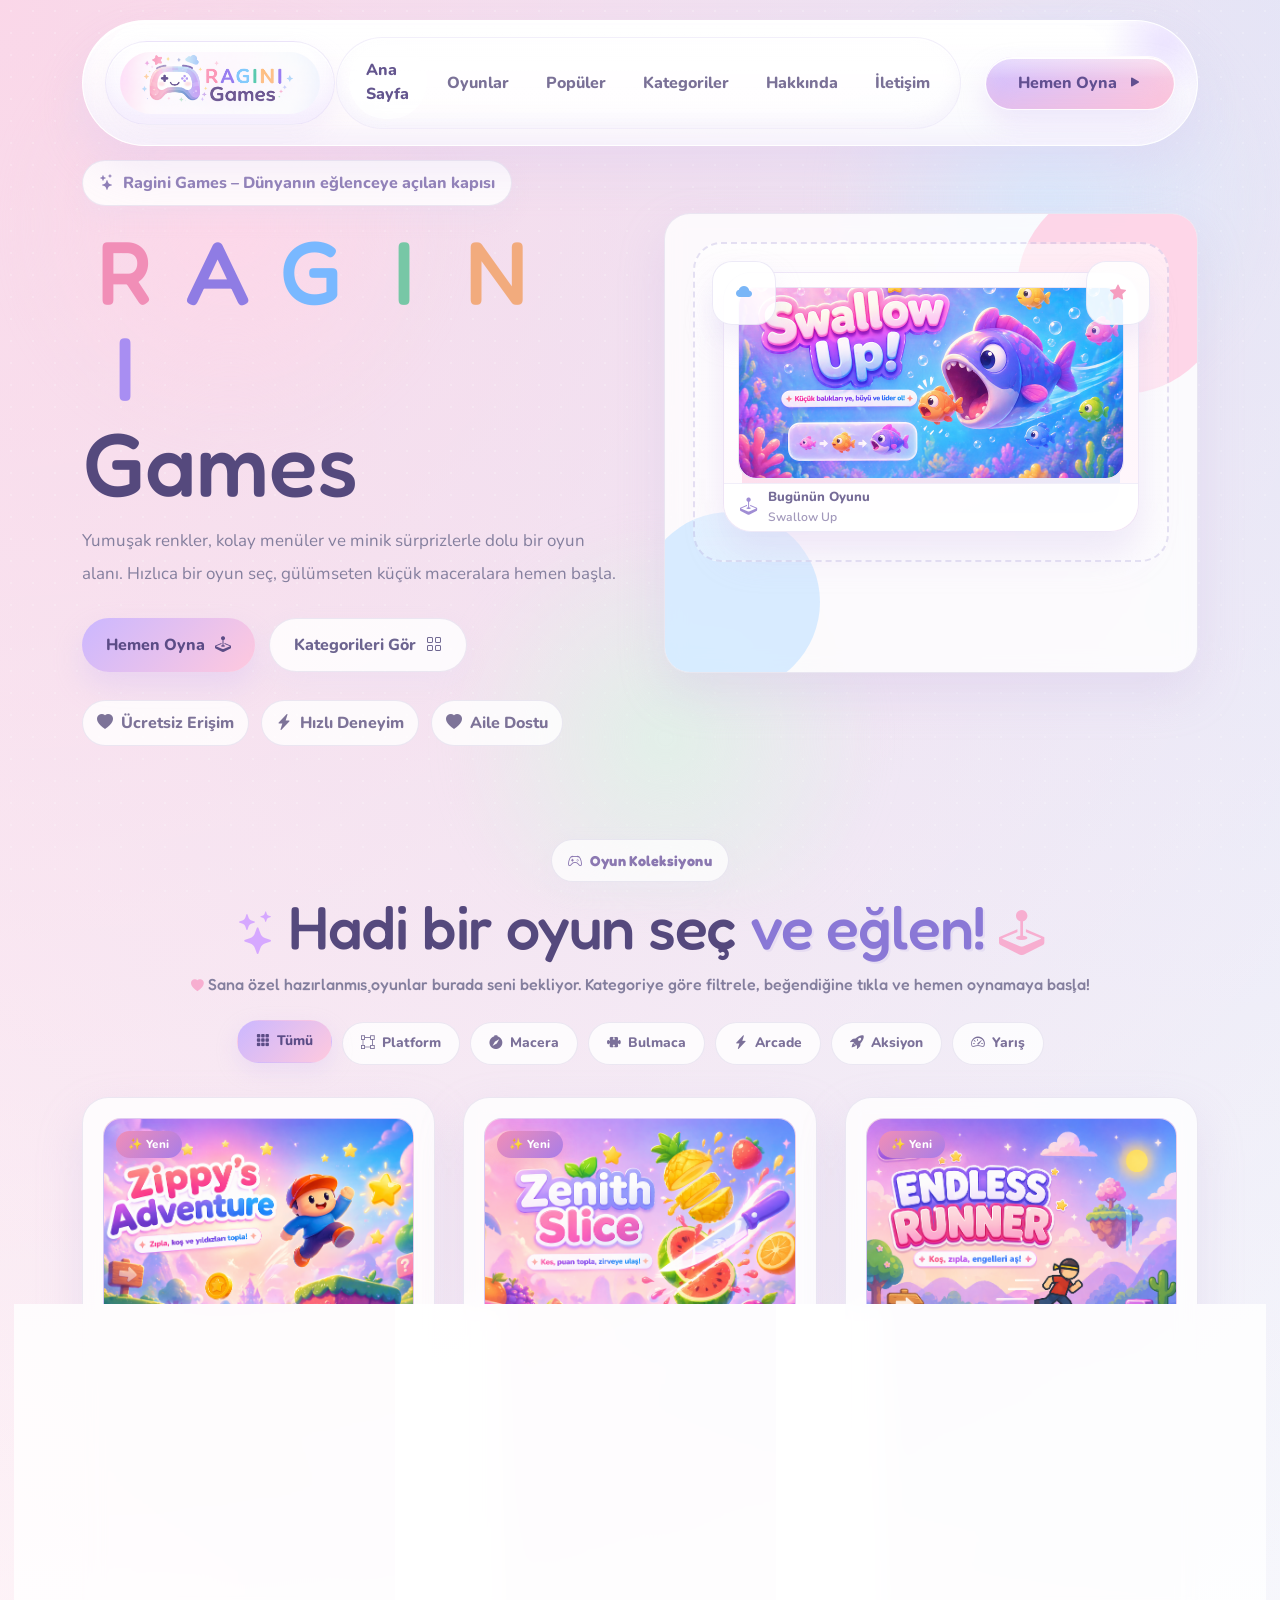
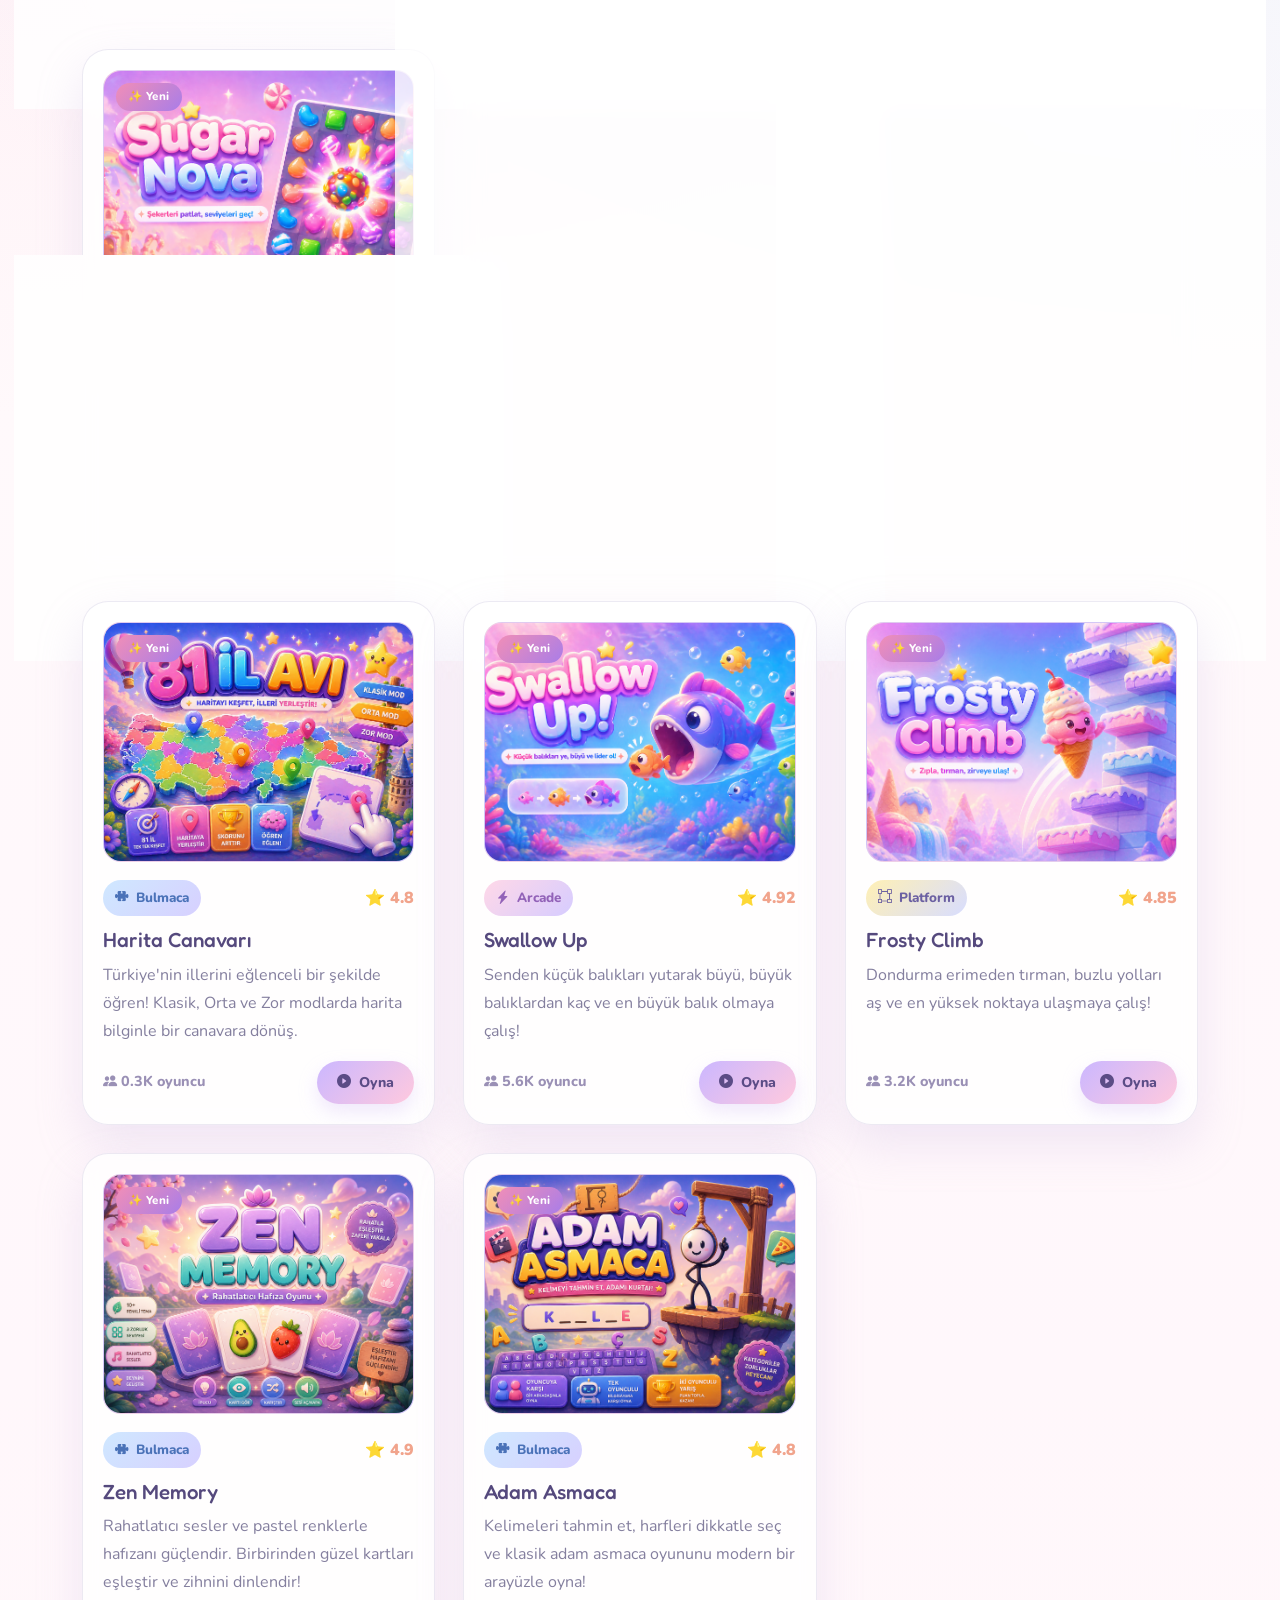
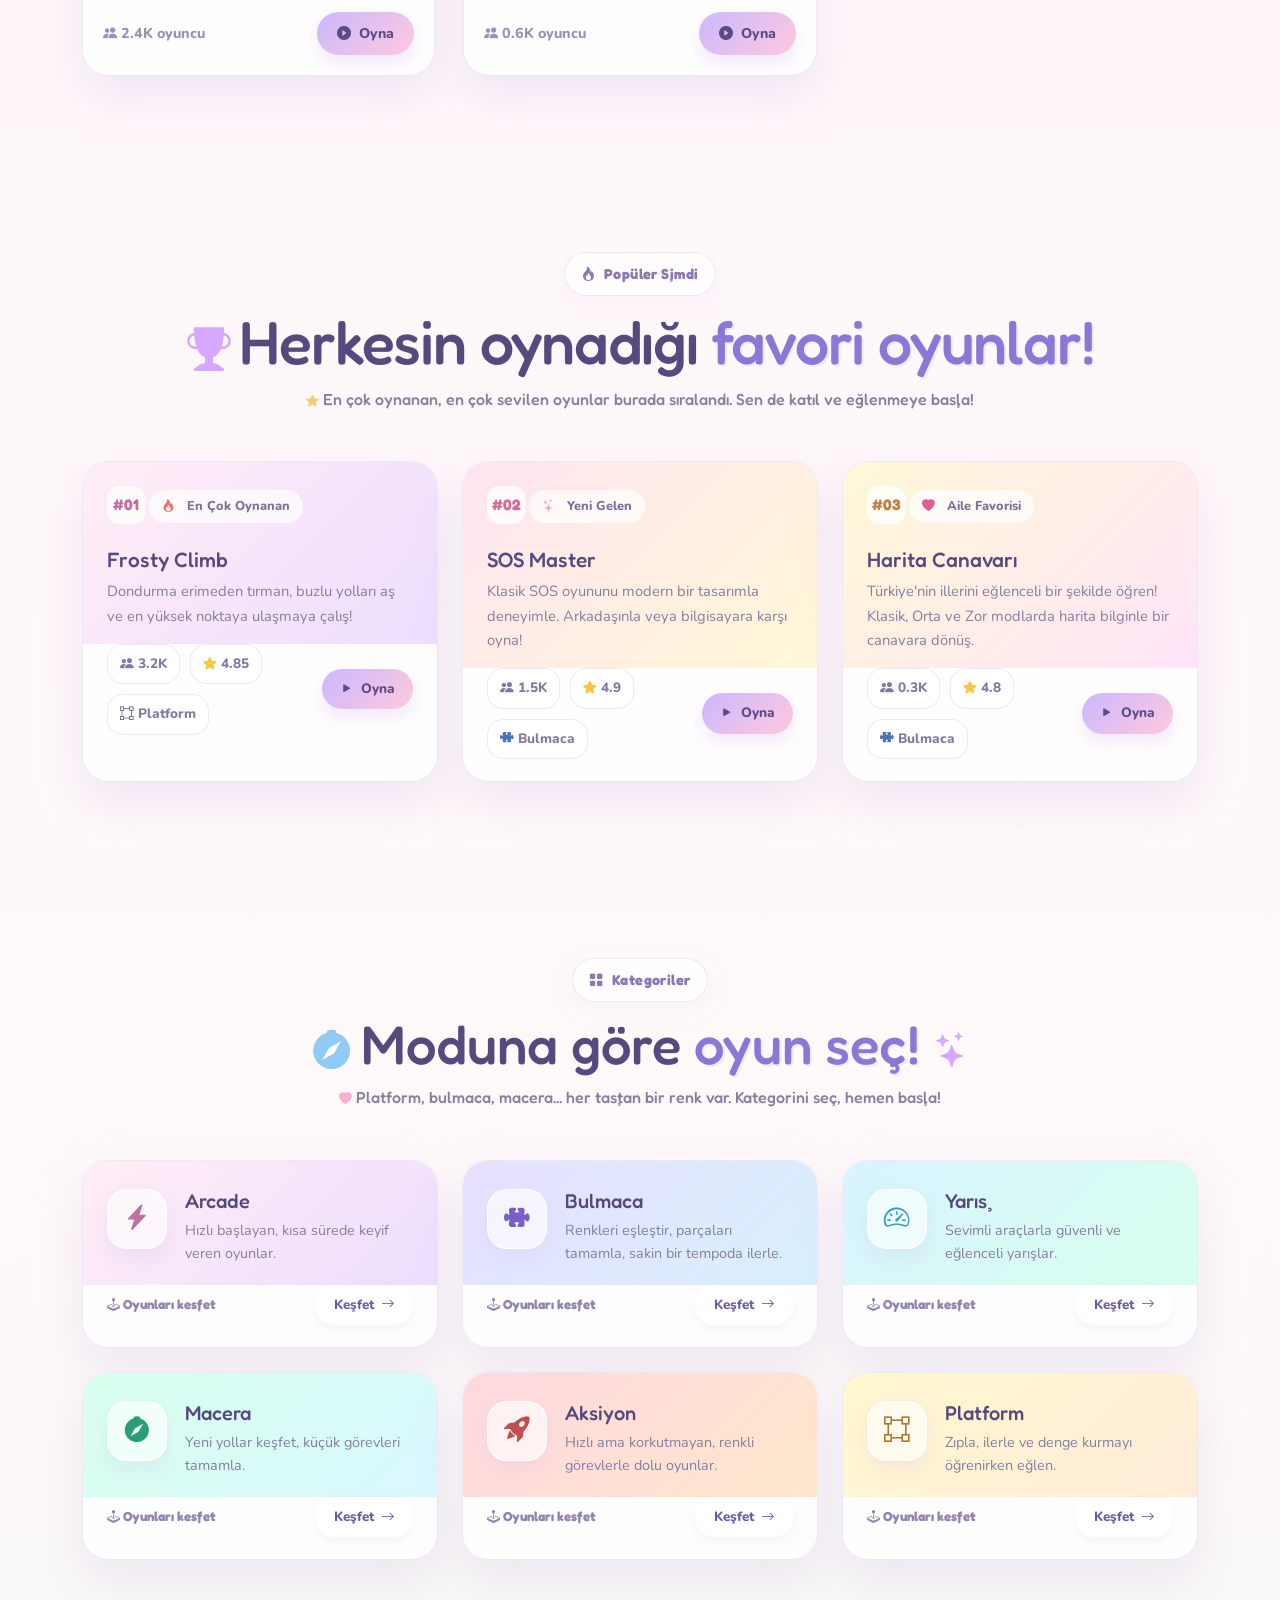
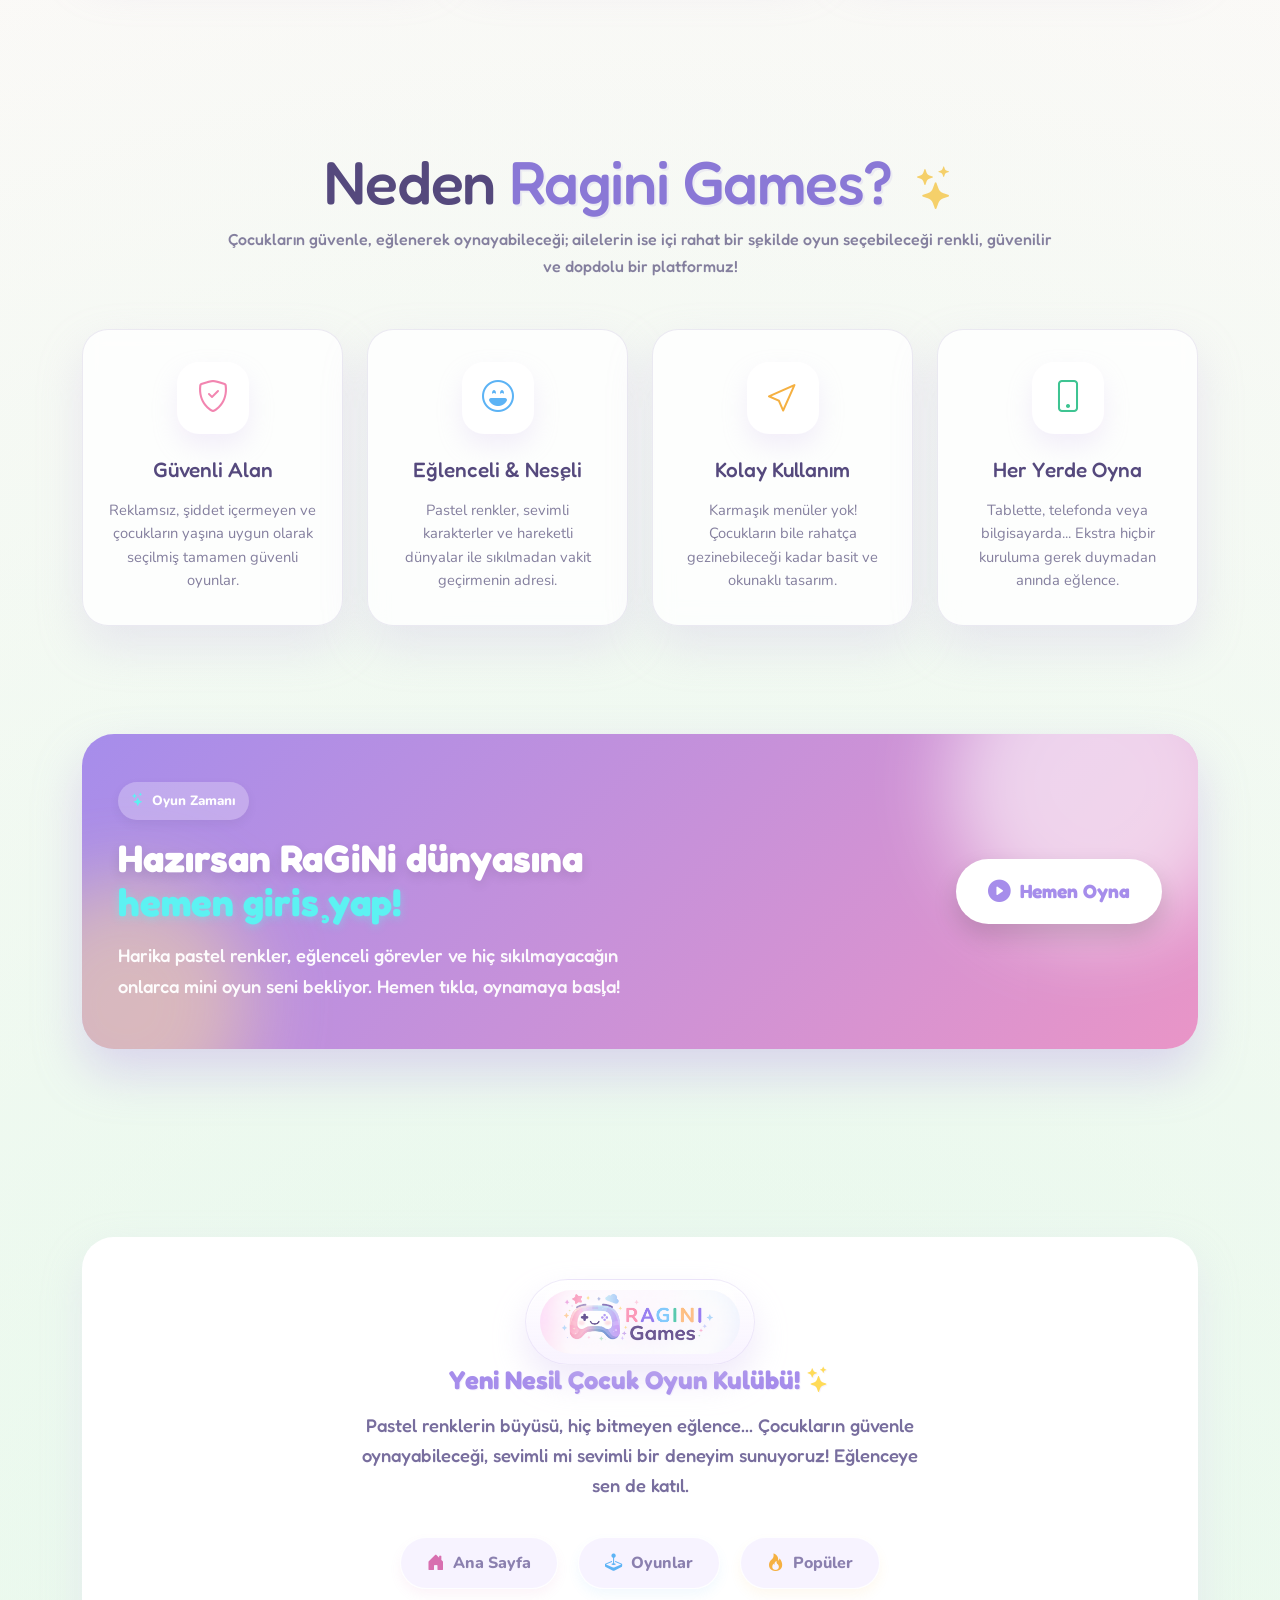
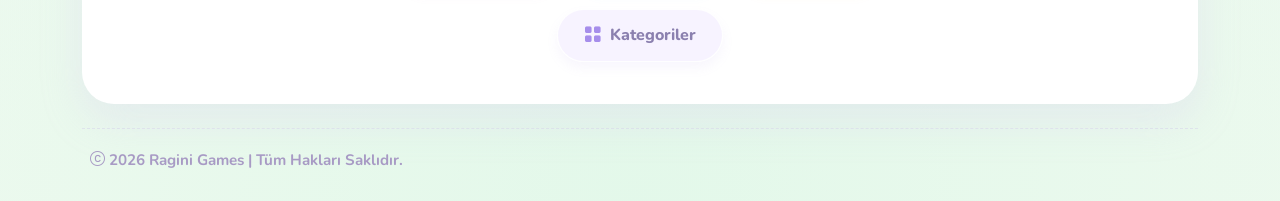
<file: index.html>
<!DOCTYPE html>
<html lang="tr">

<head>
    <meta charset="UTF-8">
    <meta name="viewport" content="width=device-width, initial-scale=1.0">
    <title>Ragini Games | Eğlenceli Oyun Dünyası</title>
    <meta name="description"
        content="Ragini Games ile pastel renklerde, yumuşak tasarımlı ve çocuk dostu 2D oyunları keşfet.">

    <link rel="preconnect" href="https://fonts.googleapis.com">
    <link rel="preconnect" href="https://fonts.gstatic.com" crossorigin>
    <link
        href="https://fonts.googleapis.com/css2?family=Fredoka:wght@400;500;600;700&family=Nunito:wght@400;600;700;800&display=swap"
        rel="stylesheet">
    <link href="https://cdn.jsdelivr.net/npm/bootstrap@5.3.3/dist/css/bootstrap.min.css" rel="stylesheet"
        integrity="sha384-QWTKZyjpPEjISv5WaRU9OFeRpok6YctnYmDr5pNlyT2bRjXh0JMhjY6hW+ALEwIH" crossorigin="anonymous">
    <link rel="stylesheet" href="https://cdn.jsdelivr.net/npm/bootstrap-icons@1.11.3/font/bootstrap-icons.min.css">

    <style>
        :root {
            --bg: #fffaf7;
            --surface: rgba(255, 255, 255, 0.8);
            --surface-strong: #ffffff;
            --text: #4f4a67;
            --heading: #55497d;
            --muted: #847f9e;
            --border: rgba(148, 140, 190, 0.18);
            --pink: #ffc6de;
            --lavender: #d9c8ff;
            --sky: #cfe8ff;
            --mint: #cdf5df;
            --peach: #ffd8bf;
            --yellow: #ffe9a8;
            --shadow: 0 20px 45px rgba(202, 184, 228, 0.28);
            --radius-xl: 34px;
            --radius-lg: 26px;
            --radius-md: 20px;
            --font-heading: "Fredoka", sans-serif;
            --font-body: "Nunito", sans-serif;
        }

        * {
            box-sizing: border-box;
        }

        html {
            scroll-behavior: smooth;
        }

        body {
            margin: 0;
            color: var(--text);
            font-family: var(--font-body);
            background:
                radial-gradient(circle at top left, rgba(255, 198, 222, 0.65), transparent 30%),
                radial-gradient(circle at top right, rgba(207, 232, 255, 0.7), transparent 32%),
                radial-gradient(circle at bottom center, rgba(205, 245, 223, 0.55), transparent 34%),
                linear-gradient(180deg, #fffdfb 0%, #fff7fb 45%, #fefcf7 100%);
            overflow-x: hidden;
        }

        body::before,
        body::after {
            content: "";
            position: fixed;
            inset: 0;
            pointer-events: none;
            z-index: -1;
        }

        body::before {
            background-image: radial-gradient(rgba(255, 255, 255, 0.55) 1px, transparent 1px);
            background-size: 22px 22px;
            opacity: 0.4;
        }

        body::after {
            background:
                radial-gradient(circle at 18% 25%, rgba(255, 214, 232, 0.7), transparent 18%),
                radial-gradient(circle at 82% 22%, rgba(210, 235, 255, 0.65), transparent 18%),
                radial-gradient(circle at 52% 82%, rgba(214, 247, 225, 0.6), transparent 22%);
            filter: blur(16px);
        }

        a {
            color: inherit;
            text-decoration: none;
        }

        section {
            position: relative;
            padding: 88px 0;
        }

        .section-intro {
            max-width: 620px;
            margin-bottom: 32px;
        }

        .section-label {
            display: inline-flex;
            align-items: center;
            gap: 8px;
            padding: 10px 16px;
            border-radius: 999px;
            background: rgba(255, 255, 255, 0.72);
            border: 1px solid var(--border);
            box-shadow: 0 8px 20px rgba(234, 221, 247, 0.22);
            color: #8b78b1;
            font-size: 0.84rem;
            font-weight: 800;
            letter-spacing: 0.03em;
        }

        .section-title {
            margin: 16px 0 12px;
            color: var(--heading);
            font-family: var(--font-heading);
            font-size: clamp(2rem, 4vw, 3.3rem);
            line-height: 1.08;
        }

        .accent {
            color: #8a78d6;
        }

        .section-copy,
        .muted {
            color: var(--muted);
            font-size: 1.02rem;
            line-height: 1.8;
        }

        .soft-card {
            background: var(--surface);
            border: 1px solid var(--border);
            border-radius: var(--radius-lg);
            box-shadow: var(--shadow);
            backdrop-filter: blur(10px);
        }

        .lift {
            transition: transform 0.25s ease, box-shadow 0.25s ease;
        }

        .lift:hover {
            transform: translateY(-6px);
            box-shadow: 0 26px 48px rgba(202, 184, 228, 0.34);
        }

        .btn-soft {
            display: inline-flex;
            align-items: center;
            justify-content: center;
            gap: 10px;
            min-width: 158px;
            padding: 14px 24px;
            border-radius: 999px;
            font-weight: 800;
            border: 0;
            transition: transform 0.2s ease, box-shadow 0.2s ease;
        }

        .btn-soft:hover {
            transform: translateY(-2px);
        }

        .btn-soft.primary {
            background: linear-gradient(135deg, #cbb7ff, #ffc9de);
            color: #5b4c86;
            box-shadow: 0 14px 28px rgba(214, 193, 244, 0.42);
        }

        .btn-soft.secondary {
            background: rgba(255, 255, 255, 0.82);
            color: #6d6590;
            border: 1px solid var(--border);
            box-shadow: 0 10px 24px rgba(226, 218, 245, 0.24);
        }

        .site-navbar {
            padding: 20px 0;
            transition: padding 0.25s ease;
        }

        .site-navbar .nav-shell {
            position: relative;
            display: flex;
            flex-wrap: wrap;
            align-items: center;
            justify-content: space-between;
            gap: 16px 22px;
            background: linear-gradient(180deg, rgba(255, 255, 255, 0.96), rgba(255, 255, 255, 0.82));
            border: 1px solid rgba(255, 255, 255, 0.88);
            border-radius: 999px;
            padding: 16px 22px;
            box-shadow:
                0 24px 44px rgba(214, 198, 239, 0.3),
                inset 0 2px 0 rgba(255, 255, 255, 0.95),
                inset 0 -12px 20px rgba(235, 229, 250, 0.42);
            backdrop-filter: blur(14px);
            overflow: hidden;
            transition: box-shadow 0.25s ease, background 0.25s ease, transform 0.25s ease;
        }

        .site-navbar .nav-shell::before,
        .site-navbar .nav-shell::after {
            content: "";
            position: absolute;
            pointer-events: none;
            border-radius: 999px;
        }

        .site-navbar .nav-shell::before {
            inset: 4px 90px auto 26px;
            height: 46%;
            background: linear-gradient(180deg, rgba(255, 255, 255, 0.95), rgba(255, 255, 255, 0));
            opacity: 0.9;
        }

        .site-navbar .nav-shell::after {
            width: 116px;
            height: 116px;
            right: -26px;
            top: -38px;
            background: radial-gradient(circle, rgba(217, 200, 255, 0.5), rgba(217, 200, 255, 0.08) 60%, transparent 70%);
            filter: blur(4px);
        }

        .site-navbar.scrolled {
            padding: 14px 0;
        }

        .site-navbar.scrolled .nav-shell {
            background: linear-gradient(180deg, rgba(255, 255, 255, 0.98), rgba(252, 249, 255, 0.9));
            box-shadow:
                0 22px 38px rgba(207, 192, 232, 0.34),
                inset 0 2px 0 rgba(255, 255, 255, 0.98),
                inset 0 -10px 18px rgba(236, 231, 249, 0.46);
        }

        .brand-mark {
            display: flex;
            align-items: center;
            gap: 12px;
            color: var(--heading);
            font-family: var(--font-heading);
            font-size: 1.15rem;
        }

        .brand-badge {
            width: 46px;
            height: 46px;
            display: inline-flex;
            align-items: center;
            justify-content: center;
            border-radius: 16px;
            background: linear-gradient(135deg, var(--lavender), var(--pink));
            color: #64568b;
            box-shadow: 0 10px 24px rgba(214, 196, 242, 0.42);
        }

        .brand-mark small {
            display: block;
            margin-top: 2px;
            color: #9a91b3;
            font-family: var(--font-body);
            font-size: 0.78rem;
            font-weight: 700;
        }

        .header-brand {
            position: relative;
            z-index: 1;
            display: flex;
            align-items: center;
            gap: 0;
            min-width: 0;
            flex: 0 0 auto;
            margin-right: auto;
        }

        .header-logo-shell {
            position: relative;
            display: inline-flex;
            align-items: center;
            justify-content: center;
            width: clamp(190px, 18vw, 250px);
            padding: 10px 14px;
            border-radius: 999px;
            background: linear-gradient(180deg, rgba(255, 255, 255, 0.98), rgba(247, 241, 255, 0.88));
            border: 1px solid rgba(204, 192, 235, 0.3);
            box-shadow:
                0 12px 26px rgba(217, 203, 242, 0.22),
                inset 0 2px 0 rgba(255, 255, 255, 0.96),
                inset 0 -10px 14px rgba(240, 232, 251, 0.48);
            overflow: hidden;
        }

        .header-logo-shell::before {
            content: "";
            position: absolute;
            inset: 4px 18px auto;
            height: 48%;
            border-radius: 999px;
            background: linear-gradient(180deg, rgba(255, 255, 255, 0.92), rgba(255, 255, 255, 0));
            opacity: 0.9;
        }

        .header-logo-img {
            position: relative;
            z-index: 1;
            display: block;
            width: 100%;
            height: 62px;
            object-fit: cover;
            object-position: center;
            border-radius: 999px;
        }

        .navbar-toggler {
            border: 0;
            position: relative;
            z-index: 1;
            background: linear-gradient(180deg, rgba(255, 255, 255, 0.96), rgba(238, 230, 250, 0.88));
            border-radius: 18px;
            padding: 11px 13px;
            color: #6b618e;
            box-shadow:
                0 10px 20px rgba(217, 201, 242, 0.28),
                inset 0 2px 0 rgba(255, 255, 255, 0.98);
        }

        #mainNav {
            position: relative;
            z-index: 1;
            flex-basis: 100%;
        }

        .nav-links-bubble {
            gap: 2px;
        }

        .navbar-nav .nav-link {
            position: relative;
            color: #7a7197;
            font-weight: 800;
            padding: 0.8rem 1.1rem !important;
            border-radius: 999px;
            transition: color 0.2s ease, transform 0.2s ease, background 0.2s ease;
        }

        .navbar-nav .nav-link:hover,
        .navbar-nav .nav-link.active {
            color: #63558e;
            background: rgba(255, 255, 255, 0.68);
            transform: translateY(-1px);
        }

        .nav-cta {
            position: relative;
            z-index: 1;
            min-width: 190px;
            padding-inline: 28px;
            border: 1px solid rgba(255, 255, 255, 0.92);
            background:
                linear-gradient(180deg, rgba(255, 255, 255, 0.42), rgba(255, 255, 255, 0) 42%),
                linear-gradient(135deg, #d2bfff, #ffc8dc);
            color: #614f90;
            box-shadow:
                0 16px 28px rgba(214, 193, 244, 0.34),
                inset 0 2px 0 rgba(255, 255, 255, 0.96),
                inset 0 -10px 16px rgba(243, 182, 217, 0.28),
                inset 0 12px 18px rgba(255, 255, 255, 0.16);
        }

        .nav-cta:hover {
            box-shadow:
                0 18px 32px rgba(214, 193, 244, 0.42),
                inset 0 2px 0 rgba(255, 255, 255, 0.98),
                inset 0 -10px 16px rgba(243, 182, 217, 0.32),
                inset 0 12px 18px rgba(255, 255, 255, 0.2);
        }

        @media (min-width: 992px) {
            .site-navbar .nav-shell {
                flex-wrap: nowrap;
            }

            #mainNav {
                flex-basis: auto;
                flex-grow: 1;
                display: flex !important;
                align-items: center;
                justify-content: flex-end;
                gap: 14px;
                min-width: 0;
            }

            .nav-links-bubble {
                margin-left: auto;
                margin-right: 10px;
                padding: 8px 12px;
                border-radius: 999px;
                background: linear-gradient(180deg, rgba(255, 255, 255, 0.74), rgba(255, 255, 255, 0.56));
                border: 1px solid rgba(200, 188, 232, 0.24);
                box-shadow:
                    inset 0 2px 0 rgba(255, 255, 255, 0.92),
                    inset 0 -10px 16px rgba(237, 231, 249, 0.42);
            }
        }

        .hero {
            padding-top: 160px;
            padding-bottom: 88px;
        }

        .hero-note {
            display: inline-flex;
            align-items: center;
            gap: 8px;
            padding: 10px 16px;
            border-radius: 999px;
            background: rgba(255, 255, 255, 0.86);
            border: 1px solid var(--border);
            color: #8d7db5;
            font-weight: 800;
            box-shadow: 0 10px 24px rgba(227, 217, 243, 0.24);
        }

        .hero-title {
            margin: 22px 0 18px;
            color: var(--heading);
            font-family: var(--font-heading);
            font-size: clamp(2.8rem, 7vw, 5.6rem);
            line-height: 0.98;
        }

        .bounce-word {
            display: flex;
            flex-wrap: wrap;
            gap: 8px;
            margin-bottom: 8px;
        }

        .bounce-word span {
            display: inline-flex;
            align-items: center;
            justify-content: center;
            min-width: 0.95em;
            animation: hop 1.9s ease-in-out infinite;
            animation-delay: calc(var(--i) * 0.12s);
            transform-origin: center bottom;
        }

        .bounce-word span:nth-child(1) {
            color: #f18eb7;
        }

        .bounce-word span:nth-child(2) {
            color: #8f7ce4;
        }

        .bounce-word span:nth-child(3) {
            color: #79b8ff;
        }

        .bounce-word span:nth-child(4) {
            color: #77c7a6;
        }

        .bounce-word span:nth-child(5) {
            color: #f2ab7d;
        }

        .bounce-word span:nth-child(6) {
            color: #a88ef2;
        }

        .hero-subtitle {
            max-width: 560px;
            color: var(--muted);
            font-size: 1.06rem;
            line-height: 1.9;
        }

        .hero-actions {
            display: flex;
            flex-wrap: wrap;
            gap: 14px;
            margin-top: 28px;
        }

        .hero-pills {
            display: flex;
            flex-wrap: wrap;
            gap: 12px;
            margin-top: 28px;
        }

        .hero-pill {
            display: inline-flex;
            align-items: center;
            gap: 8px;
            padding: 10px 14px;
            border-radius: 999px;
            background: rgba(255, 255, 255, 0.8);
            border: 1px solid var(--border);
            color: #7d7398;
            font-weight: 800;
        }

        .hero-art {
            position: relative;
            min-height: 480px;
        }

        .play-panel {
            position: relative;
            padding: 28px;
            min-height: 460px;
            overflow: hidden;
        }

        .play-panel::before,
        .play-panel::after {
            content: "";
            position: absolute;
            border-radius: 50%;
            z-index: 0;
        }

        .play-panel::before {
            width: 210px;
            height: 210px;
            background: rgba(255, 198, 222, 0.7);
            top: -30px;
            right: -30px;
        }

        .play-panel::after {
            width: 180px;
            height: 180px;
            background: rgba(207, 232, 255, 0.8);
            bottom: -20px;
            left: -25px;
        }

        .toy-stage {
            position: relative;
            z-index: 1;
            width: 100%;
            height: 100%;
            border-radius: 28px;
            background: linear-gradient(180deg, rgba(255, 255, 255, 0.55), rgba(255, 255, 255, 0.25));
            border: 2px dashed rgba(163, 151, 213, 0.28);
            padding: 28px;
            display: flex;
            align-items: center;
            justify-content: center;
        }

        .toy-console {
            position: relative;
            width: min(100%, 420px);
            aspect-ratio: 16 / 10;
            border-radius: 28px;
            background: linear-gradient(145deg, #ffffff, #fff5fb);
            box-shadow: 0 22px 36px rgba(212, 195, 235, 0.35);
            border: 1px solid rgba(192, 181, 228, 0.28);
        }

        .toy-console::before {
            content: "";
            position: absolute;
            inset: 18px;
            border-radius: 28px;
            background: linear-gradient(160deg, var(--lavender), var(--pink), var(--sky));
            opacity: 0.55;
        }

        .toy-screen,
        .toy-cloud,
        .toy-star,
        .toy-coin,
        .toy-badge {
            position: absolute;
            z-index: 2;
        }

        .toy-screen {
            top: 14px;
            left: 14px;
            right: 14px;
            bottom: 52px;
            border-radius: 18px;
            background: linear-gradient(180deg, #fefeff, #fff6fb);
            border: 1px solid rgba(180, 170, 223, 0.26);
            display: flex;
            align-items: center;
            justify-content: center;
            overflow: hidden;
            box-shadow: inset 0 0 0 6px rgba(255, 255, 255, 0.45);
        }

        .toy-screen i {
            font-size: 4rem;
            color: #8d7cdf;
        }

        .toy-cloud,
        .toy-star,
        .toy-coin {
            width: 64px;
            height: 64px;
            border-radius: 20px;
            background: rgba(255, 255, 255, 0.9);
            border: 1px solid rgba(196, 186, 228, 0.3);
            display: flex;
            align-items: center;
            justify-content: center;
            box-shadow: 0 16px 26px rgba(221, 208, 242, 0.34);
        }

        .toy-cloud {
            top: -12px;
            left: -12px;
            color: #7ab6f7;
            z-index: 3;
        }

        .toy-star {
            top: -12px;
            right: -12px;
            color: #f59dbf;
            z-index: 3;
        }

        .toy-coin {
            display: none;
        }

        .toy-badge {
            bottom: 0;
            left: 0;
            right: 0;
            height: 48px;
            padding: 8px 16px;
            border-radius: 0 0 28px 28px;
            background: rgba(255, 255, 255, 0.95);
            border-top: 1px solid rgba(190, 178, 229, 0.22);
            display: flex;
            align-items: center;
            gap: 10px;
            color: #756b97;
            font-weight: 800;
            font-size: 0.82rem;
        }

        .toy-badge small {
            display: block;
            color: #a298bb;
            font-size: 0.76rem;
            font-weight: 600;
        }

        .float-soft {
            animation: bob 4.6s ease-in-out infinite;
        }

        .game-card,
        .trend-card,
        .why-card,
        .category-card {
            height: 100%;
            padding: 20px;
        }

        /* ── Game Grid & Cards ── */
        .games-grid {
            display: grid;
            grid-template-columns: repeat(auto-fill, minmax(320px, 1fr));
            gap: 28px;
        }

        .game-card {
            position: relative;
            border-radius: var(--radius-lg);
            overflow: hidden;
            display: flex;
            flex-direction: column;
            transition: transform 0.28s ease, box-shadow 0.28s ease;
        }

        .game-card:hover {
            transform: translateY(-8px);
            box-shadow: 0 32px 56px rgba(202, 184, 228, 0.38);
        }

        .game-thumb {
            position: relative;
            height: 240px;
            border-radius: 18px;
            margin-bottom: 18px;
            overflow: hidden;
            border: 1px solid rgba(183, 171, 223, 0.22);
            background: linear-gradient(135deg, #ffd8e8, #d6ccff);
        }

        .game-thumb img {
            width: 100%;
            height: 100%;
            object-fit: cover;
            object-position: top center;
            display: block;
            transition: transform 0.4s ease;
        }

        .game-card:hover .game-thumb img {
            transform: scale(1.05);
        }

        .game-thumb-placeholder {
            width: 100%;
            height: 100%;
            display: flex;
            align-items: center;
            justify-content: center;
            flex-direction: column;
            gap: 10px;
        }

        .game-thumb-placeholder i {
            font-size: 3.5rem;
            color: rgba(102, 89, 150, 0.7);
        }

        .thumb-1 {
            background: linear-gradient(135deg, #ffd8e8, #d6ccff);
        }

        .thumb-2 {
            background: linear-gradient(135deg, #ffe0c9, #fff1b7);
        }

        .thumb-3 {
            background: linear-gradient(135deg, #cfe8ff, #d7d0ff);
        }

        .thumb-4 {
            background: linear-gradient(135deg, #c8f3dd, #d8f0ff);
        }

        .thumb-5 {
            background: linear-gradient(135deg, #ffd7c6, #ffd8ef);
        }

        .thumb-6 {
            background: linear-gradient(135deg, #fff0b5, #d8ddff);
        }

        .game-badge-new {
            position: absolute;
            top: 12px;
            left: 12px;
            padding: 5px 12px;
            border-radius: 999px;
            background: linear-gradient(135deg, #f18eb7, #a97de8);
            color: #fff;
            font-size: 0.72rem;
            font-weight: 800;
            letter-spacing: 0.04em;
            box-shadow: 0 6px 14px rgba(241, 142, 183, 0.38);
            z-index: 2;
        }

        /* ── Today's Game Banner ── */
        .todays-game-banner {
            position: relative;
            border-radius: var(--radius-xl);
            overflow: hidden;
            cursor: pointer;
            transition: transform 0.28s ease, box-shadow 0.28s ease;
            display: block;
            text-decoration: none;
        }

        .todays-game-banner:hover {
            transform: translateY(-6px);
            box-shadow: 0 36px 64px rgba(180, 160, 220, 0.4);
        }

        .todays-game-inner {
            position: relative;
            min-height: 340px;
            display: flex;
            align-items: flex-end;
            overflow: hidden;
            border-radius: var(--radius-xl);
        }

        .todays-game-img {
            position: absolute;
            inset: 0;
            width: 100%;
            height: 100%;
            object-fit: cover;
            object-position: center;
            transition: transform 0.5s ease;
        }

        .todays-game-banner:hover .todays-game-img {
            transform: scale(1.04);
        }

        .todays-game-overlay {
            position: absolute;
            inset: 0;
            background: linear-gradient(to top, rgba(60, 40, 90, 0.85) 0%, rgba(60, 40, 90, 0.2) 55%, transparent 100%);
        }

        .todays-game-content {
            position: relative;
            z-index: 2;
            padding: 32px;
            width: 100%;
        }

        .todays-label {
            display: inline-flex;
            align-items: center;
            gap: 8px;
            padding: 8px 16px;
            border-radius: 999px;
            background: rgba(255, 255, 255, 0.2);
            border: 1px solid rgba(255, 255, 255, 0.35);
            backdrop-filter: blur(8px);
            color: #fff;
            font-size: 0.82rem;
            font-weight: 800;
            margin-bottom: 14px;
        }

        .todays-game-title {
            font-family: var(--font-heading);
            font-size: clamp(1.6rem, 3.5vw, 2.6rem);
            color: #fff;
            margin-bottom: 8px;
            line-height: 1.1;
        }

        .todays-game-category {
            color: rgba(255, 255, 255, 0.78);
            font-weight: 700;
            font-size: 0.9rem;
            margin-bottom: 20px;
        }

        .todays-game-play {
            display: inline-flex;
            align-items: center;
            gap: 10px;
            padding: 13px 26px;
            border-radius: 999px;
            background: linear-gradient(135deg, #cbb7ff, #ffc9de);
            color: #5b4c86;
            font-weight: 800;
            font-size: 0.95rem;
            box-shadow: 0 10px 26px rgba(214, 193, 244, 0.5);
            transition: transform 0.2s ease, box-shadow 0.2s ease;
        }

        .todays-game-play:hover {
            transform: translateY(-2px);
            box-shadow: 0 16px 32px rgba(214, 193, 244, 0.6);
        }

        /* placeholder bg for today's game when no image */
        .todays-placeholder-bg {
            position: absolute;
            inset: 0;
            background: linear-gradient(135deg, #d6ccff 0%, #ffd8e8 60%, #cfe8ff 100%);
        }

        /* ── Category Filter Tabs ── */
        .cat-filter-bar {
            display: flex;
            flex-wrap: wrap;
            gap: 10px;
            margin-bottom: 32px;
        }

        .cat-filter-btn {
            display: inline-flex;
            align-items: center;
            gap: 7px;
            padding: 10px 18px;
            border-radius: 999px;
            border: 1.5px solid var(--border);
            background: rgba(255, 255, 255, 0.8);
            color: #7b7099;
            font-weight: 800;
            font-size: 0.86rem;
            cursor: pointer;
            transition: all 0.22s ease;
        }

        .cat-filter-btn:hover,
        .cat-filter-btn.active {
            background: linear-gradient(135deg, #cbb7ff, #ffc9de);
            border-color: transparent;
            color: #5b4c86;
            box-shadow: 0 8px 20px rgba(214, 193, 244, 0.34);
            transform: translateY(-2px);
        }

        /* ── Play Button on Card ── */
        .btn-play {
            display: inline-flex;
            align-items: center;
            gap: 8px;
            padding: 11px 20px;
            border-radius: 999px;
            background: linear-gradient(135deg, #cbb7ff, #ffc9de);
            color: #5b4c86;
            font-weight: 800;
            font-size: 0.88rem;
            border: none;
            cursor: pointer;
            transition: transform 0.2s ease, box-shadow 0.2s ease;
            text-decoration: none;
            box-shadow: 0 8px 18px rgba(214, 193, 244, 0.36);
        }

        .btn-play:hover {
            transform: translateY(-2px);
            box-shadow: 0 14px 28px rgba(214, 193, 244, 0.46);
            color: #5b4c86;
        }

        .thumb-icon,
        .thumb-mini {
            position: absolute;
            color: rgba(102, 89, 150, 0.82);
        }

        .thumb-icon {
            left: 24px;
            bottom: 24px;
            font-size: 3.25rem;
        }

        .thumb-mini {
            right: 22px;
            top: 18px;
            font-size: 1.35rem;
        }

        .meta-row {
            display: flex;
            align-items: center;
            justify-content: space-between;
            gap: 12px;
            margin-bottom: 12px;
        }

        .pill {
            display: inline-flex;
            align-items: center;
            gap: 8px;
            padding: 8px 12px;
            border-radius: 999px;
            background: rgba(255, 255, 255, 0.82);
            border: 1px solid var(--border);
            color: #7b7099;
            font-size: 0.84rem;
            font-weight: 800;
        }

        .score {
            color: #f1a48c;
            font-weight: 900;
        }

        .game-card h3,
        .trend-card h3,
        .category-card h3,
        .why-card h3 {
            color: var(--heading);
            font-family: var(--font-heading);
            font-size: 1.32rem;
            margin-bottom: 10px;
        }

        .game-card p,
        .trend-card p,
        .category-card p,
        .why-card p {
            color: var(--muted);
            line-height: 1.75;
            margin-bottom: 16px;
        }

        .card-bottom {
            display: flex;
            align-items: center;
            justify-content: space-between;
            gap: 12px;
        }

        .small-link {
            display: inline-flex;
            align-items: center;
            gap: 8px;
            padding: 10px 14px;
            border-radius: 999px;
            background: #ffffff;
            border: 1px solid var(--border);
            color: #756b97;
            font-weight: 800;
        }

        .tiny-note {
            color: #9a90b5;
            font-weight: 800;
            font-size: 0.9rem;
        }

        .trend-card {
            display: flex;
            flex-direction: column;
            gap: 0;
            align-items: stretch;
            padding: 0;
            overflow: hidden;
            border-radius: var(--radius-lg);
            transition: transform 0.28s ease, box-shadow 0.28s ease;
        }

        .trend-card:hover {
            transform: translateY(-8px);
            box-shadow: 0 32px 56px rgba(202, 184, 228, 0.4);
        }

        .trend-card-top {
            padding: 24px 24px 16px;
            position: relative;
        }

        .trend-card-bottom {
            padding: 0 24px 22px;
            display: flex;
            align-items: center;
            justify-content: space-between;
            gap: 12px;
        }

        .trend-num {
            display: inline-flex;
            align-items: center;
            justify-content: center;
            width: 38px;
            height: 38px;
            border-radius: 12px;
            font-family: var(--font-heading);
            font-size: 0.95rem;
            font-weight: 900;
            margin-bottom: 14px;
        }

        .trend-play-btn {
            display: inline-flex;
            align-items: center;
            gap: 7px;
            padding: 10px 18px;
            border-radius: 999px;
            background: linear-gradient(135deg, #cbb7ff, #ffc9de);
            color: #5b4c86;
            font-weight: 800;
            font-size: 0.85rem;
            border: none;
            cursor: pointer;
            text-decoration: none;
            transition: transform 0.2s, box-shadow 0.2s;
            box-shadow: 0 8px 18px rgba(214, 193, 244, 0.35);
            white-space: nowrap;
        }

        .trend-play-btn:hover {
            transform: translateY(-2px);
            box-shadow: 0 14px 28px rgba(214, 193, 244, 0.48);
            color: #5b4c86;
        }

        .trend-stats {
            display: flex;
            flex-wrap: wrap;
            gap: 10px;
            margin-top: 12px;
        }

        .trend-chip {
            padding: 9px 12px;
            border-radius: 16px;
            background: rgba(255, 255, 255, 0.85);
            border: 1px solid var(--border);
            color: #83789f;
            font-weight: 800;
            font-size: 0.85rem;
        }

        /* ── Category Cards ── */
        .category-card {
            position: relative;
            border-radius: var(--radius-lg);
            overflow: hidden;
            padding: 0;
            transition: transform 0.28s ease, box-shadow 0.28s ease;
            display: flex;
            flex-direction: column;
        }

        .category-card:hover {
            transform: translateY(-8px);
            box-shadow: 0 28px 52px rgba(200, 180, 230, 0.4);
        }

        .cat-card-top {
            padding: 28px 24px 20px;
            display: flex;
            align-items: flex-start;
            gap: 18px;
        }

        .cat-icon-wrap {
            flex-shrink: 0;
            width: 60px;
            height: 60px;
            border-radius: 20px;
            display: flex;
            align-items: center;
            justify-content: center;
            font-size: 1.6rem;
            background: rgba(255, 255, 255, 0.65);
            border: 1px solid rgba(255, 255, 255, 0.9);
            box-shadow: 0 8px 20px rgba(200, 180, 230, 0.22);
            transition: transform 0.25s ease;
        }

        .category-card:hover .cat-icon-wrap {
            transform: scale(1.12) rotate(-5deg);
        }

        .cat-card-bottom {
            padding: 0 24px 22px;
            margin-top: auto;
            display: flex;
            align-items: center;
            justify-content: space-between;
        }

        .cat-count-badge {
            font-family: var(--font-heading);
            font-size: 0.82rem;
            font-weight: 700;
            color: rgba(100, 80, 140, 0.7);
        }

        .cat-explore-btn {
            display: inline-flex;
            align-items: center;
            gap: 7px;
            padding: 9px 18px;
            border-radius: 999px;
            background: rgba(255, 255, 255, 0.8);
            border: 1.5px solid rgba(255, 255, 255, 0.95);
            color: #6b58a8;
            font-weight: 800;
            font-size: 0.84rem;
            text-decoration: none;
            transition: all 0.22s ease;
            box-shadow: 0 4px 12px rgba(200, 180, 230, 0.18);
            white-space: nowrap;
        }

        .cat-explore-btn:hover {
            background: rgba(255, 255, 255, 1);
            color: #5b4c86;
            box-shadow: 0 8px 22px rgba(200, 180, 230, 0.35);
            transform: translateX(3px);
        }

        /* ── Why Ragini Cards ── */
        .why-card {
            position: relative;
            padding: 32px 24px;
            border-radius: var(--radius-lg);
            text-align: center;
            overflow: hidden;
            z-index: 1;
            transition: all 0.3s cubic-bezier(0.4, 0, 0.2, 1);
            display: flex;
            flex-direction: column;
            align-items: center;
            justify-content: center;
            gap: 16px;
        }

        .why-card::before {
            content: "";
            position: absolute;
            inset: 0;
            border-radius: var(--radius-lg);
            z-index: -1;
            opacity: 0;
            transition: opacity 0.3s ease;
        }

        .why-card:hover {
            transform: translateY(-10px) scale(1.02);
            border-color: transparent;
        }

        .why-card:hover::before {
            opacity: 1;
        }

        .why-icon-box {
            width: 72px;
            height: 72px;
            border-radius: 22px;
            display: flex;
            align-items: center;
            justify-content: center;
            font-size: 2rem;
            margin-bottom: 8px;
            background: #ffffff;
            box-shadow: 0 12px 24px rgba(210, 190, 240, 0.25);
            transition: transform 0.4s cubic-bezier(0.34, 1.56, 0.64, 1);
        }

        .why-card:hover .why-icon-box {
            transform: scale(1.15) rotate(8deg);
        }

        /* Unique card hover gradients */
        .why-card.color-1:hover {
            box-shadow: 0 20px 40px rgba(255, 180, 210, 0.3);
        }

        .why-card.color-1::before {
            background: linear-gradient(135deg, #fff0f6, #ffe0ec);
        }

        .why-card.color-1 .why-icon-box {
            color: #f285b0;
        }

        .why-card.color-2:hover {
            box-shadow: 0 20px 40px rgba(180, 220, 255, 0.3);
        }

        .why-card.color-2::before {
            background: linear-gradient(135deg, #f0f8ff, #d8eeff);
        }

        .why-card.color-2 .why-icon-box {
            color: #5cb3f5;
        }

        .why-card.color-3:hover {
            box-shadow: 0 20px 40px rgba(255, 230, 150, 0.3);
        }

        .why-card.color-3::before {
            background: linear-gradient(135deg, #fffdf0, #ffebd0);
        }

        .why-card.color-3 .why-icon-box {
            color: #f5b041;
        }

        .why-card.color-4:hover {
            box-shadow: 0 20px 40px rgba(180, 240, 210, 0.3);
        }

        .why-card.color-4::before {
            background: linear-gradient(135deg, #f0fff8, #d8f7e8);
        }

        .why-card.color-4 .why-icon-box {
            color: #3ec492;
        }

        .cta-panel {
            padding: 48px 36px;
            position: relative;
            overflow: hidden;
            border-radius: 32px;
            background: linear-gradient(135deg, #a68deb, #e995c7);
            box-shadow: 0 24px 48px rgba(180, 150, 230, 0.35);
            text-align: left;
            z-index: 1;
        }

        .cta-bg-shape1,
        .cta-bg-shape2 {
            position: absolute;
            border-radius: 50%;
            z-index: -1;
            filter: blur(40px);
            opacity: 0.6;
        }

        .cta-bg-shape1 {
            width: 300px;
            height: 300px;
            background: #fff;
            top: -100px;
            right: -50px;
            animation: float 8s ease-in-out infinite alternate;
        }

        .cta-bg-shape2 {
            width: 250px;
            height: 250px;
            background: rgba(255, 230, 150, 0.8);
            bottom: -80px;
            left: -80px;
            animation: float 10s ease-in-out infinite alternate-reverse;
        }

        .cta-title {
            color: #ffffff;
            font-family: var(--font-heading);
            font-size: clamp(2.2rem, 4.5vw, 3.4rem);
            line-height: 1.15;
            margin-bottom: 16px;
            text-shadow: 0 4px 12px rgba(0, 0, 0, 0.1);
        }

        .cta-text {
            color: rgba(255, 255, 255, 0.9);
            font-size: 1.05rem;
            line-height: 1.7;
            font-weight: 500;
        }

        .btn-cta-play {
            display: inline-flex;
            align-items: center;
            gap: 10px;
            padding: 16px 32px;
            background: #ffffff;
            color: #a68deb;
            border-radius: 99px;
            font-family: var(--font-heading);
            font-size: 1.2rem;
            font-weight: 800;
            text-decoration: none;
            box-shadow: 0 12px 24px rgba(0, 0, 0, 0.15);
            transition: all 0.3s cubic-bezier(0.34, 1.56, 0.64, 1);
        }

        .btn-cta-play:hover {
            transform: scale(1.08) translateY(-4px);
            box-shadow: 0 16px 32px rgba(0, 0, 0, 0.25);
            color: #d86fb0;
        }

        .site-footer {
            padding: 60px 0 30px;
            margin-top: 40px;
        }

        .footer-box {
            padding: 40px;
            background: #ffffff;
            border-radius: 32px;
            box-shadow: 0 16px 40px rgba(210, 195, 240, 0.25);
            border: 2px solid rgba(255, 255, 255, 0.5);
            position: relative;
        }

        .footer-copy {
            color: var(--muted);
            line-height: 1.8;
            max-width: 330px;
            margin-top: 16px;
            font-size: 0.95rem;
        }

        .footer-links {
            display: flex;
            flex-wrap: wrap;
            gap: 16px 24px;
            justify-content: center;
        }

        .footer-links a {
            color: #8b80af;
            font-weight: 800;
            text-decoration: none;
            transition: color 0.2s ease, transform 0.2s ease;
            position: relative;
        }

        .footer-links a:hover {
            color: #d86fb0;
            transform: translateY(-2px);
        }

        .social-links {
            display: flex;
            justify-content: end;
            gap: 12px;
        }

        .social-links a {
            width: 48px;
            height: 48px;
            display: inline-flex;
            align-items: center;
            justify-content: center;
            border-radius: 18px;
            color: #a68deb;
            background: linear-gradient(135deg, #ffffff, #f4eeff);
            border: 1px solid rgba(255, 255, 255, 0.9);
            box-shadow: 0 8px 16px rgba(200, 180, 230, 0.2);
            font-size: 1.2rem;
            transition: all 0.3s cubic-bezier(0.34, 1.56, 0.64, 1);
        }

        .social-links a:hover {
            transform: translateY(-6px) rotate(5deg);
            background: #a68deb;
            color: #ffffff;
            box-shadow: 0 12px 24px rgba(166, 141, 235, 0.4);
        }

        .footer-note {
            color: #a89bc5;
            font-size: 0.95rem;
            font-weight: 700;
        }

        @keyframes hop {

            0%,
            100% {
                transform: translateY(0);
            }

            20% {
                transform: translateY(-10px);
            }

            40% {
                transform: translateY(0);
            }
        }

        @keyframes bob {

            0%,
            100% {
                transform: translateY(0);
            }

            50% {
                transform: translateY(-10px);
            }
        }

        @media (max-width: 991.98px) {
            .site-navbar .nav-shell {
                border-radius: 34px;
                padding: 16px;
            }

            .site-navbar .nav-shell::before {
                right: 26px;
            }

            .header-brand {
                max-width: calc(100% - 76px);
            }

            .header-logo-shell {
                width: min(240px, 100%);
            }

            .navbar-collapse {
                flex-basis: 100%;
                margin-top: 10px;
                padding: 12px;
                border-radius: 28px;
                background: linear-gradient(180deg, rgba(255, 255, 255, 0.92), rgba(246, 240, 255, 0.82));
                border: 1px solid rgba(197, 185, 229, 0.24);
                box-shadow:
                    inset 0 2px 0 rgba(255, 255, 255, 0.96),
                    0 14px 28px rgba(219, 206, 241, 0.22);
            }

            .nav-links-bubble {
                padding: 2px 0;
            }

            .nav-links-bubble .nav-link {
                width: 100%;
            }

            .nav-cta {
                width: 100%;
            }

            .hero {
                padding-top: 154px;
            }

            .hero-art {
                margin-top: 16px;
            }

            .trend-card {
                flex-direction: column;
                align-items: flex-start;
            }

            .social-links,
            .footer-links {
                justify-content: center;
            }
        }

        @media (max-width: 767.98px) {
            section {
                padding: 72px 0;
            }

            .hero-actions {
                flex-direction: column;
            }

            .btn-soft {
                width: 100%;
            }

            .play-panel {
                min-height: 390px;
                padding: 20px;
            }

            .toy-screen {
                inset: 62px 42px 78px;
            }

            .card-bottom {
                flex-direction: column;
                align-items: flex-start;
            }

            .footer-copy,
            .section-intro {
                max-width: 100%;
            }
        }

        @media (prefers-reduced-motion: reduce) {
            html {
                scroll-behavior: auto;
            }

            *,
            *::before,
            *::after {
                animation: none !important;
                transition: none !important;
            }
        }
    </style>
</head>

<body>
    <!-- Navbar -->
    <nav class="navbar navbar-expand-lg fixed-top site-navbar" id="siteNavbar">
        <div class="container">
            <div class="nav-shell w-100">
                <a class="navbar-brand p-0 m-0 header-brand" href="#ana-sayfa" aria-label="Ragini Games ana sayfa">
                    <span class="header-logo-shell">
                        <img src="assets/ragini_logo.png" alt="Ragini Games logosu" class="header-logo-img">
                    </span>
                </a>

                <button class="navbar-toggler" type="button" data-bs-toggle="collapse" data-bs-target="#mainNav"
                    aria-controls="mainNav" aria-expanded="false" aria-label="Menüyü aç">
                    <i class="bi bi-list fs-4"></i>
                </button>

                <div class="collapse navbar-collapse justify-content-lg-end" id="mainNav">
                    <ul class="navbar-nav align-items-lg-center nav-links-bubble">
                        <li class="nav-item"><a class="nav-link active" href="#ana-sayfa">Ana Sayfa</a></li>
                        <li class="nav-item"><a class="nav-link" href="#oyunlar">Oyunlar</a></li>
                        <li class="nav-item"><a class="nav-link" href="#populer">Popüler</a></li>
                        <li class="nav-item"><a class="nav-link" href="#kategoriler">Kategoriler</a></li>
                        <li class="nav-item"><a class="nav-link" href="#hakkinda">Hakkında</a></li>
                        <li class="nav-item"><a class="nav-link" href="#iletisim">İletişim</a></li>
                    </ul>
                    <a href="#oyunlar" class="btn-soft nav-cta mt-3 mt-lg-0">Hemen Oyna <i
                            class="bi bi-play-fill"></i></a>
                </div>
            </div>
        </div>
    </nav>

    <main>
        <!-- Hero -->
        <section class="hero" id="ana-sayfa">
            <div class="container">
                <div class="row align-items-center g-5">
                    <div class="col-lg-6">
                        <span class="hero-note"><i class="bi bi-stars"></i> Ragini Games – Dünyanın eğlenceye açılan
                            kapısı</span>
                        <h1 class="hero-title">
                            <span class="bounce-word" aria-label="Ragini">
                                <span style="--i:0">R</span>
                                <span style="--i:1">A</span>
                                <span style="--i:2">G</span>
                                <span style="--i:3">I</span>
                                <span style="--i:4">N</span>
                                <span style="--i:5">I</span>
                            </span>
                            <span>Games</span>
                        </h1>
                        <p class="hero-subtitle">
                            Yumuşak renkler, kolay menüler ve minik sürprizlerle dolu bir oyun alanı. Hızlıca bir oyun
                            seç, gülümseten küçük maceralara hemen başla.
                        </p>

                        <div class="hero-actions">
                            <a href="#oyunlar" class="btn-soft primary">Hemen Oyna <i class="bi bi-joystick"></i></a>
                            <a href="#kategoriler" class="btn-soft secondary">Kategorileri Gör <i
                                    class="bi bi-grid"></i></a>
                        </div>

                        <div class="hero-pills">
                            <span class="hero-pill"><i class="bi bi-heart-fill"></i> Ücretsiz Erişim</span>
                            <span class="hero-pill"><i class="bi bi-lightning-charge-fill"></i> Hızlı Deneyim</span>
                            <span class="hero-pill"><i class="bi bi-heart-fill"></i> Aile Dostu</span>
                        </div>
                    </div>

                    <div class="col-lg-6">
                        <div class="hero-art">
                            <div class="play-panel soft-card">
                                <div class="toy-stage">
                                    <div class="toy-console float-soft">
                                        <div class="toy-cloud"><i class="bi bi-cloud-fill"></i></div>
                                        <div class="toy-star"><i class="bi bi-star-fill"></i></div>
                                        <div class="toy-screen" id="heroToyScreen">
                                            <img id="hero-todays-img" src="" alt=""
                                                style="width:100%;height:100%;object-fit:cover;border-radius:17px;display:none;">
                                            <i class="bi bi-controller" id="hero-todays-icon"></i>
                                        </div>
                                        <div class="toy-badge">
                                            <i class="bi bi-joystick"
                                                style="color:#a08dd4;font-size:1.1rem;flex-shrink:0;"></i>
                                            <div>
                                                Bugünün Oyunu
                                                <small id="hero-todays-name">...</small>
                                            </div>
                                        </div>
                                    </div>
                                </div>
                            </div>
                        </div>
                    </div>
                </div>
            </div>
        </section>

        <!-- Featured Games -->
        <section id="oyunlar" style="padding-top:5px;">
            <div class="container">

                <!-- Games Section Header -->
                <div class="text-center mb-4" style="max-width:920px;margin-left:auto;margin-right:auto;">
                    <span class="section-label" style="font-family:var(--font-heading);font-size:0.9rem;">
                        <i class="bi bi-controller"></i> Oyun Koleksiyonu
                    </span>
                    <h2
                        style="font-family:var(--font-heading);color:var(--heading);font-size:clamp(2.4rem,5.2vw,3.8rem);line-height:1.1;margin:12px 0 10px;letter-spacing:-0.02em;">
                        <i class="bi bi-stars"
                            style="color:#d6a8ff;font-size:0.7em;vertical-align:middle;margin-right:10px;"></i>Hadi bir
                        oyun seç
                        <span style="color:#8a78d6;text-shadow: 2px 2px 0px rgba(138, 120, 214, 0.1);">ve
                            eğlen!</span><i class="bi bi-joystick"
                            style="color:#f7aed0;font-size:0.75em;vertical-align:middle;margin-left:14px;"></i>
                    </h2>
                    <p
                        style="font-family:var(--font-heading);color:var(--muted);font-size:1rem;line-height:1.7;font-weight:500;margin-bottom:0;">
                        <i class="bi bi-heart-fill" style="color:#f7aed0;font-size:0.8em;"></i>
                        Sana özel hazırlanmış oyunlar burada seni bekliyor.
                        Kategoriye göre filtrele, beğendiğine tıkla ve hemen oynamaya başla!
                    </p>
                </div>

                <!-- Category Filter -->
                <div class="cat-filter-bar" id="catFilterBar" style="justify-content:center;">
                    <button class="cat-filter-btn active" data-cat="all"><i class="bi bi-grid-3x3-gap-fill"></i>
                        Tümü</button>
                    <button class="cat-filter-btn" data-cat="Platform"><i class="bi bi-bounding-box"></i>
                        Platform</button>
                    <button class="cat-filter-btn" data-cat="Macera"><i class="bi bi-compass-fill"></i> Macera</button>
                    <button class="cat-filter-btn" data-cat="Bulmaca"><i class="bi bi-puzzle-fill"></i> Bulmaca</button>
                    <button class="cat-filter-btn" data-cat="Arcade"><i class="bi bi-lightning-charge-fill"></i>
                        Arcade</button>
                    <button class="cat-filter-btn" data-cat="Aksiyon"><i class="bi bi-rocket-takeoff-fill"></i>
                        Aksiyon</button>
                    <button class="cat-filter-btn" data-cat="Yarış"><i class="bi bi-speedometer2"></i> Yarış</button>
                </div>

                <!-- Games Grid -->
                <div class="games-grid" id="gamesGrid">
                    <!-- Cards dynamically rendered by JS -->
                </div>

            </div>
        </section>

        <!-- Trending -->
        <section id="populer">
            <div class="container">

                <!-- Header -->
                <div class="text-center mb-5" style="max-width:920px;margin-left:auto;margin-right:auto;">
                    <span class="section-label" style="font-family:var(--font-heading);font-size:0.9rem;">
                        <i class="bi bi-fire"></i> Popüler Şimdi
                    </span>
                    <h2
                        style="font-family:var(--font-heading);color:var(--heading);font-size:clamp(2.4rem,5.2vw,3.8rem);line-height:1.12;margin:12px 0 10px;letter-spacing:-0.02em;">
                        <i class="bi bi-trophy-fill"
                            style="color:#d6a8ff;font-size:0.72em;vertical-align:middle;margin-right:10px;"></i>Herkesin
                        oynadığı
                        <span style="color:#8a78d6;text-shadow: 2px 2px 0px rgba(138, 120, 214, 0.1);">favori
                            oyunlar!</span>
                    </h2>
                    <p
                        style="font-family:var(--font-heading);color:var(--muted);font-size:1rem;line-height:1.7;font-weight:500;margin-bottom:0;">
                        <i class="bi bi-star-fill" style="color:#f5d06a;font-size:0.8em;"></i>
                        En çok oynanan, en çok sevilen oyunlar burada sıralandı.
                        Sen de katıl ve eğlenmeye başla!
                    </p>
                </div>

                <!-- Trend Cards Grid (dynamically rendered) -->
                <div class="row g-4" id="trendGrid">
                    <!-- Filled by JS -->
                </div>
            </div>
        </section>

        <!-- Categories -->
        <section id="kategoriler">
            <div class="container">

                <!-- Header -->
                <div class="text-center mb-5" style="max-width:780px;margin-left:auto;margin-right:auto;">
                    <span class="section-label" style="font-family:var(--font-heading);font-size:0.9rem;">
                        <i class="bi bi-grid-fill"></i> Kategoriler
                    </span>
                    <h2
                        style="font-family:var(--font-heading);color:var(--heading);font-size:clamp(2.2rem,4.5vw,3.4rem);line-height:1.12;margin:12px 0 10px;">
                        <i class="bi bi-compass-fill"
                            style="color:#90caf7;font-size:0.72em;vertical-align:middle;margin-right:10px;"></i>Moduna
                        göre
                        <span style="color:#8a78d6;text-shadow: 2px 2px 0px rgba(138, 120, 214, 0.1);">oyun
                            seç!</span><i class="bi bi-stars"
                            style="color:#d6a8ff;font-size:0.65em;vertical-align:middle;margin-left:14px;"></i>
                    </h2>
                    <p
                        style="font-family:var(--font-heading);color:var(--muted);font-size:1rem;line-height:1.7;font-weight:500;margin-bottom:0;">
                        <i class="bi bi-heart-fill" style="color:#f7aed0;font-size:0.8em;"></i>
                        Platform, bulmaca, macera... her taştan bir renk var.
                        Kategorini seç, hemen başla!
                    </p>
                </div>

                <!-- Category Cards -->
                <div class="row g-4">

                    <div class="col-md-6 col-xl-4">
                        <article class="soft-card category-card">
                            <div class="cat-card-top" style="background:linear-gradient(135deg,#ffedf5,#eddeff);">
                                <div class="cat-icon-wrap" style="color:#c06fa0;"><i
                                        class="bi bi-lightning-charge-fill"></i></div>
                                <div>
                                    <h3
                                        style="font-family:var(--font-heading);font-size:1.25rem;margin:0 0 6px;color:var(--heading);">
                                        Arcade</h3>
                                    <p style="color:var(--muted);font-size:0.9rem;line-height:1.6;margin:0;">Hızlı
                                        başlayan, kısa sürede keyif veren oyunlar.</p>
                                </div>
                            </div>
                            <div class="cat-card-bottom">
                                <span class="cat-count-badge"><i class="bi bi-joystick"></i> Oyunları keşfet</span>
                                <a href="#oyunlar" class="cat-explore-btn">Keşfet <i class="bi bi-arrow-right"></i></a>
                            </div>
                        </article>
                    </div>

                    <div class="col-md-6 col-xl-4">
                        <article class="soft-card category-card">
                            <div class="cat-card-top" style="background:linear-gradient(135deg,#e8e0ff,#d8f0ff);">
                                <div class="cat-icon-wrap" style="color:#7860c8;"><i class="bi bi-puzzle-fill"></i>
                                </div>
                                <div>
                                    <h3
                                        style="font-family:var(--font-heading);font-size:1.25rem;margin:0 0 6px;color:var(--heading);">
                                        Bulmaca</h3>
                                    <p style="color:var(--muted);font-size:0.9rem;line-height:1.6;margin:0;">Renkleri
                                        eşleştir, parçaları tamamla, sakin bir tempoda ilerle.</p>
                                </div>
                            </div>
                            <div class="cat-card-bottom">
                                <span class="cat-count-badge"><i class="bi bi-joystick"></i> Oyunları keşfet</span>
                                <a href="#oyunlar" class="cat-explore-btn">Keşfet <i class="bi bi-arrow-right"></i></a>
                            </div>
                        </article>
                    </div>

                    <div class="col-md-6 col-xl-4">
                        <article class="soft-card category-card">
                            <div class="cat-card-top" style="background:linear-gradient(135deg,#d8f4ff,#d8ffee);">
                                <div class="cat-icon-wrap" style="color:#3a9fc0;"><i class="bi bi-speedometer2"></i>
                                </div>
                                <div>
                                    <h3
                                        style="font-family:var(--font-heading);font-size:1.25rem;margin:0 0 6px;color:var(--heading);">
                                        Yarış</h3>
                                    <p style="color:var(--muted);font-size:0.9rem;line-height:1.6;margin:0;">Sevimli
                                        araçlarla güvenli ve eğlenceli yarışlar.</p>
                                </div>
                            </div>
                            <div class="cat-card-bottom">
                                <span class="cat-count-badge"><i class="bi bi-joystick"></i> Oyunları keşfet</span>
                                <a href="#oyunlar" class="cat-explore-btn">Keşfet <i class="bi bi-arrow-right"></i></a>
                            </div>
                        </article>
                    </div>

                    <div class="col-md-6 col-xl-4">
                        <article class="soft-card category-card">
                            <div class="cat-card-top" style="background:linear-gradient(135deg,#d8ffed,#d8f8ff);">
                                <div class="cat-icon-wrap" style="color:#2a9e72;"><i class="bi bi-compass-fill"></i>
                                </div>
                                <div>
                                    <h3
                                        style="font-family:var(--font-heading);font-size:1.25rem;margin:0 0 6px;color:var(--heading);">
                                        Macera</h3>
                                    <p style="color:var(--muted);font-size:0.9rem;line-height:1.6;margin:0;">Yeni yollar
                                        keşfet, küçük görevleri tamamla.</p>
                                </div>
                            </div>
                            <div class="cat-card-bottom">
                                <span class="cat-count-badge"><i class="bi bi-joystick"></i> Oyunları keşfet</span>
                                <a href="#oyunlar" class="cat-explore-btn">Keşfet <i class="bi bi-arrow-right"></i></a>
                            </div>
                        </article>
                    </div>

                    <div class="col-md-6 col-xl-4">
                        <article class="soft-card category-card">
                            <div class="cat-card-top" style="background:linear-gradient(135deg,#ffd8e0,#ffe8cc);">
                                <div class="cat-icon-wrap" style="color:#c05050;"><i
                                        class="bi bi-rocket-takeoff-fill"></i></div>
                                <div>
                                    <h3
                                        style="font-family:var(--font-heading);font-size:1.25rem;margin:0 0 6px;color:var(--heading);">
                                        Aksiyon</h3>
                                    <p style="color:var(--muted);font-size:0.9rem;line-height:1.6;margin:0;">Hızlı ama
                                        korkutmayan, renkli görevlerle dolu oyunlar.</p>
                                </div>
                            </div>
                            <div class="cat-card-bottom">
                                <span class="cat-count-badge"><i class="bi bi-joystick"></i> Oyunları keşfet</span>
                                <a href="#oyunlar" class="cat-explore-btn">Keşfet <i class="bi bi-arrow-right"></i></a>
                            </div>
                        </article>
                    </div>

                    <div class="col-md-6 col-xl-4">
                        <article class="soft-card category-card">
                            <div class="cat-card-top" style="background:linear-gradient(135deg,#fff8d0,#ffecd8);">
                                <div class="cat-icon-wrap" style="color:#b07830;"><i class="bi bi-bounding-box"></i>
                                </div>
                                <div>
                                    <h3
                                        style="font-family:var(--font-heading);font-size:1.25rem;margin:0 0 6px;color:var(--heading);">
                                        Platform</h3>
                                    <p style="color:var(--muted);font-size:0.9rem;line-height:1.6;margin:0;">Zıpla,
                                        ilerle ve denge kurmayı öğrenirken eğlen.</p>
                                </div>
                            </div>
                            <div class="cat-card-bottom">
                                <span class="cat-count-badge"><i class="bi bi-joystick"></i> Oyunları keşfet</span>
                                <a href="#oyunlar" class="cat-explore-btn">Keşfet <i class="bi bi-arrow-right"></i></a>
                            </div>
                        </article>
                    </div>

                </div>
            </div>
        </section>

        <!-- Why Ragini -->
        <section id="hakkinda">
            <div class="container">

                <!-- Header -->
                <div class="text-center mb-5" style="max-width:840px;margin-left:auto;margin-right:auto;">
                    <h2
                        style="font-family:var(--font-heading);color:var(--heading);font-size:clamp(2.4rem,5.2vw,3.8rem);line-height:1.12;margin:12px 0 10px;letter-spacing:-0.02em;">
                        Neden <span style="color:#8a78d6;text-shadow: 2px 2px 0px rgba(138, 120, 214, 0.1);">Ragini
                            Games?</span>
                        <i class="bi bi-stars"
                            style="color:#f5d06a;font-size:0.7em;vertical-align:middle;margin-left:8px;"></i>
                    </h2>
                    <p
                        style="font-family:var(--font-heading);color:var(--muted);font-size:1rem;line-height:1.7;font-weight:500;margin-bottom:0;">
                        Çocukların güvenle, eğlenerek oynayabileceği; ailelerin ise içi rahat bir şekilde oyun
                        seçebileceği renkli, güvenilir ve dopdolu bir platformuz!
                    </p>
                </div>

                <div class="row g-4">
                    <div class="col-md-6 col-xl-3">
                        <article class="soft-card why-card color-1">
                            <div class="why-icon-box">
                                <i class="bi bi-shield-check"></i>
                            </div>
                            <h3 style="font-family:var(--font-heading);font-size:1.3rem;margin:0;color:var(--heading);">
                                Güvenli Alan</h3>
                            <p style="color:var(--muted);font-size:0.92rem;line-height:1.6;margin:0;">
                                Reklamsız, şiddet içermeyen ve çocukların yaşına uygun olarak seçilmiş tamamen güvenli
                                oyunlar.
                            </p>
                        </article>
                    </div>
                    <div class="col-md-6 col-xl-3">
                        <article class="soft-card why-card color-2">
                            <div class="why-icon-box">
                                <i class="bi bi-emoji-laughing"></i>
                            </div>
                            <h3 style="font-family:var(--font-heading);font-size:1.3rem;margin:0;color:var(--heading);">
                                Eğlenceli & Neşeli</h3>
                            <p style="color:var(--muted);font-size:0.92rem;line-height:1.6;margin:0;">
                                Pastel renkler, sevimli karakterler ve hareketli dünyalar ile sıkılmadan vakit
                                geçirmenin adresi.
                            </p>
                        </article>
                    </div>
                    <div class="col-md-6 col-xl-3">
                        <article class="soft-card why-card color-3">
                            <div class="why-icon-box">
                                <i class="bi bi-cursor"></i>
                            </div>
                            <h3 style="font-family:var(--font-heading);font-size:1.3rem;margin:0;color:var(--heading);">
                                Kolay Kullanım</h3>
                            <p style="color:var(--muted);font-size:0.92rem;line-height:1.6;margin:0;">
                                Karmaşık menüler yok! Çocukların bile rahatça gezinebileceği kadar basit ve okunaklı
                                tasarım.
                            </p>
                        </article>
                    </div>
                    <div class="col-md-6 col-xl-3">
                        <article class="soft-card why-card color-4">
                            <div class="why-icon-box">
                                <i class="bi bi-phone"></i>
                            </div>
                            <h3 style="font-family:var(--font-heading);font-size:1.3rem;margin:0;color:var(--heading);">
                                Her Yerde Oyna</h3>
                            <p style="color:var(--muted);font-size:0.92rem;line-height:1.6;margin:0;">
                                Tablette, telefonda veya bilgisayarda... Ekstra hiçbir kuruluma gerek duymadan anında
                                eğlence.
                            </p>
                        </article>
                    </div>
                </div>
            </div>
        </section>
        <!-- CTA -->
        <section id="iletisim" style="padding-top:20px;">
            <div class="container">
                <div class="cta-panel">
                    <div class="cta-bg-shape1"></div>
                    <div class="cta-bg-shape2"></div>
                    <div class="row align-items-center g-4 cta-content">
                        <div class="col-lg-7 text-center text-lg-start">
                            <span class="pill"
                                style="background:rgba(255,255,255,0.25);color:#fff;border-color:transparent;margin-bottom:16px;box-shadow:0 4px 12px rgba(0,0,0,0.05);">
                                <i class="bi bi-stars" style="color:#5cf2f2;"></i> Oyun Zamanı
                            </span>
                            <h2 class="cta-title"
                                style="font-size:clamp(1.8rem, 3vw, 2.6rem); font-weight:800; margin-bottom:16px;">
                                Hazırsan RaGiNi dünyasına<br>
                                <span style="color:#5cf2f2; text-shadow:0 2px 8px rgba(92,242,242,0.4);">hemen giriş
                                    yap!</span>
                            </h2>
                            <p class="cta-text mx-auto mx-lg-0 mb-0"
                                style="font-size:1.15rem; font-family:var(--font-heading); color:rgba(255,255,255,0.95); max-width:560px; line-height:1.65; font-weight:500;">
                                Harika pastel renkler, eğlenceli görevler ve hiç sıkılmayacağın onlarca mini oyun seni
                                bekliyor. Hemen tıkla, oynamaya başla!
                            </p>
                        </div>
                        <div class="col-lg-5 text-center text-lg-end">
                            <a href="#oyunlar" class="btn-cta-play">
                                <i class="bi bi-play-circle-fill" style="font-size:1.4rem;"></i> Hemen Oyna
                            </a>
                        </div>
                    </div>
                </div>
            </div>
        </section>
    </main>

    <!-- Footer -->
    <footer class="site-footer">
        <div class="container">
            <div class="footer-box">
                <div class="row g-5 align-items-center justify-content-center mx-auto">

                    <!-- Centered Content -->
                    <div class="col-12 col-lg-10 col-xl-8 d-flex flex-column align-items-center text-center">
                        <!-- Logo -->
                        <a class="navbar-brand p-0 m-0 header-brand" href="#ana-sayfa"
                            aria-label="Ragini Games ana sayfa"
                            style="margin-bottom: 24px; display:inline-flex; justify-content:center;">
                            <span class="header-logo-shell"
                                style="width: clamp(210px, 18vw, 250px); box-shadow: 0 16px 32px rgba(217, 203, 242, 0.4), inset 0 2px 0 rgba(255, 255, 255, 0.96);">
                                <img src="assets/ragini_logo.png" alt="Ragini Games logosu" class="header-logo-img"
                                    style="height: 64px;">
                            </span>
                        </a>

                        <!-- Heading & Text -->
                        <h4
                            style="font-family:var(--font-heading); color:#a68deb; font-size:1.6rem; font-weight:800; margin-bottom:14px; text-shadow: 1px 1px 0px rgba(166, 141, 235, 0.1);">
                            Yeni Nesil Çocuk Oyun Kulübü! <i class="bi bi-stars" style="color:#ffdb58;"></i>
                        </h4>

                        <p class="mx-auto"
                            style="max-width: 580px; margin-bottom: 36px; font-family:var(--font-heading); font-size:1.15rem; line-height:1.65; color:#786e9e; font-weight:500;">
                            Pastel renklerin büyüsü, hiç bitmeyen eğlence... Çocukların güvenle oynayabileceği, sevimli
                            mi sevimli bir deneyim sunuyoruz! Eğlenceye sen de katıl.
                        </p>

                        <!-- Links evenly distributed -->
                        <nav class="footer-links w-100 d-flex justify-content-center flex-wrap" aria-label="Alt menü"
                            style="gap:20px;">
                            <a href="#hero"
                                style="display:flex; align-items:center; gap:8px; padding: 12px 26px; background:rgba(245, 240, 255, 0.8); border-radius:99px; border: 1px solid rgba(255,255,255,0.9); box-shadow:0 6px 12px rgba(216,111,176,0.08); transition:transform 0.2s;"><i
                                    class="bi bi-house-door-fill" style="color:#d86fb0; font-size:1.1rem;"></i> Ana
                                Sayfa</a>
                            <a href="#oyunlar"
                                style="display:flex; align-items:center; gap:8px; padding: 12px 26px; background:rgba(245, 240, 255, 0.8); border-radius:99px; border: 1px solid rgba(255,255,255,0.9); box-shadow:0 6px 12px rgba(92,179,245,0.08); transition:transform 0.2s;"><i
                                    class="bi bi-joystick" style="color:#5cb3f5; font-size:1.1rem;"></i> Oyunlar</a>
                            <a href="#populer"
                                style="display:flex; align-items:center; gap:8px; padding: 12px 26px; background:rgba(245, 240, 255, 0.8); border-radius:99px; border: 1px solid rgba(255,255,255,0.9); box-shadow:0 6px 12px rgba(245,176,65,0.08); transition:transform 0.2s;"><i
                                    class="bi bi-fire" style="color:#f5b041; font-size:1.1rem;"></i> Popüler</a>
                            <a href="#kategoriler"
                                style="display:flex; align-items:center; gap:8px; padding: 12px 26px; background:rgba(245, 240, 255, 0.8); border-radius:99px; border: 1px solid rgba(255,255,255,0.9); box-shadow:0 6px 12px rgba(166,141,235,0.08); transition:transform 0.2s;"><i
                                    class="bi bi-grid-fill" style="color:#a68deb; font-size:1.1rem;"></i>
                                Kategoriler</a>
                        </nav>
                    </div>

                </div>
            </div>

            <!-- Bottom Note -->
            <div class="d-flex flex-column flex-md-row align-items-center justify-content-between gap-3 mt-4 px-2"
                style="border-top:1px dashed rgba(180, 150, 230, 0.2); padding-top:20px;">
                <span class="footer-note"><i class="bi bi-c-circle"></i> 2026 Ragini Games | Tüm Hakları
                    Saklıdır.</span>
            </div>
        </div>
    </footer>

    <script src="https://cdn.jsdelivr.net/npm/bootstrap@5.3.3/dist/js/bootstrap.bundle.min.js"
        integrity="sha384-YvpcrYf0tY3lHB60NNkmXc5s9fDVZLESaAA55NDzOxhy9GkcIdslK1eN7N6jIeHz"
        crossorigin="anonymous"></script>
    <script>
        /* ============================================================
           GAME DATABASE
           Yeni oyun eklemek için buraya obje ekle:
           {
             id: 'benzersiz-id',
             title: 'Oyun Adı',
             description: 'Kısa açıklama.',
             category: 'Platform', // Platform | Macera | Bulmaca | Arcade | Aksiyon | Yarış
             categoryIcon: 'bi-bounding-box', // Bootstrap Icons sınıfı
             image: 'assets/oyun_logo.png', // assets/ klasöründe, yoksa null
             path: 'Mario/index.html', // Oyunun index.html yolu
             isNew: true, // Yeni çıktı rozeti göster
             thumbClass: 'thumb-1', // Görsel yoksa kullanılacak arka plan (thumb-1..6)
             thumbIcon: 'bi-bounding-box', // Görsel yoksa büyük ikon
             rating: '4.9',
             playCount: '8.2K'
           }
        ============================================================ */
        const GAMES = [
            {
                id: 'zippys-adventure',
                title: "Zippy's Adventure",
                description: "Renkli bir platformda Zippy ile maceraya atıl! Engelleri aş, yıldızları topla ve her bölümü tamamla.",
                category: 'Platform',
                categoryIcon: 'bi-bounding-box',
                image: 'assets/zippys_adventure_logo.png',
                path: 'ZippysAdventure/index.html',
                isNew: true,
                thumbClass: 'thumb-1',
                thumbIcon: 'bi-person-running',
                rating: '4.9',
                playCount: '8.2K'
            },
            {
                id: 'zenith-slice',
                title: 'Zenith Slice',
                description: 'Meyveleri seri hamlelerle dilimle, bombalardan kaç ve farklı modlarda reflekslerini test et.',
                category: 'Arcade',
                categoryIcon: 'bi-lightning-charge-fill',
                image: 'assets/zenith_slice_logo.png',
                path: 'ZenithSlice/index.html',
                isNew: true,
                thumbClass: 'thumb-4',
                thumbIcon: 'bi-stars',
                rating: '4.97',
                playCount: '0.4K'
            },
            {
                id: 'endless-runner',
                title: 'Endless Runner',
                description: 'Durmadan koş, engelleri aş ve en yüksek skoru yapmak için reflekslerini kullan.',
                category: 'Platform',
                categoryIcon: 'bi-bounding-box',
                image: 'assets/EndlessRunner.png',
                path: 'EndlessRunner/index.html',
                isNew: true,
                thumbClass: 'thumb-1',
                thumbIcon: 'bi-person-running',
                rating: '4.8',
                playCount: '1.2K'
            },
            {
                id: 'sugar-nova',
                title: 'Sugar Nova',
                description: 'Renkli şekerleri eşleştir, zorlu bulmacaları çöz ve tatlı bir maceraya atıl!',
                category: 'Bulmaca',
                categoryIcon: 'bi-puzzle-fill',
                image: 'assets/sugar_nova_logo.png',
                path: 'SugarNova/index.html',
                isNew: true,
                thumbClass: 'thumb-3',
                thumbIcon: 'bi-puzzle-fill',
                rating: '4.9',
                playCount: '2.1K'
            },
            {
                id: 'cake-maker',
                title: 'Cake Maker',
                description: 'Müşterilerin siparişlerine göre en lezzetli ve güzel pastaları hazırla, pastaneni büyüt!',
                category: 'Arcade',
                categoryIcon: 'bi-lightning-charge-fill',
                image: 'assets/cake_maker.png',
                path: 'CakeMaker/index.html',
                isNew: true,
                thumbClass: 'thumb-5',
                thumbIcon: 'bi-cake2',
                rating: '4.98',
                playCount: '0.8K'
            },
            {
                id: 'sos-master',
                title: 'SOS Master',
                description: 'Klasik SOS oyununu modern bir tasarımla deneyimle. Arkadaşınla veya bilgisayara karşı oyna!',
                category: 'Bulmaca',
                categoryIcon: 'bi-puzzle-fill',
                image: 'assets/sos_master.png',
                path: 'SOSMaster/index.html',
                isNew: true,
                thumbClass: 'thumb-2',
                thumbIcon: 'bi-grid-3x3',
                rating: '4.9',
                playCount: '1.5K'
            },
            {
                id: 'turkiye-harita-canavarı',
                title: 'Harita Canavarı',
                description: 'Türkiye\'nin illerini eğlenceli bir şekilde öğren! Klasik, Orta ve Zor modlarda harita bilginle bir canavara dönüş.',
                category: 'Bulmaca',
                categoryIcon: 'bi-puzzle-fill',
                image: 'assets/harita.png',
                path: 'HaritaCanavari/index.html',
                isNew: true,
                thumbClass: 'thumb-2',
                thumbIcon: 'bi-map-fill',
                rating: '4.8',
                playCount: '0.3K'
            },
            {
                id: 'swallow-up',
                title: 'Swallow Up',
                description: 'Senden küçük balıkları yutarak büyü, büyük balıklardan kaç ve en büyük balık olmaya çalış!',
                category: 'Arcade',
                categoryIcon: 'bi-lightning-charge-fill',
                image: 'assets/swallow_up_logo.png',
                path: 'SwallowUp/index.html',
                isNew: true,
                thumbClass: 'thumb-2',
                thumbIcon: 'bi-map-fill',
                rating: '4.92',
                playCount: '5.6K'
            },
            {
                id: 'frosty-climb',
                title: 'Frosty Climb',
                description: 'Dondurma erimeden tırman, buzlu yolları aş ve en yüksek noktaya ulaşmaya çalış!',
                category: 'Platform',
                categoryIcon: 'bi-bounding-box',
                image: 'assets/frosty_climb_logo.png',
                path: 'FrostyClimb/index.html',
                isNew: true,
                thumbClass: 'thumb-2',
                thumbIcon: 'bi-map-fill',
                rating: '4.85',
                playCount: '3.2K'
            },
            {
                id: 'zen-memory-game',
                title: 'Zen Memory',
                description: 'Rahatlatıcı sesler ve pastel renklerle hafızanı güçlendir. Birbirinden güzel kartları eşleştir ve zihnini dinlendir!',
                category: 'Bulmaca',
                categoryIcon: 'bi-puzzle-fill',
                image: 'assets/MemoryGame.png',
                path: 'MemoryGame/index.html',
                isNew: true,
                thumbClass: 'thumb-3',
                thumbIcon: 'bi-images',
                rating: '4.9',
                playCount: '2.4K'
            },
            {
                id: 'adam-asmaca',
                title: 'Adam Asmaca',
                description: 'Kelimeleri tahmin et, harfleri dikkatle seç ve klasik adam asmaca oyununu modern bir arayüzle oyna!',
                category: 'Bulmaca',
                categoryIcon: 'bi-puzzle-fill',
                image: 'assets/AdamAsmaca.png',
                path: 'AdamAsmaca/index.html',
                isNew: true,
                thumbClass: 'thumb-3',
                thumbIcon: 'bi-type',
                rating: '4.8',
                playCount: '0.6K'
            },
            /* ── Sonraki oyunları buraya ekle ── */
        ];

        /* ── Category color map ── */
        const CAT_COLORS = {
            'Platform': { bg: 'linear-gradient(135deg,#fff0b5,#d8ddff)', text: '#6b60a2' },
            'Macera': { bg: 'linear-gradient(135deg,#c8f3dd,#d8f0ff)', text: '#3a8f6e' },
            'Bulmaca': { bg: 'linear-gradient(135deg,#cfe8ff,#d7d0ff)', text: '#4a72b8' },
            'Arcade': { bg: 'linear-gradient(135deg,#ffd8e8,#d6ccff)', text: '#9262b8' },
            'Aksiyon': { bg: 'linear-gradient(135deg,#ffd7c6,#ffd8ef)', text: '#b86262' },
            'Yarış': { bg: 'linear-gradient(135deg,#ffe0c9,#fff1b7)', text: '#b87c33' }
        };

        /* ── Render game card ── */
        function renderCard(game) {
            const col = document.createElement('div');
            col.className = 'game-card-col';
            col.dataset.cat = game.category;

            const cat = CAT_COLORS[game.category] || { bg: 'linear-gradient(135deg,#ffd8e8,#d6ccff)', text: '#7b7099' };

            const thumbHTML = game.image
                ? `<img src="${game.image}" alt="${game.title}" loading="lazy">`
                : `<div class="game-thumb-placeholder"><i class="bi ${game.thumbIcon}"></i></div>`;

            const newBadge = game.isNew ? '<span class="game-badge-new">✨ Yeni</span>' : '';

            col.innerHTML = `
                <article class="soft-card game-card">
                    <div class="game-thumb ${game.image ? '' : game.thumbClass}">
                        ${newBadge}
                        ${thumbHTML}
                    </div>
                    <div class="meta-row">
                        <span class="pill" style="background:${cat.bg};color:${cat.text};border:none">
                            <i class="bi ${game.categoryIcon}"></i> ${game.category}
                        </span>
                        <span class="score">⭐ ${game.rating}</span>
                    </div>
                    <h3 style="font-family:var(--font-heading);color:var(--heading);font-size:1.28rem;margin-bottom:8px">${game.title}</h3>
                    <p style="color:var(--muted);line-height:1.75;margin-bottom:16px;flex:1">${game.description}</p>
                    <div class="card-bottom">
                        <span class="tiny-note"><i class="bi bi-people-fill"></i> ${game.playCount} oyuncu</span>
                        <a href="${game.path}" target="_blank" rel="noopener" class="btn-play">
                            <i class="bi bi-play-circle-fill"></i> Oyna
                        </a>
                    </div>
                </article>`;
            return col;
        }

        /* ── Render all games ── */
        function renderGames(filterCat) {
            const grid = document.getElementById('gamesGrid');
            grid.innerHTML = '';
            const list = filterCat === 'all' ? GAMES : GAMES.filter(g => g.category === filterCat);

            if (list.length === 0) {
                grid.innerHTML = '<div style="grid-column:1/-1;text-align:center;padding:48px;color:var(--muted);font-weight:700"><i class="bi bi-controller" style="font-size:2.5rem;display:block;margin-bottom:12px"></i>Bu kategoride henüz oyun yok, yakında ekleniyor!</div>';
                return;
            }
            list.forEach(g => grid.appendChild(renderCard(g)));
        }

        /* ── Category filter buttons ── */
        document.getElementById('catFilterBar').addEventListener('click', e => {
            const btn = e.target.closest('.cat-filter-btn');
            if (!btn) return;
            document.querySelectorAll('.cat-filter-btn').forEach(b => b.classList.remove('active'));
            btn.classList.add('active');
            renderGames(btn.dataset.cat);
        });

        /* ── Today's Game: hero console (seeded by date) ── */
        function todaysGame() {
            if (!GAMES.length) return;
            const today = new Date();
            const seed = today.getFullYear() * 10000 + (today.getMonth() + 1) * 100 + today.getDate();
            const idx = seed % GAMES.length;
            const game = GAMES[idx];

            /* Hero badge name */
            const heroName = document.getElementById('hero-todays-name');
            if (heroName) heroName.textContent = game.title;

            /* Hero console screen image */
            const heroImg = document.getElementById('hero-todays-img');
            const heroIcon = document.getElementById('hero-todays-icon');
            if (game.image && heroImg) {
                heroImg.src = game.image;
                heroImg.alt = game.title;
                heroImg.style.display = 'block';
                if (heroIcon) heroIcon.style.display = 'none';
            }
        }

        /* ── Render Trending Games (3 random from GAMES) ── */
        function renderTrendingGames() {
            const grid = document.getElementById('trendGrid');
            if (!grid || GAMES.length === 0) return;

            const trendBgs = [
                'linear-gradient(135deg,#ffedf5,#eddeff)',
                'linear-gradient(135deg,#ffe4f1,#fff8d6)',
                'linear-gradient(135deg,#fff8d6,#ffe4f8)'
            ];
            const numColors = ['#c06fa0', '#d66a9a', '#c08040'];
            const badges = [
                { icon: 'bi-fire', color: '#f07060', text: 'En Çok Oynanan' },
                { icon: 'bi-stars', color: '#f7aed0', text: 'Yeni Gelen' },
                { icon: 'bi-heart-fill', color: '#e06090', text: 'Aile Favorisi' }
            ];

            // Shuffle and pick 3
            const shuffled = [...GAMES].sort(() => Math.random() - 0.5);
            const picked = shuffled.slice(0, Math.min(3, shuffled.length));

            grid.innerHTML = '';
            picked.forEach((game, i) => {
                const cat = CAT_COLORS[game.category] || { bg: 'linear-gradient(135deg,#ffd8e8,#d6ccff)', text: '#7b7099' };
                const badge = badges[i % badges.length];
                const col = document.createElement('div');
                col.className = 'col-12 col-md-4';
                col.innerHTML = `
                    <article class="soft-card trend-card">
                        <div class="trend-card-top" style="background:${trendBgs[i % trendBgs.length]};">
                            <div class="trend-num" style="background:rgba(255,255,255,0.8);color:${numColors[i % numColors.length]};">#0${i + 1}</div>
                            <span class="pill" style="background:rgba(255,255,255,0.72);border-color:transparent;font-size:0.8rem;padding:6px 12px;margin-bottom:10px;display:inline-flex;">
                                <i class="bi ${badge.icon}" style="color:${badge.color};"></i>&nbsp;${badge.text}
                            </span>
                            <h3 style="font-family:var(--font-heading);font-size:1.3rem;margin:10px 0 6px;color:var(--heading);">
                                ${game.title}</h3>
                            <p style="color:var(--muted);font-size:0.92rem;line-height:1.65;margin:0;">${game.description}</p>
                        </div>
                        <div class="trend-card-bottom">
                            <div class="trend-stats" style="margin-top:0;">
                                <span class="trend-chip"><i class="bi bi-people-fill"></i> ${game.playCount}</span>
                                <span class="trend-chip"><i class="bi bi-star-fill" style="color:#f5c842;"></i> ${game.rating}</span>
                                <span class="trend-chip"><i class="bi ${game.categoryIcon}" style="color:${cat.text};"></i> ${game.category}</span>
                            </div>
                            <a href="${game.path}" target="_blank" rel="noopener" class="trend-play-btn"><i class="bi bi-play-fill"></i> Oyna</a>
                        </div>
                    </article>`;
                grid.appendChild(col);
            });
        }

        /* ── Category Cards: click to filter + scroll ── */
        function setupCategoryCards() {
            const catMap = {
                'Arcade': 'Arcade',
                'Bulmaca': 'Bulmaca',
                'Yarış': 'Yarış',
                'Macera': 'Macera',
                'Aksiyon': 'Aksiyon',
                'Platform': 'Platform'
            };
            document.querySelectorAll('#kategoriler .category-card').forEach(card => {
                const h3 = card.querySelector('h3');
                if (!h3) return;
                const catName = h3.textContent.trim();
                const filterVal = catMap[catName];
                if (!filterVal) return;

                card.style.cursor = 'pointer';
                card.addEventListener('click', (e) => {
                    if (e.target.closest('.cat-explore-btn')) {
                        e.preventDefault();
                    }
                    // Activate the matching filter button
                    document.querySelectorAll('.cat-filter-btn').forEach(b => b.classList.remove('active'));
                    const matchBtn = document.querySelector(`.cat-filter-btn[data-cat="${filterVal}"]`);
                    if (matchBtn) matchBtn.classList.add('active');
                    // Render filtered games
                    renderGames(filterVal);
                    // Scroll to games section
                    const target = document.getElementById('oyunlar');
                    if (target) target.scrollIntoView({ behavior: 'smooth', block: 'start' });
                });

                // Also handle the explore button
                const exploreBtn = card.querySelector('.cat-explore-btn');
                if (exploreBtn) {
                    exploreBtn.addEventListener('click', (e) => {
                        e.preventDefault();
                        e.stopPropagation();
                        document.querySelectorAll('.cat-filter-btn').forEach(b => b.classList.remove('active'));
                        const matchBtn = document.querySelector(`.cat-filter-btn[data-cat="${filterVal}"]`);
                        if (matchBtn) matchBtn.classList.add('active');
                        renderGames(filterVal);
                        const target = document.getElementById('oyunlar');
                        if (target) target.scrollIntoView({ behavior: 'smooth', block: 'start' });
                    });
                }
            });
        }

        /* ── Init ── */
        renderGames('all');
        todaysGame();
        renderTrendingGames();
        setupCategoryCards();

        /* ── Navbar ── */
        const navbar = document.getElementById("siteNavbar");
        const collapseElement = document.getElementById("mainNav");
        const navLinks = document.querySelectorAll("#mainNav .nav-link");
        const navCollapse = collapseElement ? new bootstrap.Collapse(collapseElement, { toggle: false }) : null;

        const setNavbarState = () => {
            navbar.classList.toggle("scrolled", window.scrollY > 16);
        };

        setNavbarState();
        window.addEventListener("scroll", setNavbarState, { passive: true });

        navLinks.forEach((link) => {
            link.addEventListener("click", () => {
                navLinks.forEach((item) => item.classList.remove("active"));
                link.classList.add("active");
                if (window.innerWidth < 992 && navCollapse) navCollapse.hide();
            });
        });
    </script>
</body>

</html>
</file>
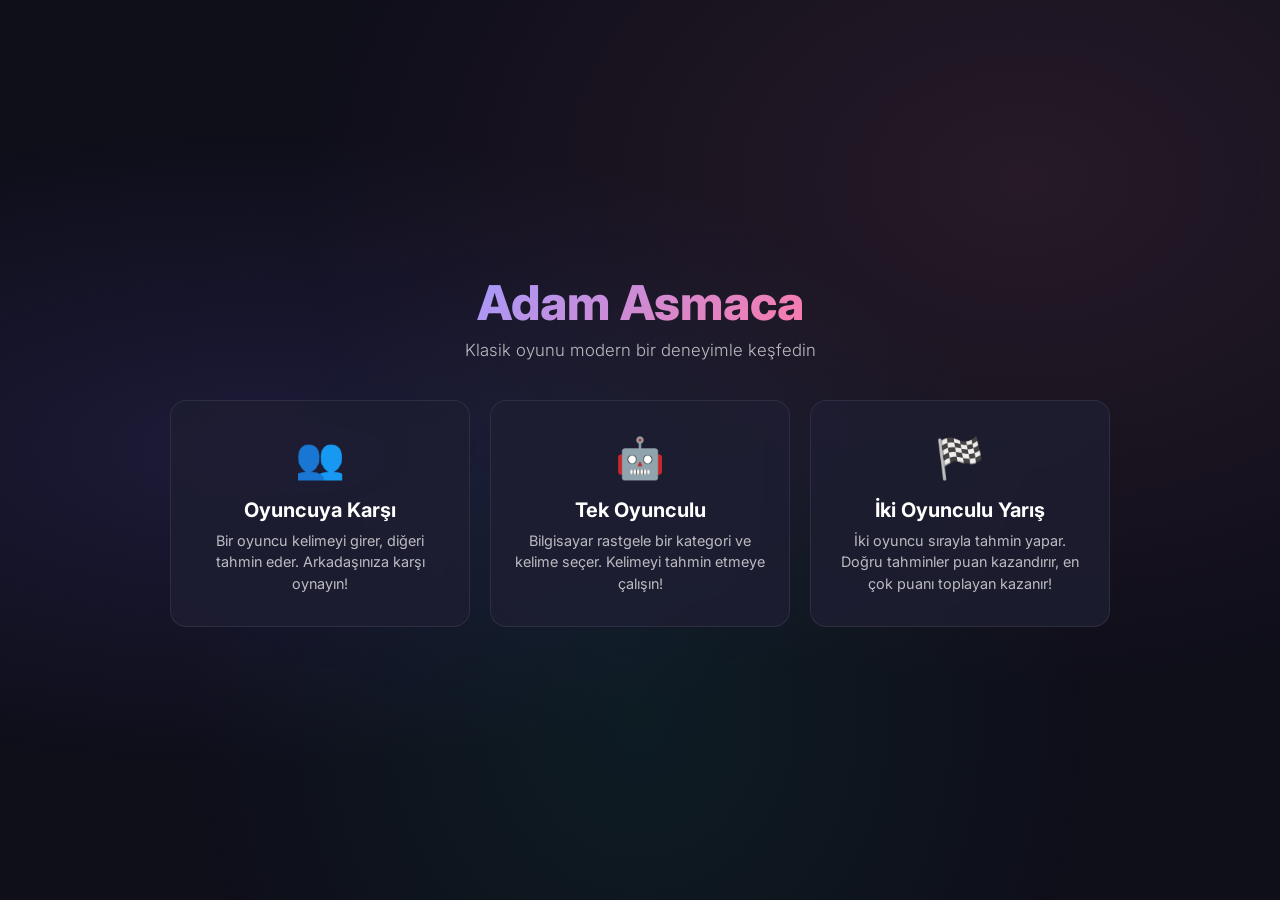
<file: AdamAsmaca/index.html>
<!DOCTYPE html>
<html lang="tr">

<head>
    <meta charset="UTF-8">
    <meta name="viewport" content="width=device-width, initial-scale=1.0">
    <title>Adam Asmaca</title>
    <meta name="description"
        content="Klasik adam asmaca oyunu modern ve şık bir arayüzle. Üç farklı oyun modu, kategori sistemi ve zorluk seviyeleri.">
    <link rel="stylesheet" href="style.css">
</head>

<body>
    <!-- ============ HOME SCREEN ============ -->
    <div id="home-screen" class="screen home-screen active">
        <div class="home-header">
            <h1>Adam Asmaca</h1>
            <p>Klasik oyunu modern bir deneyimle keşfedin</p>
        </div>

        <div class="mode-grid">
            <div class="mode-card" onclick="selectMode('pvp')">
                <div class="mode-icon">👥</div>
                <h3>Oyuncuya Karşı</h3>
                <p>Bir oyuncu kelimeyi girer, diğeri tahmin eder. Arkadaşınıza karşı oynayın!</p>
            </div>

            <div class="mode-card" onclick="selectMode('solo')">
                <div class="mode-icon">🤖</div>
                <h3>Tek Oyunculu</h3>
                <p>Bilgisayar rastgele bir kategori ve kelime seçer. Kelimeyi tahmin etmeye çalışın!</p>
            </div>

            <div class="mode-card" onclick="selectMode('race')">
                <div class="mode-icon">🏁</div>
                <h3>İki Oyunculu Yarış</h3>
                <p>İki oyuncu sırayla tahmin yapar. Doğru tahminler puan kazandırır, en çok puanı toplayan kazanır!</p>
            </div>
        </div>

    </div>

    <!-- ============ SETUP SCREEN ============ -->
    <div id="setup-screen" class="screen setup-screen">
        <button class="btn-back" onclick="goHome()">← Geri</button>
        <div class="setup-container" id="setup-content">
            <!-- Dynamically populated -->
        </div>
    </div>

    <!-- ============ GAME SCREEN ============ -->
    <div id="game-screen" class="screen game-screen">
        <button class="btn-back" onclick="goHome()">← Ana Menü</button>

        <div id="game-top-bar" class="game-top-bar"></div>

        <div id="race-info"
            style="display:none;flex-direction:column;align-items:center;gap:12px;width:100%;max-width:500px;"></div>

        <div id="hangman-scene" class="hangman-scene"></div>

        <div id="word-display" class="word-display"></div>

        <div id="keyboard" class="keyboard"></div>
    </div>

    <!-- ============ RESULT OVERLAY ============ -->
    <div id="result-overlay" class="result-overlay">
        <div class="result-card" id="result-card-content">
            <!-- Dynamically populated -->
        </div>
    </div>

    <!-- ============ CONFETTI ============ -->
    <div id="confetti-container" class="confetti-container"></div>

    <script src="words.js"></script>
    <script src="game.js"></script>
</body>

</html>
</file>
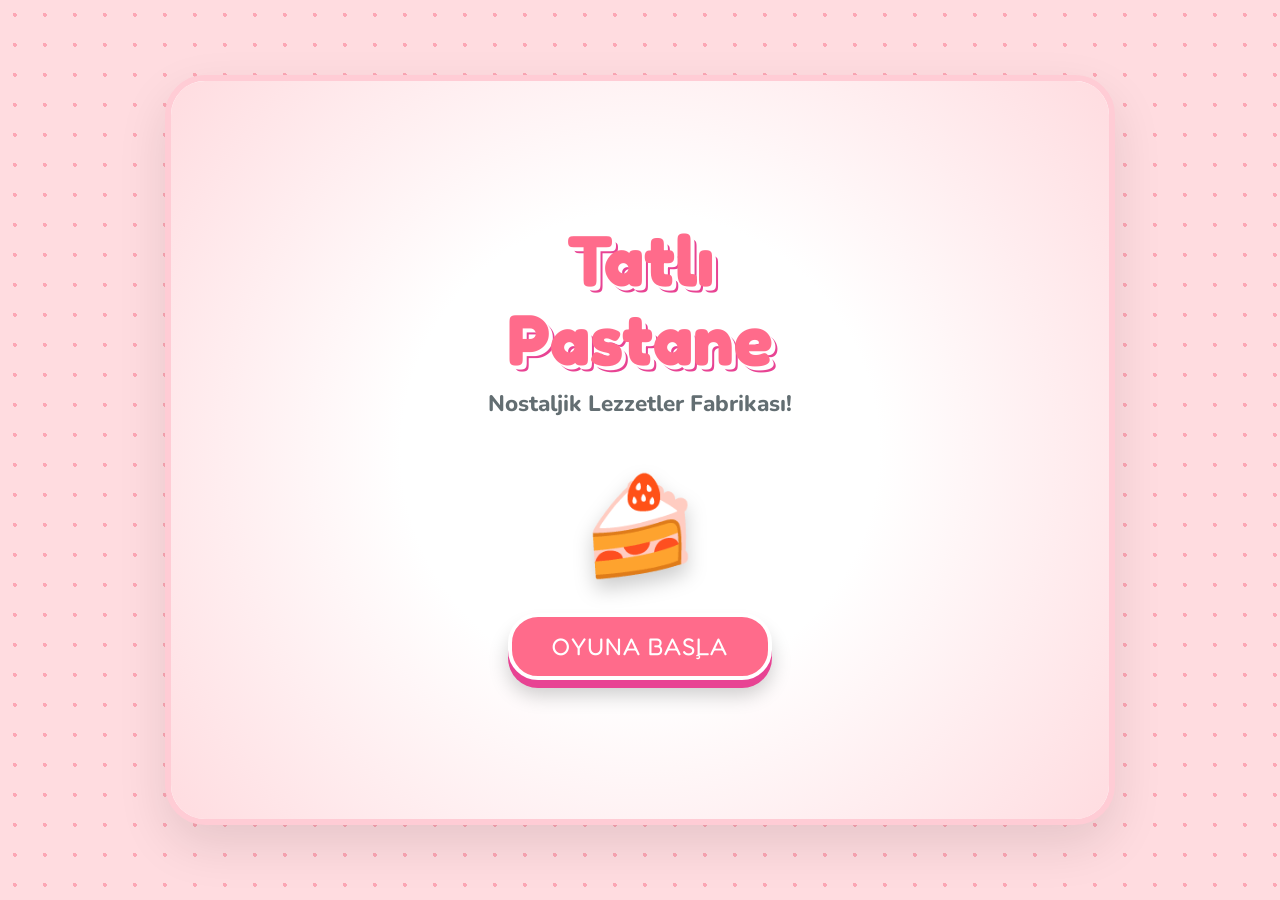
<file: CakeMaker/index.html>
<!DOCTYPE html>
<html lang="tr">

<head>
    <meta charset="UTF-8">
    <meta name="viewport" content="width=device-width, initial-scale=1.0">
    <title>Tatlı Pastane - Nostaljik Pasta Yapma</title>
    <!-- Modern, sweet fonts for the cute aesthetic -->
    <link rel="preconnect" href="https://fonts.googleapis.com">
    <link rel="preconnect" href="https://fonts.gstatic.com" crossorigin>
    <link href="https://fonts.googleapis.com/css2?family=Fredoka:wght@400;500;600;700&family=Quicksand:wght@400;700&family=Nunito:wght@400;700;800;900&display=swap"
        rel="stylesheet">
    <link rel="stylesheet" href="style.css">
</head>

<body>

    <div id="app" class="app-container">

        <!-- ANA MENÜ EKRANI -->
        <section id="screen-menu" class="screen active">
            <div class="menu-content">
                <h1 class="logo-title">Tatlı<br>Pastane</h1>
                <p class="subtitle">Nostaljik Lezzetler Fabrikası!</p>
                <div class="decorative-cake">🍰</div>
                <button id="btn-start" class="btn-toy btn-primary pulse-anim">Oyuna Başla</button>
            </div>
        </section>

        <!-- OYUN EKRANI -->
        <section id="screen-game" class="screen hidden">
            <header class="game-header">
                <div class="status-badge score-badge">
                    <span class="icon">🏆</span> Puan: <strong id="score">0</strong>
                </div>

                <div class="progress-wrapper">
                    <div class="progress-labels">
                        <span id="patience-label">⏳ Müşteri Sabrı</span>
                        <span class="level-indicator">Seviye: <strong id="level-display">1</strong></span>
                    </div>
                    <div class="timer-bar-bg">
                        <div id="patience-fill" class="timer-bar-fill"></div>
                    </div>
                </div>

                <div class="status-badge lives-badge">
                    <span class="icon">❤️</span> Hak: <strong id="lives">3</strong>
                </div>
            </header>

            <main class="game-workspace">
                <!-- Sol: Sipariş (Hedef Pasta) -->
                <div class="panel order-panel">
                    <div class="pin"></div>
                    <h2 id="order-title">Sipariş Kartı</h2>
                    <div class="cake-display target-display">
                        <div id="target-cake-container" class="cake-wrapper"></div>
                        <div id="memory-overlay" class="memory-overlay hidden">
                            <span>❓</span>
                        </div>
                    </div>
                </div>

                <!-- Sağ: Senin Pastan -->
                <div class="panel player-panel">
                    <h2>Senin Pastan</h2>
                    <div class="cake-display player-display">
                        <div id="player-cake-container" class="cake-wrapper"></div>
                    </div>
                </div>
            </main>

            <!-- Alt: Butonlar / Kontrol Paneli -->
            <footer class="controls-panel">
                <div class="action-bar-top">
                    <button id="btn-undo" class="btn-toy btn-small btn-danger"><span class="icon">↩️</span> Geri Al</button>
                    <button id="btn-submit" class="btn-toy btn-small btn-success"><span class="icon">✅</span> SİPARİŞİ TESLİM ET</button>
                </div>
                <div class="controls-scroll-wrapper">
                    <div class="control-group config-shape">
                        <h3>1. Taban Seç</h3>
                        <div class="btn-row">
                            <button class="btn-item locked" data-category="shape" data-val="yuvarlak"
                                title="Yuvarlak">⭕</button>
                            <button class="btn-item locked" data-category="shape" data-val="kare"
                                title="Kare">⏹️</button>
                        </div>
                    </div>

                    <div class="control-group config-flavor">
                        <h3>2. Katman Koy</h3>
                        <div class="btn-row">
                            <button class="btn-item color-btn locked" data-category="flavor" data-val="sade"
                                style="--base-color: #fce2a8;"></button>
                            <button class="btn-item color-btn locked" data-category="flavor" data-val="kakaolu"
                                style="--base-color: #6b4423;"></button>
                            <button class="btn-item color-btn locked" data-category="flavor" data-val="cilekli"
                                style="--base-color: #ffb6c1;"></button>
                            <button class="btn-item color-btn locked" data-category="flavor" data-val="fistikli"
                                style="--base-color: #b8e0b0;"></button>
                            <button class="btn-item color-btn locked" data-category="flavor" data-val="yabanmersini"
                                style="--base-color: #b9a0e8;"></button>
                        </div>
                    </div>

                    <div class="control-group config-cream">
                        <h3>3. Krema Sık</h3>
                        <div class="btn-row">
                            <button class="btn-item color-btn has-drip locked" data-category="cream" data-val="beyaz"
                                style="--base-color: #ffffff;"></button>
                            <button class="btn-item color-btn has-drip locked" data-category="cream" data-val="cikolata"
                                style="--base-color: #4a2e16;"></button>
                            <button class="btn-item color-btn has-drip locked" data-category="cream" data-val="meyveli"
                                style="--base-color: #ff69b4;"></button>
                            <button class="btn-item color-btn has-drip locked" data-category="cream" data-val="nane"
                                style="--base-color: #a8ffcc;"></button>
                            <button class="btn-item color-btn has-drip locked" data-category="cream" data-val="karamel"
                                style="--base-color: #f39c12;"></button>
                        </div>
                    </div>

                    <div class="control-group config-topping">
                        <h3>4. Süsle</h3>
                        <div class="btn-row">
                            <button class="btn-item locked" data-category="topping" data-val="kiraz">🍒</button>
                            <button class="btn-item locked" data-category="topping" data-val="cilek">🍓</button>
                            <button class="btn-item locked" data-category="topping" data-val="seker">🍬</button>
                            <button class="btn-item locked" data-category="topping" data-val="parca">🍫</button>
                            <button class="btn-item locked" data-category="topping" data-val="mum">🕯️</button>
                        </div>
                    </div>
                </div>
            </footer>
        </section>

        <!-- OYUN SONU EKRANI -->
        <section id="screen-gameover" class="screen hidden">
            <div class="menu-content game-over-card">
                <h1 class="logo-title" style="color: #ff4757; text-shadow: 4px 4px 0 #fff, 6px 6px 0 #c0392b;">Oyun
                    Bitti!</h1>
                <div class="decorative-cake" style="margin-top: 0;">😭</div>

                <div class="stats-card">
                    <div class="stat-row">
                        <span>🏆 Ulaştığın Seviye:</span>
                        <strong id="final-level" style="color:var(--primary);">1</strong>
                    </div>
                    <div class="stat-row">
                        <span>✨ Toplam Puan:</span>
                        <strong id="final-score" style="color:var(--success);">0</strong>
                    </div>
                </div>

                <button id="btn-restart" class="btn-toy btn-primary pulse-anim" style="margin-top: 10px;">Tekrar
                    Dene</button>
            </div>
        </section>

        <!-- LEVEL UP / FEEDBACK EKRANI -->
        <div id="feedback-overlay" class="feedback-overlay hidden">
            <div id="feedback-content" class="feedback-card">
                <span id="feedback-emoji" class="feedback-icon" style="font-size: 7rem;">✅</span>
                <h2 id="feedback-text" style="font-size: 2.8rem; margin: 10px 0;">Harika!</h2>
                <p id="feedback-subtext"
                    style="font-weight: 900; color: var(--primary-dark); font-size: 1.3rem; margin: 0;"></p>
            </div>
        </div>

    </div>

    <script src="script.js"></script>
</body>
</html>
</file>
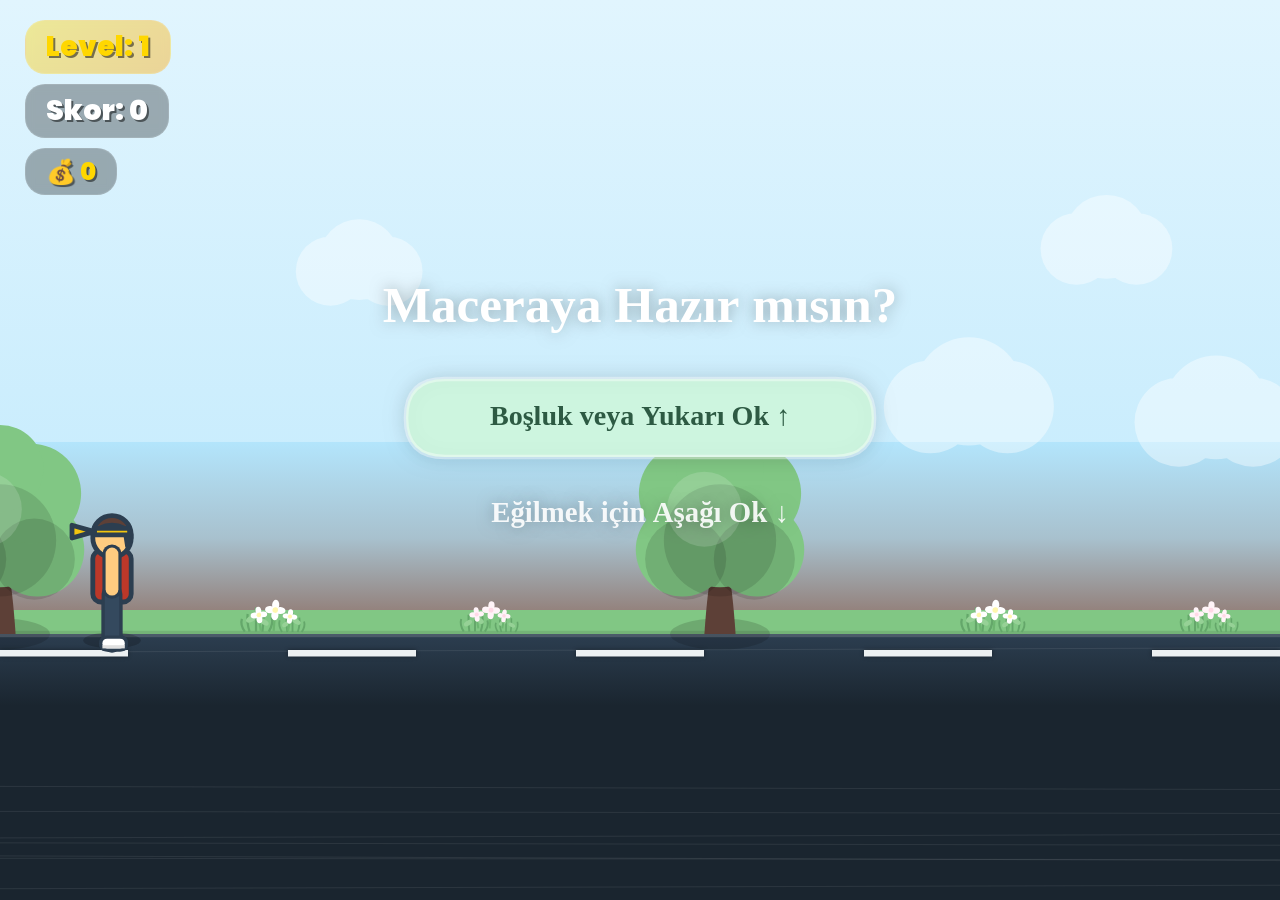
<file: EndlessRunner/index.html>
<!DOCTYPE html>
<html lang="tr">

<head>
    <meta charset="UTF-8">
    <meta name="viewport" content="width=device-width, initial-scale=1.0, minimum-scale=1.0, maximum-scale=1.0, user-scalable=no, viewport-fit=cover">
    <title>Sonsuz Koşu Oyunu</title>
    <link rel="stylesheet" href="style.css">
</head>

<body>
    <div id="game-container">
        <canvas id="gameCanvas" width="800" height="400"></canvas>
        <div id="ui-layer">
            <div id="stats">
                <div id="level-ui">Level: <span id="level-num">1</span></div>
                <div id="score">Skor: 0</div>
                <div id="coin-ui">💰 <span id="coin-count">0</span></div>
            </div>
            <div id="game-controls">
                <button id="guide-btn" title="Oyun Kılavuzu">📖</button>
                <button id="mute-btn" title="Sesi Aç/Kapat">🔊</button>
                <button id="pause-btn" title="Durdur">⏸️</button>
                <button id="restart-btn" title="Yeniden Başlat">🔄</button>
            </div>
            <div id="pause-overlay" style="display: none;">
                <h1>DURAKLАТILDI</h1>
                <canvas id="pause-char-canvas" width="100" height="100"></canvas>
                <p>Devam etmek için P, ESC veya ⏸️ butonuna basın</p>
            </div>
            <div id="game-over" style="display: none;">
                <h1>OYUN BİTTİ</h1>
                <canvas id="gameover-char-canvas" width="100" height="100"></canvas>
                <p>Yeniden başlamak için butona basın</p>
                <button id="gameover-restart">Yeniden Başla</button>
            </div>
            <div id="restart-overlay" style="display: none;">
                <h1>EMİN MİSİNİZ?</h1>
                <p>Oyun ilerlemeniz kaybolacak.</p>
                <div class="overlay-buttons">
                    <button id="restart-yes">EVET</button>
                    <button id="restart-no">HAYIR</button>
                </div>
            </div>
            <div id="countdown-overlay" style="display: none;">
                <div id="countdown-number">3</div>
            </div>
            <div id="level-complete" style="display: none;">
                <h1 id="level-complete-title">SEVİYE TAMAMLANDI!</h1>
                <p id="level-complete-info">Sıradaki Seviye: 2</p>
                <button id="next-level-btn">BAŞLA</button>
            </div>
            <div id="guide-overlay" style="display: none;">
                <h1>OYUN KILAVUZU</h1>
                <div class="guide-slider-container">
                    <button id="guide-prev" class="guide-nav-btn">◀</button>
                    <div class="guide-slider-viewport">
                        <div class="guide-slider-track" id="guide-track">
                            <div class="guide-slide">
                                <div class="guide-icon">🏃‍♂️</div>
                                <h2>Level 1-2: Temel Kontroller</h2>
                                <p>Engelli koşuya başla! Zıplamak için <strong>Boşluk</strong> veya <strong>Yukarı ok</strong>, eğilmek için <strong>Aşağı ok</strong> tuşunu kullan.</p>
                            </div>
                            <div class="guide-slide">
                                <div class="guide-icon">🧲</div>
                                <h2>Level 3: Mıknatıs</h2>
                                <p>Mıknatıs güçlendirmesi açılır! Aldığında etrafındaki tüm altınları zahmetsizce kendine çeker.</p>
                            </div>
                            <div class="guide-slide">
                                <div class="guide-icon">🛡️</div>
                                <h2>Level 4: Kalkan</h2>
                                <p>Kalkan güçlendirmesi açılır! Seni bir defalığına engellere çarpmaktan korur.</p>
                            </div>
                            <div class="guide-slide">
                                <div class="guide-icon">✨</div>
                                <h2>Level 5: 2X Çarpan</h2>
                                <p>İki katı kazanç! Bu güçlendirme aktifken topladığın her altın ikiyle çarpılır.</p>
                            </div>
                            <div class="guide-slide">
                                <div class="guide-icon">⚠️</div>
                                <h2>Level 6: Dikenli Çukurlar</h2>
                                <p>Yeni tehlike: Yere gömülü dikenli çukurlar! Üzerlerine basmamak için tam zamanında zıpla.</p>
                            </div>
                            <div class="guide-slide">
                                <div class="guide-icon">🔥</div>
                                <h2>Level 7: Kamp Ateşi</h2>
                                <p>Yolun ortasında yanan kamp ateşlerine dikkat! Onlara değmeden üzerinden geç.</p>
                            </div>
                            <div class="guide-slide">
                                <div class="guide-icon">💎</div>
                                <h2>Level 8: Elmaslar</h2>
                                <p>Çok değerli elmaslar belirmeye başlar. Her bir elmas tam <strong>5 Altın</strong> değerindedir!</p>
                            </div>
                            <div class="guide-slide">
                                <div class="guide-icon">🚨</div>
                                <h2>Level 9: Tehlikeli Bölge</h2>
                                <p>Oyun bir anlığına kızarır ve hızlanır! Engeller sıklaşır ama Tehlikeli Bölgede tüm altınlar <strong>3 KAT</strong> değerlenir!</p>
                            </div>
                            <div class="guide-slide">
                                <div class="guide-icon">🏆</div>
                                <h2>Level 10: Final</h2>
                                <p>Zirveye ulaştın! Oyun sonsuza kadar devam eder. Burada yanarsan oyun bitti yerine <strong>Zafer Ekranı</strong> görürsün!</p>
                            </div>
                        </div>
                    </div>
                    <button id="guide-next" class="guide-nav-btn">▶</button>
                </div>
                <div class="guide-dots" id="guide-dots"></div>
                <button id="close-guide-btn">ANLADIM</button>
            </div>
            <!-- Mobile Touch Controls -->
            <div id="mobile-controls">
                <button id="crouch-btn" class="mobile-btn">EĞILME</button>
                <button id="jump-btn" class="mobile-btn">ZIPLAMA</button>
            </div>
        </div>
    </div>
    <script src="game.js"></script>
</body>

</html>
</file>
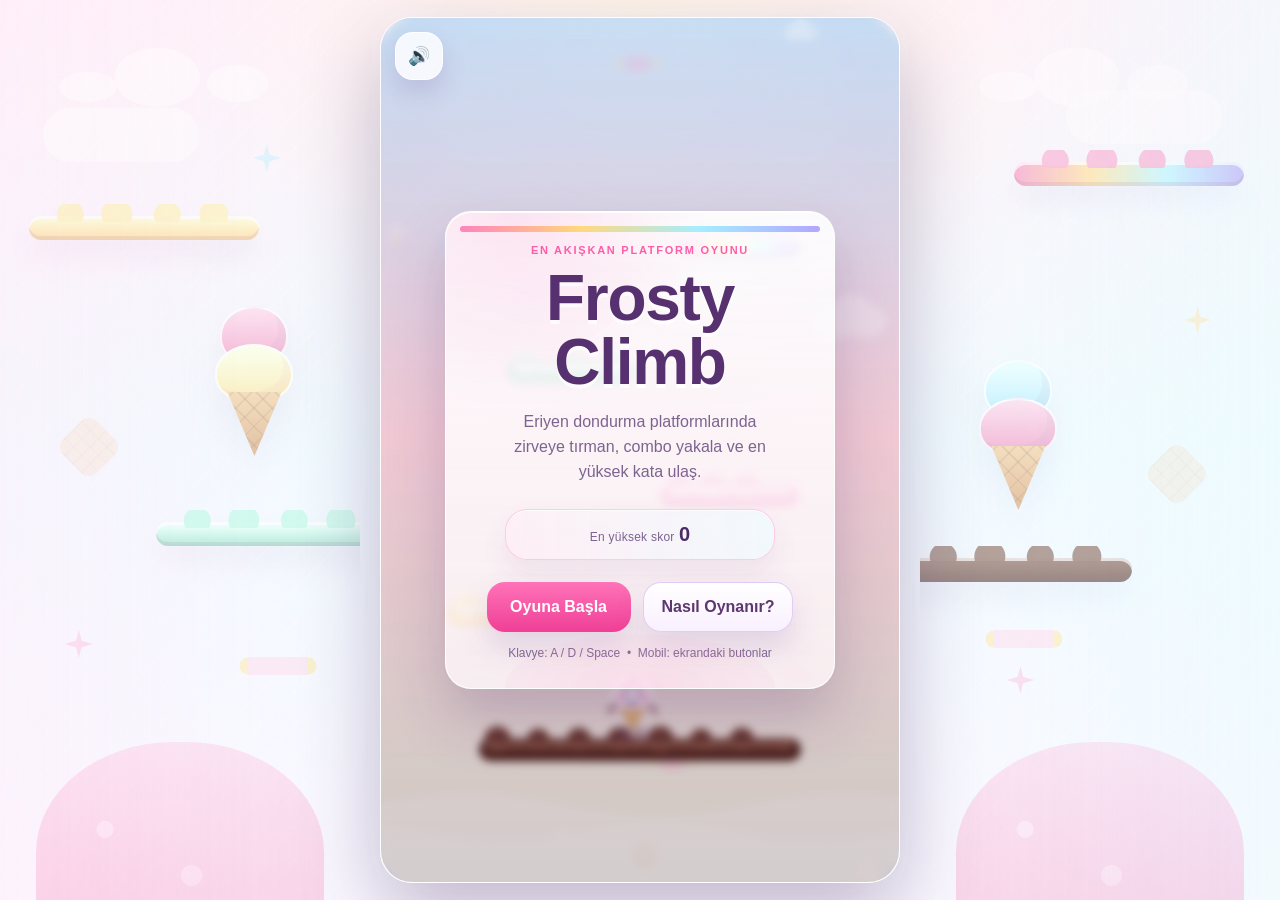
<file: FrostyClimb/index.html>
<!DOCTYPE html>
<html lang="tr">

<head>
  <meta charset="UTF-8" />
  <meta name="viewport" content="width=device-width, initial-scale=1, maximum-scale=1, viewport-fit=cover" />
  <meta name="theme-color" content="#ff8fc9" />
  <title>Frosty Climb</title>
  <link rel="stylesheet" href="style.css" />
</head>

<body>
  <main class="app">
    <div class="side-scene side-scene-left" aria-hidden="true">
      <div class="side-cloud cloud-a"></div>
      <div class="side-platform platform-vanilla"></div>
      <div class="side-platform platform-mint"></div>
      <div class="ice-stack stack-left">
        <span class="scoop scoop-pink"></span>
        <span class="scoop scoop-cream"></span>
        <span class="cone"></span>
      </div>
      <div class="wafer-tile tile-a"></div>
      <div class="candy-stick candy-a"></div>
      <div class="sparkle sparkle-a"></div>
      <div class="sparkle sparkle-b"></div>
    </div>
    <section class="game-shell" id="gameShell" aria-label="Frosty Climb oyun alanı">
      <canvas id="gameCanvas" width="480" height="800"></canvas>

      <button id="soundToggle" class="icon-btn floating-btn" aria-label="Sesi aç veya kapat">
        🔊
      </button>

      <div id="hud" class="hud hidden">
        <div class="hud-left">
          <div class="stat-pill">
            <span>Skor</span>
            <strong id="scoreValue">0</strong>
          </div>
          <div class="stat-pill">
            <span>Kat</span>
            <strong id="heightValue">0F</strong>
          </div>
        </div>

        <div class="hud-right">
          <div class="combo-pill" id="comboValue">Combo Hazır</div>
          <button id="pauseBtn" class="icon-btn" aria-label="Oyunu duraklat">⏸</button>
        </div>
      </div>

      <div id="startScreen" class="screen">
        <div class="screen-card start-card">
          <p class="eyebrow">En akışkan platform oyunu</p>
          <h1>Frosty Climb</h1>
          <p class="subtitle">
            Eriyen dondurma platformlarında zirveye tırman, combo yakala ve en yüksek kata ulaş.
          </p>

          <div class="menu-stat">
            <span>En yüksek skor</span>
            <strong id="menuBestScore">0</strong>
          </div>

          <div class="screen-actions">
            <button id="playBtn" class="primary-btn">Oyuna Başla</button>
            <button id="howBtn" class="secondary-btn">Nasıl Oynanır?</button>
          </div>

          <p class="micro-copy">
            Klavye: A / D / Space &nbsp;•&nbsp; Mobil: ekrandaki butonlar
          </p>
        </div>
      </div>

      <div id="howScreen" class="screen hidden">
        <div class="screen-card how-card">
          <h2>How to Play</h2>
          <p class="subtitle small">
            Hız kazan, yüksek zıpla ve eriyen platformlar seni bırakmadan sürekli yukarı çık.
          </p>

          <div class="tips-grid">
            <div class="tip-card">A / ←<span>Sola git</span></div>
            <div class="tip-card">D / →<span>Sağa git</span></div>
            <div class="tip-card">Space / ↑<span>Zıpla</span></div>
            <div class="tip-card">Wrap<span>Kenardan çık, öbür taraftan gir</span></div>
          </div>

          <div class="type-list">
            <div><span class="swatch vanilla"></span>Vanilya: Standart platform, keyfini çıkarın.</div>
            <div><span class="swatch strawberry"></span>Çilek: Biraz kaygan, dikkatli olun.</div>
            <div><span class="swatch chocolate"></span>Çikolata: Daha geç erir, şanslısınız.</div>
            <div><span class="swatch mint"></span>Nane: Hafif zıplatır, dikkatli olun.</div>
            <div><span class="swatch rainbow"></span>Gökkuşağı: BONUS SKOR!</div>
          </div>

          <button id="backBtn" class="primary-btn narrow">Geri Dön</button>
        </div>
      </div>

      <div id="pauseScreen" class="screen hidden">
        <div class="screen-card pause-card">
          <h2>Durduruldu</h2>
          <div class="screen-actions vertical">
            <button id="resumeBtn" class="primary-btn">Devam et</button>
            <button id="restartBtn" class="secondary-btn">Yeniden başlat</button>
            <button id="menuBtn" class="secondary-btn">Ana menü</button>
          </div>
        </div>
      </div>

      <div id="gameOverScreen" class="screen hidden">
        <div class="screen-card gameover-card">
          <p class="eyebrow">Oops... dondurmalar eridi</p>
          <h2>Oyun Bitti</h2>

          <div class="result-grid">
            <div class="result-item">
              <span>Skor</span>
              <strong id="finalScore">0</strong>
            </div>
            <div class="result-item">
              <span>En yüksek skor</span>
              <strong id="finalBestScore">0</strong>
            </div>
            <div class="result-item">
              <span>En yüksek kat</span>
              <strong id="finalFloor">0F</strong>
            </div>
            <div class="result-item">
              <span>En uzun combo</span>
              <strong id="finalCombo">0</strong>
            </div>
          </div>

          <div class="screen-actions">
            <button id="playAgainBtn" class="primary-btn">Tekrar oyna</button>
            <button id="gameOverMenuBtn" class="secondary-btn">Ana menü</button>
          </div>
        </div>
      </div>

      <div class="mobile-controls" aria-label="Mobil kontroller">
        <div class="mobile-cluster left-cluster">
          <button id="btnLeft" class="mobile-btn">◀</button>
          <button id="btnRight" class="mobile-btn">▶</button>
        </div>
        <div class="mobile-cluster right-cluster">
          <button id="btnJump" class="mobile-btn jump-btn">⤴</button>
        </div>
      </div>
    </section>

    <div class="side-scene side-scene-right" aria-hidden="true">
      <div class="side-cloud cloud-b"></div>
      <div class="side-platform platform-rainbow"></div>
      <div class="side-platform platform-chocolate"></div>
      <div class="ice-stack stack-right">
        <span class="scoop scoop-blue"></span>
        <span class="scoop scoop-pink"></span>
        <span class="cone"></span>
      </div>
      <div class="wafer-tile tile-b"></div>
      <div class="candy-stick candy-b"></div>
      <div class="sparkle sparkle-c"></div>
      <div class="sparkle sparkle-d"></div>
    </div>
  </main>

  <script src="script.js"></script>
</body>

</html>
</file>
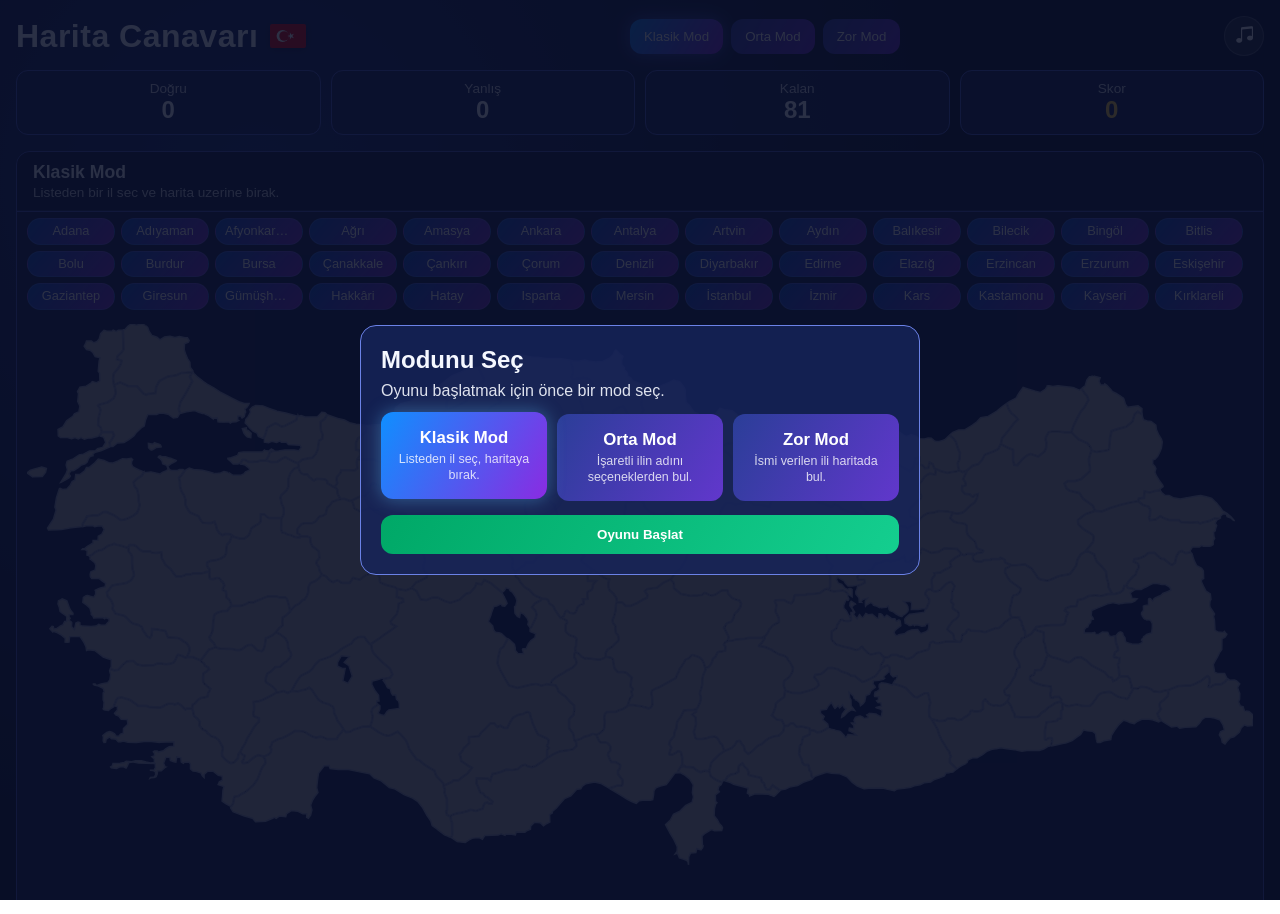
<file: HaritaCanavari/index.html>
<!doctype html>
<html lang="tr">

<head>
  <meta charset="UTF-8" />
  <meta name="viewport" content="width=device-width, initial-scale=1.0, maximum-scale=1.0, user-scalable=no" />
  <title>Harita Canavarı</title>
  <link rel="stylesheet" href="https://cdn.jsdelivr.net/npm/bootstrap-icons@1.11.3/font/bootstrap-icons.min.css">
  <link rel="stylesheet" href="./styles.css" />
</head>

<body>
  <div id="orientationOverlay" class="orientation-overlay">
    <div class="orientation-card">
      <div class="phone-icon"><i class="bi bi-phone-landscape"></i></div>
      <h2>Ekranı Yan Çevir</h2>
      <p>Haritayı daha iyi görebilmek için lütfen cihazınızı yatay (landscape) konuma getirin.</p>
    </div>
  </div>
  <div class="app">
    <header class="topbar">
      <div class="title-wrap">
        <h1>Harita Canavarı</h1>
        <div class="turkish-flag-mini">
          <div class="flag-wave"></div>
        </div>
      </div>
      <div class="mode-switch" role="tablist" aria-label="Oyun Modlari">
        <button class="mode-btn active" data-mode="classic">Klasik Mod</button>
        <button class="mode-btn" data-mode="medium">Orta Mod</button>
        <button class="mode-btn" data-mode="hard">Zor Mod</button>
      </div>
      <button id="musicToggle" class="music-btn" title="Müziği Aç/Kapat">
        <i class="bi bi-music-note-beamed"></i>
      </button>
    </header>

    <section class="stats">
      <div class="stat"><span>Doğru</span><strong id="correctCount">0</strong></div>
      <div class="stat"><span>Yanlış</span><strong id="wrongCount">0</strong></div>
      <div class="stat"><span>Kalan</span><strong id="remainingCount">81</strong></div>
      <div class="stat score"><span>Skor</span><strong id="scoreCount">0</strong></div>
    </section>

    <main class="layout">
      <section class="map-stage">
        <div class="mode-head">
          <div class="mode-info">
            <h2 id="panelTitle">Klasik Mod</h2>
            <p id="panelHint">Listeden bir il sec ve harita uzerine birak.</p>
          </div>
          <div id="dragTokenWrap"></div>
        </div>
        <div id="provinceListTop" class="province-list rail"></div>
        <div id="feedback" class="feedback" aria-live="polite"></div>
        <div id="questionCard" class="question-card hidden"></div>
        <div id="mapContainer" class="map-wrap" aria-label="Turkiye haritasi"></div>
        <div id="provinceListBottom" class="province-list rail"></div>
      </section>
    </main>

    <div id="startOverlay" class="start-overlay">
      <div class="start-card">
        <h2>Modunu Seç</h2>
        <p>Oyunu başlatmak için önce bir mod seç.</p>
        <div class="start-modes">
          <button class="start-mode-btn selected" data-start-mode="classic">
            <strong>Klasik Mod</strong>
            <span>Listeden il seç, haritaya bırak.</span>
          </button>
          <button class="start-mode-btn" data-start-mode="medium">
            <strong>Orta Mod</strong>
            <span>İşaretli ilin adını seçeneklerden bul.</span>
          </button>
          <button class="start-mode-btn" data-start-mode="hard">
            <strong>Zor Mod</strong>
            <span>İsmi verilen ili haritada bul.</span>
          </button>
        </div>
        <button id="startGameBtn" class="start-game-btn">Oyunu Başlat</button>
      </div>
    </div>

    <div id="winOverlay" class="win-overlay hidden">
      <div class="win-card">
        <div class="win-icon"><i class="bi bi-trophy-fill"></i></div>
        <h2>Mükemmel!</h2>
        <p>Tüm illeri başarıyla tamamladın.</p>
        <div class="win-stats">
          <div class="win-stat-item">
            <span>Puan</span>
            <strong id="winScore">0</strong>
          </div>
          <div class="win-stat-item">
            <span>Yanlış</span>
            <strong id="winWrong">0</strong>
          </div>
        </div>
        <button id="restartGameBtn" class="restart-game-btn">Tekrar Oyna</button>
      </div>
    </div>
  </div>

  <script src="./js/turkiye-map-inline.js"></script>
  <script src="./js/app.js"></script>
  <audio id="bgMusic" src="./assets/background_music.mp3" loop preload="auto"></audio>
</body>

</html>
</file>
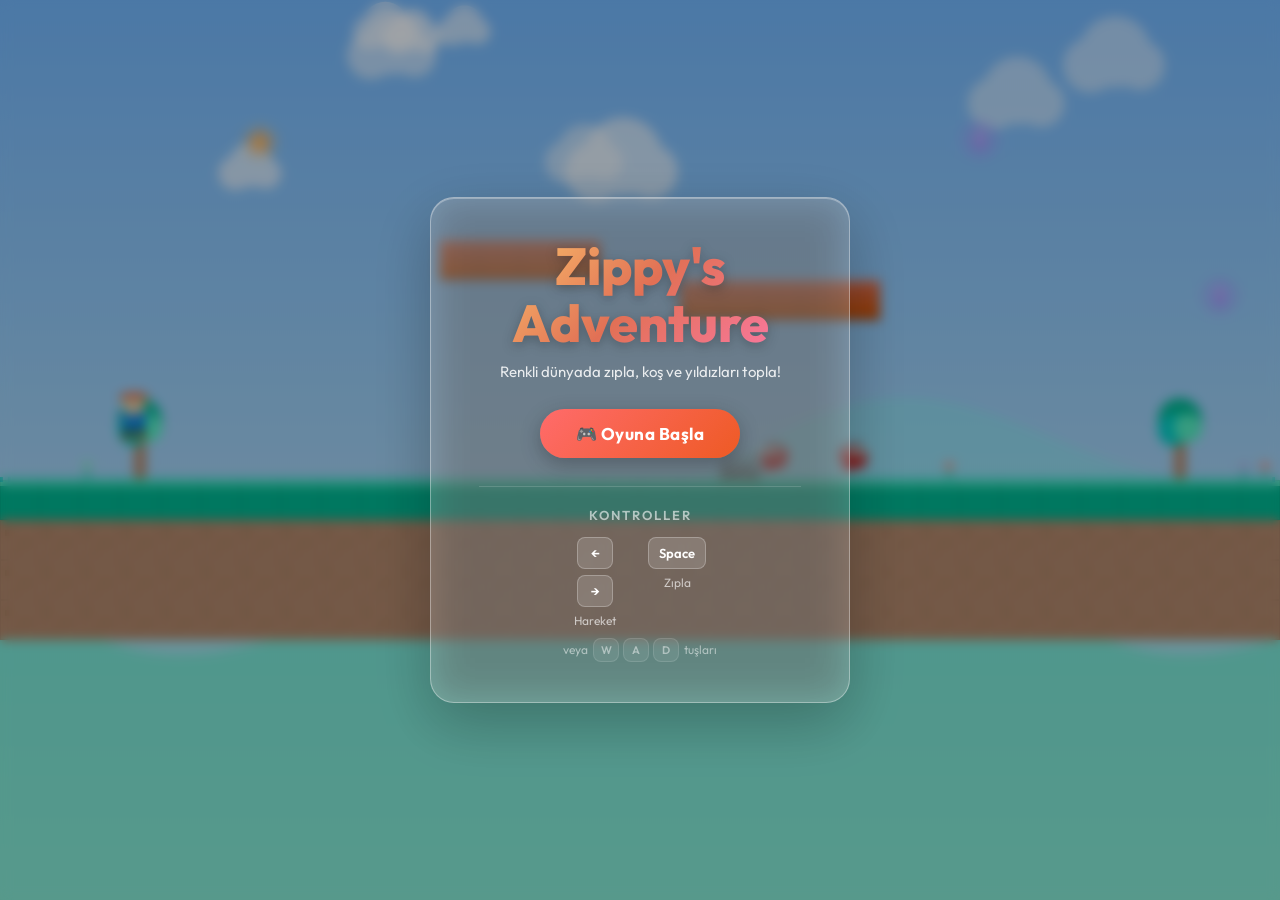
<file: Mario/index.html>
<!DOCTYPE html>
<html lang="tr">

<head>
    <meta charset="UTF-8">
    <meta name="viewport" content="width=device-width, initial-scale=1.0">
    <title>Zippy's Adventure — 2D Platform Oyunu</title>
    <meta name="description"
        content="Zippy's Adventure: Tarayıcıda çalışan eğlenceli bir 2D platform oyunu. Zıpla, koş, yıldız topla!">
    <link href="https://fonts.googleapis.com/css2?family=Outfit:wght@400;600;700;800&display=swap" rel="stylesheet">
    <link rel="stylesheet" href="style.css">
</head>

<body>
    <div id="game-wrapper">
        <!-- === HUD === -->
        <div id="hud">
            <div class="hud-item hud-level" id="hud-level">
                <span class="hud-icon">📍</span>
                <span id="level-display">Bölüm 1</span>
            </div>
            <div class="hud-item" id="hud-score">
                <span class="hud-icon">⭐</span>
                <span id="score-display">0</span>
            </div>
            <div class="hud-item" id="hud-lives">
                <span class="hud-icon">❤️</span>
                <span id="lives-display">3</span>
            </div>
            <div class="hud-item" id="hud-coins">
                <span class="hud-icon">🪙</span>
                <span id="coins-display">0</span>
            </div>
            <div class="hud-item" id="hud-highscore">
                <span class="hud-label">EN İYİ</span>
                <span id="highscore-display">0</span>
            </div>
        </div>

        <!-- === Canvas === -->
        <canvas id="gameCanvas"></canvas>

        <!-- === Start Screen === -->
        <div id="start-screen" class="overlay">
            <div class="panel start-panel">
                <h1 class="game-title">Zippy's<br>Adventure</h1>
                <p class="game-subtitle">Renkli dünyada zıpla, koş ve yıldızları topla!</p>
                <button id="btn-start" class="btn btn-primary" onclick="startGame()">🎮 Oyuna Başla</button>
                <div class="controls-info">
                    <h3>Kontroller</h3>
                    <div class="controls-grid">
                        <div class="control-key">
                            <kbd>←</kbd> <kbd>→</kbd>
                            <span>Hareket</span>
                        </div>
                        <div class="control-key">
                            <kbd>Space</kbd>
                            <span>Zıpla</span>
                        </div>
                    </div>
                    <p class="controls-alt">veya <kbd>W</kbd><kbd>A</kbd><kbd>D</kbd> tuşları</p>
                </div>
            </div>
        </div>

        <!-- === Character Select Screen === -->
        <div id="character-select-screen" class="overlay hidden">
            <div class="panel character-select-panel">
                <h2 class="panel-title character-select-title">👤 Karakter Seç</h2>
                <p class="character-select-subtitle">Hangi kahramanla oynamak istersin?</p>
                <div class="character-grid" id="character-grid">
                    <button class="char-btn" onclick="selectCharacter('zippy')">
                        <canvas id="preview-zippy" width="64" height="64" class="char-preview"></canvas>
                        <span class="char-name">Zippy</span>
                        <span class="char-desc">Dengeli, klasik kahraman</span>
                    </button>
                    <button class="char-btn" onclick="selectCharacter('ruby')">
                        <canvas id="preview-ruby" width="64" height="64" class="char-preview"></canvas>
                        <span class="char-name">Ruby</span>
                        <span class="char-desc">Daha hızlı koşar</span>
                    </button>
                    <button class="char-btn" onclick="selectCharacter('sparky')">
                        <canvas id="preview-sparky" width="64" height="64" class="char-preview"></canvas>
                        <span class="char-name">Sparky</span>
                        <span class="char-desc">Daha yükseğe zıplar</span>
                    </button>
                </div>
                <div class="character-select-footer">
                    <button class="btn btn-secondary" onclick="document.getElementById('character-select-screen').classList.add('hidden'); document.getElementById('start-screen').classList.remove('hidden');">Geri Dön</button>
                </div>
            </div>
        </div>

        <!-- === Level Select Screen === -->
        <div id="level-select-screen" class="overlay hidden">
            <div class="panel level-select-panel">
                <h2 class="panel-title level-select-title">🗺️ Bölüm Seç</h2>
                <p class="level-select-subtitle">Maceraya hazır mısın?</p>
                <div class="level-grid" id="level-grid">
                    <!-- Level buttons will be generated by JS -->
                </div>
                <div class="level-select-footer">
                    <p class="session-note">💡 İlerlemeniz bu oturum boyunca korunur</p>
                </div>
            </div>
        </div>

        <!-- === Game Over Screen === -->
        <div id="gameover-screen" class="overlay hidden">
            <div class="panel gameover-panel">
                <h2 class="panel-title gameover-title">💀 Oyun Bitti!</h2>
                <p class="gameover-level-info" id="gameover-level-info"></p>
                <div class="result-stats">
                    <div class="stat-row">
                        <span class="stat-label">Skor</span>
                        <span class="stat-value" id="gameover-score">0</span>
                    </div>
                    <div class="stat-row">
                        <span class="stat-label">Toplanan Yıldız</span>
                        <span class="stat-value" id="gameover-coins">0</span>
                    </div>
                    <div class="stat-row highlight">
                        <span class="stat-label">En İyi Skor</span>
                        <span class="stat-value" id="gameover-highscore">0</span>
                    </div>
                </div>
                <div class="gameover-buttons">
                    <button class="btn btn-primary" onclick="retryLevel()">🔄 Tekrar Dene</button>
                    <button class="btn btn-secondary" onclick="goToLevelSelect()">🗺️ Bölüm Seç</button>
                </div>
            </div>
        </div>

        <!-- === Level Complete Screen === -->
        <div id="complete-screen" class="overlay hidden">
            <div class="panel complete-panel">
                <h2 class="panel-title complete-title">🎉 Tebrikler!</h2>
                <p class="complete-subtitle" id="complete-subtitle">Bölüm Tamamlandı!</p>
                <div class="result-stats">
                    <div class="stat-row">
                        <span class="stat-label">Skor</span>
                        <span class="stat-value" id="complete-score">0</span>
                    </div>
                    <div class="stat-row">
                        <span class="stat-label">Toplanan Yıldız</span>
                        <span class="stat-value" id="complete-coins">0</span>
                    </div>
                    <div class="stat-row highlight">
                        <span class="stat-label">En İyi Skor</span>
                        <span class="stat-value" id="complete-highscore">0</span>
                    </div>
                </div>
                <div class="complete-buttons">
                    <button class="btn btn-success" id="btn-next-level" onclick="nextLevel()">➡️ Sonraki Bölüm</button>
                    <button class="btn btn-secondary" onclick="goToLevelSelect()">🗺️ Bölüm Seç</button>
                </div>
            </div>
        </div>

        <!-- === Mobile Touch Controls === -->
        <div id="mobile-controls">
            <div class="touch-left-group">
                <button class="touch-btn" id="touch-left" aria-label="Sola git">◀</button>
                <button class="touch-btn" id="touch-right" aria-label="Sağa git">▶</button>
            </div>
            <button class="touch-btn touch-jump" id="touch-jump" aria-label="Zıpla">▲</button>
        </div>
    </div>

    <script src="script.js"></script>
</body>

</html>
</file>
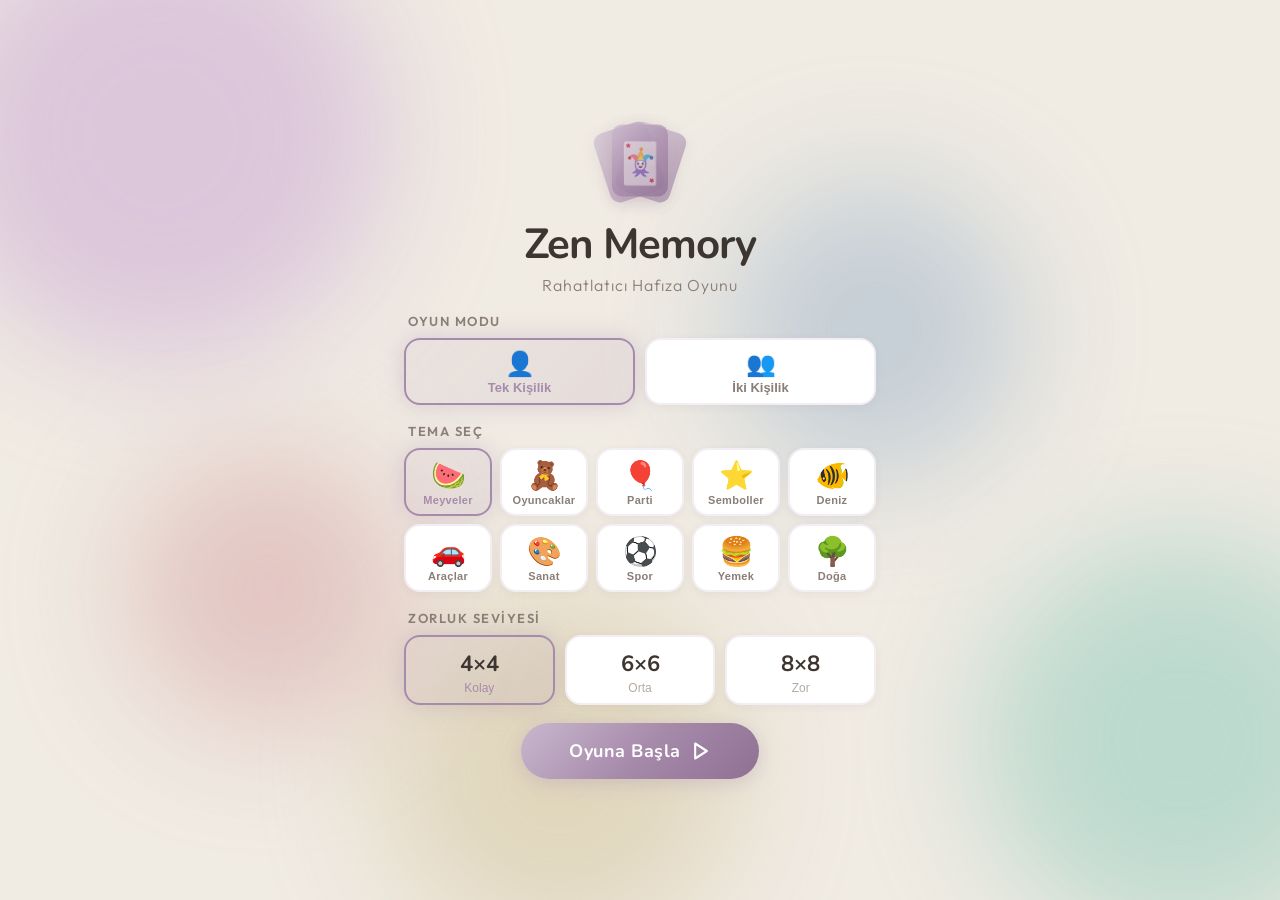
<file: MemoryGame/index.html>
<!DOCTYPE html>
<html lang="tr">

<head>
    <meta charset="UTF-8">
    <meta name="viewport" content="width=device-width, initial-scale=1.0, user-scalable=no">
    <title>Zen Memory - Rahatlatıcı Hafıza Oyunu</title>
    <meta name="description"
        content="Stressiz, rahatlatıcı bir hafıza kartı eşleştirme oyunu. Pastel tonlarda modern tasarım ile huzurlu bir oyun deneyimi.">
    <link rel="preconnect" href="https://fonts.googleapis.com">
    <link rel="preconnect" href="https://fonts.gstatic.com" crossorigin>
    <link
        href="https://fonts.googleapis.com/css2?family=Outfit:wght@300;400;500;600;700&family=Nunito:wght@400;600;700&display=swap"
        rel="stylesheet">
    <link rel="stylesheet" href="style.css">
</head>

<body>
    <!-- Ambient floating shapes background -->
    <div class="ambient-bg">
        <div class="blob blob-1"></div>
        <div class="blob blob-2"></div>
        <div class="blob blob-3"></div>
        <div class="blob blob-4"></div>
        <div class="blob blob-5"></div>
    </div>

    <!-- START SCREEN -->
    <div id="start-screen" class="screen active">
        <div class="start-container">
            <div class="logo-area">
                <div class="logo-anim">
                    <div class="stack-card sc-1">✦</div>
                    <div class="stack-card sc-2">✦</div>
                    <div class="stack-card sc-3">✦</div>
                    <div class="stack-card sc-center">🃏</div>
                </div>
                <h1 class="logo-title">Zen Memory</h1>
                <p class="logo-subtitle">Rahatlatıcı Hafıza Oyunu</p>
            </div>

            <div class="settings-panel">
                <!-- Mode Selection -->
                <div class="setting-group">
                    <label class="setting-label">Oyun Modu</label>
                    <div class="mode-selector" id="mode-selector">
                        <button class="mode-btn active" data-mode="single">
                            <span class="mode-icon">👤</span>
                            <span class="mode-name">Tek Kişilik</span>
                        </button>
                        <button class="mode-btn" data-mode="multi">
                            <span class="mode-icon">👥</span>
                            <span class="mode-name">İki Kişilik</span>
                        </button>
                    </div>
                </div>

                <!-- Theme Selection -->
                <div class="setting-group">
                    <label class="setting-label">Tema Seç</label>
                    <div class="theme-selector" id="theme-selector">
                        <button class="theme-btn active" data-theme="fruits" title="Meyveler">
                            <span class="theme-icon">🍉</span>
                            <span class="theme-name">Meyveler</span>
                        </button>
                        <button class="theme-btn" data-theme="toys" title="Oyuncaklar">
                            <span class="theme-icon">🧸</span>
                            <span class="theme-name">Oyuncaklar</span>
                        </button>
                        <button class="theme-btn" data-theme="party" title="Parti">
                            <span class="theme-icon">🎈</span>
                            <span class="theme-name">Parti</span>
                        </button>
                        <button class="theme-btn" data-theme="symbols" title="Semboller">
                            <span class="theme-icon">⭐</span>
                            <span class="theme-name">Semboller</span>
                        </button>
                        <button class="theme-btn" data-theme="ocean" title="Deniz">
                            <span class="theme-icon">🐠</span>
                            <span class="theme-name">Deniz</span>
                        </button>
                        <button class="theme-btn" data-theme="vehicles" title="Araçlar">
                            <span class="theme-icon">🚗</span>
                            <span class="theme-name">Araçlar</span>
                        </button>
                        <button class="theme-btn" data-theme="art" title="Sanat">
                            <span class="theme-icon">🎨</span>
                            <span class="theme-name">Sanat</span>
                        </button>
                        <button class="theme-btn" data-theme="sports" title="Spor">
                            <span class="theme-icon">⚽</span>
                            <span class="theme-name">Spor</span>
                        </button>
                        <button class="theme-btn" data-theme="food" title="Yemek">
                            <span class="theme-icon">🍔</span>
                            <span class="theme-name">Yemek</span>
                        </button>
                        <button class="theme-btn" data-theme="nature" title="Doğa">
                            <span class="theme-icon">🌳</span>
                            <span class="theme-name">Doğa</span>
                        </button>
                    </div>
                </div>

                <!-- Grid Size Selection -->
                <div class="setting-group">
                    <label class="setting-label">Zorluk Seviyesi</label>
                    <div class="grid-selector" id="grid-selector">
                        <button class="grid-btn active" data-grid="4">
                            <span class="grid-size">4×4</span>
                            <span class="grid-desc">Kolay</span>
                        </button>
                        <button class="grid-btn" data-grid="6">
                            <span class="grid-size">6×6</span>
                            <span class="grid-desc">Orta</span>
                        </button>
                        <button class="grid-btn" data-grid="8">
                            <span class="grid-size">8×8</span>
                            <span class="grid-desc">Zor</span>
                        </button>
                    </div>
                </div>
            </div>

            <button id="start-btn" class="start-btn">
                <span>Oyuna Başla</span>
                <svg width="20" height="20" viewBox="0 0 24 24" fill="none" stroke="currentColor" stroke-width="2.5"
                    stroke-linecap="round" stroke-linejoin="round">
                    <polygon points="5 3 19 12 5 21 5 3"></polygon>
                </svg>
            </button>
        </div>
    </div>

    <!-- GAME SCREEN -->
    <div id="game-screen" class="screen">
        <!-- Top Bar -->
        <header class="game-header">
            <div class="header-left">
                <button id="back-btn" class="icon-btn" title="Ana Menü">
                    <svg width="22" height="22" viewBox="0 0 24 24" fill="none" stroke="currentColor" stroke-width="2"
                        stroke-linecap="round" stroke-linejoin="round">
                        <line x1="19" y1="12" x2="5" y2="12"></line>
                        <polyline points="12 19 5 12 12 5"></polyline>
                    </svg>
                </button>
                <div id="single-info" class="game-stats">
                    <div class="game-info">
                        <span class="info-label">Hamle</span>
                        <span class="info-value" id="move-counter">0</span>
                    </div>
                    <div class="game-info">
                        <span class="info-label">Eşleşme</span>
                        <span class="info-value" id="match-counter">0 / 0</span>
                    </div>
                </div>
                <div id="multi-info" class="game-stats hidden">
                    <div class="game-info player-box active" id="p1-box">
                        <span class="info-label">1. Oyuncu</span>
                        <span class="info-value" id="p1-score">0</span>
                    </div>
                    <div class="game-info player-box" id="p2-box">
                        <span class="info-label">2. Oyuncu</span>
                        <span class="info-value" id="p2-score">0</span>
                    </div>
                </div>
            </div>
            <div class="header-center">
                <button id="hint-btn" class="powerup-btn" title="Bir eşleşmeyi göster">
                    <svg width="16" height="16" viewBox="0 0 24 24" fill="none" stroke="currentColor" stroke-width="2"
                        stroke-linecap="round" stroke-linejoin="round">
                        <circle cx="12" cy="12" r="10"></circle>
                        <line x1="12" y1="16" x2="12" y2="12"></line>
                        <line x1="12" y1="8" x2="12.01" y2="8"></line>
                    </svg>
                    <span>İpucu</span>
                    <span class="powerup-badge">1</span>
                </button>
                <button id="peek-btn" class="powerup-btn" title="Tüm kartları göster">
                    <svg width="16" height="16" viewBox="0 0 24 24" fill="none" stroke="currentColor" stroke-width="2"
                        stroke-linecap="round" stroke-linejoin="round">
                        <path d="M1 12s4-8 11-8 11 8 11 8-4 8-11 8-11-8-11-8z"></path>
                        <circle cx="12" cy="12" r="3"></circle>
                    </svg>
                    <span>Göz At</span>
                    <span class="powerup-badge">1</span>
                </button>
                <button id="shuffle-btn" class="powerup-btn" title="Kartları karıştır">
                    <svg width="16" height="16" viewBox="0 0 24 24" fill="none" stroke="currentColor" stroke-width="2"
                        stroke-linecap="round" stroke-linejoin="round">
                        <polyline points="16 3 21 3 21 8"></polyline>
                        <line x1="4" y1="20" x2="21" y2="3"></line>
                        <polyline points="21 16 21 21 16 21"></polyline>
                        <line x1="15" y1="15" x2="21" y2="21"></line>
                        <line x1="4" y1="4" x2="9" y2="9"></line>
                    </svg>
                    <span>Karıştır</span>
                    <span class="powerup-badge">1</span>
                </button>
            </div>
            <div class="header-right">
                <button id="sound-btn" class="icon-btn" title="Ses Aç/Kapat">
                    <svg class="sound-on" width="22" height="22" viewBox="0 0 24 24" fill="none" stroke="currentColor"
                        stroke-width="2" stroke-linecap="round" stroke-linejoin="round">
                        <polygon points="11 5 6 9 2 9 2 15 6 15 11 19 11 5"></polygon>
                        <path d="M19.07 4.93a10 10 0 0 1 0 14.14"></path>
                        <path d="M15.54 8.46a5 5 0 0 1 0 7.07"></path>
                    </svg>
                    <svg class="sound-off hidden" width="22" height="22" viewBox="0 0 24 24" fill="none"
                        stroke="currentColor" stroke-width="2" stroke-linecap="round" stroke-linejoin="round">
                        <polygon points="11 5 6 9 2 9 2 15 6 15 11 19 11 5"></polygon>
                        <line x1="23" y1="9" x2="17" y2="15"></line>
                        <line x1="17" y1="9" x2="23" y2="15"></line>
                    </svg>
                </button>
            </div>
        </header>

        <!-- Feedback Toast -->
        <div id="feedback-toast" class="feedback-toast"></div>

        <!-- Game Board -->
        <div class="board-wrapper">
            <!-- Left side decorations -->
            <div class="side-decor side-left">
                <div class="float-shape fs-1">✦</div>
                <div class="float-shape fs-2">♡</div>
                <div class="float-shape fs-3">✧</div>
                <div class="float-shape fs-4">◇</div>
            </div>
            <div id="game-board" class="game-board"></div>
            <!-- Right side decorations -->
            <div class="side-decor side-right">
                <div class="float-shape fs-5">✦</div>
                <div class="float-shape fs-6">♡</div>
                <div class="float-shape fs-7">✧</div>
                <div class="float-shape fs-8">◇</div>
            </div>
        </div>
    </div>

    <!-- WIN SCREEN -->
    <div id="win-screen" class="screen">
        <div class="win-container">
            <div class="win-particles" id="win-particles"></div>
            <div class="win-content">
                <div class="win-icon">🎉</div>
                <h2 class="win-title">Tebrikler!</h2>
                <p class="win-subtitle">Tüm kartları eşleştirdin</p>
                <div class="win-stats" id="win-stats-single">
                    <div class="win-stat">
                        <span class="stat-value" id="final-moves">0</span>
                        <span class="stat-label">Hamle</span>
                    </div>
                    <div class="win-stat">
                        <span class="stat-value" id="final-pairs">0</span>
                        <span class="stat-label">Eşleşme</span>
                    </div>
                </div>
                <div class="win-stats hidden" id="win-stats-multi">
                    <div class="win-stat">
                        <span class="stat-value" id="final-p1-score">0</span>
                        <span class="stat-label">1. Oyuncu</span>
                    </div>
                    <div class="win-stat">
                        <span class="stat-value" id="final-p2-score">0</span>
                        <span class="stat-label">2. Oyuncu</span>
                    </div>
                </div>
                <div class="win-actions">
                    <button id="menu-btn" class="start-btn">
                        <span>Ana Menüye Dön</span>
                        <svg width="18" height="18" viewBox="0 0 24 24" fill="none" stroke="currentColor"
                            stroke-width="2.5" stroke-linecap="round" stroke-linejoin="round">
                            <line x1="19" y1="12" x2="5" y2="12"></line>
                            <polyline points="12 19 5 12 12 5"></polyline>
                        </svg>
                    </button>
                    <button id="replay-btn" class="secondary-btn">Tekrar Oyna</button>
                </div>
            </div>
        </div>
    </div>

    <script src="icons.js"></script>
    <script src="audio.js"></script>
    <script src="game.js"></script>
</body>

</html>
</file>
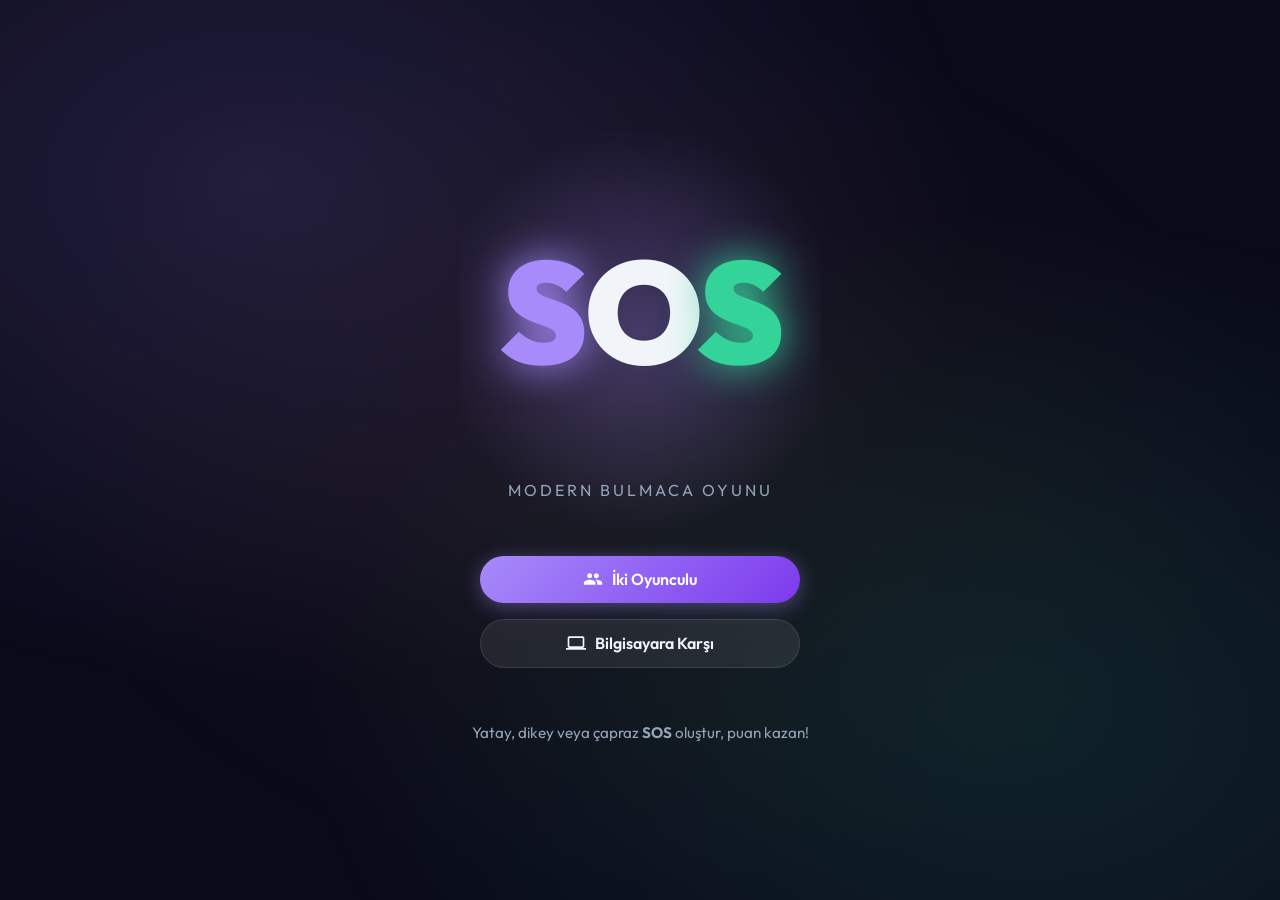
<file: SOS_Oyunu/index.html>
<!DOCTYPE html>
<html lang="tr">
<head>
  <meta charset="UTF-8"/>
  <meta name="viewport" content="width=device-width, initial-scale=1.0"/>
  <title>SOS — Modern Bulmaca Oyunu</title>
  <meta name="description" content="Klasik SOS oyununun modernleştirilmiş web versiyonu."/>
  <link rel="preconnect" href="https://fonts.googleapis.com"/>
  <link href="https://fonts.googleapis.com/css2?family=Outfit:wght@300;400;500;600;700;800;900&family=Space+Grotesk:wght@400;500;600;700&display=swap" rel="stylesheet"/>
  <link rel="stylesheet" href="style.css"/>
</head>
<body>
<div id="particles-bg" aria-hidden="true"></div>

<!-- HOME -->
<div id="screen-home" class="screen active">
  <div class="home-container">
    <div class="logo-wrapper">
      <div class="logo-glow"></div>
      <h1 class="logo-text">
        <span class="logo-s">S</span><span class="logo-o">O</span><span class="logo-s2">S</span>
      </h1>
      <p class="logo-sub">Modern Bulmaca Oyunu</p>
    </div>
    <div class="home-buttons">
      <button id="btn-two-player" class="btn-primary" onclick="UI.goToSetup('two')">
        <svg viewBox="0 0 24 24"><path d="M16 11c1.66 0 2.99-1.34 2.99-3S17.66 5 16 5c-1.66 0-3 1.34-3 3s1.34 3 3 3zm-8 0c1.66 0 2.99-1.34 2.99-3S9.66 5 8 5C6.34 5 5 6.34 5 8s1.34 3 3 3zm0 2c-2.33 0-7 1.17-7 3.5V19h14v-2.5c0-2.33-4.67-3.5-7-3.5zm8 0c-.29 0-.62.02-.97.05 1.16.84 1.97 1.97 1.97 3.45V19h6v-2.5c0-2.33-4.67-3.5-7-3.5z"/></svg>
        İki Oyunculu
      </button>
      <button id="btn-vs-cpu" class="btn-secondary" onclick="UI.goToSetup('cpu')">
        <svg viewBox="0 0 24 24"><path d="M20 18c1.1 0 1.99-.9 1.99-2L22 6c0-1.1-.9-2-2-2H4c-1.1 0-2 .9-2 2v10c0 1.1.9 2 2 2H0v2h24v-2h-4zM4 6h16v10H4V6z"/></svg>
        Bilgisayara Karşı
      </button>
    </div>
    <p class="home-info">Yatay, dikey veya çapraz <strong>SOS</strong> oluştur, puan kazan!</p>
  </div>
</div>

<!-- SETUP -->
<div id="screen-setup" class="screen">
  <div class="setup-container">
    <button class="btn-back" onclick="UI.goHome()">
      <svg viewBox="0 0 24 24"><path d="M20 11H7.83l5.59-5.59L12 4l-8 8 8 8 1.41-1.41L7.83 13H20v-2z"/></svg>
      Geri
    </button>
    <h2 class="setup-title">Oyun Kurulumu</h2>

    <div class="players-setup">
      <!-- Player 1 -->
      <div class="player-card" id="player1-card">
        <div class="player-card-header"><div class="player-number p1-color">Oyuncu 1</div></div>
        <div class="player-field">
          <label>İsim</label>
          <input type="text" id="p1-name" placeholder="İsminizi girin" maxlength="15" autocomplete="off"/>
        </div>
        <div class="player-field">
          <label>Simge Seç</label>
          <div class="icon-grid" id="p1-icon-grid"></div>
        </div>
      </div>

      <div class="vs-divider">VS</div>

      <!-- Player 2 -->
      <div class="player-card" id="player2-card">
        <div class="player-card-header" id="p2-card-header">
          <div class="cpu-icon-display" id="cpu-icon-display" style="display:none"></div>
          <div class="player-number p2-color" id="p2-label">Oyuncu 2</div>
        </div>
        <div class="player-field" id="p2-name-field">
          <label>İsim</label>
          <input type="text" id="p2-name" placeholder="İsminizi girin" maxlength="15" autocomplete="off"/>
        </div>
        <div class="player-field" id="p2-icon-field">
          <label>Simge Seç</label>
          <div class="icon-grid" id="p2-icon-grid"></div>
        </div>
      </div>
    </div>

    <div class="settings-panel">
      <div class="settings-row">
        <div class="setting-group">
          <label class="setting-label">Grid Boyutu</label>
          <div class="toggle-group" id="grid-toggle">
            <button class="toggle-btn active" data-value="3" onclick="UI.selectSetting('grid','3',this)">3×3</button>
            <button class="toggle-btn" data-value="5" onclick="UI.selectSetting('grid','5',this)">5×5</button>
          </div>
        </div>
        <div class="setting-group">
          <label class="setting-label">Zorluk</label>
          <div class="toggle-group" id="difficulty-toggle">
            <button class="toggle-btn active" data-value="easy" onclick="UI.selectSetting('difficulty','easy',this)">Kolay</button>
            <button class="toggle-btn" data-value="medium" onclick="UI.selectSetting('difficulty','medium',this)">Orta</button>
            <button class="toggle-btn" data-value="hard" onclick="UI.selectSetting('difficulty','hard',this)">Zor</button>
          </div>
        </div>
      </div>
      <div class="difficulty-info" id="difficulty-info">
        <span class="diff-badge easy-badge">✓ Süre yok · Serbest oyun</span>
      </div>
    </div>

    <button id="btn-start-game" class="btn-start" onclick="Game.start()">
      <span>Oyunu Başlat</span>
      <svg viewBox="0 0 24 24"><path d="M8 5v14l11-7z"/></svg>
    </button>
  </div>
</div>

<!-- GAME -->
<div id="screen-game" class="screen">
  <div class="game-hud">
    <button class="btn-hud-back" onclick="UI.confirmQuit()" title="Çık">
      <svg viewBox="0 0 24 24"><path d="M20 11H7.83l5.59-5.59L12 4l-8 8 8 8 1.41-1.41L7.83 13H20v-2z"/></svg>
    </button>

    <div class="score-panel-hidden" style="display:none">
      <div id="score-icon-1"></div><div id="score-name-1"></div><div id="score-points-1"></div><div id="combo-badge-1"></div>
      <div id="score-icon-2"></div><div id="score-name-2"></div><div id="score-points-2"></div><div id="combo-badge-2"></div>
    </div>

    <div class="timer-wrapper" id="timer-wrapper">
      <div class="timer-ring">
        <svg viewBox="0 0 44 44">
          <circle cx="22" cy="22" r="18" class="timer-ring-bg"/>
          <circle cx="22" cy="22" r="18" class="timer-ring-fill" id="timer-ring-fill"/>
        </svg>
        <span class="timer-text" id="timer-text">10</span>
      </div>
    </div>
  </div>

  <div class="turn-indicator" id="turn-indicator">
    <div class="turn-inner">
      <span class="turn-icon" id="turn-icon"></span>
      <span class="turn-name" id="turn-name">Oyuncu 1</span>
      <span class="turn-label">oynuyor</span>
    </div>
    <div class="letter-hint" id="letter-hint"></div>
  </div>

  <div class="game-layout">
    <div class="side-player-card p1-side" id="side-card-1">
      <div class="side-card-glow"></div>
      <div class="side-card-header">
        <div class="side-card-icon" id="side-icon-1"></div>
        <div class="side-card-name" id="side-name-1">Oyuncu 1</div>
      </div>
      <div class="side-card-body">
        <div class="side-card-score" id="side-score-1">0</div>
        <div class="side-combo" id="side-combo-1"></div>
      </div>
    </div>

    <div class="board-wrapper">
      <div class="board" id="board"></div>
      <div class="final-phase-banner" id="final-phase-banner" style="display:none">🔥 FINAL FAZI — Ekstra Puan!</div>
    </div>

    <div class="side-player-card p2-side" id="side-card-2">
      <div class="side-card-glow"></div>
      <div class="side-card-header">
        <div class="side-card-icon" id="side-icon-2"></div>
        <div class="side-card-name" id="side-name-2">Oyuncu 2</div>
      </div>
      <div class="side-card-body">
        <div class="side-card-score" id="side-score-2">0</div>
        <div class="side-combo" id="side-combo-2"></div>
      </div>
    </div>
  </div>


  <div class="actions-bar">
    <button class="action-btn hint-btn" id="btn-hint" onclick="Game.useHint()" title="İpucu">
      <svg viewBox="0 0 24 24"><path d="M12 2C6.48 2 2 6.48 2 12s4.48 10 10 10 10-4.48 10-10S17.52 2 12 2zm1 17h-2v-2h2v2zm2.07-7.75l-.9.92C13.45 12.9 13 13.5 13 15h-2v-.5c0-1.1.45-2.1 1.17-2.83l1.24-1.26c.37-.36.59-.86.59-1.41 0-1.1-.9-2-2-2s-2 .9-2 2H8c0-2.21 1.79-4 4-4s4 1.79 4 4c0 .88-.36 1.68-.93 2.25z"/></svg>
      İpucu <span class="action-count" id="hint-count">2</span>
    </button>
    <button class="action-btn special-btn" id="btn-time-extend" onclick="Game.useSpecial('timeExtend')" title="+5 Saniye (−1 puan)">
      <svg viewBox="0 0 24 24"><path d="M15 1H9v2h6V1zm-4 13h2V8h-2v6zm8.03-6.61l1.42-1.42c-.43-.51-.9-.99-1.41-1.41l-1.42 1.42C16.07 4.74 14.12 4 12 4c-4.97 0-9 4.03-9 9s4.02 9 9 9 9-4.03 9-9c0-2.12-.74-4.07-1.97-5.61zM12 20c-3.87 0-7-3.13-7-7s3.13-7 7-7 7 3.13 7 7-3.13 7-7 7z"/></svg>
      +5sn
    </button>
    <button class="action-btn special-btn" id="btn-lock-cell" onclick="Game.useSpecial('lockCell')" title="Hücre Kilitle">
      <svg viewBox="0 0 24 24"><path d="M18 8h-1V6c0-2.76-2.24-5-5-5S7 3.24 7 6v2H6c-1.1 0-2 .9-2 2v10c0 1.1.9 2 2 2h12c1.1 0 2-.9 2-2V10c0-1.1-.9-2-2-2zm-6 9c-1.1 0-2-.9-2-2s.9-2 2-2 2 .9 2 2-.9 2-2 2zm3.1-9H8.9V6c0-1.71 1.39-3.1 3.1-3.1 1.71 0 3.1 1.39 3.1 3.1v2z"/></svg>
      Kilitle
    </button>
    <button class="action-btn special-btn" id="btn-change-letter" onclick="Game.useSpecial('changeLetter')" title="Harf Değiştir">
      <svg viewBox="0 0 24 24"><path d="M6.99 11L3 15l3.99 4v-3H14v-2H6.99v-3zM21 9l-3.99-4v3H10v2h7.01v3L21 9z"/></svg>
      Değiştir
    </button>
  </div>

  <div class="lock-mode-banner" id="lock-mode-banner" style="display:none">
    🔒 Kilitlenecek hücreyi seçin
    <button onclick="Game.cancelLockMode()">İptal</button>
  </div>
</div>

<!-- RESULTS -->
<div id="screen-results" class="screen">
  <div class="results-container">
    <div class="results-trophy" id="results-trophy">🏆</div>
    <h2 class="results-winner" id="results-winner">Oyuncu 1 Kazandı!</h2>
    <p class="results-subtitle" id="results-subtitle"></p>
    <div class="results-scores" id="results-scores"></div>
    <div class="results-stats">
      <h3>Oyun İstatistikleri</h3>
      <div class="stats-grid" id="stats-grid"></div>
    </div>
    <div class="results-buttons">
      <button class="btn-primary" onclick="Game.playAgain()">
        <svg viewBox="0 0 24 24"><path d="M17.65 6.35C16.2 4.9 14.21 4 12 4c-4.42 0-7.99 3.58-7.99 8s3.57 8 7.99 8c3.73 0 6.84-2.55 7.73-6h-2.08c-.82 2.33-3.04 4-5.65 4-3.31 0-6-2.69-6-6s2.69-6 6-6c1.66 0 3.14.69 4.22 1.78L13 11h7V4l-2.35 2.35z"/></svg>
        Tekrar Oyna
      </button>
      <button class="btn-secondary" onclick="UI.goHome()">
        <svg viewBox="0 0 24 24"><path d="M10 20v-6h4v6h5v-8h3L12 3 2 12h3v8z"/></svg>
        Ana Menü
      </button>
    </div>
  </div>
</div>

<!-- MODALS -->
<div class="modal-overlay" id="modal-quit" style="display:none">
  <div class="modal-box">
    <h3>Oyundan Çık?</h3>
    <p>Mevcut oyun kaydedilmeyecek.</p>
    <div class="modal-buttons">
      <button class="btn-danger" onclick="UI.goHome()">Çık</button>
      <button class="btn-secondary" onclick="UI.closeModal('modal-quit')">Devam Et</button>
    </div>
  </div>
</div>

<div class="toast" id="toast" aria-live="polite"></div>

<script src="game.js"></script>
</body>
</html>
</file>
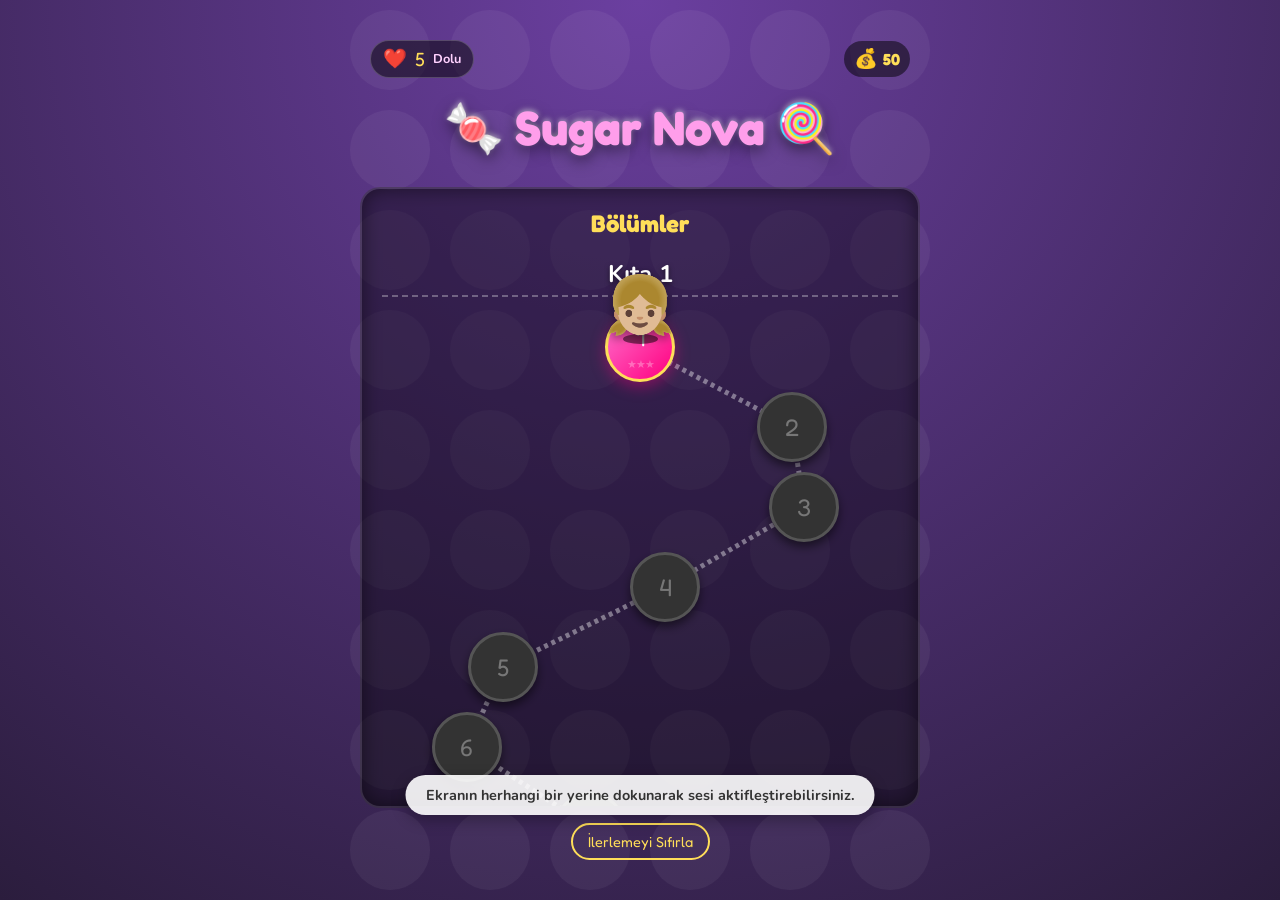
<file: Sugar_Nova/index.html>
<!DOCTYPE html>
<html lang="tr">

<head>
    <meta charset="UTF-8">
    <meta name="viewport" content="width=device-width, initial-scale=1.0, maximum-scale=1.0, user-scalable=no">
    <title>Sugar Nova</title>
    <link href="https://fonts.googleapis.com/css2?family=Fredoka+One&family=Nunito:wght@600;800&display=swap"
        rel="stylesheet">
    <link rel="stylesheet" href="styles.css">
</head>

<body>
    <!-- ANA MENÜ / BÖLÜM SEÇİMİ -->
    <div id="homeScreen" class="home-screen">
        <div class="home-top-bar">
            <div class="lives-container" id="livesContainer">
                <span class="lives-icon">❤️</span>
                <span id="livesCount" class="lives-text">5</span>
                <span id="livesTimer" class="lives-timer">Dolu</span>
            </div>
            <div class="coin-container" id="goldContainer"
                style="display:flex;align-items:center;gap:5px;background:rgba(0,0,0,0.5);border-radius:20px;padding:5px 10px;">
                <span style="font-size:1.2rem">💰</span>
                <span style="color:#ffde59;font-weight:bold;font-family:'Fredoka One',cursive;">50</span>
            </div>
        </div>
        <h1 class="game-logo">🍬 Sugar Nova 🍭</h1>
        <div class="level-map">
            <h2>Bölümler</h2>
            <div id="levelGrid" class="level-grid">
                <!-- Seviye butonları JS ile oluşturulacak -->
            </div>
        </div>
        <div class="home-actions">
            <button id="resetProgressBtn" class="pill-btn small-btn outline">İlerlemeyi Sıfırla</button>
        </div>
    </div>

    <!-- OYUN İÇİ EKRAN -->
    <div id="gameContainer" class="game-container hidden">
        <!-- Skor ve Durum Paneli -->
        <header class="top-panel">
            <div class="header-left">
                <button id="backToMenuBtn" class="icon-button" title="Menüye Dön">⬅️</button>
                <div class="level-info">
                    <h1 id="levelTitle" class="level-title">Bölüm 1</h1>
                    <div class="target-container">
                        <span id="targetDesc">Hedef Puan:</span>
                        <span id="targetValue" class="target-val">2000</span>
                    </div>
                </div>
            </div>

            <div class="header-center">
                <div class="star-bar-container">
                    <div class="star-bar-bg"></div>
                    <div id="starBarFill" class="star-bar-fill"></div>
                    <div class="star-markers">
                        <span id="star1" class="star-marker">⭐</span>
                        <span id="star2" class="star-marker">⭐</span>
                        <span id="star3" class="star-marker">⭐</span>
                    </div>
                </div>
            </div>

            <div class="header-right">
                <div class="stat-box">
                    <span class="stat-label">SKOR</span>
                    <span class="stat-value" id="score">0</span>
                </div>
                <div class="stat-box">
                    <span class="stat-label">HAMLE</span>
                    <span class="stat-value" id="moves">20</span>
                </div>
                <button id="soundToggle" class="icon-button" title="Sesi Aç/Kapat">🔊</button>
            </div>
        </header>

        <!-- Oyun Tahtası -->
        <main class="board-container">
            <div id="board" class="board"></div>

            <!-- Shuffling Overlay -->
            <div id="shuffleOverlay" class="board-overlay hidden">
                <div class="shuffle-text">KARIŞTIRILIYOR...</div>
            </div>
        </main>

        <!-- Booster Paneli -->
        <footer class="booster-panel">
            <button id="hammerBtn" class="booster-btn" title="Lolipop Çekici (Tek hamle harcamadan 1 şeker kırar)">
                <span class="booster-icon">🔨</span>
                <span id="hammerCount" class="booster-count">3</span>
            </button>
            <button id="switchBtn" class="booster-btn" title="El Jokeri (İki şekeri hamle harcamadan yer değiştirir)">
                <span class="booster-icon">✋</span>
                <span id="switchCount" class="booster-count">1</span>
            </button>
            <button id="stripedBtn" class="booster-btn"
                title="Çizgili Joker (Seçili şekeri ufo gibi Satır+Sütun siliciye dönüştürür)">
                <span class="booster-icon">✨</span>
                <span id="stripedCount" class="booster-count">1</span>
            </button>
            <button id="bombBtn" class="booster-btn" title="Bomba Jokeri (Seçili alanı patlatır)">
                <span class="booster-icon">💣</span>
                <span id="bombCount" class="booster-count">1</span>
            </button>
        </footer>

        <!-- Oyun Sonu Modal -->
        <div id="gameOverModal" class="modal hidden">
            <div class="modal-content">
                <h2 id="modalTitle">Oyun Bitti!</h2>
                <div class="modal-stars" id="modalStars">
                    <span class="star-empty">☆</span>
                    <span class="star-empty">☆</span>
                    <span class="star-empty">☆</span>
                </div>
                <p id="modalMessage">Skorunuz: 0</p>
                <div class="modal-buttons">
                    <button id="menuFromModalBtn" class="pill-btn outline">Menü</button>
                    <button id="restartBtn" class="pill-btn">Yeniden Oyna</button>
                    <button id="nextLevelBtn" class="pill-btn hidden">Sonraki Bölüm!</button>
                </div>
            </div>
        </div>

        <!-- Episode Award Modal -->
        <div id="episodeRewardModal" class="modal hidden" style="z-index: 2000;">
            <div class="modal-content"
                style="background: linear-gradient(135deg, #FFE000, #799F0C); border: 4px solid white;">
                <h2>Kıta Tamamlandı!</h2>
                <div style="font-size: 5rem; text-shadow: 0 0 20px #fff; animation: pulse 1s infinite;">🎁</div>
                <p style="color: #fff; text-shadow: 0 2px 4px rgba(0,0,0,0.5);">Tebrikler! Bölüm grubunu başarıyla
                    bitirdiniz.</p>
                <h3 id="rewardText" style="color: #fff; margin-bottom: 20px;">+3 Rastgele Premium Joker Kazandınız!</h3>
                <div class="modal-buttons">
                    <button id="claimRewardBtn" class="pill-btn">Harikaymış, Alayım!</button>
                </div>
            </div>
        </div>
    </div>

    <!-- UI Ses Uyarisi -->
    <div id="soundBanner" class="toast">Ekranın herhangi bir yerine dokunarak sesi aktifleştirebilirsiniz.</div>

    <script src="levels.js"></script>
    <script src="script.js"></script>
</body>

</html>
</file>
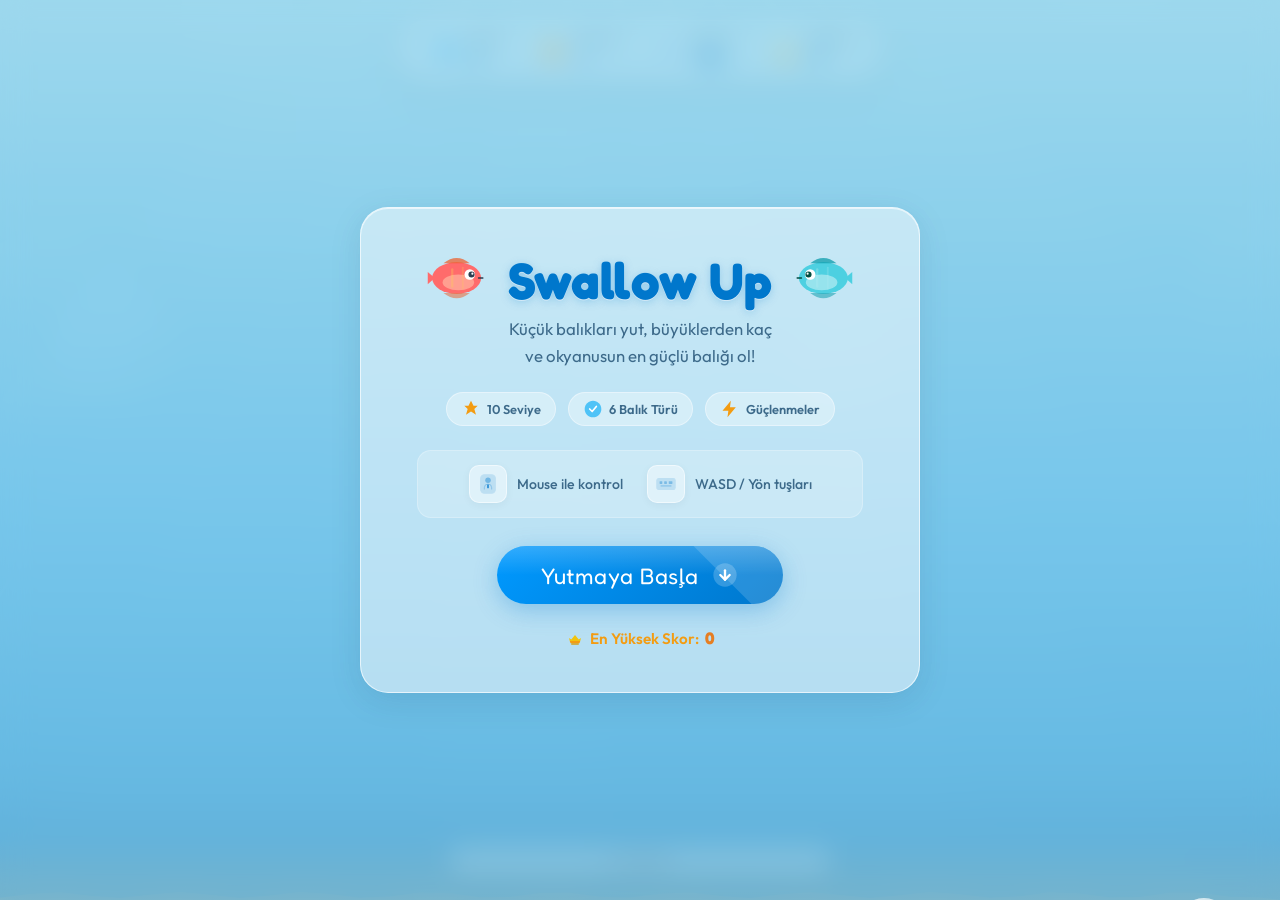
<file: SwallowUp/index.html>
<!DOCTYPE html>
<html lang="tr">
<head>
    <meta charset="UTF-8">
    <meta name="viewport" content="width=device-width, initial-scale=1.0, maximum-scale=1.0, user-scalable=no, viewport-fit=cover">
    <meta name="description" content="Swallow Up - Küçük balıkları yut, büyüklerden kaç ve okyanusun en güçlü balığı ol!">
    <meta name="theme-color" content="#5BB8E8">
    <title>Swallow Up | Balık Büyütme Oyunu</title>
    <link rel="preconnect" href="https://fonts.googleapis.com">
    <link rel="preconnect" href="https://fonts.gstatic.com" crossorigin>
    <link href="https://fonts.googleapis.com/css2?family=Outfit:wght@300;400;500;600;700;800;900&family=Fredoka+One&display=swap" rel="stylesheet">
    <link rel="stylesheet" href="style.css">
</head>
<body>
    <div id="game-wrapper">
        <canvas id="gameCanvas"></canvas>

        <!-- HUD -->
        <div id="hud">
            <div class="hud-item" id="hud-score">
                <span class="hud-icon">
                    <svg width="24" height="24" viewBox="0 0 24 24" fill="none"><path d="M12 2C6.5 2 2 6.5 2 12s4.5 10 10 10 10-4.5 10-10S17.5 2 12 2z" fill="#4FC3F7"/><path d="M7 12c0-2.8 2.2-5 5-5s5 2.2 5 5" stroke="#0288D1" stroke-width="1.5" fill="none"/><circle cx="15" cy="10" r="2" fill="#fff"/><circle cx="15.5" cy="10" r="1" fill="#1A237E"/><path d="M4 12l-2-2v4l2-2z" fill="#0288D1"/><path d="M8 14c1.3 1 2.7 1.5 4 1.5s2.7-.5 4-1.5" stroke="#B3E5FC" stroke-width="1" fill="none" opacity="0.6"/></svg>
                </span>
                <div class="hud-text">
                    <span class="hud-label">Skor</span>
                    <span class="hud-value" id="scoreDisplay">0</span>
                </div>
            </div>
            <div class="hud-item" id="hud-level">
                <span class="hud-icon">
                    <svg width="24" height="24" viewBox="0 0 24 24" fill="none"><polygon points="12,2 15.09,8.26 22,9.27 17,14.14 18.18,21.02 12,17.77 5.82,21.02 7,14.14 2,9.27 8.91,8.26" fill="#f39c12" stroke="#e67e22" stroke-width="0.8"/><polygon points="12,5 13.8,9.5 18.5,10 15,13 16,17.5 12,15.2 8,17.5 9,13 5.5,10 10.2,9.5" fill="#f1c40f" opacity="0.7"/></svg>
                </span>
                <div class="hud-text">
                    <span class="hud-label">Seviye</span>
                    <span class="hud-value" id="levelDisplay">1</span>
                </div>
            </div>
            <div class="hud-item" id="hud-size">
                <span class="hud-icon">
                    <svg width="24" height="24" viewBox="0 0 24 24" fill="none"><rect x="3" y="10" width="18" height="4" rx="2" fill="#0099ff" opacity="0.3"/><line x1="3" y1="7" x2="3" y2="17" stroke="#0077cc" stroke-width="2" stroke-linecap="round"/><line x1="21" y1="7" x2="21" y2="17" stroke="#0077cc" stroke-width="2" stroke-linecap="round"/><path d="M6 12h12" stroke="#0077cc" stroke-width="1.5" stroke-linecap="round"/><path d="M8 10v4M12 9v6M16 10v4" stroke="#0077cc" stroke-width="1" stroke-linecap="round" opacity="0.5"/></svg>
                </span>
                <div class="hud-text">
                    <span class="hud-label">Boyut</span>
                    <span class="hud-value" id="sizeDisplay">1.0x</span>
                </div>
            </div>
            <div class="hud-item" id="hud-highscore">
                <span class="hud-icon">
                    <svg width="24" height="24" viewBox="0 0 24 24" fill="none"><path d="M12 2L15 8H20L16 12L18 19L12 15L6 19L8 12L4 8H9L12 2Z" fill="#f39c12" opacity="0.2"/><path d="M7 21h10v-2H7v2z" fill="#d4a017"/><path d="M6 19h12l1-3H5l1 3z" fill="#f39c12"/><path d="M5 16h14l1-4-3 2-5-6-5 6-3-2 1 4z" fill="#f1c40f"/><circle cx="12" cy="13" r="1.5" fill="#d4a017"/></svg>
                </span>
                <div class="hud-text">
                    <span class="hud-label">Rekor</span>
                    <span class="hud-value" id="highScoreDisplay">0</span>
                </div>
            </div>
        </div>

        <!-- XP Bar -->
        <div id="xp-bar-container">
            <div id="xp-bar-bg">
                <div id="xp-bar-fill"></div>
                <span id="xp-bar-text">0 / 100 XP</span>
            </div>
        </div>

        <!-- Active Power-up Indicator -->
        <div id="powerup-indicator" class="hidden">
            <span id="powerup-icon">
                <svg width="20" height="20" viewBox="0 0 24 24" fill="none"><path d="M13 2L3 14h7l-1 8 10-12h-7l1-8z" fill="#f39c12" stroke="#e67e22" stroke-width="1"/></svg>
            </span>
            <span id="powerup-name">Hız Artışı</span>
            <div id="powerup-timer-bar"></div>
        </div>

        <!-- Start Screen -->
        <div id="startScreen" class="overlay-screen">
            <div class="screen-content start-content">
                <div class="title-wrapper">
                    <div class="title-fish-svg left">
                        <svg viewBox="0 0 80 50" width="70" height="44">
                            <path d="M10 25L2 18v14l8-7z" fill="#FF6B6B"/>
                            <ellipse cx="35" cy="25" rx="28" ry="18" fill="#FF6B6B"/>
                            <ellipse cx="37" cy="30" rx="18" ry="9" fill="#FFD3B6" opacity="0.5"/>
                            <path d="M20 8q15-12 30 0" fill="#EE5A24" opacity="0.7"/>
                            <path d="M20 42q15 12 30 0" fill="#EE5A24" opacity="0.5"/>
                            <circle cx="50" cy="21" r="6" fill="#fff"/>
                            <circle cx="52" cy="21" r="3.5" fill="#2C3E50"/>
                            <circle cx="53" cy="20" r="1.2" fill="#fff"/>
                            <path d="M60 25q3 0 5 0" stroke="#2C3E50" stroke-width="1.5" fill="none" stroke-linecap="round"/>
                            <path d="M30 15v20" stroke="#FECA57" stroke-width="2.5" opacity="0.35" stroke-linecap="round"/>
                            <path d="M42 13v24" stroke="#FECA57" stroke-width="2" opacity="0.25" stroke-linecap="round"/>
                        </svg>
                    </div>
                    <h1 class="game-title">Swallow Up</h1>
                    <div class="title-fish-svg right">
                        <svg viewBox="0 0 80 50" width="70" height="44">
                            <path d="M70 25l8-7v14l-8-7z" fill="#4DD0E1"/>
                            <ellipse cx="45" cy="25" rx="28" ry="18" fill="#4DD0E1"/>
                            <ellipse cx="43" cy="30" rx="18" ry="9" fill="#E0F7FA" opacity="0.5"/>
                            <path d="M30 8q15-12 30 0" fill="#0097A7" opacity="0.7"/>
                            <path d="M30 42q15 12 30 0" fill="#0097A7" opacity="0.5"/>
                            <circle cx="30" cy="21" r="6" fill="#fff"/>
                            <circle cx="28" cy="21" r="3.5" fill="#004D40"/>
                            <circle cx="27" cy="20" r="1.2" fill="#fff"/>
                            <path d="M20 25q-3 0-5 0" stroke="#004D40" stroke-width="1.5" fill="none" stroke-linecap="round"/>
                            <path d="M38 15v20" stroke="#B2EBF2" stroke-width="2.5" opacity="0.35" stroke-linecap="round"/>
                            <path d="M50 13v24" stroke="#B2EBF2" stroke-width="2" opacity="0.25" stroke-linecap="round"/>
                        </svg>
                    </div>
                </div>
                <p class="game-subtitle">Küçük balıkları yut, büyüklerden kaç<br>ve okyanusun en güçlü balığı ol!</p>
                
                <div class="feature-badges">
                    <div class="feature-badge">
                        <svg width="20" height="20" viewBox="0 0 24 24" fill="none"><path d="M12 2L15 8H20L16 12L18 19L12 15L6 19L8 12L4 8H9L12 2Z" fill="#f39c12"/></svg>
                        <span>10 Seviye</span>
                    </div>
                    <div class="feature-badge">
                        <svg width="20" height="20" viewBox="0 0 24 24" fill="none"><path d="M12 2C6.48 2 2 6.48 2 12s4.48 10 10 10 10-4.48 10-10S17.52 2 12 2z" fill="#4FC3F7"/><path d="M8 12l3 3 5-6" stroke="#fff" stroke-width="2" fill="none" stroke-linecap="round" stroke-linejoin="round"/></svg>
                        <span>6 Balık Türü</span>
                    </div>
                    <div class="feature-badge">
                        <svg width="20" height="20" viewBox="0 0 24 24" fill="none"><path d="M13 2L3 14h7l-1 8 10-12h-7l1-8z" fill="#f39c12"/></svg>
                        <span>Güçlenmeler</span>
                    </div>
                </div>

                <div class="controls-info">
                    <div class="control-item">
                        <span class="control-key">
                            <svg width="22" height="22" viewBox="0 0 24 24" fill="none"><rect x="4" y="2" width="16" height="20" rx="4" fill="#0077cc" opacity="0.15" stroke="#0077cc" stroke-width="1.2"/><circle cx="12" cy="8" r="3" fill="#0077cc" opacity="0.4"/><path d="M8 18v-2a4 4 0 018 0v2" fill="none" stroke="#0077cc" stroke-width="1" opacity="0.3"/><line x1="12" y1="13" x2="12" y2="16" stroke="#0077cc" stroke-width="1.5" stroke-linecap="round"/></svg>
                        </span>
                        <span>Mouse ile kontrol</span>
                    </div>
                    <div class="control-item">
                        <span class="control-key">
                            <svg width="22" height="22" viewBox="0 0 24 24" fill="none"><rect x="2" y="6" width="20" height="12" rx="2" fill="#0077cc" opacity="0.15" stroke="#0077cc" stroke-width="1.2"/><rect x="5" y="9" width="3" height="3" rx="0.5" fill="#0077cc" opacity="0.35"/><rect x="10" y="9" width="3" height="3" rx="0.5" fill="#0077cc" opacity="0.35"/><rect x="15" y="9" width="4" height="3" rx="0.5" fill="#0077cc" opacity="0.35"/><rect x="6" y="13" width="12" height="2" rx="0.5" fill="#0077cc" opacity="0.2"/></svg>
                        </span>
                        <span>WASD / Yön tuşları</span>
                    </div>
                </div>
                <button id="startBtn" class="game-btn pulse-btn">
                    <span>Yutmaya Başla</span>
                    <svg class="btn-icon-svg" width="28" height="28" viewBox="0 0 24 24" fill="none">
                        <path d="M12 2C6.48 2 2 6.48 2 12s4.48 10 10 10 10-4.48 10-10S17.52 2 12 2z" fill="rgba(255,255,255,0.2)"/>
                        <path d="M8 12l4 4 4-4" stroke="#fff" stroke-width="2" stroke-linecap="round" stroke-linejoin="round"/>
                        <line x1="12" y1="8" x2="12" y2="16" stroke="#fff" stroke-width="2" stroke-linecap="round"/>
                    </svg>
                </button>
                <div class="start-highscore">
                    <svg width="18" height="18" viewBox="0 0 24 24" fill="none" style="vertical-align: -3px; margin-right: 4px;">
                        <path d="M7 21h10v-2H7v2z" fill="#d4a017"/><path d="M6 19h12l1-3H5l1 3z" fill="#f39c12"/><path d="M5 16h14l1-4-3 2-5-6-5 6-3-2 1 4z" fill="#f1c40f"/>
                    </svg>
                    En Yüksek Skor: <strong id="startHighScore">0</strong>
                </div>
            </div>
            <div class="bubbles-decoration">
                <div class="bubble-deco b1"></div>
                <div class="bubble-deco b2"></div>
                <div class="bubble-deco b3"></div>
                <div class="bubble-deco b4"></div>
                <div class="bubble-deco b5"></div>
                <div class="bubble-deco b6"></div>
            </div>
        </div>

        <!-- Level Up Notification -->
        <div id="levelUpNotification" class="hidden">
            <div class="levelup-content">
                <span class="levelup-star">
                    <svg width="48" height="48" viewBox="0 0 24 24" fill="none"><polygon points="12,2 15.09,8.26 22,9.27 17,14.14 18.18,21.02 12,17.77 5.82,21.02 7,14.14 2,9.27 8.91,8.26" fill="#fff" stroke="rgba(255,255,255,0.5)" stroke-width="0.5"/></svg>
                </span>
                <h2>Seviye Atladın!</h2>
                <p id="levelUpText">Seviye 2</p>
                <p id="levelUpDesc">Artık daha büyük balıkları yiyebilirsin!</p>
            </div>
        </div>

        <!-- Game Over Screen -->
        <div id="gameOverScreen" class="overlay-screen hidden">
            <div class="screen-content gameover-content">
                <div class="gameover-header">
                    <svg class="gameover-icon" width="48" height="48" viewBox="0 0 48 48" fill="none">
                        <circle cx="24" cy="24" r="20" fill="#e74c3c" opacity="0.15"/>
                        <circle cx="24" cy="24" r="16" fill="#e74c3c" opacity="0.15"/>
                        <path d="M24 8C15.2 8 8 15.2 8 24s7.2 16 16 16 16-7.2 16-16S32.8 8 24 8z" fill="none" stroke="#e74c3c" stroke-width="2"/>
                        <line x1="16" y1="16" x2="32" y2="32" stroke="#e74c3c" stroke-width="2.5" stroke-linecap="round"/>
                        <line x1="32" y1="16" x2="16" y2="32" stroke="#e74c3c" stroke-width="2.5" stroke-linecap="round"/>
                    </svg>
                    <h1 class="gameover-title">Oyun Bitti!</h1>
                </div>
                <p class="gameover-subtitle">Daha büyük bir balık seni yuttu...</p>
                <div class="gameover-stats">
                    <div class="stat-item">
                        <span class="stat-icon">
                            <svg width="28" height="28" viewBox="0 0 24 24" fill="none">
                                <circle cx="12" cy="12" r="10" fill="#4FC3F7" opacity="0.15"/>
                                <path d="M12 6c-3.3 0-6 2.7-6 6s2.7 6 6 6 6-2.7 6-6" stroke="#0077cc" stroke-width="1.5" fill="none"/>
                                <circle cx="15" cy="10" r="1.5" fill="#0077cc"/>
                                <path d="M5 12l-2-1.5v3l2-1.5z" fill="#0077cc"/>
                            </svg>
                        </span>
                        <span class="stat-label">Son Skor</span>
                        <span class="stat-value" id="finalScore">0</span>
                    </div>
                    <div class="stat-item">
                        <span class="stat-icon">
                            <svg width="28" height="28" viewBox="0 0 24 24" fill="none">
                                <circle cx="12" cy="12" r="10" fill="#f39c12" opacity="0.15"/>
                                <polygon points="12,4 14.5,9 20,9.8 16,13.5 17,19 12,16 7,19 8,13.5 4,9.8 9.5,9" fill="#f39c12" stroke="#e67e22" stroke-width="0.5"/>
                            </svg>
                        </span>
                        <span class="stat-label">Seviye</span>
                        <span class="stat-value" id="finalLevel">1</span>
                    </div>
                    <div class="stat-item">
                        <span class="stat-icon">
                            <svg width="28" height="28" viewBox="0 0 24 24" fill="none">
                                <circle cx="12" cy="12" r="10" fill="#f1c40f" opacity="0.15"/>
                                <path d="M8 20h8v-1.5H8V20z" fill="#d4a017"/><path d="M7 18.5h10l.8-2.5H6.2l.8 2.5z" fill="#f39c12"/><path d="M6 16h12l1-3.5-2.5 1.5L12 9l-4.5 5L5 12.5 6 16z" fill="#f1c40f"/>
                            </svg>
                        </span>
                        <span class="stat-label">En Yüksek</span>
                        <span class="stat-value" id="finalHighScore">0</span>
                    </div>
                    <div class="stat-item">
                        <span class="stat-icon">
                            <svg width="28" height="28" viewBox="0 0 24 24" fill="none">
                                <circle cx="12" cy="12" r="10" fill="#27ae60" opacity="0.15"/>
                                <path d="M9 7v5l-2 3h10l-2-3V7" stroke="#27ae60" stroke-width="1.5" fill="none" stroke-linecap="round" stroke-linejoin="round"/>
                                <path d="M7 17h10" stroke="#27ae60" stroke-width="1.5" stroke-linecap="round"/>
                                <circle cx="12" cy="10" r="1" fill="#27ae60"/>
                            </svg>
                        </span>
                        <span class="stat-label">Yenen Balık</span>
                        <span class="stat-value" id="finalEaten">0</span>
                    </div>
                </div>
                <button id="restartBtn" class="game-btn pulse-btn">
                    <span>Tekrar Oyna</span>
                    <svg class="btn-icon-svg" width="24" height="24" viewBox="0 0 24 24" fill="none">
                        <path d="M12 4V1L8 5l4 4V6c3.31 0 6 2.69 6 6s-2.69 6-6 6-6-2.69-6-6H4c0 4.42 3.58 8 8 8s8-3.58 8-8-3.58-8-8-8z" fill="#fff"/>
                    </svg>
                </button>
            </div>
        </div>
    </div>

    <script src="script.js"></script>
</body>
</html>
</file>
<file: AdamAsmaca/style.css>
/* ============================================================
   Adam Asmaca - Modern Hangman Game Styles
   ============================================================ */

@import url('https://fonts.googleapis.com/css2?family=Inter:wght@300;400;500;600;700;800&display=swap');

:root {
    --bg-primary: #0f0f1a;
    --bg-secondary: #1a1a2e;
    --bg-card: rgba(30, 30, 50, 0.85);
    --bg-glass: rgba(255, 255, 255, 0.05);
    --accent-1: #6c5ce7;
    --accent-2: #a29bfe;
    --accent-3: #fd79a8;
    --success: #00b894;
    --danger: #e17055;
    --warning: #fdcb6e;
    --text-primary: #ffffff;
    --text-secondary: rgba(255, 255, 255, 0.7);
    --text-muted: rgba(255, 255, 255, 0.4);
    --border: rgba(255, 255, 255, 0.08);
    --shadow: 0 8px 32px rgba(0, 0, 0, 0.3);
    --radius: 16px;
    --radius-sm: 10px;
    --radius-xs: 6px;
}

* {
    margin: 0;
    padding: 0;
    box-sizing: border-box;
    -webkit-tap-highlight-color: transparent;
}

html, body {
    margin: 0;
    padding: 0;
    width: 100%;
    height: 100%;
    height: 100dvh;
    overflow: hidden;
    background: var(--bg-primary);
}

body {
    font-family: 'Inter', -apple-system, sans-serif;
    color: var(--text-primary);
    display: flex;
    flex-direction: column;
}

.container {
    flex: 1;
    display: flex;
    flex-direction: column;
    padding: 20px;
    max-width: 1200px;
    margin: 0 auto;
    width: 100%;
    overflow-y: auto;
    overflow-x: hidden;
}

body::before {
    content: '';
    position: fixed;
    top: 0; left: 0;
    width: 100%; height: 100%;
    background:
        radial-gradient(ellipse at 20% 50%, rgba(108, 92, 231, 0.15) 0%, transparent 50%),
        radial-gradient(ellipse at 80% 20%, rgba(253, 121, 168, 0.1) 0%, transparent 50%),
        radial-gradient(ellipse at 50% 80%, rgba(0, 184, 148, 0.08) 0%, transparent 50%);
    pointer-events: none;
    z-index: 0;
}

/* ============ SCREENS ============ */
.screen {
    display: none;
    position: relative;
    z-index: 1;
    min-height: 100vh;
    padding: 20px;
    animation: fadeIn 0.5s ease;
}

.screen.active {
    display: flex;
    flex-direction: column;
    align-items: center;
    justify-content: center;
}

@keyframes fadeIn {
    from { opacity: 0; transform: translateY(15px); }
    to { opacity: 1; transform: translateY(0); }
}

/* ============ HOME SCREEN ============ */
.home-screen {
    gap: 40px;
    text-align: center;
}

.home-header h1 {
    font-size: 3rem;
    font-weight: 800;
    background: linear-gradient(135deg, var(--accent-2), var(--accent-3));
    -webkit-background-clip: text;
    -webkit-text-fill-color: transparent;
    background-clip: text;
    margin-bottom: 8px;
}

.home-header p {
    color: var(--text-secondary);
    font-size: 1.05rem;
    font-weight: 300;
}

.mode-grid {
    display: flex;
    justify-content: center;
    flex-wrap: wrap;
    gap: 20px;
    max-width: 960px;
    width: 100%;
}

.mode-card {
    flex: 1 1 280px;
    max-width: 300px;
    background: var(--bg-card);
    border: 1px solid var(--border);
    border-radius: var(--radius);
    padding: 32px 24px;
    cursor: pointer;
    transition: all 0.35s cubic-bezier(0.4, 0, 0.2, 1);
    backdrop-filter: blur(12px);
    position: relative;
    overflow: hidden;
}

.mode-card::before {
    content: '';
    position: absolute;
    top: 0; left: 0;
    width: 100%; height: 3px;
    background: linear-gradient(90deg, var(--accent-1), var(--accent-3));
    opacity: 0;
    transition: opacity 0.3s;
}

.mode-card:hover {
    transform: translateY(-6px);
    border-color: rgba(108, 92, 231, 0.3);
    box-shadow: 0 12px 40px rgba(108, 92, 231, 0.15);
}

.mode-card:hover::before { opacity: 1; }

.mode-card .mode-icon {
    font-size: 2.5rem;
    margin-bottom: 16px;
}

.mode-card h3 {
    font-size: 1.25rem;
    font-weight: 700;
    margin-bottom: 8px;
}

.mode-card p {
    color: var(--text-secondary);
    font-size: 0.9rem;
    line-height: 1.5;
}

/* ============ SETUP SCREEN ============ */
.setup-screen {
    gap: 30px;
}

.setup-container {
    background: var(--bg-card);
    border: 1px solid var(--border);
    border-radius: var(--radius);
    padding: 40px;
    max-width: 520px;
    width: 100%;
    backdrop-filter: blur(12px);
}

.setup-container h2 {
    font-size: 1.6rem;
    font-weight: 700;
    margin-bottom: 28px;
    text-align: center;
    background: linear-gradient(135deg, var(--accent-2), var(--accent-3));
    -webkit-background-clip: text;
    -webkit-text-fill-color: transparent;
    background-clip: text;
}

.form-group {
    margin-bottom: 22px;
}

.form-group label {
    display: block;
    font-size: 0.85rem;
    font-weight: 600;
    color: var(--text-secondary);
    margin-bottom: 8px;
    text-transform: uppercase;
    letter-spacing: 0.5px;
}

.difficulty-options, .category-options {
    display: flex;
    gap: 10px;
    flex-wrap: wrap;
}

.diff-btn, .cat-btn {
    flex: 1;
    min-width: 80px;
    padding: 12px 16px;
    border: 1px solid var(--border);
    border-radius: var(--radius-sm);
    background: var(--bg-glass);
    color: var(--text-secondary);
    font-family: inherit;
    font-size: 0.85rem;
    font-weight: 500;
    cursor: pointer;
    transition: all 0.25s;
    text-align: center;
}

.diff-btn:hover, .cat-btn:hover {
    border-color: var(--accent-1);
    color: var(--text-primary);
}

.diff-btn.active, .cat-btn.active {
    background: linear-gradient(135deg, var(--accent-1), rgba(108, 92, 231, 0.6));
    border-color: var(--accent-1);
    color: white;
}

/* PvP word input */
.word-input-group {
    position: relative;
}

.word-input {
    width: 100%;
    padding: 14px 18px;
    border: 1px solid var(--border);
    border-radius: var(--radius-sm);
    background: var(--bg-glass);
    color: var(--text-primary);
    font-family: inherit;
    font-size: 1rem;
    font-weight: 500;
    outline: none;
    transition: border-color 0.25s;
}

.secret-input {
    letter-spacing: 3px;
    -webkit-text-security: disc;
}

.word-input:focus {
    border-color: var(--accent-1);
}

.word-input::placeholder {
    color: var(--text-muted);
}

.secret-input::placeholder {
    letter-spacing: 0;
    -webkit-text-security: none;
}

.input-hint {
    font-size: 0.75rem;
    color: var(--text-muted);
    margin-top: 6px;
}

/* ============ BUTTONS ============ */
.btn {
    display: inline-flex;
    align-items: center;
    justify-content: center;
    gap: 8px;
    padding: 14px 32px;
    border: none;
    border-radius: 50px;
    font-family: inherit;
    font-size: 1rem;
    font-weight: 600;
    cursor: pointer;
    transition: all 0.3s cubic-bezier(0.4, 0, 0.2, 1);
    position: relative;
    overflow: hidden;
}

.btn-primary {
    background: linear-gradient(135deg, var(--accent-1), var(--accent-3));
    color: white;
    box-shadow: 0 4px 20px rgba(108, 92, 231, 0.35);
}

.btn-primary:hover {
    transform: translateY(-2px);
    box-shadow: 0 6px 28px rgba(108, 92, 231, 0.5);
}

.btn-secondary {
    background: var(--bg-glass);
    border: 1px solid var(--border);
    color: var(--text-secondary);
}

.btn-secondary:hover {
    border-color: var(--accent-2);
    color: var(--text-primary);
}

.btn-back {
    position: absolute;
    top: 15px;
    left: 15px;
    padding: 8px 16px;
    border: 1px solid var(--border);
    border-radius: 50px;
    background: var(--bg-glass);
    color: var(--text-secondary);
    font-family: inherit;
    font-size: 0.85rem;
    font-weight: 500;
    cursor: pointer;
    transition: all 0.25s;
    z-index: 10;
    backdrop-filter: blur(8px);
}

.btn-back:hover {
    border-color: var(--accent-2);
    color: var(--text-primary);
}

/* ============ GAME SCREEN ============ */
.game-screen {
    padding-top: 30px;
    gap: 15px;
    justify-content: flex-start;
}

.game-top-bar {
    display: flex;
    align-items: center;
    justify-content: center;
    gap: 16px;
    width: 100%;
    max-width: 700px;
    flex-wrap: wrap;
    margin-bottom: 0px;
}

.info-badge {
    display: flex;
    align-items: center;
    gap: 6px;
    padding: 8px 16px;
    background: var(--bg-glass);
    border: 1px solid var(--border);
    border-radius: 50px;
    font-size: 0.85rem;
    color: var(--text-secondary);
    backdrop-filter: blur(8px);
}

.hint-btn {
    cursor: pointer;
    font-family: inherit;
    transition: all 0.2s;
}

.hint-btn:hover:not(:disabled) {
    background: var(--bg-card);
    border-color: var(--accent-1);
    color: var(--text-primary);
    transform: translateY(-2px);
    box-shadow: 0 4px 10px rgba(108, 92, 231, 0.2);
}

.hint-btn:active:not(:disabled) {
    transform: translateY(0);
}

.info-badge .badge-icon {
    font-size: 1rem;
}

.info-badge .badge-value {
    font-weight: 600;
    color: var(--text-primary);
}

/* Player indicator for race mode */
.player-indicator {
    padding: 10px 24px;
    border-radius: 50px;
    font-weight: 700;
    font-size: 0.95rem;
    animation: pulse-glow 2s infinite;
}

.player-indicator.p1 {
    background: linear-gradient(135deg, rgba(108, 92, 231, 0.3), rgba(108, 92, 231, 0.1));
    border: 1px solid rgba(108, 92, 231, 0.4);
    color: var(--accent-2);
}

.player-indicator.p2 {
    background: linear-gradient(135deg, rgba(253, 121, 168, 0.3), rgba(253, 121, 168, 0.1));
    border: 1px solid rgba(253, 121, 168, 0.4);
    color: var(--accent-3);
}

@keyframes pulse-glow {
    0%, 100% { box-shadow: 0 0 10px rgba(108, 92, 231, 0.2); }
    50% { box-shadow: 0 0 20px rgba(108, 92, 231, 0.4); }
}

/* Score display for race mode */
.race-scores {
    position: absolute;
    top: 160px;
    left: 0;
    width: 100%;
    padding: 0 40px;
    display: flex;
    justify-content: space-between;
    pointer-events: none;
    z-index: 10;
}

.score-box {
    width: 150px;
    text-align: center;
    padding: 12px 15px;
    border-radius: var(--radius);
    background: var(--bg-card);
    border: 1px solid var(--border);
    pointer-events: auto;
    transition: all 0.3s cubic-bezier(0.4, 0, 0.2, 1);
    backdrop-filter: blur(12px);
}

.score-box.active {
    border-color: var(--accent-1);
    box-shadow: 0 0 25px rgba(108, 92, 231, 0.3);
    transform: scale(1.08);
}

.score-box .score-label {
    font-size: 0.75rem;
    color: var(--text-muted);
    margin-bottom: 4px;
}

.score-box .score-value {
    font-size: 1.5rem;
    font-weight: 800;
}

.score-box.p1 .score-value { color: var(--accent-2); }
.score-box.p2 .score-value { color: var(--accent-3); }

/* ============ HANGMAN SCENE ============ */
.hangman-scene {
    height: 42vh;
    min-height: 260px;
    max-height: 450px;
    aspect-ratio: 240 / 280;
    width: auto;
    position: relative;
    margin: 15px auto 5px;
}

.hangman-svg {
    width: 100%;
    height: 100%;
}

.hangman-svg .structure {
    stroke: rgba(255, 255, 255, 0.15);
    stroke-width: 3;
    stroke-linecap: round;
    fill: none;
}

.hangman-svg .rope {
    stroke: var(--warning);
    stroke-width: 2.5;
    stroke-linecap: round;
    fill: none;
    opacity: 0;
    transition: opacity 0.4s;
}

.hangman-svg .body-part {
    opacity: 0;
    transition: opacity 0.4s ease, transform 0.4s ease;
}

.hangman-svg .body-part.visible {
    opacity: 1;
}

.hangman-svg .head {
    fill: none;
    stroke: var(--accent-2);
    stroke-width: 2.5;
}

.hangman-svg .body-line {
    stroke: var(--accent-2);
    stroke-width: 2.5;
    stroke-linecap: round;
}

.hangman-svg .face {
    fill: var(--accent-2);
}

.hangman-svg .face-sad {
    fill: none;
    stroke: var(--danger);
    stroke-width: 1.5;
    stroke-linecap: round;
}

/* Platform/crate */
.hangman-svg .platform {
    fill: rgba(255, 255, 255, 0.08);
    stroke: rgba(255, 255, 255, 0.15);
    stroke-width: 1.5;
    rx: 4;
}

.hangman-svg .platform-gone {
    transition: all 0.6s ease;
}

/* Dead state */
.hangman-scene.dead .platform {
    opacity: 0;
    transform: translateY(20px);
}

.hangman-scene.dead .character-group {
    animation: hangDrop 0.6s ease forwards;
}

@keyframes hangDrop {
    0% { transform: translateY(0); }
    30% { transform: translateY(15px); }
    50% { transform: translateY(10px); }
    70% { transform: translateY(14px); }
    100% { transform: translateY(12px); }
}

@keyframes swingBody {
    0%, 100% { transform: rotate(-2deg); }
    50% { transform: rotate(2deg); }
}

.hangman-scene.dead .swing-group {
    transform-origin: 120px 45px;
    animation: swingBody 3s ease-in-out infinite;
}

/* ============ WORD DISPLAY ============ */
.word-display {
    display: flex;
    gap: 6px;
    justify-content: center;
    flex-wrap: wrap;
    padding: 5px 0;
}

.letter-box {
    width: 44px;
    height: 50px;
    display: flex;
    align-items: center;
    justify-content: center;
    border-bottom: 3px solid var(--border);
    font-size: 1.4rem;
    font-weight: 700;
    color: var(--text-primary);
    transition: all 0.3s;
    position: relative;
}

.letter-box.revealed {
    border-bottom-color: var(--accent-1);
    animation: revealPop 0.4s cubic-bezier(0.175, 0.885, 0.32, 1.275);
}

.letter-box.won {
    border-bottom-color: var(--success);
    color: var(--success);
}

.letter-box.lost {
    border-bottom-color: var(--danger);
    color: var(--danger);
}

@keyframes revealPop {
    0% { transform: scale(0.5); opacity: 0; }
    60% { transform: scale(1.15); }
    100% { transform: scale(1); opacity: 1; }
}

/* ============ KEYBOARD ============ */
.keyboard {
    display: flex;
    flex-wrap: wrap;
    justify-content: center;
    gap: 5px;
    max-width: 650px;
    padding: 5px 0;
}

.key-btn {
    width: 42px;
    height: 46px;
    display: flex;
    align-items: center;
    justify-content: center;
    border: 1px solid var(--border);
    border-radius: var(--radius-xs);
    background: var(--bg-glass);
    color: var(--text-primary);
    font-family: inherit;
    font-size: 0.95rem;
    font-weight: 600;
    cursor: pointer;
    transition: all 0.2s;
    backdrop-filter: blur(4px);
    text-transform: uppercase;
}

.key-btn:hover:not(:disabled) {
    border-color: var(--accent-1);
    background: rgba(108, 92, 231, 0.15);
    transform: translateY(-2px);
}

.key-btn:active:not(:disabled) {
    transform: translateY(0);
}

.key-btn:disabled {
    cursor: default;
    opacity: 0.25;
}

.key-btn.correct {
    background: rgba(0, 184, 148, 0.2);
    border-color: var(--success);
    color: var(--success);
    animation: keyCorrect 0.4s ease;
}

.key-btn.wrong {
    background: rgba(225, 112, 85, 0.15);
    border-color: var(--danger);
    color: var(--danger);
    animation: keyWrong 0.4s ease;
}

@keyframes keyCorrect {
    0% { transform: scale(0.9); }
    50% { transform: scale(1.1); }
    100% { transform: scale(1); }
}

@keyframes keyWrong {
    0%, 100% { transform: translateX(0); }
    25% { transform: translateX(-4px); }
    75% { transform: translateX(4px); }
}

/* ============ RESULT OVERLAY ============ */
.result-overlay {
    display: none;
    position: fixed;
    top: 0; left: 0;
    width: 100%; height: 100%;
    background: rgba(15, 15, 26, 0.92);
    backdrop-filter: blur(12px);
    z-index: 100;
    align-items: center;
    justify-content: center;
    animation: fadeIn 0.4s ease;
}

.result-overlay.active {
    display: flex;
}

.result-card {
    background: var(--bg-card);
    border: 1px solid var(--border);
    border-radius: var(--radius);
    padding: 48px 40px;
    max-width: 440px;
    width: 90%;
    text-align: center;
    animation: resultPop 0.5s cubic-bezier(0.175, 0.885, 0.32, 1.275);
}

@keyframes resultPop {
    0% { transform: scale(0.7); opacity: 0; }
    100% { transform: scale(1); opacity: 1; }
}

.result-icon {
    font-size: 4rem;
    margin-bottom: 16px;
}

.result-title {
    font-size: 1.8rem;
    font-weight: 800;
    margin-bottom: 8px;
}

.result-title.win {
    background: linear-gradient(135deg, var(--success), #55efc4);
    -webkit-background-clip: text;
    -webkit-text-fill-color: transparent;
    background-clip: text;
}

.result-title.lose {
    background: linear-gradient(135deg, var(--danger), var(--accent-3));
    -webkit-background-clip: text;
    -webkit-text-fill-color: transparent;
    background-clip: text;
}

.result-word {
    font-size: 1.3rem;
    font-weight: 600;
    color: var(--text-secondary);
    margin-bottom: 24px;
    letter-spacing: 4px;
    text-transform: uppercase;
}

.result-buttons {
    display: flex;
    gap: 12px;
    justify-content: center;
    flex-wrap: wrap;
}

/* Race mode result */
.race-result-scores {
    display: flex;
    gap: 20px;
    justify-content: center;
    margin: 16px 0 24px;
}

.race-result-score {
    text-align: center;
}

.race-result-score .rrs-label {
    font-size: 0.8rem;
    color: var(--text-muted);
    margin-bottom: 4px;
}

.race-result-score .rrs-value {
    font-size: 2rem;
    font-weight: 800;
}

.race-result-score.p1 .rrs-value { color: var(--accent-2); }
.race-result-score.p2 .rrs-value { color: var(--accent-3); }

/* ============ CONFETTI ============ */
.confetti-container {
    position: fixed;
    top: 0; left: 0;
    width: 100%; height: 100%;
    pointer-events: none;
    z-index: 101;
    overflow: hidden;
}

.confetti-piece {
    position: absolute;
    width: 10px;
    height: 10px;
    top: -10px;
    border-radius: 2px;
    animation: confettiFall linear forwards;
}

@keyframes confettiFall {
    0% { transform: translateY(0) rotate(0deg); opacity: 1; }
    100% { transform: translateY(100vh) rotate(720deg); opacity: 0; }
}

/* ============ RESPONSIVE ============ */
@media (max-width: 768px) {
    .home-screen { gap: 15px; }
    .home-header h1 { font-size: 1.8rem; margin-bottom: 5px; }
    .home-header p { font-size: 0.9rem; }
    .mode-grid { gap: 12px; }
    
    .mode-card {
        display: grid;
        grid-template-columns: auto 1fr;
        grid-template-rows: auto auto;
        column-gap: 15px;
        row-gap: 2px;
        padding: 12px 15px;
        text-align: left;
        min-width: 100%;
    }
    .mode-icon {
        grid-column: 1;
        grid-row: 1 / 3;
        margin-bottom: 0;
        align-self: center;
        font-size: 1.5rem;
        padding: 12px;
    }
    .mode-card h3 {
        grid-column: 2;
        grid-row: 1;
        margin-bottom: 0;
        align-self: end;
        font-size: 1.05rem;
    }
    .mode-card p {
        grid-column: 2;
        grid-row: 2;
        margin-bottom: 0;
        align-self: start;
        font-size: 0.8rem;
    }
    .setup-container { padding: 28px 20px; }
    .letter-box { width: 36px; height: 44px; font-size: 1.2rem; }
    .key-btn { width: 34px; height: 40px; font-size: 0.8rem; }
    .hangman-scene { width: 180px; height: 220px; }
    .game-top-bar { gap: 10px; }
    .info-badge { padding: 6px 10px; font-size: 0.75rem; }
    .result-card { padding: 32px 24px; }
}

@media (max-width: 850px) {
    .race-scores {
        position: relative;
        top: 0;
        padding: 0 10px;
        margin-bottom: 5px;
        gap: 10px;
    }
    .score-box {
        width: auto;
        flex: 1;
        padding: 8px 10px;
    }
    .score-box .score-value {
        font-size: 1.2rem;
    }
    .score-box .score-label {
        font-size: 0.65rem;
    }
    /* Race modunda game-screen daha sıkı */
    .game-screen {
        padding-top: 10px;
        gap: 5px;
    }
    .game-top-bar {
        margin-bottom: 0;
        gap: 6px;
    }
    .hangman-scene {
        height: 28vh;
        min-height: 150px;
        margin: 5px auto 0;
    }
    .word-display {
        margin-bottom: 2px;
    }
    .keyboard {
        gap: 4px;
        padding: 0 5px;
    }
    .key-btn {
        width: 30px;
        height: 34px;
        font-size: 0.75rem;
    }
}

@media (max-width: 400px) {
    .key-btn { width: 28px; height: 36px; font-size: 0.75rem; }
    .letter-box { width: 28px; height: 36px; font-size: 1rem; border-bottom-width: 2px; }
    .word-display { gap: 4px; }
    .keyboard { gap: 4px; }
}
</file>
<file: CakeMaker/style.css>
:root {
    --bg-light: #ffdce0;
    --bg-dark: #fca7b5;
    --primary: #ff6b8b;
    --primary-dark: #e84393;
    --success: #2ed573;
    --success-dark: #27ae60;
    --danger: #ff4757;
    --danger-dark: #c0392b;
    --text-main: #2d3436;
    --text-light: #636e72;
    --panel-bg: #fffbfb;
}

* {
    box-sizing: border-box;
    user-select: none;
}

body {
    margin: 0;
    padding: 0;
    font-family: 'Nunito', sans-serif;
    color: var(--text-main);
    background-color: var(--bg-light);
    background-image: radial-gradient(var(--bg-dark) 10%, transparent 10%);
    background-size: 30px 30px;
    display: flex;
    justify-content: center;
    align-items: center;
    height: 100vh;
    overflow: hidden;
}

.app-container {
    width: 95%;
    max-width: 950px;
    height: 90vh;
    max-height: 750px;
    background: var(--panel-bg);
    border-radius: 40px;
    box-shadow: 0 20px 50px rgba(0, 0, 0, 0.1), inset 0 0 0 12px rgba(255, 255, 255, 0.8);
    position: relative;
    overflow: hidden;
    border: 6px solid #ffccd5;
    display: flex;
    flex-direction: column;
}

.screen {
    width: 100%;
    height: 100%;
    position: absolute;
    top: 0;
    left: 0;
    display: flex;
    flex-direction: column;
    transition: opacity 0.4s ease, transform 0.4s ease;
}

.screen.hidden {
    opacity: 0;
    pointer-events: none;
    transform: scale(0.95);
    visibility: hidden;
}

.screen.active {
    opacity: 1;
    pointer-events: all;
    transform: scale(1);
    visibility: visible;
}

/* ================= TYPOGRAPHY & TITLES ================= */
.logo-title {
    font-family: 'Fredoka', 'Quicksand', sans-serif;
    font-size: clamp(2.5rem, 10vw, 4.5rem);
    color: var(--primary);
    text-shadow: 4px 4px 0 #fff, 6px 6px 0 var(--primary-dark);
    margin: 0;
    line-height: 1.1;
    text-align: center;
}

.subtitle {
    font-size: 1.4rem;
    color: var(--text-light);
    margin-top: 10px;
    font-weight: 800;
}

/* ================= BUTTONS ================= */
.btn-toy {
    font-family: 'Fredoka', 'Quicksand', sans-serif;
    border: none;
    border-radius: 30px;
    cursor: pointer;
    font-size: 1.5rem;
    padding: 15px 40px;
    color: white;
    text-transform: uppercase;
    transition: all 0.1s;
    letter-spacing: 1px;
    outline: none;
}

.btn-toy:active {
    transform: translateY(8px);
}

.btn-primary {
    background: var(--primary);
    box-shadow: 0 8px 0 var(--primary-dark), 0 15px 20px rgba(0, 0, 0, 0.2);
    border: 4px solid #fff;
}

.btn-primary:active {
    box-shadow: 0 0px 0 var(--primary-dark), 0 5px 10px rgba(0, 0, 0, 0.2);
}

.btn-success {
    background: var(--success);
    box-shadow: 0 6px 0 var(--success-dark), 0 10px 15px rgba(0, 0, 0, 0.1);
    border: 3px solid #fff;
}

.btn-success:active {
    box-shadow: 0 0px 0 var(--success-dark), 0 4px 5px rgba(0, 0, 0, 0.1);
}

.btn-danger {
    background: var(--danger);
    box-shadow: 0 6px 0 var(--danger-dark), 0 10px 15px rgba(0, 0, 0, 0.1);
    border: 3px solid #fff;
    font-family: 'Nunito', sans-serif;
    font-weight: 900;
}

.btn-danger:active {
    box-shadow: 0 0px 0 var(--danger-dark), 0 4px 5px rgba(0, 0, 0, 0.1);
}

.btn-small {
    padding: 8px 15px;
    font-size: 1rem;
    border-radius: 20px;
    box-shadow: 0 4px 0 var(--danger-dark);
}

.btn-small:active {
    box-shadow: 0 0px 0 var(--danger-dark);
    transform: translateY(4px);
}

.btn-success.btn-small {
    box-shadow: 0 4px 0 var(--success-dark);
}

.btn-success.btn-small:active {
    box-shadow: 0 0px 0 var(--success-dark);
}


/* ================= MENU & GAMEOVER SCREENS ================= */
#screen-menu,
#screen-gameover {
    justify-content: center;
    align-items: center;
    background: radial-gradient(circle, #fff 40%, var(--bg-light) 100%);
}

.menu-content {
    display: flex;
    flex-direction: column;
    align-items: center;
    text-align: center;
}

.game-over-card {
    background: #fff;
    padding: 30px 50px;
    border-radius: 40px;
    border: 6px solid #ffccd5;
    box-shadow: 0 15px 30px rgba(0, 0, 0, 0.1);
    min-width: 400px;
}

.stats-card {
    margin: 20px 0 0 0;
    width: 100%;
}

.stat-row {
    display: flex;
    justify-content: space-between;
    align-items: center;
    background: #fdfdfd;
    border: 3px solid #f1f2f6;
    padding: 15px 25px;
    border-radius: 20px;
    margin-bottom: 10px;
    font-size: 1.4rem;
    font-weight: 900;
}

.stat-row span {
    color: var(--text-light);
}

.stat-row strong {
    font-size: 2.2rem;
}

.decorative-cake {
    font-size: 6rem;
    margin: 20px 0;
    filter: drop-shadow(0 10px 10px rgba(0, 0, 0, 0.2));
    animation: float 3s ease-in-out infinite;
}

/* ================= GAME SCREEN ================= */
.game-header {
    min-height: 70px;
    height: auto;
    background: #ffb8c6;
    display: flex;
    justify-content: space-between;
    align-items: center;
    padding: 10px 20px;
    border-bottom: 4px solid #fca7b5;
    z-index: 10;
    flex-wrap: wrap;
    gap: 10px;
}

.status-badge {
    background: white;
    padding: 8px 20px;
    border-radius: 20px;
    font-size: 1.2rem;
    font-weight: 800;
    color: var(--primary-dark);
    box-shadow: 0 4px 0 rgba(0, 0, 0, 0.1);
    display: flex;
    align-items: center;
    gap: 8px;
    min-width: 120px;
}

.status-badge strong {
    font-size: 1.4rem;
    color: var(--text-main);
}

.status-badge .icon {
    font-size: 1.5rem;
}

.progress-wrapper {
    flex: 1;
    margin: 0 30px;
    display: flex;
    flex-direction: column;
}

.progress-labels {
    display: flex;
    justify-content: space-between;
    font-size: 1rem;
    font-weight: 900;
    margin-bottom: 4px;
    color: var(--primary-dark);
}

.timer-bar-bg {
    height: 16px;
    background: rgba(255, 255, 255, 0.6);
    border-radius: 10px;
    border: 3px solid #fff;
    overflow: hidden;
    box-shadow: inset 0 2px 5px rgba(0, 0, 0, 0.1);
}

.timer-bar-fill {
    height: 100%;
    background: var(--success);
    width: 100%;
    transition: width 0.1s linear, background-color 0.3s ease;
    border-radius: 5px;
}

.game-workspace {
    flex: 1;
    display: flex;
    padding: 15px;
    gap: 15px;
    background: url('data:image/svg+xml;utf8,<svg width="40" height="40" xmlns="http://www.w3.org/2000/svg"><rect width="40" height="40" fill="%23fffbfb"/><circle cx="20" cy="20" r="2" fill="%23ffccd5"/></svg>');
}

/* Panels */
.panel {
    background: #fff;
    border-radius: 20px;
    box-shadow: 0 10px 20px rgba(0, 0, 0, 0.05);
    border: 3px solid #f1f2f6;
    display: flex;
    flex-direction: column;
    align-items: center;
    padding: 15px;
    position: relative;
    overflow: hidden;
}

.order-panel {
    flex: 0 0 35%;
    background: #fffdf2;
    border-color: #f7e8a4;
    transform: rotate(-1deg);
}

.player-panel {
    flex: 1;
}

.panel h2 {
    font-family: 'Fredoka', 'Quicksand', sans-serif;
    color: var(--primary);
    margin: 0 0 10px 0;
    font-size: 1.4rem;
}

.pin {
    position: absolute;
    top: -10px;
    left: 50%;
    transform: translateX(-50%);
    width: 20px;
    height: 20px;
    background: #ff4757;
    border-radius: 50%;
    box-shadow: inset -3px -3px 0 rgba(0, 0, 0, 0.2), 0 3px 5px rgba(0, 0, 0, 0.3);
}

/* Cake View Area */
.cake-display {
    flex: 1;
    width: 100%;
    display: flex;
    justify-content: center;
    align-items: flex-end;
    padding-bottom: 20px;
    position: relative;
}

.player-display::before {
    content: '';
    position: absolute;
    bottom: 20px;
    width: 80%;
    height: 20px;
    background: rgba(0, 0, 0, 0.05);
    border-radius: 50%;
}

.target-display {
    position: relative;
}

.memory-overlay.hidden {
    opacity: 0;
    pointer-events: none;
    visibility: hidden;
}

.memory-overlay {
    position: absolute;
    top: -20px;
    left: -20px;
    right: -20px;
    bottom: 0;
    background: repeating-linear-gradient(45deg, #ffdce0, #ffdce0 15px, #ffccd5 15px, #ffccd5 30px);
    display: flex;
    justify-content: center;
    align-items: center;
    border-radius: 10px;
    z-index: 20;
    transition: opacity 0.3s ease;
    border: 4px dashed #ff4757;
}

.memory-overlay span {
    font-size: 6rem;
    animation: float 2s infinite;
}

/* ================= CONTROLS ================= */
.controls-panel {
    min-height: 220px;
    height: auto;
    background: #fff;
    border-top: 5px solid #ffccd5;
    box-shadow: 0 -10px 20px rgba(0, 0, 0, 0.05);
    padding: 10px 15px;
    display: flex;
    flex-direction: column;
}

.action-bar-top {
    display: flex;
    justify-content: center;
    gap: 20px;
    margin-bottom: 5px;
}

.controls-scroll-wrapper {
    display: flex;
    gap: 15px;
    height: 100%;
    justify-content: space-around;
    padding-top: 5px;
}

.control-group {
    background: #fdfdfd;
    border: 2px solid #f1f2f6;
    border-radius: 15px;
    padding: 8px;
    display: flex;
    flex-direction: column;
    align-items: center;
    flex: 1;
}

.control-group h3 {
    margin: 0 0 10px 0;
    font-size: 0.9rem;
    color: var(--primary-dark);
    text-transform: uppercase;
    letter-spacing: 1px;
}

.btn-row {
    display: flex;
    gap: 8px;
    flex-wrap: wrap;
    justify-content: center;
}

.btn-item {
    width: 45px;
    height: 45px;
    border-radius: 12px;
    border: 3px solid #eee;
    background: #fff;
    cursor: pointer;
    font-size: 1.3rem;
    box-shadow: 0 4px 6px rgba(0, 0, 0, 0.05);
    transition: all 0.2s;
    display: flex;
    justify-content: center;
    align-items: center;
}

.btn-item:hover:not(.locked) {
    transform: translateY(-3px);
    border-color: var(--primary);
}

.btn-item:active:not(.locked) {
    transform: translateY(2px);
    box-shadow: 0 1px 2px rgba(0, 0, 0, 0.1);
}

.btn-item.active-selection {
    border-color: var(--primary);
    background: #ffeef1;
    transform: scale(1.1);
}

.btn-item.locked {
    filter: grayscale(1);
    opacity: 0.5;
    pointer-events: none;
    background: #f1f2f6;
    border-color: #dcdde1;
}

/* Color Buttons */
.color-btn {
    background: var(--base-color);
    position: relative;
    overflow: hidden;
}

.color-btn::after {
    content: '';
    position: absolute;
    top: 3px;
    left: 3px;
    right: 3px;
    bottom: 50%;
    background: linear-gradient(rgba(255, 255, 255, 0.4), transparent);
    border-radius: 8px 8px 0 0;
}

.has-drip {
    border-radius: 12px 12px 6px 6px;
}

.has-drip::before {
    content: '';
    position: absolute;
    bottom: -4px;
    left: 0;
    width: 100%;
    height: 8px;
    background-image: radial-gradient(circle, var(--base-color) 3px, transparent 4px);
    background-size: 9px 8px;
    z-index: 2;
}


/* ================= CAKE RENDERING ENGINE ================= */
.cake-wrapper {
    display: flex;
    flex-direction: column-reverse;
    align-items: center;
    position: relative;
    transition: all 0.3s cubic-bezier(0.175, 0.885, 0.32, 1.275);
}

.cake-plate {
    width: 170px;
    height: 25px;
    background: #dcdde1;
    border-radius: 50px;
    box-shadow: inset 0 -5px 0 #b2bec3, 0 8px 10px rgba(0, 0, 0, 0.2);
    margin-top: -10px;
    z-index: 0;
}

.cake-layer {
    width: 140px;
    height: 48px;
    margin-bottom: -5px;
    position: relative;
    z-index: 1;
    background-color: var(--f-color);
    box-shadow: inset 0 -6px 0 rgba(0, 0, 0, 0.15), inset 0 6px 0 rgba(255, 255, 255, 0.3);
    border: 2px solid rgba(0, 0, 0, 0.1);
    animation: dropIn 0.3s cubic-bezier(0.175, 0.885, 0.32, 1.275);
}

/* Shapes */
.shape-yuvarlak {
    border-radius: 20px;
}

.shape-kare {
    border-radius: 5px;
    width: 145px;
}

/* Cream Layer */
.cake-cream {
    position: absolute;
    top: -2px;
    left: -2px;
    right: -2px;
    height: 25px;
    background-color: var(--c-color);
    border-radius: inherit;
    border-bottom-left-radius: 0 !important;
    border-bottom-right-radius: 0 !important;
    z-index: 2;
    animation: ooze 0.3s ease-out;
}

.cake-cream::after {
    content: '';
    position: absolute;
    bottom: -10px;
    left: -1px;
    width: calc(100% + 2px);
    height: 12px;
    background-image: radial-gradient(circle, var(--c-color) 6px, transparent 7px);
    background-size: 16px 12px;
    background-position: left bottom;
    background-repeat: repeat-x;
}

/* Topping */
.cake-topping {
    position: absolute;
    top: -35px;
    left: 50%;
    transform: translateX(-50%);
    font-size: 3.5rem;
    z-index: 5;
    filter: drop-shadow(0 5px 5px rgba(0, 0, 0, 0.3));
    animation: bounceIn 0.5s cubic-bezier(0.175, 0.885, 0.32, 1.275);
}

.target-display .cake-wrapper {
    transform: scale(0.65);
    transform-origin: bottom center;
}

/* ================= OVERLAYS & ANIMATIONS ================= */
.feedback-overlay {
    position: fixed;
    top: 0;
    left: 0;
    right: 0;
    bottom: 0;
    background: rgba(255, 255, 255, 0.75);
    display: flex;
    justify-content: center;
    align-items: center;
    z-index: 100;
    transition: all 0.3s ease;
}

.feedback-overlay.hidden {
    opacity: 0;
    pointer-events: none;
    visibility: hidden;
}

.feedback-card {
    background: #fff;
    padding: 35px 60px;
    border-radius: 40px;
    border: 6px solid #ffccd5;
    text-align: center;
    box-shadow: 0 20px 40px rgba(0, 0, 0, 0.15);
    animation: popIn 0.4s cubic-bezier(0.175, 0.885, 0.32, 1.275);
    min-width: 350px;
}

.feedback-icon {
    display: block;
    filter: drop-shadow(0 10px 15px rgba(0, 0, 0, 0.15));
}

.feedback-card h2 {
    font-family: 'Fredoka', 'Quicksand', sans-serif;
    text-shadow: 2px 2px 0 rgba(0, 0, 0, 0.05);
}

@keyframes float {

    0%,
    100% {
        transform: translateY(0);
    }

    50% {
        transform: translateY(-15px);
    }
}

@keyframes popIn {
    0% {
        transform: scale(0.5);
        opacity: 0;
    }

    80% {
        transform: scale(1.1);
        opacity: 1;
    }

    100% {
        transform: scale(1);
    }
}

@keyframes bounceIn {
    0% {
        transform: translateX(-50%) translateY(-30px) scale(0);
    }

    80% {
        transform: translateX(-50%) translateY(5px) scale(1.1);
    }

    100% {
        transform: translateX(-50%) translateY(0) scale(1);
    }
}

@keyframes dropIn {
    0% {
        transform: translateY(-50px);
        opacity: 0;
    }

    100% {
        transform: translateY(0);
        opacity: 1;
    }
}

@keyframes ooze {
    0% {
        transform: scaleY(0);
        transform-origin: top center;
    }

    100% {
        transform: scaleY(1);
    }
}

.pulse-anim {
    animation: pulse 2s infinite;
}

@keyframes pulse {
    0% {
        box-shadow: 0 0 0 0 rgba(255, 107, 139, 0.7), 0 8px 0 var(--primary-dark);
    }

    70% {
        box-shadow: 0 0 0 20px rgba(255, 107, 139, 0), 0 8px 0 var(--primary-dark);
    }
    100% {
        box-shadow: 0 0 0 0 rgba(255, 107, 139, 0), 0 8px 0 var(--primary-dark);
    }
}

/* ================= MOBILE RESPONSIVENESS ================= */
@media (max-width: 768px) {
    .app-container {
        width: 100%;
        height: 100vh;
        height: 100dvh;
        max-height: none;
        border-radius: 0;
        border: none;
    }

    .game-header {
        padding: 8px 10px;
    }

    .status-badge {
        padding: 5px 12px;
        font-size: 0.9rem;
        min-width: auto;
    }

    .status-badge strong {
        font-size: 1.1rem;
    }

    .progress-wrapper {
        margin: 0 5px;
        order: 3;
        flex: 1 0 100%;
    }

    .game-workspace {
        flex-direction: column;
        overflow-y: auto;
        padding: 10px;
        gap: 10px;
    }

    .order-panel {
        flex: 0 0 auto;
        width: 100%;
        min-height: 180px;
        transform: none;
    }

    .player-panel {
        flex: 1;
        min-height: 250px;
    }

    .panel h2 {
        font-size: 1.1rem;
        margin-bottom: 5px;
    }

    .cake-display {
        padding-bottom: 10px;
    }

    .target-display .cake-wrapper {
        transform: scale(0.5);
    }

    .controls-panel {
        min-height: 200px;
    }

    .controls-scroll-wrapper {
        justify-content: flex-start;
        overflow-x: auto;
        padding-bottom: 10px;
        -webkit-overflow-scrolling: touch;
    }

    .control-group {
        flex: 0 0 160px;
        min-width: 160px;
    }

    .btn-row {
        gap: 5px;
    }

    .btn-item {
        width: 40px;
        height: 40px;
        font-size: 1.1rem;
    }

    .action-bar-top {
        width: 100%;
        gap: 10px;
        margin-bottom: 12px;
        display: flex;
    }

    .action-bar-top .btn-toy {
        flex: 1 1 0; /* Equal width forcing */
        display: flex;
        flex-direction: column;
        align-items: center;
        justify-content: center;
        text-align: center;
        padding: 8px 5px;
        font-size: 0.8rem;
        line-height: 1.1;
        min-height: 75px;
        border-radius: 18px;
        white-space: normal;
    }

    .action-bar-top .btn-toy .icon {
        font-size: 1.4rem;
        margin-bottom: 4px;
        display: block;
    }

    .btn-toy {
        padding: 12px 25px;
        font-size: 1.2rem;
    }

    .game-over-card {
        padding: 20px;
        min-width: 90%;
    }

    .stat-row {
        padding: 10px 15px;
        font-size: 1.1rem;
    }

    .stat-row strong {
        font-size: 1.6rem;
    }

    .feedback-card {
        padding: 25px 30px;
        min-width: 80%;
    }

    .feedback-emoji {
        font-size: 4rem !important;
    }

    .feedback-card h2 {
        font-size: 2rem !important;
    }
}

@media (max-height: 600px) and (orientation: landscape) {
    .game-workspace {
        flex-direction: row;
    }
    .order-panel {
        flex: 0 0 30%;
    }
    .controls-panel {
        min-height: 150px;
    }
}
</file>
<file: EndlessRunner/style.css>
@import url('https://fonts.googleapis.com/css2?family=Poppins:wght@400;700;900&display=swap');

/* UI Character Canvas */
#pause-char-canvas,
#gameover-char-canvas {
    display: block;
    margin: 10px auto;
    background: rgba(255, 255, 255, 0.1);
    border-radius: 50%;
    box-shadow: 0 0 15px rgba(255, 255, 255, 0.2);
}

body {
    margin: 0;
    padding: 0;
    display: flex;
    justify-content: center;
    align-items: center;
    min-height: 100vh;
    background: #11151c;
    font-family: 'Poppins', sans-serif;
    overflow: hidden;
    color: white;
    touch-action: none; /* Prevent pull-to-refresh and swipe navigation */
}

#game-container {
    position: relative;
    width: 100vw;
    height: 100vh;
    overflow: hidden;
    background-color: #87CEEB; /* Match initial sky color */
}

canvas#gameCanvas {
    display: block;
    width: 100%;
    height: 100%;
    object-fit: cover;
}

#ui-layer {
    position: absolute;
    top: 0;
    left: 0;
    width: 100%;
    height: 100%;
    pointer-events: none;
}

#stats {
    position: absolute;
    top: 20px;
    left: 25px;
    display: flex;
    flex-direction: column;
    gap: 10px;
    z-index: 100;
}

#score, #coin-ui, #level-ui {
    font-size: 28px;
    font-weight: 900;
    color: #fff;
    text-shadow: 2px 2px 0 rgba(0, 0, 0, 0.5);
    background: rgba(0, 0, 0, 0.3);
    padding: 5px 20px;
    border-radius: 20px;
    backdrop-filter: blur(4px);
    width: fit-content;
    border: 1px solid rgba(255, 255, 255, 0.1);
}

#level-ui {
    background: linear-gradient(135deg, rgba(255, 215, 0, 0.4), rgba(255, 165, 0, 0.4));
    color: #FFD700;
}

#coin-ui {
    color: #FFD700; /* Gold color */
    font-size: 24px;
}

#game-over,
#pause-overlay {
    position: absolute;
    top: 50%;
    left: 50%;
    transform: translate(-50%, -50%);
    text-align: center;
    color: white;
    background: rgba(20, 25, 40, 0.85);
    padding: 40px 60px;
    border-radius: 20px;
    backdrop-filter: blur(10px);
    border: 1px solid rgba(255, 255, 255, 0.1);
    box-shadow: 0 10px 30px rgba(0, 0, 0, 0.5);
    pointer-events: auto;
}

#game-over h1,
#pause-overlay h1,
#restart-overlay h1 {
    margin: 0 0 15px 0;
    font-size: 56px;
    gap: 10px;
}

#restart-overlay {
    position: absolute;
    top: 50%;
    left: 50%;
    transform: translate(-50%, -50%);
    text-align: center;
    color: white;
    background: rgba(20, 25, 40, 0.9);
    padding: 40px 60px;
    border-radius: 20px;
    backdrop-filter: blur(10px);
    border: 1px solid rgba(255, 255, 255, 0.1);
    box-shadow: 0 10px 30px rgba(0, 0, 0, 0.5);
    z-index: 100;
    pointer-events: auto;
    /* Enable clicking */
    /* Ensure on top */
}

.overlay-buttons {
    display: flex;
    justify-content: center;
    gap: 20px;
    margin-top: 30px;
}

.overlay-buttons button {
    font-family: 'Poppins', sans-serif;
    font-size: 1.2rem;
    font-weight: bold;
    padding: 10px 30px;
    border-radius: 50px;
    border: none;
    cursor: pointer;
    transition: transform 0.2s, box-shadow 0.2s;
}

#restart-yes {
    background: #ff4757;
    color: white;
    box-shadow: 0 4px 15px rgba(255, 71, 87, 0.4);
}

#restart-yes:hover {
    transform: scale(1.05);
    box-shadow: 0 6px 20px rgba(255, 71, 87, 0.6);
}

#restart-no {
    background: #2ed573;
    color: white;
    box-shadow: 0 4px 15px rgba(46, 213, 115, 0.4);
}

#restart-no:hover {
    transform: scale(1.05);
    box-shadow: 0 6px 20px rgba(46, 213, 115, 0.6);
}

#level-complete {
    position: absolute;
    top: 50%;
    left: 50%;
    transform: translate(-50%, -50%);
    text-align: center;
    color: white;
    background: rgba(10, 15, 30, 0.95);
    padding: 50px 80px;
    border-radius: 30px;
    backdrop-filter: blur(15px);
    border: 2px solid #FFD700;
    box-shadow: 0 0 40px rgba(255, 215, 0, 0.3);
    z-index: 500;
    pointer-events: auto;
}

#level-complete h1 {
    font-size: 4rem;
    margin-bottom: 5px;
}

#level-complete p {
    font-size: 1.5rem;
    color: #FFD700;
    margin-bottom: 30px;
}

#next-level-btn {
    background: linear-gradient(135deg, #FFD700 0%, #FFA500 100%);
    color: #222;
    font-family: 'Poppins', sans-serif;
    font-size: 1.5rem;
    font-weight: 900;
    padding: 15px 50px;
    border-radius: 50px;
    border: none;
    cursor: pointer;
    box-shadow: 0 5px 20px rgba(255, 215, 0, 0.4);
    transition: all 0.3s ease;
}

#next-level-btn:hover {
    transform: scale(1.1);
    box-shadow: 0 8px 30px rgba(255, 215, 0, 0.6);
}

#game-controls {
    position: absolute;
    top: 20px;
    right: 25px;
    display: flex;
    gap: 10px;
    pointer-events: auto;
    /* Enable clicking */
    display: none;
    /* Initially hidden */
}

#game-controls button {
    background: rgba(255, 255, 255, 0.2);
    border: 1px solid rgba(255, 255, 255, 0.4);
    color: white;
    font-size: 1.5rem;
    padding: 5px 10px;
    border-radius: 8px;
    cursor: pointer;
    backdrop-filter: blur(5px);
    transition: all 0.2s ease;
}

#game-controls button:hover {
    background: rgba(255, 255, 255, 0.4);
    transform: scale(1.1);
}

#game-controls button:active {
    transform: scale(0.95);
}

/* UI Text Gradients */
h1 {
    font-size: 3rem;
    margin-bottom: 20px;
    background: linear-gradient(45deg, #FFEB3B, #FF9800);
    background-clip: text;
    -webkit-background-clip: text;
    -webkit-text-fill-color: transparent;
    text-shadow: 0 4px 10px rgba(0, 0, 0, 0.3);
}

#game-over h1 {
    text-transform: uppercase;
    letter-spacing: 2px;
    background: linear-gradient(to right, #ff416c, #ff4b2b);
    -webkit-background-clip: text;
    background-clip: text;
    -webkit-text-fill-color: transparent;
    text-shadow: 0 2px 10px rgba(255, 75, 43, 0.3);
}

#pause-overlay h1,
#restart-overlay h1 {
    background: linear-gradient(to right, #f7971e, #ffd200);
    -webkit-background-clip: text;
    background-clip: text;
    -webkit-text-fill-color: transparent;
    text-shadow: 0 2px 10px rgba(255, 210, 0, 0.3);
}

#game-over p,
#pause-overlay p,
#restart-overlay p {
    margin: 0 0 20px 0;
    font-size: 18px;
    color: #ccc;
    font-weight: 400;
}

#gameover-restart {
    background: #ff4757;
    color: white;
    font-family: 'Poppins', sans-serif;
    font-size: 1.2rem;
    font-weight: bold;
    padding: 10px 30px;
    border-radius: 50px;
    border: none;
    cursor: pointer;
    box-shadow: 0 4px 15px rgba(255, 71, 87, 0.4);
    transition: transform 0.2s, box-shadow 0.2s;
    margin-top: 10px;
    pointer-events: auto;
}

#gameover-restart:hover {
    transform: scale(1.05);
    box-shadow: 0 6px 20px rgba(255, 71, 87, 0.6);
}

#countdown-overlay {
    position: absolute;
    top: 50%;
    left: 50%;
    transform: translate(-50%, -50%);
    z-index: 200;
    pointer-events: none;
}

#countdown-number {
    font-size: 120px;
    font-weight: 900;
    color: white;
    text-shadow: 0 0 20px rgba(0, 0, 0, 0.5);
    background: rgba(0, 0, 0, 0.5);
    width: 150px;
    height: 150px;
    border-radius: 50%;
    display: flex;
    justify-content: center;
    align-items: center;
    backdrop-filter: blur(5px);
    animation: popIn 0.5s cubic-bezier(0.175, 0.885, 0.32, 1.275);
}

@keyframes popIn {
    0% {
        transform: scale(0);
        opacity: 0;
    }

    100% {
        transform: scale(1);
        opacity: 1;
    }
}

/* Mobile Touch Controls */
#mobile-controls {
    position: fixed;
    bottom: 20px;
    left: 50%;
    transform: translateX(-50%);
    display: none;
    gap: 20px;
    pointer-events: auto;
    z-index: 1000;
    width: 90%;
    max-width: 400px;
    justify-content: center;
}

.mobile-btn {
    font-family: 'Poppins', sans-serif;
    font-size: 1.1rem;
    font-weight: bold;
    padding: 15px 30px;
    border-radius: 50px;
    border: 3px solid rgba(255, 255, 255, 0.3);
    cursor: pointer;
    backdrop-filter: blur(10px);
    transition: all 0.2s ease;
    box-shadow: 0 4px 15px rgba(0, 0, 0, 0.3);
    user-select: none;
    -webkit-user-select: none;
    touch-action: manipulation;
    flex: 1;
    min-width: 120px;
}

#jump-btn {
    background: linear-gradient(135deg, #667eea 0%, #764ba2 100%);
    color: white;
}

#jump-btn:active {
    transform: scale(0.95);
    box-shadow: 0 2px 10px rgba(102, 126, 234, 0.6);
}

#crouch-btn {
    background: linear-gradient(135deg, #f093fb 0%, #f5576c 100%);
    color: white;
}

#crouch-btn:active {
    transform: scale(0.95);
    box-shadow: 0 2px 10px rgba(245, 87, 108, 0.6);
}

/* Responsive Design */
@media (max-width: 850px) {
    body {
        padding: 0;
        align-items: center;
        padding-bottom: 100px;
        /* Space for mobile controls */
    }

    #game-container {
        width: 100vw;
        max-width: 100vw;
        border-radius: 0;
    }

    canvas#gameCanvas {
        width: 100%;
        height: 100%;
        border-radius: 0;
    }

    #mobile-controls {
        display: flex;
    }

    #score {
        font-size: 24px;
        top: 10px;
        left: 15px;
        padding: 3px 10px;
    }

    #game-controls {
        top: 10px;
        right: 15px;
        gap: 5px;
    }

    #game-controls button {
        font-size: 1.2rem;
        padding: 3px 8px;
    }

    #game-over,
    #pause-overlay,
    #restart-overlay {
        padding: 30px 40px;
        max-width: 85vw;
    }

    #game-over h1,
    #pause-overlay h1,
    #restart-overlay h1 {
        font-size: 36px;
    }

    #game-over p,
    #pause-overlay p,
    #restart-overlay p {
        font-size: 14px;
    }

    .overlay-buttons button,
    #gameover-restart {
        font-size: 1rem;
        padding: 8px 20px;
    }

    #countdown-number {
        font-size: 80px;
        width: 120px;
        height: 120px;
    }

    #guide-overlay {
        position: fixed;
        width: min(92vw, 440px);
        max-width: none;
        max-height: min(78dvh, calc(100dvh - 150px));
        padding: 20px 16px calc(16px + env(safe-area-inset-bottom));
        border-radius: 24px;
        overflow: hidden;
        z-index: 2000;
        justify-content: flex-start;
        touch-action: pan-y;
    }

    #guide-overlay h1 {
        font-size: clamp(22px, 7vw, 34px);
        margin-bottom: 12px;
    }

    .guide-slider-container {
        margin: 8px 0 14px;
        gap: 10px;
        align-items: stretch;
        flex: 1 1 auto;
        min-height: 0;
    }

    .guide-nav-btn {
        width: 38px;
        height: 38px;
        font-size: 20px;
        align-self: center;
        flex: 0 0 auto;
    }

    .guide-slider-viewport {
        margin: 0;
        padding: 14px 0;
        min-height: 0;
        overflow-y: auto;
        overscroll-behavior: contain;
        touch-action: pan-y;
    }

    .guide-slide {
        padding: 0 14px;
    }

    .guide-slide h2 {
        font-size: 20px;
        line-height: 1.2;
        margin-bottom: 10px;
    }

    .guide-slide p {
        font-size: 14px;
        line-height: 1.45;
    }

    .guide-icon {
        font-size: 52px;
        margin-bottom: 10px;
    }

    .guide-dots {
        gap: 6px;
        margin-bottom: 14px;
        flex-wrap: wrap;
        flex: 0 0 auto;
    }

    #close-guide-btn {
        font-size: 1rem;
        padding: 10px 22px;
        margin-top: auto;
        flex: 0 0 auto;
        position: sticky;
        bottom: 0;
        z-index: 1;
    }
}

@media (max-width: 480px) {
    .mobile-btn {
        font-size: 1rem;
        padding: 12px 24px;
        min-width: 100px;
    }

    #mobile-controls {
        bottom: 15px;
        gap: 12px;
        width: 95%;
    }

    #score {
        font-size: 20px;
    }

    #game-over h1,
    #pause-overlay h1,
    #restart-overlay h1 {
        font-size: 28px;
    }

    #countdown-number {
        font-size: 60px;
        width: 100px;
        height: 100px;
    }
}

/* Guide Overlay Styles */
#guide-overlay {
    position: absolute;
    top: 50%;
    left: 50%;
    transform: translate(-50%, -50%);
    text-align: left;
    color: white;
    background: rgba(20, 25, 40, 0.95);
    padding: 30px 40px;
    border-radius: 20px;
    backdrop-filter: blur(10px);
    border: 1px solid rgba(255, 255, 255, 0.1);
    box-shadow: 0 10px 30px rgba(0, 0, 0, 0.5);
    z-index: 1600;
    pointer-events: auto;
    width: 80%;
    max-width: 600px;
    max-height: 80vh;
    display: flex;
    flex-direction: column;
    overflow: hidden;
}

#guide-overlay h1 {
    text-align: center;
    margin-bottom: 20px;
    font-size: 32px;
}

/* Guide Slider Layout */
.guide-slider-container {
    display: flex;
    align-items: center;
    justify-content: space-between;
    width: 100%;
    margin: 20px 0;
}

.guide-nav-btn {
    background: rgba(255, 255, 255, 0.1);
    border: none;
    color: white;
    font-size: 24px;
    width: 40px;
    height: 40px;
    border-radius: 50%;
    cursor: pointer;
    transition: all 0.2s;
    display: flex;
    justify-content: center;
    align-items: center;
}

.guide-nav-btn:hover {
    background: rgba(255, 255, 255, 0.3);
    transform: scale(1.1);
}

.guide-nav-btn:disabled {
    opacity: 0.3;
    cursor: not-allowed;
    transform: none;
}

.guide-slider-viewport {
    flex: 1;
    overflow: hidden;
    margin: 0 15px;
    position: relative;
    border-radius: 15px;
    background: rgba(0, 0, 0, 0.2);
    padding: 20px 0;
}

.guide-slider-track {
    display: flex;
    transition: transform 0.4s cubic-bezier(0.25, 1, 0.5, 1);
}

.guide-slide {
    min-width: 100%;
    box-sizing: border-box;
    padding: 0 20px;
    display: flex;
    flex-direction: column;
    align-items: center;
    text-align: center;
}

.guide-icon {
    font-size: 80px;
    margin-bottom: 15px;
    filter: drop-shadow(0 5px 15px rgba(0,0,0,0.4));
    animation: floatIcon 3s ease-in-out infinite;
}

@keyframes floatIcon {
    0% { transform: translateY(0px); }
    50% { transform: translateY(-10px); }
    100% { transform: translateY(0px); }
}

.guide-slide h2 {
    color: #FFD700;
    margin: 0 0 10px 0;
    font-size: 24px;
}

.guide-slide p {
    font-size: 16px;
    line-height: 1.6;
    color: #ecf0f1;
    margin: 0;
}

.guide-slide strong {
    color: #4FC3F7;
}

.guide-dots {
    display: flex;
    justify-content: center;
    gap: 8px;
    margin-bottom: 20px;
}

.guide-dot {
    width: 10px;
    height: 10px;
    border-radius: 50%;
    background: rgba(255, 255, 255, 0.2);
    cursor: pointer;
    transition: all 0.3s;
}

.guide-dot.active {
    background: #FFD700;
    transform: scale(1.3);
    box-shadow: 0 0 10px rgba(255, 215, 0, 0.5);
}

#close-guide-btn {
    background: #4FC3F7;
    color: #111;
    font-family: 'Poppins', sans-serif;
    font-size: 1.1rem;
    font-weight: bold;
    padding: 10px 30px;
    border-radius: 50px;
    border: none;
    cursor: pointer;
    box-shadow: 0 4px 15px rgba(79, 195, 247, 0.4);
    align-self: center;
    transition: transform 0.2s, box-shadow 0.2s;
}

#close-guide-btn:hover {
    transform: scale(1.05);
    box-shadow: 0 6px 20px rgba(79, 195, 247, 0.6);
}
</file>
<file: FrostyClimb/style.css>
:root {
  --bg-1: #fff6fb;
  --bg-2: #ffe6f6;
  --bg-3: #e8f8ff;
  --panel: rgba(255, 255, 255, 0.18);
  --panel-strong: rgba(255, 255, 255, 0.3);
  --stroke: rgba(255, 255, 255, 0.45);
  --text: #4c2b68;
  --text-soft: rgba(76, 43, 104, 0.72);
  --shadow: 0 18px 44px rgba(103, 63, 135, 0.22);
  --radius: 26px;
}

* {
  box-sizing: border-box;
}

html,
body {
  margin: 0;
  min-height: 100%;
  overflow: hidden;
  font-family: Inter, ui-rounded, "Segoe UI", Arial, sans-serif;
  background:
    radial-gradient(circle at top, rgba(255, 248, 222, 0.58) 0%, rgba(255, 248, 222, 0) 36%),
    linear-gradient(180deg, #fff1f8 0%, #f1fbff 48%, #fbf8ff 100%);
  color: var(--text);
  overscroll-behavior: none;
  touch-action: none;
}

body {
  display: grid;
  place-items: center;
  padding: 10px;
}

button {
  font: inherit;
}

.app {
  width: 100%;
  min-height: calc(100dvh - 20px);
  position: relative;
  display: grid;
  place-items: center;
  isolation: isolate;
}

.app::before {
  content: "";
  position: fixed;
  inset: 0;
  z-index: -3;
  pointer-events: none;
  background:
    linear-gradient(90deg, rgba(255, 146, 199, 0.08), rgba(255, 255, 255, 0) 20%, rgba(255, 255, 255, 0) 80%, rgba(132, 218, 243, 0.1)),
    repeating-linear-gradient(135deg, rgba(255, 255, 255, 0.12) 0 2px, rgba(255, 255, 255, 0) 2px 24px);
}

.side-scene {
  position: fixed;
  top: 0;
  bottom: 0;
  width: max(230px, calc((100vw - 560px) / 2));
  z-index: -1;
  pointer-events: none;
  overflow: hidden;
  opacity: 0.58;
  filter: saturate(0.74) brightness(1.06);
}

.side-scene-left {
  left: 0;
  background:
    linear-gradient(90deg, rgba(255, 231, 247, 0.72), rgba(255, 255, 255, 0));
}

.side-scene-right {
  right: 0;
  background:
    linear-gradient(270deg, rgba(229, 248, 255, 0.82), rgba(255, 255, 255, 0));
}

.side-scene::before,
.side-scene::after {
  content: "";
  position: absolute;
  left: 10%;
  right: 10%;
  height: 160px;
  border-radius: 0 0 44% 44%;
  opacity: 0.58;
}

.side-scene::before {
  top: -38px;
  background:
    radial-gradient(ellipse at 18% 78%, #ffffff 0 28px, transparent 29px),
    radial-gradient(ellipse at 42% 72%, #ffffff 0 42px, transparent 43px),
    radial-gradient(ellipse at 70% 76%, #ffffff 0 30px, transparent 31px);
}

.side-scene::after {
  bottom: -72px;
  height: 230px;
  border-radius: 48% 48% 0 0;
  background:
    radial-gradient(circle at 24% 38%, rgba(255, 255, 255, 0.34) 0 8px, transparent 9px),
    radial-gradient(circle at 54% 58%, rgba(255, 255, 255, 0.28) 0 10px, transparent 11px),
    linear-gradient(180deg, #ffacd5, #ff6fb0);
}

.side-platform {
  position: absolute;
  width: clamp(150px, 18vw, 265px);
  height: 24px;
  border-radius: 999px;
  box-shadow:
    inset 0 3px 0 rgba(255, 255, 255, 0.66),
    inset 0 -4px 0 rgba(117, 54, 104, 0.16),
    0 16px 30px rgba(105, 64, 128, 0.12);
}

.side-platform::before {
  content: "";
  position: absolute;
  left: 18px;
  right: 18px;
  top: -12px;
  height: 18px;
  background:
    radial-gradient(circle at 12% 60%, currentColor 0 13px, transparent 14px),
    radial-gradient(circle at 36% 58%, currentColor 0 15px, transparent 16px),
    radial-gradient(circle at 62% 60%, currentColor 0 13px, transparent 14px),
    radial-gradient(circle at 86% 58%, currentColor 0 14px, transparent 15px);
  opacity: 0.92;
}

.platform-vanilla {
  left: 8%;
  top: 24%;
  color: #ffe28a;
  background: linear-gradient(180deg, #fff4b7, #ffc860);
}

.platform-mint {
  right: -26px;
  top: 58%;
  color: #9bf0d0;
  background: linear-gradient(180deg, #dffff1, #72d8b4);
}

.platform-rainbow {
  right: 10%;
  top: 18%;
  color: #ff93c7;
  background: linear-gradient(90deg, #ff7dbc, #ffd36d, #96efff, #a99bff);
}

.platform-chocolate {
  left: -18px;
  top: 62%;
  color: #7f4c38;
  background: linear-gradient(180deg, #8b563e, #5b2f23);
}

.ice-stack {
  position: absolute;
  width: 96px;
  height: 148px;
  filter: drop-shadow(0 18px 20px rgba(101, 54, 125, 0.12));
}

.stack-left {
  right: 16%;
  top: 34%;
}

.stack-right {
  left: 14%;
  top: 40%;
}

.scoop,
.cone {
  position: absolute;
  left: 50%;
  transform: translateX(-50%);
}

.scoop {
  width: 68px;
  height: 58px;
  border-radius: 50% 50% 44% 44%;
  border: 2px solid rgba(255, 255, 255, 0.74);
  box-shadow: inset -8px -8px 0 rgba(139, 75, 142, 0.08);
}

.scoop:first-child {
  top: 0;
}

.scoop:nth-child(2) {
  top: 38px;
  width: 78px;
}

.scoop-pink {
  background: linear-gradient(180deg, #ffc6df, #ff78b6);
}

.scoop-cream {
  background: linear-gradient(180deg, #fff7cd, #ffd66f);
}

.scoop-blue {
  background: linear-gradient(180deg, #d7f7ff, #88ddf2);
}

.cone {
  top: 86px;
  width: 54px;
  height: 64px;
  clip-path: polygon(50% 100%, 0 0, 100% 0);
  background:
    repeating-linear-gradient(45deg, rgba(136, 84, 47, 0.22) 0 2px, transparent 2px 13px),
    repeating-linear-gradient(-45deg, rgba(136, 84, 47, 0.18) 0 2px, transparent 2px 13px),
    linear-gradient(180deg, #f4bd73, #dc8d45);
}

.wafer-tile {
  position: absolute;
  width: 48px;
  height: 48px;
  border-radius: 12px;
  opacity: 0.38;
  transform: rotate(45deg);
  background:
    repeating-linear-gradient(0deg, rgba(171, 108, 70, 0.16) 0 2px, transparent 2px 12px),
    repeating-linear-gradient(90deg, rgba(171, 108, 70, 0.16) 0 2px, transparent 2px 12px),
    #f5c38e;
}

.tile-a {
  left: 18%;
  top: 47%;
}

.tile-b {
  right: 22%;
  top: 50%;
}

.candy-stick {
  position: absolute;
  width: 78px;
  height: 18px;
  border-radius: 999px;
  background:
    linear-gradient(90deg, transparent 0 9px, #ffc5dc 9px 69px, transparent 69px),
    radial-gradient(circle at 9px 50%, #ffd769 0 8px, transparent 9px),
    radial-gradient(circle at 69px 50%, #ffd769 0 8px, transparent 9px);
  opacity: 0.72;
}

.candy-a {
  right: 12%;
  bottom: 25%;
}

.candy-b {
  left: 18%;
  bottom: 28%;
}

.side-cloud {
  position: absolute;
  width: 156px;
  height: 54px;
  border-radius: 999px;
  opacity: 0.55;
  background:
    radial-gradient(circle at 22% 52%, #ffffff 0 28px, transparent 29px),
    radial-gradient(circle at 50% 32%, #ffffff 0 34px, transparent 35px),
    radial-gradient(circle at 78% 54%, #ffffff 0 26px, transparent 27px),
    #ffffff;
}

.cloud-a {
  left: 12%;
  top: 12%;
}

.cloud-b {
  right: 16%;
  top: 10%;
}

.sparkle {
  position: absolute;
  width: 28px;
  height: 28px;
  opacity: 0.58;
  background: #ff9fca;
  clip-path: polygon(50% 0, 60% 38%, 100% 50%, 60% 62%, 50% 100%, 40% 62%, 0 50%, 40% 38%);
}

.sparkle-a {
  left: 18%;
  top: 70%;
}

.sparkle-b {
  right: 22%;
  top: 16%;
  background: #8ee6ff;
}

.sparkle-c {
  right: 19%;
  top: 34%;
  background: #ffd06d;
}

.sparkle-d {
  left: 24%;
  top: 74%;
  background: #ff9fca;
}

.game-shell {
  position: relative;
  width: min(96vw, calc((100dvh - 20px) * 0.6), 520px);
  aspect-ratio: 3 / 5;
  border-radius: 32px;
  overflow: hidden;
  box-shadow:
    0 30px 80px rgba(67, 41, 96, 0.32),
    0 0 0 8px rgba(255, 255, 255, 0.16);
  background: linear-gradient(180deg, #fef3ff 0%, #dff5ff 100%);
  border: 1px solid rgba(255, 255, 255, 0.88);
}

#gameCanvas {
  width: 100%;
  height: 100%;
  display: block;
  background: transparent;
}

.hud {
  position: absolute;
  inset: 0 0 auto 0;
  z-index: 12;
  display: flex;
  justify-content: space-between;
  align-items: flex-start;
  gap: 10px;
  padding: 14px 14px 0;
  pointer-events: none;
}

.hud-left,
.hud-right {
  display: flex;
  gap: 10px;
  align-items: center;
}

.stat-pill,
.combo-pill {
  min-height: 52px;
  padding: 10px 14px;
  border-radius: 18px;
  background: rgba(255, 255, 255, 0.2);
  border: 1px solid var(--stroke);
  backdrop-filter: blur(10px);
  box-shadow: var(--shadow);
}

.stat-pill {
  display: grid;
  gap: 2px;
  min-width: 92px;
}

.stat-pill span,
.result-item span,
.menu-stat span {
  font-size: 12px;
  color: var(--text-soft);
  letter-spacing: 0.02em;
}

.stat-pill strong,
.menu-stat strong,
.result-item strong {
  font-size: 20px;
  line-height: 1;
}

.combo-pill {
  display: flex;
  align-items: center;
  justify-content: center;
  min-width: 142px;
  font-weight: 700;
  font-size: 14px;
  text-align: center;
}

.hidden {
  display: none !important;
}

.screen {
  position: absolute;
  inset: 0;
  z-index: 18;
  display: grid;
  place-items: center;
  padding: 18px;
  background:
    linear-gradient(180deg, rgba(255, 248, 254, 0.08), rgba(67, 33, 96, 0.16)),
    radial-gradient(circle at top, rgba(255, 255, 255, 0.12), rgba(255, 255, 255, 0) 48%);
  backdrop-filter: blur(4px);
}

.screen-card {
  width: min(100%, 390px);
  padding: 24px;
  border-radius: var(--radius);
  background:
    radial-gradient(circle at 18% 0%, rgba(255, 126, 190, 0.18), rgba(255, 255, 255, 0) 34%),
    linear-gradient(180deg, rgba(255, 255, 255, 0.9), rgba(255, 248, 252, 0.76));
  border: 1px solid rgba(255, 255, 255, 0.95);
  box-shadow:
    0 28px 58px rgba(74, 42, 99, 0.24),
    inset 0 1px 0 rgba(255, 255, 255, 0.9);
  text-align: center;
}

.start-card {
  position: relative;
  overflow: hidden;
  padding: 32px 30px 28px;
}

.start-card::before {
  content: "";
  position: absolute;
  inset: 14px 14px auto;
  height: 6px;
  border-radius: 999px;
  background: linear-gradient(90deg, #ff77b7, #ffd66f, #9cecff, #a99dff);
  opacity: 0.9;
}

.start-card::after {
  content: "";
  position: absolute;
  left: 50%;
  bottom: -52px;
  width: 270px;
  height: 106px;
  border-radius: 50%;
  transform: translateX(-50%);
  background: radial-gradient(ellipse at center, rgba(255, 125, 190, 0.16), rgba(255, 125, 190, 0));
  pointer-events: none;
}

.eyebrow {
  margin: 0 0 10px;
  font-weight: 800;
  font-size: 11px;
  letter-spacing: 0.16em;
  text-transform: uppercase;
  color: #ff5ca8;
}

h1,
h2 {
  margin: 0;
  line-height: 1;
}

h1 {
  font-size: clamp(42px, 8vw, 64px);
  letter-spacing: -0.02em;
  color: #56306f;
  text-shadow: 0 4px 0 rgba(255, 255, 255, 0.7);
}

h2 {
  font-size: clamp(28px, 6vw, 40px);
  letter-spacing: -0.03em;
  color: #5b3374;
}

.subtitle {
  margin: 16px auto 0;
  max-width: 30ch;
  font-size: 16px;
  line-height: 1.55;
  color: var(--text-soft);
}

.subtitle.small {
  max-width: 34ch;
}

.menu-stat {
  margin: 24px auto 0;
  padding: 14px 20px;
  border-radius: 22px;
  width: min(100%, 270px);
  background:
    linear-gradient(90deg, rgba(255, 121, 184, 0.09), rgba(153, 231, 255, 0.12)),
    rgba(255, 255, 255, 0.68);
  border: 1px solid rgba(255, 175, 218, 0.58);
  box-shadow:
    inset 0 1px 0 rgba(255, 255, 255, 0.82),
    0 14px 28px rgba(104, 57, 126, 0.08);
}

.screen-actions {
  display: flex;
  gap: 12px;
  justify-content: center;
  margin-top: 22px;
  flex-wrap: wrap;
}

.screen-actions.vertical {
  flex-direction: column;
}

.primary-btn,
.secondary-btn,
.icon-btn,
.mobile-btn {
  border: 0;
  border-radius: 18px;
  cursor: pointer;
  transition: transform 0.14s ease, filter 0.14s ease, box-shadow 0.14s ease;
}

.primary-btn,
.secondary-btn {
  min-width: 144px;
  padding: 15px 18px;
  font-weight: 800;
  box-shadow: 0 16px 30px rgba(122, 79, 157, 0.18);
}

.primary-btn {
  color: white;
  background: linear-gradient(180deg, #ff73b8, #ef3f96);
}

.secondary-btn {
  color: #5d376f;
  background: linear-gradient(180deg, #ffffff, #f9f0ff);
  border: 1px solid rgba(218, 194, 246, 0.8);
}

.primary-btn:hover,
.secondary-btn:hover,
.icon-btn:hover,
.mobile-btn:hover {
  transform: translateY(-1px);
  filter: brightness(1.03);
}

.primary-btn:active,
.secondary-btn:active,
.icon-btn:active,
.mobile-btn:active {
  transform: translateY(1px) scale(0.98);
}

.narrow {
  min-width: 120px;
}

.icon-btn {
  width: 48px;
  height: 48px;
  font-size: 18px;
  color: #5d376f;
  background: rgba(255, 255, 255, 0.82);
  border: 1px solid rgba(255, 255, 255, 0.9);
  box-shadow: 0 12px 24px rgba(103, 63, 135, 0.16);
  pointer-events: auto;
}

.floating-btn {
  position: absolute;
  top: 14px;
  left: 14px;
  z-index: 24;
}

.tips-grid {
  display: grid;
  grid-template-columns: repeat(2, minmax(0, 1fr));
  gap: 10px;
  margin-top: 18px;
}

.tip-card {
  display: grid;
  gap: 4px;
  padding: 14px 10px;
  border-radius: 18px;
  background: linear-gradient(180deg, #fff8fd, #fdf0ff);
  border: 1px solid rgba(240, 209, 255, 0.72);
  font-weight: 800;
  color: #6a4280;
}

.tip-card span {
  font-weight: 500;
  font-size: 12px;
  color: var(--text-soft);
}

.type-list {
  display: grid;
  gap: 10px;
  text-align: left;
  margin-top: 18px;
  padding: 16px;
  border-radius: 20px;
  background: rgba(255, 255, 255, 0.58);
  border: 1px solid rgba(255, 255, 255, 0.85);
}

.type-list div {
  display: flex;
  align-items: center;
  gap: 10px;
  font-size: 14px;
  color: #5c3b75;
}

.swatch {
  width: 16px;
  height: 16px;
  border-radius: 999px;
  box-shadow: inset 0 0 0 2px rgba(255, 255, 255, 0.65);
}

.swatch.vanilla {
  background: linear-gradient(180deg, #fff6d4, #ffd96f);
}

.swatch.strawberry {
  background: linear-gradient(180deg, #ffb3d2, #ff6dad);
}

.swatch.chocolate {
  background: linear-gradient(180deg, #8a4b34, #4f2419);
}

.swatch.mint {
  background: linear-gradient(180deg, #b8ffe2, #66d6ae);
}

.swatch.rainbow {
  background: linear-gradient(90deg, #ff7ab8, #ffd26d, #91f0ff, #9e8dff);
}

.result-grid {
  display: grid;
  grid-template-columns: repeat(2, minmax(0, 1fr));
  gap: 12px;
  margin-top: 20px;
}

.result-item {
  padding: 14px 12px;
  border-radius: 18px;
  background: linear-gradient(180deg, #fffafc, #fdf0ff);
  border: 1px solid rgba(241, 209, 255, 0.72);
  display: grid;
  gap: 4px;
}

.micro-copy {
  margin: 14px 0 0;
  font-size: 12px;
  color: rgba(92, 59, 117, 0.75);
}

.mobile-controls {
  position: absolute;
  inset: auto 0 16px 0;
  z-index: 14;
  display: flex;
  justify-content: space-between;
  padding: 0 16px;
  pointer-events: none;
  opacity: 0;
  transform: translateY(10px);
  transition: opacity 0.18s ease, transform 0.18s ease;
}

.game-shell.is-playing .mobile-controls {
  pointer-events: auto;
  opacity: 1;
  transform: translateY(0);
}

.mobile-cluster {
  display: flex;
  gap: 10px;
  align-items: flex-end;
}

.mobile-btn {
  width: 62px;
  height: 62px;
  background: rgba(255, 255, 255, 0.28);
  color: white;
  font-weight: 900;
  font-size: 24px;
  border: 1px solid rgba(255, 255, 255, 0.42);
  box-shadow: 0 16px 28px rgba(50, 29, 77, 0.18);
  backdrop-filter: blur(12px);
}

.mobile-btn.jump-btn {
  width: 76px;
  height: 76px;
  border-radius: 24px;
  background: linear-gradient(180deg, rgba(255, 126, 188, 0.9), rgba(255, 92, 168, 0.88));
}

@media (pointer: fine) {
  .mobile-controls {
    display: none;
  }
}

@media (max-width: 980px) {
  .side-scene {
    display: none;
  }

  .app::before {
    background:
      radial-gradient(circle at top, rgba(255, 248, 222, 0.3), rgba(255, 255, 255, 0) 42%),
      linear-gradient(180deg, rgba(255, 231, 247, 0.54), rgba(229, 248, 255, 0.58));
  }
}

@media (max-width: 420px) {
  .screen-card {
    padding: 20px 18px;
  }

  .result-grid,
  .tips-grid {
    grid-template-columns: 1fr;
  }

  .screen-actions {
    flex-direction: column;
  }

  .primary-btn,
  .secondary-btn {
    width: 100%;
  }
}
</file>
<file: HaritaCanavari/styles.css>
:root {
  --bg: #0f1630;
  --card: #1b2552;
  --text: #f5f8ff;
  --accent-blue: #118dff;
  --accent-orange: #ff8a00;
  --accent-purple: #8a2be2;
  --accent-green: #00c878;
  --danger: #ff3b54;
}

* {
  box-sizing: border-box;
}

html,
body {
  margin: 0;
  padding: 0;
  overflow-x: hidden;
  width: 100%;
  height: 100%;
}

body {
  font-family: "Segoe UI", Arial, sans-serif;
  background: radial-gradient(circle at 20% 20%, #1f2f74, var(--bg) 55%);
  color: var(--text);
}

.app {
  padding: 16px;
  max-width: 1400px;
  margin: 0 auto;
  position: relative;
  width: 100%;
}

.orientation-overlay {
  position: fixed;
  inset: 0;
  background: #0f1630;
  z-index: 9999;
  display: none;
  align-items: center;
  justify-content: center;
  text-align: center;
  padding: 24px;
}

.orientation-card {
  max-width: 320px;
}

.orientation-card .phone-icon {
  font-size: 5rem;
  color: var(--accent-blue);
  margin-bottom: 20px;
  animation: rotatePhone 2s ease-in-out infinite;
}

@keyframes rotatePhone {

  0%,
  100% {
    transform: rotate(0deg);
  }

  50% {
    transform: rotate(90deg);
  }
}

@media screen and (max-width: 768px) and (orientation: portrait) {
  .orientation-overlay {
    display: flex;
  }
}

.topbar {
  display: flex;
  gap: 12px;
  flex-wrap: wrap;
  justify-content: space-between;
  align-items: center;
}

h1 {
  margin: 0;
  letter-spacing: 0.5px;
}

.mode-switch {
  display: flex;
  gap: 8px;
  flex-wrap: wrap;
}

.mode-btn {
  border: none;
  color: white;
  background: linear-gradient(120deg, #3446ac, #6f2fd6);
  padding: 10px 14px;
  border-radius: 12px;
  cursor: pointer;
  transition: transform 180ms ease, box-shadow 180ms ease;
}

.mode-btn.active {
  background: linear-gradient(120deg, var(--accent-blue), var(--accent-purple));
  box-shadow: 0 0 18px #5d6dff99;
}

.mode-btn:hover {
  transform: translateY(-2px);
}

.music-btn {
  background: rgba(255, 255, 255, 0.1);
  border: 1px solid rgba(255, 255, 255, 0.2);
  color: white;
  width: 40px;
  height: 40px;
  border-radius: 50%;
  display: flex;
  align-items: center;
  justify-content: center;
  cursor: pointer;
  transition: all 0.3s ease;
  font-size: 1.2rem;
}
.music-btn.playing {
  background: var(--accent-purple);
  box-shadow: 0 0 15px var(--accent-purple);
  animation: musicPulse 2s infinite;
}
@keyframes musicPulse {
  0% { transform: scale(1); }
  50% { transform: scale(1.1); }
  100% { transform: scale(1); }
}

.stats {
  margin-top: 14px;
  display: grid;
  grid-template-columns: repeat(auto-fit, minmax(100px, 1fr));
  gap: 10px;
}

.stat {
  background: #1c2860d4;
  border: 1px solid #4c5dc8;
  border-radius: 12px;
  padding: 10px;
  text-align: center;
}

.stat span {
  font-size: 0.85rem;
  opacity: 0.85;
  display: block;
}

.stat strong {
  font-size: 1.5rem;
}

.score strong {
  color: #ffd34a;
}

.layout {
  margin-top: 16px;
  display: grid;
  grid-template-columns: 1fr;
  gap: 12px;
}

.map-stage {
  background: #1a2350cc;
  border: 1px solid #4a59be;
  border-radius: 14px;
}

.mode-head {
  padding: 4px 10px 2px;
  display: flex;
  align-items: baseline;
  gap: 6px;
  flex-wrap: wrap;
}

.mode-head h2 {
  margin: 0;
  font-size: 0.98rem;
}

.mode-head p {
  margin: 0;
  font-size: 0.82rem;
  opacity: 0.86;
}

.province-list {
  overflow: hidden;
  display: flex;
  flex-wrap: wrap;
  gap: 6px;
  align-content: flex-start;
}

.province-list.rail {
  max-height: none;
  min-height: 34px;
  padding: 6px 10px;
  border-top: 1px solid #4a59be;
}

.province-chip {
  background: linear-gradient(130deg, #1053cb, #8231cf);
  color: white;
  border-radius: 999px;
  padding: 5px 9px;
  font-size: 0.8rem;
  line-height: 1.15;
  cursor: grab;
  user-select: none;
  border: 1px solid #7ea3ff44;
  transition: transform 160ms ease, box-shadow 180ms ease;
  flex: 0 0 88px;
  width: 88px;
  white-space: nowrap;
  overflow: hidden;
  text-overflow: ellipsis;
  text-align: center;
}

.province-chip:hover,
.province-chip.selected {
  transform: scale(1.04);
  box-shadow: 0 0 14px #5ec8ff66;
}

#dragTokenWrap {
  margin: 2px 0 4px;
  min-height: 24px;
}

#dragTokenWrap:empty {
  margin: 0;
  min-height: 0;
}

.drag-token {
  display: inline-block;
  background: linear-gradient(120deg, var(--accent-orange), #ffbd2e);
  color: #2a0f00;
  font-weight: 700;
  padding: 10px 14px;
  border-radius: 14px;
  cursor: grab;
  animation: pulse 1100ms infinite alternate;
}

.token-row {
  display: flex;
  align-items: center;
  gap: 8px;
  flex-wrap: wrap;
}

.pass-btn {
  border: none;
  border-radius: 10px;
  padding: 8px 12px;
  background: linear-gradient(120deg, #ff8a00, #ff5b2e);
  color: #fff;
  font-weight: 700;
  cursor: pointer;
}

.pass-btn:disabled {
  opacity: 0.5;
  cursor: not-allowed;
}

@keyframes pulse {
  from {
    transform: scale(1);
  }

  to {
    transform: scale(1.04);
  }
}

.map-stage {
  position: relative;
  min-height: 600px;
  overflow: hidden;
}

.map-wrap {
  width: 100%;
  min-height: 520px;
  padding: 8px 10px;
}

.map-wrap svg {
  width: 100%;
  height: 100%;
}

.province {
  fill: #d6d9e4;
  stroke: #8f95ac;
  stroke-width: 1.2;
  cursor: pointer;
  transition: fill 180ms ease, filter 180ms ease, transform 180ms ease;
}

.province:hover {
  filter: drop-shadow(0 0 5px #48d8ff) brightness(1.03);
}

.province.correct {
  stroke: #f8feff;
  stroke-width: 1.4;
  animation: pop 240ms ease;
}

.province.shake {
  animation: shake 360ms ease;
}

.province.medium-target {
  fill: #ff3b54 !important;
  stroke: #ff91a0;
  stroke-width: 2.4;
  filter: drop-shadow(0 0 10px #ff3b54);
  animation: pulseTargetRed 900ms ease-in-out infinite;
}

.province-label {
  fill: #ffffff;
  font-size: 10px;
  font-weight: 700;
  text-anchor: middle;
  pointer-events: none;
  paint-order: stroke;
  stroke: #172454;
  stroke-width: 2px;
}

@keyframes pop {
  0% {
    transform: scale(1);
  }

  50% {
    transform: scale(1.03);
  }

  100% {
    transform: scale(1);
  }
}

@keyframes shake {

  0%,
  100% {
    transform: translateX(0);
  }

  25% {
    transform: translateX(-3px);
  }

  50% {
    transform: translateX(4px);
  }

  75% {
    transform: translateX(-2px);
  }
}

@keyframes pulseTargetRed {

  0%,
  100% {
    filter: drop-shadow(0 0 8px #ff3b54);
  }

  50% {
    filter: drop-shadow(0 0 16px #ff7a8b);
  }
}

.medium-q-mark {
  fill: #ffffff;
  font-size: 32px;
  font-weight: 900;
  text-anchor: middle;
  pointer-events: none;
  filter: drop-shadow(0 0 8px rgba(255, 59, 84, 0.8));
  animation: qFloat 2s ease-in-out infinite, qGlow 1s ease-in-out infinite alternate;
  paint-order: stroke;
  stroke: #ff3b54;
  stroke-width: 2px;
  transform-box: fill-box;
  transform-origin: center;
}

@keyframes qFloat {
  0%, 100% { transform: translateY(0); }
  50% { transform: translateY(-8px); }
}

@keyframes qGlow {
  from { filter: drop-shadow(0 0 4px rgba(255, 59, 84, 0.6)); }
  to { filter: drop-shadow(0 0 12px rgba(255, 59, 84, 1)); }
}

.feedback {
  position: absolute;
  top: 12px;
  left: 50%;
  transform: translateX(-50%);
  z-index: 10;
  font-size: 1rem;
  font-weight: 700;
  background: #132355ea;
  border: 1px solid #7ba4ff;
  padding: 8px 12px;
  border-radius: 999px;
  opacity: 0;
  pointer-events: none;
}

.feedback.show {
  opacity: 1;
  transition: opacity 220ms ease;
}

.feedback.ok {
  border-color: var(--accent-green);
  color: #5effaf;
}

.feedback.warn {
  border-color: var(--accent-orange);
  color: #ffc470;
}

.feedback.bad {
  border-color: var(--danger);
  color: #ff8c9b;
}

.question-card {
  position: absolute;
  right: 16px;
  top: 16px;
  width: min(360px, 95%);
  background: #141f4fcc;
  border: 1px solid #778ee8;
  border-radius: 12px;
  padding: 14px;
  z-index: 12;
}

.question-card.hidden {
  display: none;
}

.option-btn {
  display: block;
  width: 100%;
  margin-top: 8px;
  border: none;
  border-radius: 10px;
  padding: 10px;
  color: #fff;
  background: linear-gradient(120deg, #2d3f98, #5f45d6);
  cursor: pointer;
}

.option-btn.correct-answer {
  background: linear-gradient(120deg, #00a85f, #00d17a);
}

.option-btn.wrong-answer {
  background: linear-gradient(120deg, #c72344, #ef3d5f);
}

.start-overlay {
  position: fixed;
  inset: 0;
  background: #080e25d9;
  z-index: 30;
  display: flex;
  align-items: center;
  justify-content: center;
  padding: 16px;
}

.start-overlay.hidden {
  display: none;
}

.start-card {
  width: min(560px, 95vw);
  background: #17245acf;
  border: 1px solid #6b82e7;
  border-radius: 16px;
  padding: 20px;
}

.start-card h2 {
  margin: 0 0 8px;
}

.start-card p {
  margin: 0 0 14px;
  opacity: 0.9;
}

.start-modes {
  display: grid;
  grid-template-columns: repeat(3, 1fr);
  gap: 10px;
}

.start-mode-btn {
  border: none;
  border-radius: 12px;
  padding: 16px 12px;
  color: #fff;
  cursor: pointer;
  background: linear-gradient(120deg, #2b3e98, #6137cc);
  display: flex;
  flex-direction: column;
  gap: 4px;
  align-items: center;
  text-align: center;
  transition: transform 180ms ease, box-shadow 180ms ease;
}

.start-mode-btn strong {
  font-size: 1.05rem;
  display: block;
}

.start-mode-btn span {
  font-size: 0.78rem;
  opacity: 0.8;
  display: block;
  line-height: 1.25;
}

.start-mode-btn.selected {
  background: linear-gradient(120deg, #0f8fff, #8a2be2);
  box-shadow: 0 0 18px #61c6ff66;
  transform: translateY(-2px);
}

.start-game-btn {
  border: none;
  border-radius: 12px;
  padding: 12px;
  color: #fff;
  cursor: pointer;
  background: linear-gradient(120deg, #2b3e98, #6137cc);
  margin-top: 14px;
  width: 100%;
  background: linear-gradient(120deg, #00a867, #14ce8f);
  font-weight: 700;
}

@media (max-width: 980px) {
  .map-stage {
    min-height: 450px;
  }

  .stats {
    grid-template-columns: repeat(2, 1fr);
  }

  .start-modes {
    grid-template-columns: 1fr;
  }

  .map-wrap {
    min-height: 380px;
  }

  .topbar {
    flex-direction: column;
    align-items: center;
    text-align: center;
    gap: 16px;
  }

  .mode-switch {
    justify-content: center;
    width: 100%;
  }
}

@media (max-width: 480px) {
  .app {
    padding: 10px;
  }

  .stats {
    gap: 6px;
  }

  .stat strong {
    font-size: 1.2rem;
  }

  h1 {
    font-size: 1.5rem;
  }

  .start-card {
    padding: 16px;
  }
}@media screen and (orientation: landscape) and (max-height: 600px) {
  .app { padding: 0; max-width: none; min-height: 100vh; }
  .topbar { display: flex !important; flex-direction: row !important; flex-wrap: nowrap !important; align-items: center !important; justify-content: space-between !important; width: 100% !important; gap: 10px !important; padding: 5px 15px !important; }
  .topbar h1 { flex: 0 0 auto !important; margin: 0 !important; font-size: 1.1rem !important; }
  .mode-switch { flex: 1 !important; display: flex !important; justify-content: center !important; gap: 5px !important; margin: 0 !important; }
  .music-btn { flex: 0 0 auto !important; margin: 0 !important; }
  .mode-btn { padding: 4px 10px !important; font-size: 0.8rem !important; white-space: nowrap !important; }
  .map-stage { background: #0f1630 !important; border: none; border-radius: 0; }
  .layout { margin-top: 0; }
}

.win-overlay { position: fixed; inset: 0; background: rgba(8, 14, 37, 0.95); z-index: 100; display: flex; align-items: center; justify-content: center; padding: 20px; backdrop-filter: blur(8px); }
.win-overlay.hidden { display: none; }
.win-card { background: linear-gradient(145deg, #1e2c6e, #131d4d); border: 2px solid #6b82e7; border-radius: 24px; padding: 40px; width: min(450px, 95vw); text-align: center; box-shadow: 0 20px 50px rgba(0,0,0,0.6); animation: winPop 0.5s cubic-bezier(0.175, 0.885, 0.32, 1.275); }
@keyframes winPop { from { transform: scale(0.8); opacity: 0; } to { transform: scale(1); opacity: 1; } }
.win-icon { font-size: 5rem; color: #ffca2c; margin-bottom: 20px; filter: drop-shadow(0 0 15px rgba(255, 202, 44, 0.6)); animation: trophyBounce 2s ease-in-out infinite; }
@keyframes trophyBounce { 0%, 100% { transform: translateY(0) rotate(0); } 50% { transform: translateY(-15px) rotate(5deg); } }
.win-card h2 { font-size: 2.2rem; margin-bottom: 10px; background: linear-gradient(to right, #fff, #a5b4fc); -webkit-background-clip: text; -webkit-text-fill-color: transparent; }
.win-stats { display: flex; gap: 20px; justify-content: center; margin: 30px 0; }
.win-stat-item { background: rgba(255, 255, 255, 0.05); padding: 15px 25px; border-radius: 16px; border: 1px solid rgba(107, 130, 231, 0.3); }
.win-stat-item span { display: block; font-size: 0.9rem; opacity: 0.8; margin-bottom: 5px; }
.win-stat-item strong { font-size: 1.8rem; color: #fff; }
.restart-game-btn { background: linear-gradient(120deg, #00a867, #14ce8f); border: none; border-radius: 14px; padding: 16px 32px; color: white; font-size: 1.1rem; font-weight: 700; cursor: pointer; width: 100%; transition: transform 0.2s, box-shadow 0.2s; }
.restart-game-btn:hover { transform: translateY(-3px); box-shadow: 0 10px 20px rgba(20, 206, 143, 0.4); }

.title-wrap {
  display: flex;
  align-items: center;
  gap: 12px;
}

.turkish-flag-mini {
  width: 36px;
  height: 24px;
  perspective: 500px;
  pointer-events: none;
  filter: drop-shadow(0 2px 4px rgba(0,0,0,0.3));
}

.turkish-flag-mini .flag-wave {
  width: 100%;
  height: 100%;
  background-image: url("data:image/svg+xml,%3Csvg xmlns='http://www.w3.org/2000/svg' viewBox='0 0 1200 800'%3E%3Crect width='1200' height='800' fill='%23E30A17'/%3E%3Cpath fill='%23fff' d='M400 400a200 200 0 1 0 340-141 160 160 0 1 1-340 141z'/%3E%3Cpath fill='%23fff' d='M750 400l-140-45 86-119 86 119-140 45z'/%3E%3C/svg%3E");
  background-size: cover;
  border-radius: 2px;
  animation: flagWaveSmall 2.5s ease-in-out infinite alternate;
  transform-origin: left center;
}

.turkish-flag-mini .flag-wave {
  background-image: url("data:image/svg+xml,%3Csvg xmlns='http://www.w3.org/2000/svg' viewBox='0 0 1200 800'%3E%3Crect width='1200' height='800' fill='%23E30A17'/%3E%3Ccircle cx='420' cy='400' r='200' fill='white'/%3E%3Ccircle cx='470' cy='400' r='160' fill='%23E30A17'/%3E%3Cpath fill='white' d='M756 400l-104-33.8 64.3-88.4L615 318l-64.3-88.4 0 109.2-104 33.8 104 33.8 0 109.2 64.3-88.4 101.3 40.2-64.3-88.4z'/%3E%3C/svg%3E");
}
/* Refined Path for perfect 5-pointed star */
.turkish-flag-mini .flag-wave {
  background-image: url("data:image/svg+xml,%3Csvg xmlns='http://www.w3.org/2000/svg' viewBox='0 0 1200 800'%3E%3Crect width='1200' height='800' fill='%23E30A17'/%3E%3Ccircle cx='420' cy='400' r='200' fill='white'/%3E%3Ccircle cx='470' cy='400' r='160' fill='%23E30A17'/%3E%3Cpolygon fill='white' points='580,400 663,427 663,514 714,444 797,471 746,400 797,329 714,356 663,286 663,373' /%3E%3C/svg%3E");
}

@keyframes flagWaveSmall {
  0% { transform: rotateY(0deg) skewY(0deg); }
  100% { transform: rotateY(20deg) skewY(3deg); }
}

@media screen and (orientation: landscape) and (max-height: 600px) {
  .title-wrap h1 { font-size: 1rem !important; }
  .turkish-flag-mini { width: 24px; height: 16px; gap: 8px; }
}

/* Cleanup old flag styles if they exist below */

.map-stage { background: #1a2350 !important; } .province { transition: fill 180ms ease, filter 180ms ease !important; } .map-wrap { background: #1a2350 !important; border-radius: 8px; }
.mode-head { display: flex !important; flex-direction: row !important; justify-content: space-between !important; align-items: center !important; padding: 10px 16px !important; background: rgba(15, 23, 61, 0.6); border-bottom: 1px solid rgba(107, 130, 231, 0.2); } .mode-info { flex: 1; text-align: left; } .mode-info h2 { margin: 0; font-size: 1.1rem; } .mode-info p { margin: 2px 0 0; font-size: 0.85rem; opacity: 0.8; } #dragTokenWrap { flex: 0 0 auto; margin: 0 !important; } @media screen and (orientation: landscape) and (max-height: 600px) { .mode-head { padding: 4px 12px !important; } .mode-info h2 { font-size: 0.9rem; } .mode-info p { font-size: 0.75rem; } }
.start-overlay.hidden {
  display: none !important;
}

@media screen and (orientation: landscape) and (max-height: 600px) {
  .start-overlay { 
    display: flex; 
    align-items: center; 
    justify-content: center; 
    padding: 10px; 
    z-index: 2000; 
  }
  .start-card { 
    width: 96% !important; 
    max-height: 98vh !important; 
    padding: 12px 24px !important; 
    gap: 8px !important; 
    display: flex !important;
    flex-direction: column !important;
  }
  .start-card h2 { font-size: 1.1rem !important; margin: 0 !important; }
  .start-card p { font-size: 0.75rem !important; margin: 0 !important; }
  .start-modes { 
    grid-template-columns: repeat(3, 1fr) !important; 
    gap: 8px !important; 
    margin: 8px 0 !important; 
    display: grid !important;
  }
  .start-mode-btn { 
    padding: 10px 5px !important; 
    min-height: auto !important; 
  }
  .start-mode-btn strong { font-size: 0.85rem !important; }
  .start-game-btn { 
    padding: 12px !important; 
    font-size: 0.95rem !important; 
    margin-top: 0 !important; 
  }
}
</file>
<file: Mario/style.css>
/* ============================================
   Zippy's Adventure — Style Sheet
   Modern, vibrant 2D platformer aesthetics
   ============================================ */

/* --- Reset & Base --- */
*,
*::before,
*::after {
    margin: 0;
    padding: 0;
    box-sizing: border-box;
}

:root {
    --sky-top: #6ec6ff;
    --sky-bottom: #c4e0f9;
    --panel-bg: rgba(255, 255, 255, 0.18);
    --panel-border: rgba(255, 255, 255, 0.35);
    --text-dark: #2d3436;
    --text-light: #ffffff;
    --accent: #ff6b6b;
    --accent-hover: #ee5a24;
    --success: #00b894;
    --gold: #fdcb6e;
    --hud-bg: rgba(30, 39, 46, 0.55);
    --btn-gradient: linear-gradient(135deg, #ff6b6b 0%, #ee5a24 100%);
    --btn-success: linear-gradient(135deg, #00b894 0%, #00cec9 100%);
    --font: 'Outfit', system-ui, -apple-system, sans-serif;
}

html,
body {
    width: 100%;
    height: 100%;
    overflow: hidden;
    font-family: var(--font);
    background: linear-gradient(180deg, var(--sky-top), var(--sky-bottom));
}

/* --- Game Wrapper --- */
#game-wrapper {
    position: relative;
    width: 100%;
    height: 100%;
    display: flex;
    align-items: center;
    justify-content: center;
    overflow: hidden;
}

/* --- Canvas --- */
#gameCanvas {
    display: block;
    width: 100%;
    height: 100%;
    image-rendering: pixelated;
    image-rendering: crisp-edges;
}

/* --- HUD --- */
#hud {
    position: absolute;
    top: 12px;
    left: 50%;
    transform: translateX(-50%);
    display: flex;
    gap: 16px;
    z-index: 20;
    pointer-events: none;
    opacity: 0;
    transition: opacity 0.4s ease;
}

#hud.visible {
    opacity: 1;
}

.hud-item {
    display: flex;
    align-items: center;
    gap: 6px;
    background: var(--hud-bg);
    backdrop-filter: blur(10px);
    -webkit-backdrop-filter: blur(10px);
    padding: 6px 14px;
    border-radius: 20px;
    color: var(--text-light);
    font-weight: 700;
    font-size: 15px;
    border: 1px solid rgba(255, 255, 255, 0.15);
    box-shadow: 0 4px 15px rgba(0, 0, 0, 0.2);
    min-width: 70px;
    justify-content: center;
}

.hud-icon {
    font-size: 16px;
}

.hud-label {
    font-size: 10px;
    text-transform: uppercase;
    letter-spacing: 1px;
    opacity: 0.7;
    margin-right: 2px;
}

/* --- Overlays --- */
.overlay {
    position: absolute;
    inset: 0;
    display: flex;
    align-items: center;
    justify-content: center;
    z-index: 50;
    background: rgba(0, 0, 0, 0.35);
    backdrop-filter: blur(6px);
    -webkit-backdrop-filter: blur(6px);
    animation: fadeIn 0.4s ease;
}

.overlay.hidden {
    display: none;
}

@keyframes fadeIn {
    from {
        opacity: 0;
    }

    to {
        opacity: 1;
    }
}

/* --- Panels --- */
.panel {
    background: rgba(255, 255, 255, 0.22);
    backdrop-filter: blur(20px);
    -webkit-backdrop-filter: blur(20px);
    border: 1px solid var(--panel-border);
    border-radius: 24px;
    padding: 40px 48px;
    text-align: center;
    color: var(--text-light);
    max-width: 420px;
    width: 90%;
    box-shadow: 0 20px 60px rgba(0, 0, 0, 0.25),
        inset 0 1px 0 rgba(255, 255, 255, 0.3);
    animation: panelSlideUp 0.5s cubic-bezier(0.16, 1, 0.3, 1);
}

@keyframes panelSlideUp {
    from {
        opacity: 0;
        transform: translateY(40px) scale(0.95);
    }

    to {
        opacity: 1;
        transform: translateY(0) scale(1);
    }
}

/* --- Game Title --- */
.game-title {
    font-size: 52px;
    font-weight: 800;
    line-height: 1.1;
    margin-bottom: 10px;
    background: linear-gradient(135deg, #fdcb6e, #e17055, #fd79a8);
    -webkit-background-clip: text;
    -webkit-text-fill-color: transparent;
    background-clip: text;
    text-shadow: none;
    filter: drop-shadow(0 3px 6px rgba(0, 0, 0, 0.25));
}

.game-subtitle {
    font-size: 15px;
    opacity: 0.85;
    margin-bottom: 28px;
    font-weight: 400;
}

/* --- Panel Titles --- */
.panel-title {
    font-size: 36px;
    font-weight: 800;
    margin-bottom: 8px;
}

.gameover-title {
    background: linear-gradient(135deg, #ff6b6b, #ee5a24);
    -webkit-background-clip: text;
    -webkit-text-fill-color: transparent;
    background-clip: text;
    filter: drop-shadow(0 2px 4px rgba(0, 0, 0, 0.3));
}

.complete-title {
    background: linear-gradient(135deg, #00b894, #00cec9, #55efc4);
    -webkit-background-clip: text;
    -webkit-text-fill-color: transparent;
    background-clip: text;
    filter: drop-shadow(0 2px 4px rgba(0, 0, 0, 0.3));
}

.complete-subtitle {
    font-size: 16px;
    opacity: 0.85;
    margin-bottom: 20px;
}

/* --- Character Select Screen --- */
.character-select-panel {
    max-width: 600px;
}

.character-select-title {
    background: linear-gradient(135deg, #a29bfe, #fd79a8);
    -webkit-background-clip: text;
    -webkit-text-fill-color: transparent;
    background-clip: text;
    filter: drop-shadow(0 2px 4px rgba(0, 0, 0, 0.3));
    font-size: 32px;
}

.character-select-subtitle {
    font-size: 14px;
    opacity: 0.75;
    margin-bottom: 20px;
}

.character-grid {
    display: flex;
    justify-content: center;
    gap: 16px;
    margin: 20px 0;
}

.char-btn {
    flex: 1;
    display: flex;
    flex-direction: column;
    align-items: center;
    padding: 20px 10px;
    background: rgba(255, 255, 255, 0.1);
    border: 2px solid rgba(255, 255, 255, 0.2);
    border-radius: 16px;
    cursor: pointer;
    transition: all 0.2s;
    color: var(--text-light);
    font-family: var(--font);
}

.char-btn:hover {
    background: rgba(255, 255, 255, 0.2);
    border-color: rgba(255, 255, 255, 0.4);
    transform: translateY(-5px);
}

.char-preview {
    width: 64px;
    height: 64px;
    margin-bottom: 15px;
    border-radius: 50%;
    background-color: rgba(0, 0, 0, 0.2);
    display: flex;
    align-items: center;
    justify-content: center;
    position: relative;
}



.char-name {
    font-size: 20px;
    font-weight: 800;
    margin-bottom: 5px;
}

.char-desc {
    font-size: 11px;
    opacity: 0.7;
    line-height: 1.3;
}

/* --- Level Select Screen --- */
.level-select-panel {
    max-width: 580px;
    padding: 32px 36px;
    max-height: 90vh;
    overflow-y: auto;
}

.level-select-panel::-webkit-scrollbar {
    width: 6px;
}

.level-select-panel::-webkit-scrollbar-track {
    background: transparent;
}

.level-select-panel::-webkit-scrollbar-thumb {
    background: rgba(255, 255, 255, 0.2);
    border-radius: 3px;
}

.level-select-title {
    background: linear-gradient(135deg, #fdcb6e, #e17055, #fd79a8);
    -webkit-background-clip: text;
    -webkit-text-fill-color: transparent;
    background-clip: text;
    filter: drop-shadow(0 2px 4px rgba(0, 0, 0, 0.3));
    font-size: 32px;
}

.level-select-subtitle {
    font-size: 14px;
    opacity: 0.75;
    margin-bottom: 20px;
}

.level-grid {
    display: grid;
    grid-template-columns: repeat(2, 1fr);
    gap: 10px;
    margin: 16px 0;
}

.level-btn {
    display: flex;
    flex-direction: column;
    align-items: center;
    gap: 4px;
    padding: 14px 10px;
    border-radius: 16px;
    border: 1px solid rgba(255, 255, 255, 0.2);
    font-family: var(--font);
    cursor: pointer;
    transition: all 0.3s cubic-bezier(0.16, 1, 0.3, 1);
    position: relative;
    overflow: hidden;
}

.level-btn.unlocked {
    background: rgba(0, 184, 148, 0.2);
    border-color: rgba(0, 184, 148, 0.4);
    color: var(--text-light);
}

.level-btn.unlocked:hover {
    background: rgba(0, 184, 148, 0.35);
    transform: translateY(-3px) scale(1.02);
    box-shadow: 0 8px 25px rgba(0, 184, 148, 0.3);
    border-color: rgba(0, 184, 148, 0.6);
}

.level-btn.unlocked:active {
    transform: translateY(0) scale(0.98);
}

.level-btn.locked {
    background: rgba(99, 110, 114, 0.2);
    border-color: rgba(99, 110, 114, 0.3);
    color: rgba(255, 255, 255, 0.4);
    cursor: not-allowed;
}

.level-btn .level-number {
    font-size: 24px;
    font-weight: 800;
    line-height: 1;
}

.level-btn.unlocked .level-number {
    background: linear-gradient(135deg, #fdcb6e, #e17055);
    -webkit-background-clip: text;
    -webkit-text-fill-color: transparent;
    background-clip: text;
}

.level-btn .level-name {
    font-size: 11px;
    font-weight: 600;
    opacity: 0.85;
    line-height: 1.2;
}

.level-btn .level-status {
    font-size: 10px;
    opacity: 0.6;
    font-weight: 400;
}

.level-btn.unlocked .level-status {
    color: #55efc4;
    opacity: 0.9;
}

.level-select-footer {
    margin-top: 12px;
    padding-top: 12px;
    border-top: 1px solid rgba(255, 255, 255, 0.1);
}

.session-note {
    font-size: 12px;
    opacity: 0.5;
    font-style: italic;
}

/* --- Game Over Level Info --- */
.gameover-level-info {
    font-size: 14px;
    opacity: 0.7;
    margin-bottom: 12px;
}

.gameover-buttons {
    display: flex;
    flex-direction: column;
    gap: 10px;
    margin-top: 8px;
}

/* --- Result Stats --- */
.result-stats {
    margin: 24px 0;
    display: flex;
    flex-direction: column;
    gap: 8px;
}

.stat-row {
    display: flex;
    justify-content: space-between;
    align-items: center;
    padding: 10px 16px;
    background: rgba(255, 255, 255, 0.1);
    border-radius: 12px;
    border: 1px solid rgba(255, 255, 255, 0.1);
}

.stat-row.highlight {
    background: rgba(253, 203, 110, 0.2);
    border-color: rgba(253, 203, 110, 0.3);
}

.stat-label {
    font-size: 14px;
    opacity: 0.8;
}

.stat-value {
    font-size: 20px;
    font-weight: 700;
}

/* --- Buttons --- */
.btn {
    display: inline-block;
    padding: 14px 36px;
    border: none;
    border-radius: 50px;
    font-family: var(--font);
    font-size: 17px;
    font-weight: 700;
    cursor: pointer;
    color: var(--text-light);
    transition: all 0.25s cubic-bezier(0.16, 1, 0.3, 1);
    box-shadow: 0 6px 20px rgba(0, 0, 0, 0.25);
    outline: none;
    letter-spacing: 0.5px;
}

.btn-primary {
    background: var(--btn-gradient);
}

.btn-primary:hover {
    transform: translateY(-3px) scale(1.04);
    box-shadow: 0 10px 30px rgba(238, 90, 36, 0.4);
}

.btn-primary:active {
    transform: translateY(0) scale(0.98);
    box-shadow: 0 4px 12px rgba(238, 90, 36, 0.3);
}

.btn-success {
    background: var(--btn-success);
}

.btn-success:hover {
    transform: translateY(-3px) scale(1.04);
    box-shadow: 0 10px 30px rgba(0, 184, 148, 0.4);
}

.btn-success:active {
    transform: translateY(0) scale(0.98);
}

.btn-secondary {
    background: rgba(255, 255, 255, 0.15);
    border: 1px solid rgba(255, 255, 255, 0.3);
}

.btn-secondary:hover {
    background: rgba(255, 255, 255, 0.25);
    transform: translateY(-2px);
}

.complete-buttons {
    display: flex;
    flex-direction: column;
    gap: 10px;
    margin-top: 8px;
}

.hud-level {
    background: rgba(0, 184, 148, 0.5);
}

/* --- Controls Info --- */
.controls-info {
    margin-top: 28px;
    padding-top: 20px;
    border-top: 1px solid rgba(255, 255, 255, 0.15);
}

.controls-info h3 {
    font-size: 13px;
    text-transform: uppercase;
    letter-spacing: 2px;
    opacity: 0.6;
    margin-bottom: 14px;
    font-weight: 600;
}

.controls-grid {
    display: flex;
    justify-content: center;
    gap: 32px;
    margin-bottom: 10px;
}

.control-key {
    display: flex;
    flex-direction: column;
    align-items: center;
    gap: 6px;
}

.control-key span {
    font-size: 12px;
    opacity: 0.65;
}

kbd {
    display: inline-flex;
    align-items: center;
    justify-content: center;
    min-width: 36px;
    height: 32px;
    padding: 0 10px;
    background: rgba(255, 255, 255, 0.15);
    border: 1px solid rgba(255, 255, 255, 0.25);
    border-radius: 8px;
    font-family: var(--font);
    font-size: 13px;
    font-weight: 600;
    color: var(--text-light);
}

.controls-alt {
    font-size: 12px;
    opacity: 0.5;
    margin-top: 6px;
}

.controls-alt kbd {
    min-width: 26px;
    height: 24px;
    font-size: 11px;
    padding: 0 6px;
    margin: 0 2px;
}

/* --- Mobile Touch Controls --- */
#mobile-controls {
    display: none;
    position: absolute;
    bottom: 20px;
    left: 0;
    right: 0;
    padding: 0 20px;
    z-index: 30;
    justify-content: space-between;
    align-items: flex-end;
    pointer-events: none;
}

#mobile-controls.visible {
    display: flex;
}

.touch-left-group {
    display: flex;
    gap: 10px;
}

.touch-btn {
    pointer-events: all;
    width: 60px;
    height: 60px;
    border-radius: 50%;
    border: 2px solid rgba(255, 255, 255, 0.35);
    background: rgba(255, 255, 255, 0.18);
    backdrop-filter: blur(10px);
    -webkit-backdrop-filter: blur(10px);
    color: white;
    font-size: 22px;
    cursor: pointer;
    display: flex;
    align-items: center;
    justify-content: center;
    user-select: none;
    -webkit-user-select: none;
    touch-action: manipulation;
    transition: background 0.15s, transform 0.15s;
    box-shadow: 0 4px 15px rgba(0, 0, 0, 0.2);
}

.touch-btn:active,
.touch-btn.pressed {
    background: rgba(255, 255, 255, 0.35);
    transform: scale(0.92);
}

.touch-jump {
    width: 72px;
    height: 72px;
    font-size: 26px;
    background: rgba(255, 107, 107, 0.3);
    border-color: rgba(255, 107, 107, 0.5);
}

.touch-jump:active,
.touch-jump.pressed {
    background: rgba(255, 107, 107, 0.5);
}

/* --- Responsive --- */
@media (max-width: 600px) {
    .panel {
        padding: 28px 24px;
        border-radius: 20px;
    }

    .game-title {
        font-size: 36px;
    }

    .panel-title {
        font-size: 28px;
    }

    .hud-item {
        padding: 5px 10px;
        font-size: 13px;
        min-width: 60px;
    }

    #hud {
        gap: 8px;
    }

    .btn {
        padding: 12px 28px;
        font-size: 15px;
    }

    .controls-grid {
        gap: 20px;
    }

    .level-select-panel {
        padding: 24px 20px;
        max-width: 95%;
    }

    .level-select-title {
        font-size: 26px;
    }

    .level-grid {
        grid-template-columns: repeat(2, 1fr);
        gap: 8px;
    }

    .level-btn {
        padding: 10px 8px;
        border-radius: 12px;
    }

    .level-btn .level-number {
        font-size: 20px;
    }

    .level-btn .level-name {
        font-size: 10px;
    }
}

@media (max-width: 400px) {
    .game-title {
        font-size: 28px;
    }

    .panel {
        padding: 22px 18px;
    }

    .level-grid {
        gap: 6px;
    }

    .level-btn {
        padding: 8px 6px;
    }
}

/* --- Particles Layer (for canvas overlay effects, future use) --- */
@keyframes float {

    0%,
    100% {
        transform: translateY(0);
    }

    50% {
        transform: translateY(-8px);
    }
}
</file>
<file: MemoryGame/style.css>
/* =========================================
   ZEN MEMORY - RELAXING MEMORY GAME
   Premium, pastel, calming design
   ========================================= */

/* ---------- CSS Variables ---------- */
:root {
    --bg-primary: #f0ebe3;
    --bg-secondary: #faf7f2;
    --bg-card: #ffffff;
    --text-primary: #3d3530;
    --text-secondary: #8a7e76;
    --text-muted: #b5aaa0;
    --accent: #a78bab;
    --accent-light: #d4c2d8;
    --accent-glow: rgba(167, 139, 171, 0.35);
    --border: rgba(167, 139, 171, 0.15);
    --shadow-sm: 0 2px 8px rgba(61, 53, 48, 0.06);
    --shadow-md: 0 4px 20px rgba(61, 53, 48, 0.08);
    --shadow-lg: 0 8px 40px rgba(61, 53, 48, 0.12);
    --shadow-glow: 0 0 25px var(--accent-glow);
    --radius-sm: 12px;
    --radius-md: 16px;
    --radius-lg: 24px;
    --radius-xl: 32px;
    --card-back: linear-gradient(135deg, #c9b8ce 0%, #a78bab 50%, #8e7093 100%);
    --transition-smooth: cubic-bezier(0.4, 0, 0.2, 1);
    --transition-bounce: cubic-bezier(0.34, 1.56, 0.64, 1);
    --font-main: 'Outfit', sans-serif;
    --font-round: 'Nunito', sans-serif;
}

/* ---------- Reset & Base ---------- */
*,
*::before,
*::after {
    margin: 0;
    padding: 0;
    box-sizing: border-box;
}

html {
    font-size: 16px;
    -webkit-tap-highlight-color: transparent;
}

body {
    font-family: var(--font-main);
    background: var(--bg-primary);
    color: var(--text-primary);
    height: 100vh;
    height: 100dvh;
    overflow: hidden;
    position: relative;
}

/* ---------- Ambient Background ---------- */
.ambient-bg {
    position: fixed;
    inset: 0;
    pointer-events: none;
    z-index: 0;
    overflow: hidden;
}

.blob {
    position: absolute;
    border-radius: 50%;
    filter: blur(60px);
    opacity: 0.55;
    animation: blobFloat 20s ease-in-out infinite;
}

.blob-1 {
    width: 450px;
    height: 450px;
    background: #cba8d4;
    top: -10%;
    left: -5%;
    animation-duration: 25s;
}

.blob-2 {
    width: 400px;
    height: 400px;
    background: #93ccbe;
    top: 60%;
    right: -8%;
    animation-duration: 22s;
    animation-delay: -5s;
}

.blob-3 {
    width: 350px;
    height: 350px;
    background: #d4c69e;
    bottom: -5%;
    left: 30%;
    animation-duration: 28s;
    animation-delay: -10s;
}

.blob-4 {
    width: 300px;
    height: 300px;
    background: #a3b8cc;
    top: 20%;
    right: 20%;
    animation-duration: 30s;
    animation-delay: -15s;
}

.blob-5 {
    width: 280px;
    height: 280px;
    background: #d8a8a8;
    top: 50%;
    left: 10%;
    animation-duration: 24s;
    animation-delay: -8s;
}

@keyframes blobFloat {

    0%,
    100% {
        transform: translate(0, 0) scale(1);
    }

    25% {
        transform: translate(50px, -60px) scale(1.1);
    }

    50% {
        transform: translate(-40px, 30px) scale(0.9);
    }

    75% {
        transform: translate(30px, 50px) scale(1.05);
    }
}

/* ---------- Screens ---------- */
.screen {
    position: fixed;
    inset: 0;
    z-index: 1;
    display: flex;
    flex-direction: column;
    align-items: center;
    justify-content: flex-start;
    opacity: 0;
    visibility: hidden;
    transition: opacity 0.6s var(--transition-smooth), visibility 0.6s;
    overflow-y: auto;
    overflow-x: hidden;
}

.screen.active {
    opacity: 1;
    visibility: visible;
}

/* ---------- START SCREEN ---------- */
.start-container {
    text-align: center;
    padding: clamp(0px, 2vh, 40px) 24px;
    max-width: 520px;
    width: 100%;
    margin: auto 0;
    animation: fadeInUp 0.8s var(--transition-smooth);
    overflow: visible;
}

@keyframes fadeInUp {
    from {
        opacity: 0;
        transform: translateY(30px);
    }

    to {
        opacity: 1;
        transform: translateY(0);
    }
}

.logo-area {
    margin-bottom: clamp(6px, 2vh, 36px);
}

/* Animated Logo - stacked card fan */
.logo-anim {
    position: relative;
    width: 120px;
    height: clamp(60px, 10vh, 85px);
    margin: 0 auto clamp(0px, 1vh, 16px);
}

.stack-card {
    position: absolute;
    width: clamp(40px, 8vh, 56px);
    height: clamp(52px, 10vh, 72px);
    background: var(--card-back);
    border-radius: 10px;
    display: flex;
    align-items: center;
    justify-content: center;
    font-size: clamp(12px, 2.5vh, 16px);
    color: rgba(255, 255, 255, 0.5);
    box-shadow: 0 4px 16px rgba(167, 139, 171, 0.25);
    left: 50%;
    top: 50%;
    transform-origin: center bottom;
}

.sc-1 {
    transform: translate(-50%, -55%) rotate(-18deg);
    animation: swayLeft 4s ease-in-out infinite;
    opacity: 0.6;
    z-index: 1;
}

.sc-2 {
    transform: translate(-50%, -55%) rotate(18deg);
    animation: swayRight 4s ease-in-out infinite;
    opacity: 0.6;
    z-index: 1;
}

.sc-3 {
    transform: translate(-50%, -55%) rotate(0deg);
    animation: swayCenter 5s ease-in-out infinite;
    opacity: 0.75;
    z-index: 2;
}

.sc-center {
    position: absolute;
    left: 50%;
    top: 50%;
    transform: translate(-50%, -55%);
    font-size: clamp(28px, 5vh, 40px);
    z-index: 3;
    filter: drop-shadow(0 4px 12px rgba(167, 139, 171, 0.2));
    animation: gentlePulse 3s ease-in-out infinite;
    background: none;
    border: none;
    width: auto;
    height: auto;
    box-shadow: none;
}

@keyframes gentlePulse {

    0%,
    100% {
        transform: translate(-50%, -55%) scale(1);
    }

    50% {
        transform: translate(-50%, -55%) scale(1.06);
    }
}

@keyframes swayLeft {

    0%,
    100% {
        transform: translate(-50%, -55%) rotate(-18deg);
    }

    50% {
        transform: translate(-50%, -55%) rotate(-22deg) translateX(-4px);
    }
}

@keyframes swayRight {

    0%,
    100% {
        transform: translate(-50%, -55%) rotate(18deg);
    }

    50% {
        transform: translate(-50%, -55%) rotate(22deg) translateX(4px);
    }
}

@keyframes swayCenter {

    0%,
    100% {
        transform: translate(-50%, -55%) rotate(0deg);
        opacity: 0.75;
    }

    50% {
        transform: translate(-50%, -57%) rotate(2deg);
        opacity: 0.85;
    }
}

.logo-title {
    font-family: var(--font-round);
    font-size: clamp(28px, 5vh, 42px);
    font-weight: 700;
    color: var(--text-primary);
    letter-spacing: -1px;
    margin-top: 0;
    margin-bottom: 2px;
}

.logo-subtitle {
    font-size: clamp(12px, 2.5vh, 16px);
    color: var(--text-secondary);
    font-weight: 300;
    letter-spacing: 1px;
}

/* Settings Panel */
.settings-panel {
    display: flex;
    flex-direction: column;
    gap: clamp(8px, 2vh, 28px);
    margin-bottom: clamp(10px, 2vh, 36px);
}

.setting-group {
    text-align: left;
}

.setting-label {
    display: block;
    font-size: clamp(11px, 2vh, 13px);
    font-weight: 600;
    color: var(--text-secondary);
    text-transform: uppercase;
    letter-spacing: 1.5px;
    margin-bottom: clamp(2px, 1vh, 12px);
    padding-left: 4px;
}

/* Mode Selector */
.mode-selector {
    display: flex;
    gap: 10px;
}

.mode-btn {
    flex: 1;
    display: flex;
    flex-direction: column;
    align-items: center;
    gap: 4px;
    padding: clamp(6px, 1.5vh, 12px) 10px clamp(4px, 1vh, 8px);
    background: var(--bg-card);
    border: 2px solid var(--border);
    border-radius: var(--radius-md);
    cursor: pointer;
    transition: all 0.3s var(--transition-smooth);
    box-shadow: var(--shadow-sm);
}

.mode-btn:hover {
    transform: translateY(-2px);
    box-shadow: var(--shadow-md);
}

.mode-btn.active {
    border-color: var(--accent);
    background: linear-gradient(135deg, rgba(167, 139, 171, 0.08), rgba(167, 139, 171, 0.15));
    box-shadow: var(--shadow-glow);
}

.mode-icon {
    font-size: clamp(18px, 3.5vh, 24px);
    line-height: 1;
}

.mode-name {
    font-size: clamp(11px, 2vh, 13px);
    font-weight: 600;
    color: var(--text-secondary);
}

.mode-btn.active .mode-name {
    color: var(--accent);
}

.game-stats {
    display: flex;
    gap: 16px;
}

.player-box {
    padding: 4px 12px;
    border-radius: 8px;
    border: 2px solid transparent;
    transition: all 0.3s;
}

.player-box.active {
    border-color: var(--accent);
    background: rgba(167, 139, 171, 0.15);
}

/* Theme Selector */
.theme-selector {
    display: flex;
    gap: 8px;
    flex-wrap: wrap;
}

.theme-btn {
    flex: 1;
    min-width: 80px;
    display: flex;
    flex-direction: column;
    align-items: center;
    gap: 4px;
    padding: clamp(6px, 1.5vh, 12px) 6px clamp(4px, 1vh, 8px);
    background: var(--bg-card);
    border: 2px solid var(--border);
    border-radius: var(--radius-md);
    cursor: pointer;
    transition: all 0.3s var(--transition-smooth);
    box-shadow: var(--shadow-sm);
}

.theme-btn:hover {
    transform: translateY(-2px);
    box-shadow: var(--shadow-md);
}

.theme-btn.active {
    border-color: var(--accent);
    background: linear-gradient(135deg, rgba(167, 139, 171, 0.08), rgba(167, 139, 171, 0.15));
    box-shadow: var(--shadow-glow);
}

.theme-icon {
    font-size: clamp(20px, 4vh, 28px);
    line-height: 1;
}

.theme-name {
    font-size: clamp(10px, 1.8vh, 11px);
    font-weight: 600;
    color: var(--text-secondary);
    letter-spacing: 0.3px;
}

.theme-btn.active .theme-name {
    color: var(--accent);
}

/* Grid Selector */
.grid-selector {
    display: flex;
    gap: 10px;
}

.grid-btn {
    flex: 1;
    display: flex;
    flex-direction: column;
    align-items: center;
    gap: 2px;
    padding: clamp(6px, 1.5vh, 12px) 10px clamp(4px, 1vh, 8px);
    background: var(--bg-card);
    border: 2px solid var(--border);
    border-radius: var(--radius-md);
    cursor: pointer;
    transition: all 0.3s var(--transition-smooth);
    box-shadow: var(--shadow-sm);
}

.grid-btn:hover {
    transform: translateY(-2px);
    box-shadow: var(--shadow-md);
}

.grid-btn.active {
    border-color: var(--accent);
    background: linear-gradient(135deg, rgba(167, 139, 171, 0.08), rgba(167, 139, 171, 0.15));
    box-shadow: var(--shadow-glow);
}

.grid-size {
    font-family: var(--font-round);
    font-size: clamp(16px, 3vh, 22px);
    font-weight: 700;
    color: var(--text-primary);
}

.grid-desc {
    font-size: clamp(10px, 1.8vh, 12px);
    font-weight: 500;
    color: var(--text-muted);
}

.grid-btn.active .grid-desc {
    color: var(--accent);
}

/* Start Button */
.start-btn {
    display: inline-flex;
    align-items: center;
    justify-content: center;
    gap: 10px;
    padding: clamp(10px, 2vh, 16px) clamp(30px, 5vw, 48px);
    background: var(--card-back);
    color: #fff;
    border: none;
    border-radius: 50px;
    font-family: var(--font-round);
    font-size: clamp(15px, 2.5vh, 18px);
    font-weight: 700;
    cursor: pointer;
    transition: all 0.35s var(--transition-smooth);
    box-shadow: 0 4px 20px rgba(167, 139, 171, 0.35);
    letter-spacing: 0.5px;
}

.start-btn:hover {
    transform: translateY(-3px) scale(1.02);
    box-shadow: 0 8px 30px rgba(167, 139, 171, 0.5);
}

.start-btn:active {
    transform: translateY(-1px) scale(0.99);
}

/* ---------- GAME SCREEN ---------- */
#game-screen {
    flex-direction: column;
    align-items: stretch;
    justify-content: flex-start;
    padding: 0;
    overflow: hidden;
}

/* Game Header */
.game-header {
    display: flex;
    align-items: center;
    justify-content: space-between;
    padding: 12px 20px;
    background: rgba(255, 255, 255, 0.7);
    backdrop-filter: blur(20px);
    -webkit-backdrop-filter: blur(20px);
    border-bottom: 1px solid var(--border);
    z-index: 10;
    flex-shrink: 0;
}

.header-left,
.header-right {
    display: flex;
    align-items: center;
    gap: 16px;
}

.header-center {
    display: flex;
    align-items: center;
    gap: 8px;
}

.icon-btn {
    display: flex;
    align-items: center;
    justify-content: center;
    width: 42px;
    height: 42px;
    background: var(--bg-card);
    border: 1.5px solid var(--border);
    border-radius: var(--radius-sm);
    cursor: pointer;
    color: var(--text-secondary);
    transition: all 0.25s var(--transition-smooth);
}

.icon-btn:hover {
    color: var(--accent);
    border-color: var(--accent-light);
    transform: translateY(-1px);
    box-shadow: var(--shadow-sm);
}

.game-info {
    display: flex;
    flex-direction: column;
    align-items: center;
}

.info-label {
    font-size: 10px;
    font-weight: 600;
    color: var(--text-muted);
    text-transform: uppercase;
    letter-spacing: 1px;
}

.info-value {
    font-family: var(--font-round);
    font-size: 18px;
    font-weight: 700;
    color: var(--text-primary);
}

.hidden {
    display: none !important;
}

/* Power-ups (now inside header) */

.powerup-btn {
    position: relative;
    display: flex;
    align-items: center;
    gap: 5px;
    padding: 6px 12px;
    background: var(--bg-card);
    border: 1.5px solid var(--border);
    border-radius: 50px;
    font-family: var(--font-main);
    font-size: 12px;
    font-weight: 500;
    color: var(--text-secondary);
    cursor: pointer;
    transition: all 0.3s var(--transition-smooth);
    box-shadow: var(--shadow-sm);
}

.powerup-btn:hover:not(:disabled) {
    transform: translateY(-2px);
    border-color: var(--accent-light);
    color: var(--accent);
    box-shadow: var(--shadow-md);
}

.powerup-btn:disabled {
    opacity: 0.4;
    cursor: not-allowed;
    transform: none;
}

.powerup-badge {
    display: flex;
    align-items: center;
    justify-content: center;
    width: 18px;
    height: 18px;
    background: var(--accent);
    color: #fff;
    border-radius: 50%;
    font-size: 10px;
    font-weight: 700;
}

.powerup-btn:disabled .powerup-badge {
    background: var(--text-muted);
}

/* Feedback Toast */
.feedback-toast {
    position: fixed;
    top: 70px;
    left: 50%;
    transform: translateX(-50%) translateY(-20px);
    padding: 8px 20px;
    background: rgba(255, 255, 255, 0.9);
    backdrop-filter: blur(10px);
    border-radius: 50px;
    font-family: var(--font-round);
    font-size: 14px;
    font-weight: 600;
    color: var(--accent);
    box-shadow: var(--shadow-md);
    opacity: 0;
    visibility: hidden;
    transition: all 0.4s var(--transition-smooth);
    z-index: 100;
    pointer-events: none;
}

.feedback-toast.show {
    opacity: 1;
    visibility: visible;
    transform: translateX(-50%) translateY(0);
}

/* Game Board Wrapper */
.board-wrapper {
    flex: 1;
    display: flex;
    align-items: center;
    justify-content: center;
    padding: 8px;
    overflow: hidden;
    min-height: 0;
    position: relative;
}

/* Side Decorations */
.side-decor {
    position: absolute;
    top: 0;
    bottom: 0;
    width: 80px;
    display: flex;
    flex-direction: column;
    align-items: center;
    justify-content: space-around;
    pointer-events: none;
    z-index: 0;
}

.side-left {
    left: 4px;
}

.side-right {
    right: 4px;
}

.float-shape {
    color: var(--accent);
    opacity: 0.6;
    font-size: 28px;
    animation: floatUpDown 4s ease-in-out infinite;
}

@keyframes floatUpDown {

    0%,
    100% {
        transform: translateY(0) rotate(0deg);
        opacity: 0.45;
    }

    50% {
        transform: translateY(-18px) rotate(15deg);
        opacity: 0.75;
    }
}

.fs-1 {
    font-size: 26px;
    animation-delay: 0s;
    animation-duration: 4.5s;
}

.fs-2 {
    font-size: 34px;
    animation-delay: -1s;
    animation-duration: 5s;
    color: #c4a0a0;
}

.fs-3 {
    font-size: 22px;
    animation-delay: -2s;
    animation-duration: 3.8s;
}

.fs-4 {
    font-size: 30px;
    animation-delay: -0.5s;
    animation-duration: 4.2s;
    color: #8cb8ac;
}

.fs-5 {
    font-size: 26px;
    animation-delay: -1.5s;
    animation-duration: 4.8s;
}

.fs-6 {
    font-size: 34px;
    animation-delay: -0.8s;
    animation-duration: 5.2s;
    color: #c4a0a0;
}

.fs-7 {
    font-size: 22px;
    animation-delay: -2.5s;
    animation-duration: 3.5s;
}

.fs-8 {
    font-size: 30px;
    animation-delay: -1.2s;
    animation-duration: 4s;
    color: #b8b48c;
}

/* Game Board */
.game-board {
    display: grid;
    gap: 8px;
    padding: 6px;
    width: 100%;
    height: auto;
    max-width: min(calc(100vh - 140px), 600px);
    max-width: min(calc(100dvh - 140px), 600px);
    aspect-ratio: 1;
    transition: opacity 0.3s;
    margin: 0 auto;
}

.game-board.grid-4 {
    grid-template-columns: repeat(4, 1fr);
    grid-template-rows: repeat(4, 1fr);
}

.game-board.grid-6 {
    grid-template-columns: repeat(6, 1fr);
    grid-template-rows: repeat(6, 1fr);
    max-width: min(calc(100vh - 140px), 650px);
    max-width: min(calc(100dvh - 140px), 650px);
    gap: 6px;
}

.game-board.grid-8 {
    grid-template-columns: repeat(8, 1fr);
    grid-template-rows: repeat(8, 1fr);
    max-width: min(calc(100vh - 140px), 700px);
    max-width: min(calc(100dvh - 140px), 700px);
    gap: 5px;
}

/* ---------- CARD STYLES ---------- */
.card {
    position: relative;
    aspect-ratio: 1;
    perspective: 800px;
    cursor: pointer;
    -webkit-tap-highlight-color: transparent;
}

.card-inner {
    position: relative;
    width: 100%;
    height: 100%;
    transform-style: preserve-3d;
    transition: transform 0.5s var(--transition-smooth);
    border-radius: var(--radius-md);
}

.card.flipped .card-inner {
    transform: rotateY(180deg);
}

.card-face {
    position: absolute;
    inset: 0;
    backface-visibility: hidden;
    -webkit-backface-visibility: hidden;
    border-radius: var(--radius-md);
    display: flex;
    align-items: center;
    justify-content: center;
    overflow: hidden;
}

/* Card Back */
.card-back {
    background: var(--card-back);
    box-shadow: var(--shadow-md);
    transition: transform 0.3s var(--transition-smooth), box-shadow 0.3s;
}

.card-back::before {
    content: '';
    position: absolute;
    inset: 6px;
    border: 2px solid rgba(255, 255, 255, 0.2);
    border-radius: calc(var(--radius-md) - 4px);
}

.card-back::after {
    content: '✦';
    font-size: 24px;
    color: rgba(255, 255, 255, 0.4);
}

.card:hover .card-back {
    transform: scale(1.03);
    box-shadow: var(--shadow-lg);
}

/* Card Front */
.card-front {
    background: var(--bg-card);
    transform: rotateY(180deg);
    box-shadow: var(--shadow-md);
    border: 2px solid var(--border);
}

.card-front svg {
    width: 60%;
    height: 60%;
    transition: transform 0.3s var(--transition-bounce);
}

.card.flipped:hover .card-front svg {
    transform: scale(1.08);
}

/* Card States */
.card.matched .card-inner {
    transform: rotateY(180deg);
}

.card.matched .card-front {
    border-color: var(--accent-light);
    box-shadow: var(--shadow-glow), var(--shadow-md);
    animation: matchPop 0.5s var(--transition-bounce);
}

@keyframes matchPop {
    0% {
        transform: rotateY(180deg) scale(1);
    }

    50% {
        transform: rotateY(180deg) scale(1.12);
    }

    100% {
        transform: rotateY(180deg) scale(1);
    }
}

.card.matched .card-front svg {
    animation: iconGlow 0.6s ease-out;
}

@keyframes iconGlow {
    0% {
        filter: brightness(1);
    }

    50% {
        filter: brightness(1.3) drop-shadow(0 0 8px var(--accent-glow));
    }

    100% {
        filter: brightness(1);
    }
}

/* Wrong match shake */
.card.wrong .card-front {
    animation: softShake 0.4s ease-out;
    border-color: #e8b4b4;
}

@keyframes softShake {

    0%,
    100% {
        transform: rotateY(180deg) translateX(0);
    }

    25% {
        transform: rotateY(180deg) translateX(-4px);
    }

    75% {
        transform: rotateY(180deg) translateX(4px);
    }
}

/* Hint highlight */
.card.hint-highlight .card-back {
    box-shadow: 0 0 20px rgba(167, 139, 171, 0.6), 0 0 40px rgba(167, 139, 171, 0.3);
    animation: hintPulse 0.6s ease-in-out infinite;
}

@keyframes hintPulse {

    0%,
    100% {
        box-shadow: 0 0 20px rgba(167, 139, 171, 0.4);
    }

    50% {
        box-shadow: 0 0 30px rgba(167, 139, 171, 0.7), 0 0 50px rgba(167, 139, 171, 0.3);
    }
}

/* Shuffle animation */
.card.shuffling {
    animation: shuffleCard 0.5s var(--transition-smooth);
}

@keyframes shuffleCard {
    0% {
        transform: scale(1);
        opacity: 1;
    }

    50% {
        transform: scale(0.8) rotate(5deg);
        opacity: 0.5;
    }

    100% {
        transform: scale(1);
        opacity: 1;
    }
}

/* ---------- WIN SCREEN ---------- */
#win-screen {
    background: rgba(240, 235, 227, 0.92);
    backdrop-filter: blur(10px);
    z-index: 50;
    overflow: hidden;
}

.win-container {
    position: relative;
    text-align: center;
    animation: fadeInUp 0.8s var(--transition-smooth);
    margin: auto 0;
    padding: 40px 0;
}

.win-particles {
    position: fixed;
    inset: 0;
    pointer-events: none;
    z-index: 0;
}

.particle {
    position: absolute;
    width: 10px;
    height: 10px;
    border-radius: 50%;
    animation: particleFall linear forwards;
}

@keyframes particleFall {
    0% {
        transform: translateY(-20px) rotate(0deg);
        opacity: 1;
    }

    100% {
        transform: translateY(100vh) rotate(720deg);
        opacity: 0;
    }
}

.win-content {
    position: relative;
    z-index: 1;
    padding: 40px;
}

.win-icon {
    font-size: 72px;
    margin: 0 auto 16px;
    display: inline-block;
    animation: scalePulse 2s ease-in-out infinite;
}

@keyframes scalePulse {

    0%,
    100% {
        transform: scale(1);
    }

    50% {
        transform: scale(1.15);
    }
}

.win-title {
    font-family: var(--font-round);
    font-size: 36px;
    font-weight: 700;
    color: var(--text-primary);
    margin-bottom: 8px;
}

.win-subtitle {
    font-size: 16px;
    color: var(--text-secondary);
    margin-bottom: 32px;
    font-weight: 300;
}

.win-stats {
    display: flex;
    justify-content: center;
    gap: 40px;
    margin-bottom: 36px;
}

.win-stat {
    display: flex;
    flex-direction: column;
    align-items: center;
}

.stat-value {
    font-family: var(--font-round);
    font-size: 40px;
    font-weight: 700;
    color: var(--accent);
}

.stat-label {
    font-size: 13px;
    font-weight: 500;
    color: var(--text-muted);
    text-transform: uppercase;
    letter-spacing: 1px;
}

.win-actions {
    display: flex;
    flex-direction: column;
    align-items: center;
    gap: 12px;
}

.secondary-btn {
    padding: 12px 32px;
    background: transparent;
    border: 2px solid var(--border);
    border-radius: 50px;
    font-family: var(--font-main);
    font-size: 15px;
    font-weight: 500;
    color: var(--text-secondary);
    cursor: pointer;
    transition: all 0.3s var(--transition-smooth);
}

.secondary-btn:hover {
    border-color: var(--accent-light);
    color: var(--accent);
    transform: translateY(-2px);
}

/* ---------- RESPONSIVE ---------- */
@media (max-width: 600px) {
    .logo-title {
        font-size: 32px;
    }

    .logo-anim {
        width: 90px;
        height: 80px;
    }

    .stack-card {
        width: 44px;
        height: 56px;
        border-radius: 8px;
        font-size: 12px;
    }

    .sc-center {
        font-size: 30px;
    }

    .side-decor {
        display: none;
    }

    .theme-selector {
        gap: 6px;
    }

    .theme-btn {
        min-width: 60px;
        padding: 10px 4px 8px;
    }

    .theme-icon {
        font-size: 22px;
    }

    .theme-name {
        font-size: 9px;
    }

    .game-header {
        padding: 8px 12px;
    }

    .header-left {
        gap: 10px;
    }

    .info-value {
        font-size: 15px;
    }

    .header-center {
        gap: 4px;
    }

    .powerup-btn {
        padding: 4px 8px;
        font-size: 10px;
        gap: 3px;
    }

    .powerup-btn span:not(.powerup-badge) {
        display: none;
    }

    .powerup-btn svg+span {
        display: inline;
    }

    .powerup-badge {
        width: 16px;
        height: 16px;
        font-size: 9px;
    }

    .board-wrapper {
        padding: 8px;
    }

    .game-board {
        gap: 6px;
        padding: 4px;
    }

    .game-board.grid-4 .card-inner,
    .game-board.grid-4 .card-face {
        border-radius: 12px;
    }

    .game-board.grid-6 {
        gap: 5px;
    }

    .game-board.grid-6 .card-inner,
    .game-board.grid-6 .card-face {
        border-radius: 8px;
    }

    .game-board.grid-8 {
        gap: 4px;
    }

    .game-board.grid-8 .card-inner,
    .game-board.grid-8 .card-face {
        border-radius: 6px;
    }

    .game-board.grid-4 .card-back::after {
        font-size: 16px;
    }

    .game-board.grid-4 .card-back::before {
        inset: 3px;
    }

    .game-board.grid-6 .card-back::after {
        font-size: 12px;
    }

    .game-board.grid-6 .card-back::before {
        inset: 3px;
        border-width: 1.5px;
    }

    .game-board.grid-8 .card-back::after {
        font-size: 10px;
    }

    .game-board.grid-8 .card-back::before {
        inset: 2px;
        border-width: 1px;
    }

    .start-container {
        padding: 24px 16px;
    }

    .settings-panel {
        gap: 20px;
        margin-bottom: 28px;
    }

    .start-btn {
        padding: 14px 36px;
        font-size: 16px;
    }

    .win-title {
        font-size: 28px;
    }

    .stat-value {
        font-size: 32px;
    }
}

@media (max-width: 400px) {
    .game-board.grid-8 {
        gap: 3px;
    }

    .card-back::before {
        inset: 2px;
        border-width: 1px;
    }

    .card-back::after {
        font-size: 12px;
    }
}

/* Landscape on mobile */
@media (max-height: 500px) and (orientation: landscape) {
    .board-wrapper {
        padding: 4px;
    }

    .game-board {
        max-width: none;
        max-height: calc(100vh - 120px);
        max-height: calc(100dvh - 120px);
        aspect-ratio: auto;
        width: auto;
    }

    .game-board.grid-4 {
        max-width: calc(100vh - 130px);
    }

    .game-board.grid-6 {
        max-width: calc(100vh - 120px);
    }

    .game-board.grid-8 {
        max-width: calc(100vh - 110px);
    }

    .game-header {
        padding: 6px 12px;
    }

}

/* Disable hover effects on touch devices */
@media (hover: none) {
    .card:hover .card-back {
        transform: none;
        box-shadow: var(--shadow-md);
    }
}
</file>
<file: SOS_Oyunu/style.css>
/* CELL PICKER POPUP */
.cell-picker {
  position: absolute;
  top: 50%; left: 50%; 
  transform: translate(-50%, -50%);
  display: flex; gap: 8px;
  z-index: 500;
  background: rgba(15,15,35,0.98);
  border: 1px solid var(--border);
  border-radius: 18px;
  padding: 8px;
  box-shadow: 0 12px 48px rgba(0,0,0,0.8);
  animation: pickerIn .2s cubic-bezier(0.175, 0.885, 0.32, 1.275);
  pointer-events: auto;
  white-space: nowrap;
}
.cell-pick-btn {
  width: 52px; height: 52px;
  border-radius: 12px;
  border: 2px solid var(--border);
  background: var(--surface2);
  color: var(--text);
  font-family: 'Space Grotesk', sans-serif;
  font-size: 1.6rem; font-weight: 800;
  cursor: pointer; transition: all .15s;
  display: flex; align-items: center; justify-content: center;
}
@keyframes pickerIn { from { opacity:0; transform: translate(-50%, -50%) scale(.5); } to { opacity:1; transform: translate(-50%, -50%) scale(1); } }
.cell-pick-btn.pick-hint { border-color: var(--accent); color: var(--accent); box-shadow: 0 0 10px var(--accent); }
.cell-selected {
  border-color: var(--accent) !important;
  box-shadow: 0 0 16px rgba(245,158,11,0.5);
}

:root {
  --bg: #0a0a1a;
  --surface: rgba(255,255,255,0.05);
  --surface2: rgba(255,255,255,0.08);
  --border: rgba(255,255,255,0.1);
  --p1: #a78bfa;
  --p2: #34d399;
  --accent: #f59e0b;
  --danger: #ef4444;
  --text: #f1f5f9;
  --text-muted: #94a3b8;
  --radius: 16px;
  --radius-sm: 10px;
}

* {
  box-sizing: border-box;
}

html, body {
  height: 100%;
  margin: 0;
  font-family: 'Outfit', sans-serif;
  background: var(--bg);
  color: var(--text);
  overflow-x: hidden;
}

/* PARTICLES */
#particles-bg {
  position: fixed; inset: 0; z-index: 0;
  background: radial-gradient(ellipse at 20% 20%, rgba(167,139,250,0.15) 0%, transparent 50%),
              radial-gradient(ellipse at 80% 80%, rgba(52,211,153,0.12) 0%, transparent 50%),
              radial-gradient(ellipse at 50% 50%, rgba(245,158,11,0.05) 0%, transparent 70%);
}

/* SCREENS */
.screen {
  position: fixed; inset: 0; z-index: 1;
  display: none; overflow-y: auto;
  align-items: flex-start; justify-content: center;
  padding: 0.2rem 0;
}
.screen.active { display: flex; }

#screen-home { align-items: center; }
.home-container {
  display: flex; flex-direction: column;
  align-items: center; gap: 2.5rem;
  padding: 2rem; text-align: center;
  width: 100%;
}
.logo-wrapper { position: relative; }
.logo-glow {
  position: absolute; inset: -40px;
  background: radial-gradient(circle, rgba(167,139,250,0.3) 0%, transparent 70%);
  animation: pulse 3s ease-in-out infinite;
}
.logo-text {
  font-size: clamp(5rem, 18vw, 9rem);
  font-weight: 900; letter-spacing: -4px;
  line-height: 1; position: relative;
}
.logo-s  { color: var(--p1); text-shadow: 0 0 40px var(--p1); }
.logo-o  { color: var(--text); }
.logo-s2 { color: var(--p2); text-shadow: 0 0 40px var(--p2); }
.logo-sub {
  font-size: 1rem; color: var(--text-muted);
  letter-spacing: 3px; text-transform: uppercase;
  margin-top: .5rem;
}
.home-buttons { display: flex; flex-direction: column; gap: 1rem; width: 100%; max-width: 320px; }
.home-info { color: var(--text-muted); font-size: .95rem; }

/* BUTTONS */
.btn-primary, .btn-secondary, .btn-start, .btn-danger {
  display: flex; align-items: center; justify-content: center;
  gap: .6rem; border: none; cursor: pointer;
  font-family: 'Outfit', sans-serif; font-weight: 600;
  font-size: 1rem; border-radius: 50px;
  padding: .85rem 2rem; transition: all .2s;
}
.btn-primary {
  background: linear-gradient(135deg, var(--p1), #7c3aed);
  color: #fff; box-shadow: 0 4px 20px rgba(167,139,250,0.4);
}
.btn-primary:hover { transform: translateY(-2px); box-shadow: 0 8px 30px rgba(167,139,250,0.5); }
.btn-secondary {
  background: var(--surface2); color: var(--text);
  border: 1px solid var(--border);
}
.btn-secondary:hover { background: var(--surface); transform: translateY(-2px); }
.btn-danger {
  background: linear-gradient(135deg, var(--danger), #b91c1c);
  color: #fff;
}
.btn-back, .btn-hud-back {
  display: flex; align-items: center; gap: .4rem;
  background: var(--surface2); border: 1px solid var(--border);
  color: var(--text-muted); cursor: pointer;
  padding: .5rem 1rem; border-radius: 50px;
  font-family: 'Outfit', sans-serif; font-size: .9rem;
  transition: all .2s;
  margin-top: 0.2rem;
  margin-bottom: 0.5rem;
}
.btn-back:hover, .btn-hud-back:hover { color: var(--text); background: var(--surface); }
.btn-back svg, .btn-hud-back svg { width: 18px; height: 18px; fill: currentColor; }
.btn-primary svg, .btn-secondary svg, .btn-start svg, .btn-danger svg {
  width: 20px; height: 20px; fill: currentColor;
}

/* SETUP */
.setup-container {
  width: 100%; max-width: 1000px;
  margin: 0 auto; padding: 0 1.5rem;
  display: flex; flex-direction: column; gap: 1.5rem;
}
.setup-title {
  font-size: 1.8rem; font-weight: 800;
  background: linear-gradient(135deg, var(--p1), var(--p2));
  -webkit-background-clip: text; -webkit-text-fill-color: transparent;
  text-align: center;
  margin-top: 0;
}
.players-setup {
  display: flex; align-items: flex-start;
  gap: 1rem; flex-wrap: wrap;
  justify-content: center;
}
.player-card {
  flex: 1; min-width: 420px;
  background: var(--surface); border: 1px solid var(--border);
  border-radius: var(--radius); padding: 1.2rem 2rem;
  display: flex; flex-direction: column; gap: 0.8rem;
  transition: all .3s;
}
.player-card.cpu-mode {
  align-items: center; justify-content: center;
  text-align: center; min-height: 200px;
}
.player-card-header {
  display: flex; flex-direction: column; align-items: flex-start; gap: .5rem;
}
.player-card.cpu-mode .player-card-header {
  align-items: center;
}
.cpu-icon-display {
  font-size: 3.5rem; margin-bottom: .5rem;
  animation: float 3s ease-in-out infinite;
}
@keyframes float {
  0%, 100% { transform: translateY(0); }
  50% { transform: translateY(-10px); }
}
.player-number { font-weight: 700; font-size: 1rem; letter-spacing: 1px; text-transform: uppercase; }
.p1-color { color: var(--p1); }
.p2-color { color: var(--p2); }
.player-field label { display: block; font-size: .8rem; color: var(--text-muted); margin-bottom: .4rem; }
.player-field input {
  width: 100%; background: var(--surface2);
  border: 1px solid var(--border); color: var(--text);
  border-radius: var(--radius-sm); padding: .6rem 1rem;
  font-family: 'Outfit', sans-serif; font-size: 1rem;
  transition: border-color .2s;
}
.player-field input:focus { outline: none; border-color: var(--p1); }
.vs-divider {
  display: flex; align-items: center; justify-content: center;
  font-size: 1.5rem; font-weight: 900; color: var(--accent);
  min-width: 50px; align-self: center;
}

/* ICON GRID */
.icon-grid { 
  display: grid; 
  grid-template-columns: repeat(6, 1fr); 
  gap: .6rem; 
  width: 100%;
}
.icon-btn {
  width: 44px; height: 44px; border-radius: 10px;
  border: 2px solid var(--border); background: var(--surface2);
  cursor: pointer; font-size: 1.3rem;
  display: flex; align-items: center; justify-content: center;
  transition: all .2s;
}
.icon-btn:hover { border-color: var(--p1); transform: scale(1.1); }
.icon-btn.selected { border-color: var(--p1); background: rgba(167,139,250,0.2); }
.icon-btn.p2-selected { border-color: var(--p2); background: rgba(52,211,153,0.2); }
.icon-btn.disabled { opacity: .3; cursor: not-allowed; }

/* SETTINGS */
.settings-panel {
  background: var(--surface); border: 1px solid var(--border);
  border-radius: var(--radius); padding: 1.5rem;
}
.settings-row { display: flex; gap: 2rem; flex-wrap: wrap; }
.setting-group { flex: 1; min-width: 200px; }
.setting-label { display: block; font-size: .85rem; color: var(--text-muted); margin-bottom: .6rem; }
.toggle-group { display: flex; gap: .4rem; flex-wrap: wrap; }
.toggle-btn {
  padding: .5rem 1.1rem; border-radius: 50px;
  border: 1px solid var(--border); background: transparent;
  color: var(--text-muted); font-family: 'Outfit', sans-serif;
  font-size: .9rem; cursor: pointer; transition: all .2s;
}
.toggle-btn:hover { border-color: var(--p1); color: var(--text); }
.toggle-btn.active {
  background: linear-gradient(135deg, var(--p1), #7c3aed);
  border-color: transparent; color: #fff;
}
.difficulty-info { margin-top: 1rem; font-size: .85rem; color: var(--text-muted); }
.diff-badge { display: inline-flex; align-items: center; gap: .4rem; }

/* START BUTTON */
.btn-start {
  background: linear-gradient(135deg, var(--p2), #059669);
  color: #fff; font-size: 1.1rem; padding: 1rem 2.5rem;
  border-radius: 50px; box-shadow: 0 4px 20px rgba(52,211,153,0.4);
  align-self: center; width: 100%; max-width: 280px;
}
.btn-start:hover { transform: translateY(-2px); box-shadow: 0 8px 30px rgba(52,211,153,0.5); }

/* GAME HUD */
.game-hud {
  position: fixed; top: 0; left: 0; right: 0; z-index: 10;
  display: flex; align-items: center; justify-content: space-between;
  padding: .75rem 1rem;
  background: rgba(10,10,26,0.85);
  backdrop-filter: blur(12px);
  border-bottom: 1px solid var(--border);
}

/* SIDE PLAYER CARDS */
.game-layout {
  display: flex; align-items: center; justify-content: center;
  gap: 3rem; width: 100%; max-width: 1200px;
  margin: 0 auto; padding: 0 1rem;
}
.side-player-card {
  position: relative; flex: 1; min-width: 240px;
  background: var(--surface); border: 1px solid var(--border);
  border-radius: 20px; padding: 1.2rem;
  display: flex; flex-direction: column; gap: .8rem;
  transition: all .4s cubic-bezier(0.175, 0.885, 0.32, 1.275);
}
.side-card-header {
  display: flex; align-items: center; gap: 1rem;
  border-bottom: 1px solid var(--border);
  padding-bottom: .8rem;
}
.side-card-body {
  display: flex; flex-direction: column; align-items: center; gap: .5rem;
}
.side-player-card.active {
  border-color: var(--accent);
  background: rgba(255,255,255,0.08);
  box-shadow: 0 0 20px rgba(245,158,11,0.2);
}
.side-card-icon { font-size: 2.2rem; }
.side-card-name { font-size: 1.1rem; font-weight: 700; color: var(--text); }
.side-card-score { font-size: 2.5rem; font-weight: 900; font-family: 'Space Grotesk', sans-serif; line-height: 1; }
.p1-side .side-card-score { color: var(--p1); }
.p2-side .side-card-score { color: var(--p2); }
.side-combo {
  background: var(--accent); color: #000; font-size: .7rem; font-weight: 800;
  padding: .2rem .7rem; border-radius: 50px; opacity: 0; transform: translateY(10px);
  transition: all .3s;
}
.side-player-card.active .side-combo.show { opacity: 1; transform: translateY(0); }

/* TIMER */
.timer-wrapper { display: flex; align-items: center; justify-content: center; }
.timer-ring { position: relative; width: 54px; height: 54px; }
.timer-ring svg { width: 100%; height: 100%; transform: rotate(-90deg); }
.timer-ring-bg { fill: none; stroke: var(--surface2); stroke-width: 4; }
.timer-ring-fill {
  fill: none; stroke: var(--p2); stroke-width: 4;
  stroke-linecap: round;
  stroke-dasharray: 113;
  stroke-dashoffset: 0;
  transition: stroke-dashoffset .5s linear, stroke .5s;
}
.timer-text {
  position: absolute; inset: 0;
  display: flex; align-items: center; justify-content: center;
  font-size: 1rem; font-weight: 700;
}
.timer-urgent .timer-ring-fill { stroke: var(--danger); }
.timer-urgent .timer-text { color: var(--danger); animation: urgentPulse .5s ease infinite; }

/* TURN INDICATOR */
.turn-indicator {
  position: fixed; top: 12px; left: 50%; transform: translateX(-50%);
  z-index: 150; background: rgba(10,10,26,0.9);
  backdrop-filter: blur(8px);
  border: 1px solid var(--border); border-radius: 50px;
  padding: .3rem 1rem;
  display: flex; flex-direction: column; align-items: center; gap: .1rem;
  pointer-events: none;
}
.turn-inner { pointer-events: none; }
.letter-hint { pointer-events: none; font-size: .7rem; }
.turn-inner { display: flex; align-items: center; gap: .5rem; font-size: .9rem; }
.turn-icon { font-size: 1.1rem; }
.turn-name { font-weight: 700; }
.turn-label { color: var(--text-muted); font-size: .8rem; }
.letter-hint { font-size: .75rem; color: var(--accent); font-weight: 600; }

#screen-game {
  flex-direction: column; padding-top: 100px; padding-bottom: 120px;
  justify-content: center; align-items: center;
}
.board-wrapper { position: relative; display: flex; justify-content: center; padding: .5rem; width: 100%; z-index: 20; }
.board {
  display: grid; gap: 6px;
  padding: 6px; background: var(--surface);
  border: 1px solid var(--border); border-radius: var(--radius);
}
.board.grid-3 { grid-template-columns: repeat(3, 1fr); }
.board.grid-5 { grid-template-columns: repeat(5, 1fr); }

.cell {
  width: min(90px, 22vw); height: min(90px, 22vw);
  background: var(--surface2); border: 1px solid var(--border);
  border-radius: 12px; cursor: pointer;
  display: flex; align-items: center; justify-content: center;
  font-size: min(2rem, 8vw); font-weight: 900;
  font-family: 'Space Grotesk', sans-serif;
  transition: all .15s; user-select: none;
}
.cell:hover:not(.taken):not(.locked) {
  background: rgba(255,255,255,0.12);
  border-color: var(--p1);
  transform: scale(1.04);
}
.cell.taken { cursor: default; }
.cell.locked {
  background: rgba(239,68,68,0.1);
  border-color: rgba(239,68,68,0.4);
  cursor: not-allowed;
}
.cell.locked::after { content: '🔒'; font-size: .75rem; position: absolute; top: 4px; right: 4px; }
.cell { position: relative; }
.cell.p1-letter { color: var(--p1); }
.cell.p2-letter { color: var(--p2); }
.cell.sos-highlight {
  animation: sosFlash .5s ease forwards;
}
.cell.hint-cell {
  border-color: var(--accent);
  box-shadow: 0 0 12px var(--accent);
  animation: hintPulse 1s ease infinite;
}

/* LETTER SELECTOR */
.letter-selector {
  position: fixed; bottom: 100px; left: 50%; transform: translateX(-50%);
  display: flex; gap: .75rem; z-index: 10;
}
.letter-btn {
  width: 64px; height: 64px; border-radius: 16px;
  border: 2px solid var(--border);
  background: var(--surface2); color: var(--text-muted);
  font-family: 'Space Grotesk', sans-serif;
  font-size: 1.8rem; font-weight: 700; cursor: pointer;
  transition: all .2s;
}
.letter-btn:hover { border-color: var(--p1); color: var(--text); }
.letter-btn.active {
  background: linear-gradient(135deg, var(--p1), #7c3aed);
  border-color: transparent; color: #fff;
  box-shadow: 0 4px 16px rgba(167,139,250,0.4);
}
.letter-btn.locked-letter { opacity: .4; cursor: not-allowed; }

/* ACTIONS BAR */
.actions-bar {
  position: fixed; bottom: 0; left: 0; right: 0;
  display: flex; justify-content: center; gap: .75rem;
  padding: .75rem 1rem; background: rgba(10,10,26,0.9);
  backdrop-filter: blur(12px); border-top: 1px solid var(--border);
  z-index: 10;
}
.action-btn {
  display: flex; flex-direction: column; align-items: center;
  gap: .25rem; background: var(--surface2);
  border: 1px solid var(--border); color: var(--text-muted);
  border-radius: var(--radius-sm); padding: .5rem .8rem;
  cursor: pointer; font-family: 'Outfit', sans-serif;
  font-size: .7rem; transition: all .2s; min-width: 60px;
}
.action-btn svg { width: 20px; height: 20px; fill: currentColor; }
.action-btn:hover:not(:disabled) { color: var(--text); border-color: var(--p1); background: var(--surface); }
.action-btn:disabled { opacity: .3; cursor: not-allowed; }
.hint-btn { border-color: rgba(245,158,11,0.4); color: var(--accent); }
.hint-btn:hover { border-color: var(--accent); }
.action-count {
  background: var(--accent); color: #000;
  border-radius: 50px; padding: 0 .4rem;
  font-size: .65rem; font-weight: 700;
}

/* FINAL PHASE BANNER */
.final-phase-banner {
  text-align: center; padding: .5rem 1rem;
  background: linear-gradient(135deg, rgba(245,158,11,0.2), rgba(239,68,68,0.2));
  border: 1px solid var(--accent); border-radius: var(--radius-sm);
  color: var(--accent); font-weight: 700; font-size: .9rem;
  margin-top: .5rem; animation: finalPulse 1.5s ease infinite;
}

/* LOCK MODE BANNER */
.lock-mode-banner {
  position: fixed; top: 70px; left: 50%; transform: translateX(-50%);
  background: rgba(239,68,68,0.95); color: #fff;
  padding: .8rem 1.5rem; border-radius: 50px;
  font-weight: 700; z-index: 200;
  display: flex; align-items: center; gap: 1rem;
  backdrop-filter: blur(8px);
  box-shadow: 0 8px 32px rgba(239,68,68,0.3);
  white-space: nowrap;
}
.lock-mode-banner button {
  background: rgba(255,255,255,0.2); border: none;
  color: #fff; padding: .4rem .8rem; border-radius: 50px;
  cursor: pointer; font-family: 'Outfit', sans-serif;
}

/* RESULTS */
#screen-results { align-items: flex-start; justify-content: flex-start; overflow-y: auto; }
.results-container {
  width: 100%; max-width: 600px; margin: 0 auto;
  padding: 0.5rem 1rem; display: flex;
  flex-direction: column; align-items: center; gap: 0.5rem;
  text-align: center;
}
.results-trophy { font-size: 5rem; margin: 0; animation: trophyBounce .8s ease; }
.results-winner {
  font-size: 2rem; font-weight: 900;
  background: linear-gradient(135deg, var(--accent), var(--p1));
  -webkit-background-clip: text; -webkit-text-fill-color: transparent;
  margin-bottom: 0.2rem;
}
.results-subtitle { display: none; }
.results-scores {
  display: flex; gap: 0.8rem; width: 100%; flex-wrap: wrap; justify-content: center;
  margin-top: 0.5rem;
}
.result-score-card {
  flex: 1; min-width: 140px; background: var(--surface);
  border: 1px solid var(--border); border-radius: var(--radius);
  padding: 1.2rem; display: flex; flex-direction: column; gap: .4rem;
}
.result-score-card.winner { border-color: var(--accent); }
.rsc-icon { font-size: 2rem; }
.rsc-name { font-size: .8rem; color: var(--text-muted); }
.rsc-score { font-size: 2.2rem; font-weight: 800; font-family: 'Space Grotesk', sans-serif; }
.results-stats { width: 100%; margin: 1.5rem 0; }
.results-stats h3 { margin-bottom: 1.2rem; color: var(--text-muted); font-size: .9rem; letter-spacing: 1px; text-transform: uppercase; }
.stats-grid { display: grid; grid-template-columns: 1fr 1fr; gap: .6rem; }
.stat-item {
  background: var(--surface); border: 1px solid var(--border);
  border-radius: var(--radius-sm); padding: .8rem;
  display: flex; flex-direction: column; gap: .2rem;
}
.stat-label { font-size: .75rem; color: var(--text-muted); }
.stat-value { font-size: 1.1rem; font-weight: 700; }
.results-buttons { display: flex; gap: 1rem; flex-wrap: wrap; justify-content: center; }

/* MODAL */
.modal-overlay {
  position: fixed; inset: 0; z-index: 100;
  background: rgba(0,0,0,0.7); backdrop-filter: blur(8px);
  display: flex; align-items: center; justify-content: center;
}
.modal-box {
  background: #12122a; border: 1px solid var(--border);
  border-radius: var(--radius); padding: 2rem;
  max-width: 340px; width: 90%; text-align: center;
  display: flex; flex-direction: column; gap: 1rem;
}
.modal-box h3 { font-size: 1.3rem; font-weight: 700; }
.modal-box p { color: var(--text-muted); font-size: .9rem; }
.modal-buttons { display: flex; gap: .75rem; justify-content: center; }

/* TOAST */
.toast {
  position: fixed; bottom: 180px; left: 50%; transform: translateX(-50%);
  background: rgba(255,255,255,0.1); backdrop-filter: blur(12px);
  border: 1px solid var(--border); border-radius: 50px;
  padding: .6rem 1.4rem; font-size: .9rem; font-weight: 600;
  z-index: 50; opacity: 0; transition: opacity .3s;
  pointer-events: none; white-space: nowrap;
}
.toast.show { opacity: 1; }

/* ANIMATIONS */
@keyframes pulse { 0%,100% { opacity: .6; } 50% { opacity: 1; } }
@keyframes comboIn { from { transform: scale(0); } to { transform: scale(1); } }
@keyframes urgentPulse { 0%,100% { opacity: 1; } 50% { opacity: .4; } }
@keyframes sosFlash {
  0% { background: rgba(245,158,11,0.5); }
  100% { background: var(--surface2); }
}
@keyframes hintPulse { 0%,100% { box-shadow: 0 0 12px var(--accent); } 50% { box-shadow: 0 0 24px var(--accent); } }
@keyframes finalPulse { 0%,100% { opacity: 1; } 50% { opacity: .6; } }
@keyframes trophyBounce {
  0% { transform: scale(0) rotate(-10deg); }
  60% { transform: scale(1.2) rotate(5deg); }
  100% { transform: scale(1) rotate(0); }
}
@keyframes scoreFloat {
  0% { opacity: 1; transform: translateY(0); }
  100% { opacity: 0; transform: translateY(-60px); }
}

/* SCORE FLOAT */
.score-float {
  position: fixed; font-size: 1.5rem; font-weight: 900;
  pointer-events: none; z-index: 99;
  animation: scoreFloat .8s ease forwards;
  font-family: 'Space Grotesk', sans-serif;
  text-shadow: 0 2px 8px rgba(0,0,0,0.5);
}

@media (max-width: 768px) {
  .game-layout { flex-direction: column; gap: 1rem; }
  .side-player-card { flex-direction: row; max-width: 100%; padding: .8rem 1.2rem; gap: 1rem; }
  .side-card-score { font-size: 1.8rem; }
  .side-card-icon { font-size: 2rem; }
  .side-card-info { text-align: left; }
  #screen-game { padding-top: 80px; }
  .p1-side { order: 1; }
  .board-wrapper { order: 2; }
  .p2-side { order: 3; }
}

@media (max-width: 480px) {
  .players-setup { flex-direction: column; }
  .vs-divider { padding-top: 0; }
  .player-card { min-width: 100%; padding: 1rem; }
  .icon-grid { grid-template-columns: repeat(4, 1fr); }
  .cell { width: min(70px, 17vw); height: min(70px, 17vw); }
  .settings-row { flex-direction: column; gap: 1rem; }
  .toggle-group { flex-wrap: wrap; }
}
</file>
<file: Sugar_Nova/styles.css>
:root {
    --bg-color: #2b1d3d;
    --panel-bg: rgba(255, 255, 255, 0.1);
    --text-primary: #ffffff;
    --text-shadow: 2px 2px 4px rgba(0, 0, 0, 0.5);
    --board-bg: rgba(0, 0, 0, 0.3);
    --border-radius: 12px;
}

.hidden:not(.modal):not(.toast) {
    display: none !important;
}

* {
    box-sizing: border-box;
    margin: 0;
    padding: 0;
    user-select: none;
    -webkit-user-select: none;
    touch-action: none;
    -webkit-touch-callout: none;
}

body {
    background: radial-gradient(circle at top center, #6b3fa0, #2b1d3d);
    color: var(--text-primary);
    font-family: 'Nunito', sans-serif;
    display: flex;
    justify-content: center;
    align-items: center;
    min-height: 100vh;
    overflow: hidden;
}

/* ==================== HOME SCREEN ==================== */
.home-screen {
    width: 100%;
    max-width: 600px;
    height: 100vh;
    display: flex;
    flex-direction: column;
    align-items: center;
    padding: 40px 20px;
    background: url('data:image/svg+xml;utf8,<svg xmlns="http://www.w3.org/2000/svg" width="100" height="100" opacity="0.05"><circle cx="50" cy="50" r="40" fill="white"/></svg>') repeat;
}

.game-logo {
    font-family: 'Fredoka One', cursive;
    font-size: 3rem;
    color: #ff9eeb;
    text-shadow: 0 5px 15px rgba(0, 0, 0, 0.5), 0 -2px 5px rgba(255, 255, 255, 0.5);
    margin-bottom: 30px;
    animation: bounceLogo 2s infinite ease-in-out;
    text-align: center;
}

@keyframes bounceLogo {

    0%,
    100% {
        transform: translateY(0);
    }

    50% {
        transform: translateY(-10px);
    }
}

.home-top-bar {
    width: 100%;
    display: flex;
    justify-content: space-between;
    align-items: center;
    margin-bottom: 20px;
    padding: 0 10px;
}

.lives-container {
    display: flex;
    align-items: center;
    background: rgba(0, 0, 0, 0.5);
    padding: 5px 12px;
    border-radius: 20px;
    gap: 8px;
    border: 1px solid rgba(255, 255, 255, 0.2);
}

.lives-icon {
    font-size: 1.2rem;
    animation: heartBeat 1.5s infinite;
}

.lives-text {
    font-family: 'Fredoka One', cursive;
    color: #ffde59;
    font-size: 1.2rem;
}

.lives-timer {
    font-size: 0.8rem;
    color: #ffd1ff;
    font-weight: bold;
}

@keyframes heartBeat {
    0% {
        transform: scale(1);
    }

    15% {
        transform: scale(1.3);
    }

    30% {
        transform: scale(1);
    }

    45% {
        transform: scale(1.3);
    }

    60% {
        transform: scale(1);
    }
}

.level-map {
    background: rgba(0, 0, 0, 0.4);
    border-radius: 20px;
    padding: 20px;
    width: 100%;
    flex-grow: 1;
    overflow-y: auto;
    box-shadow: inset 0 0 20px rgba(0, 0, 0, 0.5);
    border: 2px solid rgba(255, 255, 255, 0.1);
}

.level-map h2 {
    font-family: 'Fredoka One', cursive;
    text-align: center;
    color: #ffde59;
    margin-bottom: 20px;
}

.level-grid {
    display: flex;
    flex-wrap: wrap;
    gap: 15px;
    justify-content: center;
}

.level-btn {
    width: 70px;
    height: 70px;
    border-radius: 50%;
    background: linear-gradient(135deg, #624b80, #362252);
    border: 3px solid #8e6dbd;
    color: white;
    font-size: 1.5rem;
    font-family: 'Fredoka One', cursive;
    display: flex;
    flex-direction: column;
    justify-content: center;
    align-items: center;
    cursor: pointer;
    box-shadow: 0 5px 10px rgba(0, 0, 0, 0.5);
    transition: transform 0.2s, filter 0.2s;
    position: relative;
}

.level-btn:active {
    transform: scale(0.9);
}

.level-btn.locked {
    background: #333;
    border-color: #555;
    color: #777;
    cursor: not-allowed;
    filter: grayscale(100%);
}

.level-btn.unlocked {
    background: linear-gradient(135deg, #ff71ce, #ff007f);
    border-color: #ffde59;
    box-shadow: 0 5px 15px rgba(255, 0, 127, 0.4);
}

.level-btn-stars {
    font-size: 0.7rem;
    margin-top: 5px;
    letter-spacing: -2px;
}

.level-btn-stars span {
    color: rgba(255, 255, 255, 0.3);
}

.level-btn-stars span.earned {
    color: #ffde59;
    text-shadow: 0 0 5px #ffde59;
}

/* ==================== GAME CONTAINER ==================== */
.game-container {
    width: 100%;
    max-width: 650px;
    padding: 10px;
    display: flex;
    flex-direction: column;
    align-items: center;
    gap: 15px;
}

.top-panel {
    display: flex;
    justify-content: space-between;
    align-items: center;
    width: 100%;
    background: var(--panel-bg);
    padding: 10px 15px;
    border-radius: var(--border-radius);
    box-shadow: 0 8px 16px rgba(0, 0, 0, 0.2);
    backdrop-filter: blur(10px);
    border: 1px solid rgba(255, 255, 255, 0.1);
}

.header-left {
    display: flex;
    align-items: center;
    gap: 10px;
}

.level-title {
    font-family: 'Fredoka One', cursive;
    color: #ffde59;
    font-size: 1.2rem;
    text-shadow: 2px 2px 4px rgba(0, 0, 0, 0.5);
    margin-bottom: 2px;
}

.target-container {
    background: rgba(0, 0, 0, 0.3);
    padding: 3px 8px;
    border-radius: 20px;
    font-size: 0.8rem;
    font-weight: bold;
    display: flex;
    gap: 5px;
    align-items: center;
}

.target-val {
    color: #ff9eeb;
}

/* STAR BAR */
.header-center {
    flex-grow: 1;
    margin: 0 15px;
    display: flex;
    justify-content: center;
}

.star-bar-container {
    width: 100%;
    max-width: 200px;
    height: 15px;
    position: relative;
}

.star-bar-bg {
    width: 100%;
    height: 10px;
    background: rgba(0, 0, 0, 0.5);
    border-radius: 5px;
    position: absolute;
    top: 2.5px;
}

.star-bar-fill {
    width: 0%;
    height: 10px;
    background: linear-gradient(90deg, #ffde59, #ff9eeb);
    border-radius: 5px;
    position: absolute;
    top: 2.5px;
    transition: width 0.3s ease-out;
    box-shadow: 0 0 10px #ffde59;
}

.star-markers {
    width: 100%;
    position: absolute;
    top: -5px;
    height: 100%;
}

.star-marker {
    position: absolute;
    font-size: 1.2rem;
    color: #555;
    text-shadow: 0 2px 5px rgba(0, 0, 0, 0.5);
    transform: translateX(-50%);
    transition: color 0.3s, transform 0.3s;
}

.star-marker.earned {
    color: #ffde59;
    text-shadow: 0 0 10px #ffde59;
    transform: translateX(-50%) scale(1.3);
}

.header-right {
    display: flex;
    align-items: center;
    gap: 15px;
}

.stat-box {
    display: flex;
    flex-direction: column;
    align-items: center;
}

.stat-label {
    font-size: 0.7rem;
    font-weight: 800;
    color: #ff9eeb;
}

.stat-value {
    font-family: 'Fredoka One', cursive;
    font-size: 1.4rem;
    text-shadow: var(--text-shadow);
    transition: transform 0.2s;
}

.icon-button {
    background: none;
    border: none;
    font-size: 1.5rem;
    cursor: pointer;
    transition: transform 0.2s;
    filter: drop-shadow(0 2px 4px rgba(0, 0, 0, 0.5));
}

.icon-button:active {
    transform: scale(0.9);
}


/* ==================== BOARD ==================== */
.board-container {
    background: var(--board-bg);
    padding: 8px;
    border-radius: var(--border-radius);
    box-shadow: inset 0 0 20px rgba(0, 0, 0, 0.5), 0 10px 30px rgba(0, 0, 0, 0.3);
    width: 100%;
    aspect-ratio: 1 / 1;
    position: relative;
    overflow: hidden;
    /* Prevent dragging elements outside */
}

#board {
    position: relative;
    width: 100%;
    height: 100%;
}

.cell-bg {
    position: absolute;
    width: calc(100% / 8 - 4px);
    height: calc(100% / 8 - 4px);
    background: rgba(255, 255, 255, 0.05);
    border-radius: 8px;
    margin: 2px;
    display: flex;
    justify-content: center;
    align-items: center;
}

/* Görünmez ölü alan hücreleri */
.cell-bg.empty-cell {
    background: transparent;
    border: none;
    box-shadow: none;
}

/* ÇOK KATMANLI JÖLE */
.jelly {
    position: absolute;
    width: calc(100% / 8);
    height: calc(100% / 8);
    left: 0;
    top: 0;
    pointer-events: none;
    z-index: 5;
    transition: opacity 0.3s, transform 0.3s;
}

.jelly::before {
    content: '';
    position: absolute;
    top: 2px;
    left: 2px;
    right: 2px;
    bottom: 2px;
    background: rgba(255, 255, 255, 0.4);
    border: 2px solid rgba(255, 255, 255, 0.7);
    border-radius: 8px;
    box-shadow: inset 0 0 10px rgba(255, 255, 255, 0.5);
}

.jelly.double::before {
    background: rgba(255, 255, 255, 0.7);
    border-width: 4px;
    border-radius: 12px;
    box-shadow: inset 0 0 20px rgba(255, 255, 255, 0.9);
}

.jelly.pop {
    opacity: 0;
    transform: scale(1.2);
}


/* ÇİKOLATA ENGELİ */
.candy-wrapper.blocker {
    cursor: not-allowed;
}

.candy.chocolate {
    background: radial-gradient(circle at 30% 30%, #8B4513, #3E1004) !important;
    border-radius: 15% 15% 0 0;
    transform: none;
    box-shadow: 0 5px 10px rgba(0, 0, 0, 0.8), inset 0 2px 5px rgba(255, 255, 255, 0.2);
}

.candy.chocolate::after {
    content: '🍫';
    font-size: 1.5rem;
    position: absolute;
    top: 50%;
    left: 50%;
    transform: translate(-50%, -50%);
    opacity: 0.7;
}


/* ŞEKER WRAPPER */
.candy-wrapper {
    position: absolute;
    width: calc(100% / 8);
    height: calc(100% / 8);
    left: 0;
    top: 0;
    display: flex;
    justify-content: center;
    align-items: center;
    transition: transform 0.35s cubic-bezier(0.25, 1, 0.5, 1);
    z-index: 10;
    cursor: grab;
    will-change: transform;
}

.candy-wrapper:active {
    cursor: grabbing;
}

.candy-wrapper.shake {
    animation: shake-error 0.3s ease-in-out;
}

.candy-wrapper.pop .candy {
    animation: pop 0.3s ease-out forwards;
}

.candy-wrapper.hint-pulse .candy {
    animation: hint 1.5s infinite;
}

.candy {
    width: 82%;
    height: 82%;
    position: relative;
    box-shadow: inset -5px -5px 15px rgba(0, 0, 0, 0.4), inset 5px 5px 15px rgba(255, 255, 255, 0.4), 0 5px 8px rgba(0, 0, 0, 0.4);
    transition: transform 0.1s, opacity 0.3s;
}

.candy::before {
    content: '';
    position: absolute;
    top: 10%;
    left: 15%;
    width: 50%;
    height: 35%;
    background: radial-gradient(ellipse at center, rgba(255, 255, 255, 0.7) 0%, rgba(255, 255, 255, 0) 70%);
    border-radius: 50%;
    z-index: 2;
    pointer-events: none;
}

/* ŞEKER RENKLERİ VE ŞEKİLLERİ */
.candy[data-color="red"] {
    background: radial-gradient(circle at 30% 30%, #ff5e5e, #d60000);
    border-radius: 40% 60% 60% 40% / 50% 50% 50% 50%;
}

.candy[data-color="blue"] {
    background: radial-gradient(circle at 30% 30%, #5ebdff, #005bb5);
    border-radius: 50%;
}

.candy[data-color="green"] {
    background: radial-gradient(circle at 30% 30%, #5eff66, #00990d);
    border-radius: 20%;
}

.candy[data-color="yellow"] {
    background: radial-gradient(circle at 30% 30%, #fff05e, #ccaa00);
    border-radius: 0 50% 50% 50%;
    transform: rotate(45deg);
}

.candy-wrapper[data-color="yellow"] .candy::before,
.candy-wrapper[data-color="purple"] .candy::before {
    transform: rotate(-45deg);
}

.candy[data-color="orange"] {
    background: radial-gradient(circle at 30% 30%, #ffad5e, #cc4400);
    border-radius: 50% / 30%;
}

.candy[data-color="purple"] {
    background: radial-gradient(circle at 30% 30%, #e07aff, #6b008f);
    border-radius: 10%;
    transform: rotate(45deg) scale(0.85);
}

/* ÖZEL ŞEKERLER */
.candy.striped-h::after {
    content: '';
    position: absolute;
    top: 50%;
    left: 10%;
    right: 10%;
    height: 6px;
    background: rgba(255, 255, 255, 0.95);
    transform: translateY(-50%);
    border-radius: 3px;
    box-shadow: 0 1px 3px rgba(0, 0, 0, 0.4);
    z-index: 3;
}

.candy.striped-v::after {
    content: '';
    position: absolute;
    left: 50%;
    top: 10%;
    bottom: 10%;
    width: 6px;
    background: rgba(255, 255, 255, 0.95);
    transform: translateX(-50%);
    border-radius: 3px;
    box-shadow: 0 1px 3px rgba(0, 0, 0, 0.4);
    z-index: 3;
}

.candy.wrapped {
    box-shadow: 0 0 15px rgba(255, 255, 255, 0.8), inset 0 0 10px rgba(255, 255, 255, 0.5);
}

.candy.wrapped::after {
    content: '';
    position: absolute;
    top: -5px;
    bottom: -5px;
    left: -5px;
    right: -5px;
    border: 3px solid rgba(255, 255, 255, 0.8);
    border-radius: inherit;
    z-index: 3;
}

.candy.color-bomb {
    background: radial-gradient(circle at 30% 30%, #ffffff, #222222) !important;
    border: 2px solid white;
    border-radius: 50%;
    transform: none;
}

.candy.color-bomb::after {
    content: '★';
    color: white;
    font-size: 1.5rem;
    position: absolute;
    top: 50%;
    left: 50%;
    transform: translate(-50%, -50%);
    text-shadow: 0 0 5px #ff00ff, 0 0 10px #00ffff;
    z-index: 3;
}

/* INGREDIENT */
.candy.ingredient-cherry {
    background: radial-gradient(circle at 30% 30%, #ff4d4d, #b30000) !important;
    border-radius: 50%;
    transform: none;
    box-shadow: 0 5px 10px rgba(0, 0, 0, 0.5);
}

.candy.ingredient-cherry::after {
    content: '🍒';
    font-size: 1.8rem;
    position: absolute;
    top: 50%;
    left: 50%;
    transform: translate(-50%, -50%);
}

.candy.ingredient-cherry::before {
    display: none;
}


/* OVERLAYS & MODALS */
.board-overlay {
    position: absolute;
    top: 0;
    left: 0;
    width: 100%;
    height: 100%;
    background: rgba(0, 0, 0, 0.6);
    display: flex;
    justify-content: center;
    align-items: center;
    border-radius: var(--border-radius);
    z-index: 50;
    backdrop-filter: blur(4px);
}

.shuffle-text {
    font-family: 'Fredoka One', cursive;
    color: #ffde59;
    font-size: 2rem;
    text-shadow: 0 0 10px #ff007f;
    animation: pulse 1s infinite;
}

.modal {
    position: fixed;
    top: 0;
    left: 0;
    width: 100%;
    height: 100%;
    background: rgba(0, 0, 0, 0.85);
    display: flex;
    justify-content: center;
    align-items: center;
    z-index: 100;
    transition: opacity 0.3s;
}

.modal.hidden,
.toast.hidden {
    opacity: 0;
    pointer-events: none;
}

.modal-content {
    background: linear-gradient(135deg, #6b3fa0, #2b1d3d);
    padding: 40px;
    border-radius: 20px;
    text-align: center;
    border: 2px solid rgba(255, 255, 255, 0.2);
    box-shadow: 0 15px 40px rgba(0, 0, 0, 0.7);
    transform: scale(1);
    transition: transform 0.3s cubic-bezier(0.18, 0.89, 0.32, 1.28);
}

.modal.hidden .modal-content {
    transform: scale(0.8);
}

.modal h2 {
    font-family: 'Fredoka One', cursive;
    font-size: 2.5rem;
    margin-bottom: 10px;
    color: #ffde59;
    text-shadow: 2px 2px 4px rgba(0, 0, 0, 0.5);
}

.modal p {
    font-size: 1.2rem;
    margin-bottom: 25px;
}

.modal-stars {
    display: flex;
    justify-content: center;
    gap: 10px;
    margin-bottom: 15px;
}

.modal-stars span {
    font-size: 3rem;
    color: #555;
    text-shadow: 0 2px 5px rgba(0, 0, 0, 0.8);
    transition: color 0.3s;
}

.modal-stars span.earned {
    color: #ffde59;
    text-shadow: 0 0 15px #ffde59;
}

.modal-buttons {
    display: flex;
    gap: 10px;
    justify-content: center;
    flex-wrap: wrap;
}

.pill-btn {
    background: linear-gradient(to bottom, #ff71ce, #ff007f);
    color: white;
    border: none;
    padding: 12px 25px;
    font-size: 1.1rem;
    font-family: 'Fredoka One', cursive;
    border-radius: 50px;
    cursor: pointer;
    box-shadow: 0 5px 15px rgba(255, 0, 127, 0.4);
    transition: transform 0.1s, box-shadow 0.1s;
    text-shadow: 1px 1px 2px rgba(0, 0, 0, 0.5);
}

.pill-btn.outline {
    background: transparent;
    border: 2px solid #ffde59;
    color: #ffde59;
    box-shadow: none;
    text-shadow: none;
}

.pill-btn:active {
    transform: translateY(2px);
    box-shadow: 0 2px 5px rgba(255, 0, 127, 0.4);
}

.pill-btn.hidden {
    display: none;
}

.small-btn {
    font-size: 0.9rem;
    padding: 8px 15px;
    margin-top: 15px;
}

.toast {
    position: fixed;
    bottom: 85px;
    left: 50%;
    transform: translateX(-50%);
    background: rgba(255, 255, 255, 0.9);
    color: #333;
    padding: 10px 20px;
    border-radius: 50px;
    font-size: 0.9rem;
    font-weight: bold;
    box-shadow: 0 5px 15px rgba(0, 0, 0, 0.3);
    z-index: 1000;
    transition: opacity 1s;
    pointer-events: none;
}

/* Animations */
@keyframes pop {
    0% {
        transform: scale(1);
    }

    50% {
        transform: scale(1.3);
        opacity: 0.8;
        filter: brightness(1.5);
    }

    100% {
        transform: scale(0);
        opacity: 0;
        filter: brightness(2);
    }
}

@keyframes hint {
    0% {
        transform: scale(1);
        filter: brightness(1);
    }

    50% {
        transform: scale(1.1);
        filter: brightness(1.5);
    }

    100% {
        transform: scale(1);
        filter: brightness(1);
    }
}

@keyframes pulse {
    0% {
        transform: scale(1);
    }

    50% {
        transform: scale(1.1);
    }

    100% {
        transform: scale(1);
    }
}

@keyframes shake-error {
    0% {
        transform: translateX(0);
    }

    25% {
        transform: translateX(-5px) rotate(-5deg);
    }

    50% {
        transform: translateX(5px) rotate(5deg);
    }

    75% {
        transform: translateX(-5px) rotate(-5deg);
    }

    100% {
        transform: translateX(0);
    }
}

/* ==================== VISUAL EFFECTS & FISH ==================== */
.beam-container {
    position: absolute;
    pointer-events: none;
    z-index: 100;
}

.beam-h {
    left: 0;
    right: 0;
    height: 30px;
    background: linear-gradient(to bottom, transparent, rgba(255, 255, 255, 0.9), transparent);
    box-shadow: 0 0 30px #fff, 0 0 60px #ff00ff, 0 0 90px #ff00ff;
    animation: beam-shoot-h 0.6s cubic-bezier(0.1, 0.9, 0.2, 1) forwards;
}

.beam-v {
    top: 0;
    bottom: 0;
    width: 30px;
    background: linear-gradient(to right, transparent, rgba(255, 255, 255, 0.9), transparent);
    box-shadow: 0 0 30px #fff, 0 0 60px #00ffff, 0 0 90px #00ffff;
    animation: beam-shoot-v 0.6s cubic-bezier(0.1, 0.9, 0.2, 1) forwards;
}

@keyframes beam-shoot-h {
    0% {
        transform: scaleX(0);
        opacity: 1;
        filter: brightness(2);
    }

    50% {
        transform: scaleX(1.1);
        opacity: 1;
        filter: brightness(1);
    }

    100% {
        transform: scaleX(1);
        opacity: 0;
    }
}

@keyframes beam-shoot-v {
    0% {
        transform: scaleY(0);
        opacity: 1;
        filter: brightness(2);
    }

    50% {
        transform: scaleY(1.1);
        opacity: 1;
        filter: brightness(1);
    }

    100% {
        transform: scaleY(1);
        opacity: 0;
    }
}

.blast-ring {
    position: absolute;
    width: 37.5%;
    height: 37.5%;
    border-radius: 50%;
    background: radial-gradient(circle, rgba(255, 100, 0, 0.8), transparent 70%);
    box-shadow: 0 0 50px rgba(255, 50, 0, 0.8), inset 0 0 30px rgba(255, 200, 0, 0.8);
    pointer-events: none;
    z-index: 90;
    animation: blast-expand 0.6s cubic-bezier(0.1, 0.9, 0.2, 1) forwards;
}

@keyframes blast-expand {
    0% {
        transform: translate(-33.33%, -33.33%) scale(0);
        opacity: 1;
        filter: brightness(1.5);
    }

    50% {
        opacity: 0.9;
    }

    100% {
        transform: translate(-33.33%, -33.33%) scale(2.5);
        opacity: 0;
        filter: brightness(1);
    }
}

.candy.fish::after {
    content: '🐟';
    font-size: 1.8rem;
    position: absolute;
    top: 50%;
    left: 50%;
    transform: translate(-50%, -50%);
    z-index: 3;
    animation: pulse 1s infinite;
    filter: drop-shadow(0 2px 2px rgba(0, 0, 0, 0.5));
}

.flying-fish {
    position: absolute;
    font-size: 2rem;
    z-index: 200;
    pointer-events: none;
    transition: left 0.8s cubic-bezier(0.25, 0.1, 0.25, 1), top 0.8s cubic-bezier(0.25, 0.1, 0.25, 1), transform 0.8s;
    filter: drop-shadow(0 5px 10px rgba(0, 0, 0, 0.5));
}

.ingredient-spawner-marker {
    position: absolute;
    width: 12.5%;
    display: flex;
    justify-content: center;
    align-items: flex-end;
    font-size: 1.5rem;
    z-index: 15;
    animation: dropHover 0.8s infinite alternate;
    pointer-events: none;
    filter: drop-shadow(0 2px 5px rgba(0, 0, 0, 0.8));
    margin-top: -25px;
}

.ingredient-drop-marker {
    position: absolute;
    width: 12.5%;
    display: flex;
    justify-content: center;
    align-items: flex-start;
    font-size: 1.5rem;
    z-index: 15;
    pointer-events: none;
    opacity: 0.9;
    filter: drop-shadow(0 2px 5px rgba(0, 0, 0, 0.8));
    margin-top: calc(100% / 8 - 5px);
}

@keyframes dropHover {
    0% {
        transform: translateY(-5px);
    }

    100% {
        transform: translateY(5px);
    }
}

/* ==================== BOOSTERS ==================== */
.booster-panel {
    display: flex;
    justify-content: center;
    gap: 15px;
    margin-top: 10px;
    width: 100%;
    z-index: 10;
}

.booster-btn {
    background: linear-gradient(135deg, #ff007f, #6b008f);
    border: 2px solid #ffde59;
    border-radius: 50%;
    width: 60px;
    height: 60px;
    display: flex;
    justify-content: center;
    align-items: center;
    position: relative;
    cursor: pointer;
    box-shadow: 0 5px 15px rgba(0, 0, 0, 0.5);
    transition: transform 0.2s, filter 0.2s, box-shadow 0.2s;
}

.booster-btn:active {
    transform: scale(0.9);
    box-shadow: 0 2px 5px rgba(0, 0, 0, 0.5);
}

.booster-btn.active {
    animation: pulse 1s infinite;
    box-shadow: 0 0 20px #ffde59;
    border-color: #fff;
}

.booster-btn.empty {
    filter: grayscale(100%);
    opacity: 0.5;
    cursor: not-allowed;
}

.booster-icon {
    font-size: 1.8rem;
    pointer-events: none;
    filter: drop-shadow(0 2px 4px rgba(0, 0, 0, 0.5));
}

.booster-count {
    position: absolute;
    bottom: -5px;
    right: -5px;
    background: #ffde59;
    color: #333;
    font-weight: bold;
    font-family: 'Fredoka One', cursive;
    font-size: 0.9rem;
    border-radius: 50%;
    width: 22px;
    height: 22px;
    display: flex;
    justify-content: center;
    align-items: center;
    border: 2px solid #fff;
    pointer-events: none;
}

.joker-mode {
    cursor: crosshair !important;
    border: 2px solid #ffde59;
    box-shadow: 0 0 20px #ffde59, inset 0 0 20px rgba(255, 222, 89, 0.5);
    animation: pulse 2s infinite;
}

.joker-mode .candy-wrapper {
    cursor: crosshair !important;
}

/* ==================== FLOATING TEXT ==================== */
.floating-text {
    position: absolute;
    left: 50%;
    top: 40%;
    transform: translate(-50%, -50%) scale(0.5);
    opacity: 0;
    font-family: 'Fredoka One', cursive;
    font-size: 3.5rem;
    color: #fff;
    pointer-events: none;
    z-index: 1000;
    animation: floatText 1.5s cubic-bezier(0.18, 0.89, 0.32, 1.28) forwards;
    text-align: center;
    white-space: nowrap;
}

.floating-text.sweet {
    color: #ff9eeb;
    text-shadow: 0 4px 8px rgba(0, 0, 0, 0.5), 0 0 20px #ff007f;
}

.floating-text.great {
    color: #5eff66;
    text-shadow: 0 4px 8px rgba(0, 0, 0, 0.5), 0 0 20px #00990d;
}

.floating-text.excellent {
    color: #fff05e;
    text-shadow: 0 4px 8px rgba(0, 0, 0, 0.5), 0 0 20px #ccaa00;
}

.floating-text.blast {
    color: #ffde59;
    font-size: 4rem;
    text-shadow: 0 5px 10px rgba(0, 0, 0, 0.6), 0 0 40px #ff007f, 0 0 60px #ff71ce;
}

@keyframes floatText {
    0% {
        transform: translate(-50%, -30%) scale(0.5);
        opacity: 0;
        filter: brightness(2);
    }

    20% {
        transform: translate(-50%, -50%) scale(1.2);
        opacity: 1;
        filter: brightness(1.5);
    }

    80% {
        transform: translate(-50%, -60%) scale(1);
        opacity: 1;
        filter: brightness(1);
    }

    100% {
        transform: translate(-50%, -80%) scale(0.8);
        opacity: 0;
        filter: brightness(1);
    }
}

/* ==================== EPISODES ==================== */
.episode-title {
    width: 100%;
    text-align: center;
    color: #fff;
    font-size: 1.5rem;
    text-shadow: 0 2px 5px rgba(0, 0, 0, 0.5);
    margin: 20px 0 10px 0;
    border-bottom: 2px dashed rgba(255, 255, 255, 0.3);
    padding-bottom: 5px;
}

.episode-container {
    display: flex;
    flex-wrap: wrap;
    justify-content: center;
    gap: 15px;
    width: 100%;
}

.episode-chest {
    width: 100%;
    text-align: center;
    margin: 20px 0 40px 0;
    padding: 15px;
    background: rgba(0, 0, 0, 0.2);
    border-radius: 15px;
    font-size: 1.2rem;
    font-family: 'Fredoka One', cursive;
    transition: transform 0.3s;
}

.episode-chest.closed {
    color: #ffd700;
    text-shadow: 0 2px 4px rgba(0, 0, 0, 0.8);
    opacity: 0.8;
}

.episode-chest.opened {
    color: #5eff66;
    text-shadow: 0 0 10px #5eff66;
    animation: pulse 2s infinite;
}

.episode-container {
    width: 100%;
    display: block;
}

.joker-mode,
.joker-mode .candy-wrapper {
    cursor: crosshair !important;
}

.level-grid {
    display: block;
}

/* ==================== MAP AVATAR ==================== */
.map-avatar {
    position: absolute;
    z-index: 100;
    pointer-events: none;
    transition: all 1s ease-in-out;
    margin-top: -45px;
    margin-left: -5px;
    display: flex;
    flex-direction: column;
    align-items: center;
    width: 80px;
}

.avatar-body {
    font-size: 3.5rem;
    animation: avatar-bounce 1s infinite alternate ease-in-out;
    filter: drop-shadow(0px 4px 5px rgba(0, 0, 0, 0.4));
    transform-origin: bottom center;
}

.avatar-shadow {
    width: 35px;
    height: 10px;
    background: rgba(0, 0, 0, 0.5);
    border-radius: 50%;
    margin-top: -10px;
    animation: avatar-shadow 1s infinite alternate ease-in-out;
}

@keyframes avatar-bounce {
    0% {
        transform: translateY(0) scaleY(0.95) scaleX(1.05);
    }

    100% {
        transform: translateY(-12px) scaleY(1.05) scaleX(0.95);
    }
}

@keyframes avatar-shadow {
    0% {
        transform: scale(1.2);
        opacity: 0.6;
    }

    100% {
        transform: scale(0.8);
        opacity: 0.3;
    }
}

.map-avatar.walking .avatar-body {
    animation: avatar-walk 0.25s infinite alternate ease-in-out !important;
}

@keyframes avatar-walk {
    0% {
        transform: translateY(-5px) rotate(-15deg);
        filter: drop-shadow(-2px 6px 4px rgba(0, 0, 0, 0.4));
    }

    100% {
        transform: translateY(-5px) rotate(15deg);
        filter: drop-shadow(2px 6px 4px rgba(0, 0, 0, 0.4));
    }
}
</file>
<file: SwallowUp/style.css>
:root {
    /* Color Palette - Bright Ocean Theme */
    --ocean-surface: #87CEEB;
    --ocean-light: #5BB8E8;
    --ocean-mid: #3A9FD8;
    --ocean-deep: #2980B9;
    --ocean-floor: #1A6FA0;
    
    /* UI Colors */
    --ui-glass-bg: rgba(255, 255, 255, 0.28);
    --ui-glass-border: rgba(255, 255, 255, 0.5);
    --text-main: #1a3a5c;
    --text-muted: #3d6a8a;
    --text-light: #ffffff;
    --accent-color: #0077cc;
    --accent-hover: #005fa3;
    --accent-glow: rgba(0, 119, 204, 0.4);
    --danger: #e74c3c;
    --warning: #f39c12;
    --success: #27ae60;
    --xp-start: #00b894;
    --xp-end: #00cec9;
    
    /* Typography */
    --font-heading: 'Fredoka One', cursive;
    --font-body: 'Outfit', sans-serif;
    
    /* Other */
    --radius-round: 50px;
    --radius-box: 16px;
    --shadow-soft: 0 8px 32px rgba(26, 58, 92, 0.12);
    --shadow-card: 0 4px 20px rgba(26, 58, 92, 0.1);
    --shadow-glow: 0 0 20px rgba(0, 119, 204, 0.3);
    --transition-fast: 0.2s ease;
    --transition-smooth: 0.3s cubic-bezier(0.25, 0.8, 0.25, 1);
}

* {
    margin: 0;
    padding: 0;
    box-sizing: border-box;
    user-select: none;
}

html {
    min-height: 100%;
    background: linear-gradient(180deg, 
        #B8E4F0 0%, 
        #87CEEB 15%, 
        #5BB8E8 35%, 
        #3A9FD8 55%, 
        #2980B9 75%, 
        #1A6FA0 100%
    );
}

body {
    font-family: var(--font-body);
    background: linear-gradient(180deg, 
        #B8E4F0 0%, 
        #87CEEB 15%, 
        #5BB8E8 35%, 
        #3A9FD8 55%, 
        #2980B9 75%, 
        #1A6FA0 100%
    );
    background-attachment: fixed;
    background-color: #5BB8E8;
    color: var(--text-main);
    overflow: hidden;
    width: 100vw;
    min-height: 100vh;
    min-height: 100dvh;
    touch-action: none;
    overscroll-behavior: none;
    -webkit-user-select: none;
}

#game-wrapper {
    position: relative;
    width: 100%;
    min-height: 100vh;
    min-height: 100dvh;
    display: flex;
    justify-content: center;
    align-items: center;
}

canvas {
    display: block;
    z-index: 1;
}

/* ============================================= */
/* ============== HUD Styles =================== */
/* ============================================= */
#hud {
    position: absolute;
    top: 20px;
    left: 50%;
    transform: translateX(-50%);
    display: flex;
    gap: 6px;
    padding: 10px 18px;
    background: var(--ui-glass-bg);
    backdrop-filter: blur(20px);
    -webkit-backdrop-filter: blur(20px);
    border: 1px solid var(--ui-glass-border);
    border-radius: var(--radius-round);
    box-shadow: var(--shadow-soft);
    z-index: 10;
    transition: var(--transition-smooth);
}

.hud-item {
    display: flex;
    align-items: center;
    gap: 8px;
    padding: 4px 14px;
    border-right: 1px solid rgba(255, 255, 255, 0.25);
}

.hud-item:last-child {
    border-right: none;
}

.hud-icon {
    display: flex;
    align-items: center;
    justify-content: center;
    width: 32px;
    height: 32px;
    background: rgba(255, 255, 255, 0.3);
    border-radius: 8px;
    flex-shrink: 0;
}

.hud-icon svg {
    display: block;
}

.hud-text {
    display: flex;
    flex-direction: column;
}

.hud-label {
    font-size: 0.65rem;
    text-transform: uppercase;
    letter-spacing: 1.2px;
    color: var(--text-muted);
    font-weight: 600;
    line-height: 1;
    margin-bottom: 2px;
}

.hud-value {
    font-size: 1.15rem;
    font-weight: 800;
    font-family: var(--font-heading);
    color: var(--accent-color);
    text-shadow: 0 1px 3px rgba(255,255,255,0.5);
    line-height: 1;
}

/* ============================================= */
/* ================ XP Bar ===================== */
/* ============================================= */
#xp-bar-container {
    position: absolute;
    bottom: 28px;
    left: 50%;
    transform: translateX(-50%);
    width: 380px;
    max-width: 85vw;
    z-index: 10;
}

#xp-bar-bg {
    width: 100%;
    height: 24px;
    background: rgba(255, 255, 255, 0.3);
    border: 2px solid rgba(255, 255, 255, 0.45);
    border-radius: var(--radius-round);
    position: relative;
    overflow: hidden;
    box-shadow: var(--shadow-card), inset 0 2px 6px rgba(0,0,0,0.05);
}

#xp-bar-fill {
    height: 100%;
    width: 0%;
    background: linear-gradient(90deg, var(--xp-start), var(--xp-end));
    box-shadow: 0 0 12px rgba(0, 206, 201, 0.4);
    border-radius: var(--radius-round);
    transition: width 0.35s ease-out;
    position: relative;
}

#xp-bar-fill::after {
    content: '';
    position: absolute;
    top: 2px;
    left: 4px;
    right: 4px;
    height: 6px;
    background: linear-gradient(180deg, rgba(255,255,255,0.4), transparent);
    border-radius: 10px;
}

#xp-bar-text {
    position: absolute;
    top: 50%;
    left: 50%;
    transform: translate(-50%, -50%);
    font-size: 0.75rem;
    font-weight: 700;
    color: var(--text-main);
    text-shadow: 0 1px 2px rgba(255,255,255,0.5);
    white-space: nowrap;
    z-index: 2;
    letter-spacing: 0.5px;
}

/* ============================================= */
/* ============= Powerup Indicator ============= */
/* ============================================= */
#powerup-indicator {
    position: absolute;
    bottom: 66px;
    left: 50%;
    transform: translateX(-50%);
    display: flex;
    align-items: center;
    gap: 8px;
    background: rgba(39, 174, 96, 0.15);
    border: 1px solid rgba(39, 174, 96, 0.4);
    padding: 6px 16px;
    border-radius: var(--radius-round);
    z-index: 10;
    backdrop-filter: blur(8px);
    transition: opacity 0.3s, transform 0.3s;
}

#powerup-indicator.hidden {
    opacity: 0;
    transform: translate(-50%, 20px);
    pointer-events: none;
}

#powerup-icon {
    display: flex;
    align-items: center;
}

#powerup-name {
    font-weight: 700;
    color: var(--success);
    font-size: 0.85rem;
    text-transform: uppercase;
    letter-spacing: 0.5px;
}

/* ============================================= */
/* ============ Overlay Screens ================ */
/* ============================================= */
.overlay-screen {
    position: absolute;
    top: 0;
    left: 0;
    width: 100%;
    height: 100%;
    background: rgba(135, 206, 235, 0.55);
    backdrop-filter: blur(14px);
    -webkit-backdrop-filter: blur(14px);
    display: flex;
    justify-content: center;
    align-items: center;
    z-index: 100;
    transition: opacity 0.5s ease, visibility 0.5s;
}

.overlay-screen.hidden {
    opacity: 0;
    visibility: hidden;
    pointer-events: none;
}

.screen-content {
    background: rgba(255, 255, 255, 0.5);
    border: 1px solid rgba(255, 255, 255, 0.65);
    padding: 44px 56px;
    border-radius: 28px;
    text-align: center;
    box-shadow: var(--shadow-soft), inset 0 1px 0 rgba(255, 255, 255, 0.6);
    position: relative;
    z-index: 2;
    max-width: 560px;
    width: 90vw;
    transform: translateY(0);
    animation: floatPanel 6s ease-in-out infinite;
}

@keyframes floatPanel {
    0%, 100% { transform: translateY(0); }
    50% { transform: translateY(-8px); }
}

/* ============================================= */
/* ============= Start Screen ================== */
/* ============================================= */

.title-wrapper {
    display: flex;
    align-items: center;
    justify-content: center;
    gap: 12px;
    margin-bottom: 8px;
}

.title-fish-svg {
    flex-shrink: 0;
}

.title-fish-svg.left {
    animation: swimLeft 3s ease-in-out infinite;
}

.title-fish-svg.right {
    animation: swimRight 3s ease-in-out infinite;
}

@keyframes swimLeft {
    0%, 100% { transform: translateY(0) rotate(0deg); }
    25% { transform: translateY(-6px) rotate(-4deg); }
    75% { transform: translateY(6px) rotate(4deg); }
}

@keyframes swimRight {
    0%, 100% { transform: translateY(0) rotate(0deg); }
    25% { transform: translateY(6px) rotate(4deg); }
    75% { transform: translateY(-6px) rotate(-4deg); }
}

.game-title {
    font-family: var(--font-heading);
    font-size: 3.2rem;
    color: var(--accent-color);
    text-shadow: 0 2px 10px rgba(0, 119, 204, 0.25), 0 1px 0 rgba(255,255,255,0.8);
    line-height: 1.1;
}

.game-subtitle {
    font-size: 1.05rem;
    color: var(--text-muted);
    margin-bottom: 22px;
    line-height: 1.6;
    font-weight: 400;
}

/* Feature Badges */
.feature-badges {
    display: flex;
    justify-content: center;
    gap: 12px;
    margin-bottom: 24px;
}

.feature-badge {
    display: flex;
    align-items: center;
    gap: 6px;
    background: rgba(255, 255, 255, 0.35);
    border: 1px solid rgba(255, 255, 255, 0.4);
    padding: 6px 14px;
    border-radius: 20px;
    font-size: 0.8rem;
    font-weight: 600;
    color: var(--text-muted);
    transition: var(--transition-fast);
}

.feature-badge:hover {
    background: rgba(255, 255, 255, 0.5);
    transform: translateY(-2px);
}

.feature-badge svg {
    flex-shrink: 0;
}

/* Controls */
.controls-info {
    display: flex;
    justify-content: center;
    gap: 24px;
    margin-bottom: 28px;
    background: rgba(255, 255, 255, 0.2);
    padding: 14px 20px;
    border-radius: 14px;
    border: 1px solid rgba(255,255,255,0.25);
}

.control-item {
    display: flex;
    align-items: center;
    gap: 10px;
    font-size: 0.88rem;
    color: var(--text-muted);
    font-weight: 500;
}

.control-key {
    display: flex;
    align-items: center;
    justify-content: center;
    width: 38px;
    height: 38px;
    background: rgba(255,255,255,0.4);
    border-radius: 10px;
    border: 1px solid rgba(255,255,255,0.5);
    box-shadow: 0 2px 8px rgba(0,0,0,0.05);
}

/* Buttons */
.game-btn {
    appearance: none;
    background: linear-gradient(135deg, #0099ff, #0077cc);
    color: #fff;
    border: none;
    padding: 15px 44px;
    font-size: 1.4rem;
    font-family: var(--font-heading);
    border-radius: var(--radius-round);
    cursor: pointer;
    box-shadow: 0 6px 24px rgba(0, 119, 204, 0.3);
    display: inline-flex;
    align-items: center;
    justify-content: center;
    gap: 12px;
    margin: 0 auto;
    transition: all 0.25s cubic-bezier(0.25, 0.8, 0.25, 1);
    position: relative;
    overflow: hidden;
    letter-spacing: 0.5px;
}

.game-btn::before {
    content: '';
    position: absolute;
    top: 0;
    left: 0;
    right: 0;
    height: 50%;
    background: linear-gradient(180deg, rgba(255,255,255,0.2), transparent);
    border-radius: var(--radius-round) var(--radius-round) 0 0;
    pointer-events: none;
}

.game-btn::after {
    content: '';
    position: absolute;
    top: -50%;
    left: -50%;
    width: 200%;
    height: 200%;
    background: rgba(255,255,255,0.15);
    transform: rotate(45deg) translateY(-100%);
    transition: transform 0.6s cubic-bezier(0.25, 0.8, 0.25, 1);
}

.game-btn:hover {
    transform: translateY(-4px);
    box-shadow: 0 12px 30px rgba(0, 119, 204, 0.4);
}

.game-btn:hover::after {
    transform: rotate(45deg) translateY(100%);
}

.game-btn:active {
    transform: translateY(1px);
    box-shadow: 0 4px 12px rgba(0, 119, 204, 0.3);
}

.btn-icon-svg {
    flex-shrink: 0;
    position: relative;
    z-index: 1;
}

.pulse-btn {
    animation: pulseBtn 2.5s infinite;
}

@keyframes pulseBtn {
    0% { box-shadow: 0 6px 24px rgba(0, 119, 204, 0.3), 0 0 0 0 rgba(0, 153, 255, 0.5); }
    70% { box-shadow: 0 6px 24px rgba(0, 119, 204, 0.3), 0 0 0 18px rgba(0, 153, 255, 0); }
    100% { box-shadow: 0 6px 24px rgba(0, 119, 204, 0.3), 0 0 0 0 rgba(0, 153, 255, 0); }
}

.start-highscore {
    margin-top: 24px;
    font-size: 0.95rem;
    color: var(--warning);
    font-weight: 600;
    display: flex;
    align-items: center;
    justify-content: center;
    gap: 2px;
}

.start-highscore strong {
    color: #e67e22;
    font-family: var(--font-heading);
    font-size: 1.05rem;
    margin-left: 4px;
}

/* ============================================= */
/* ============ Bubbles Decoration ============= */
/* ============================================= */
.bubbles-decoration {
    position: absolute;
    top: 0;
    left: 0;
    width: 100%;
    height: 100%;
    pointer-events: none;
    z-index: 1;
    overflow: hidden;
}

.bubble-deco {
    position: absolute;
    bottom: -50px;
    background: radial-gradient(circle at 30% 30%, rgba(255, 255, 255, 0.85), rgba(255, 255, 255, 0.12));
    border-radius: 50%;
    box-shadow: inset 0 0 8px rgba(255, 255, 255, 0.5);
    animation: riseUp infinite linear;
}

.b1 { width: 36px; height: 36px; left: 8%; animation-duration: 9s; animation-delay: 0s; }
.b2 { width: 18px; height: 18px; left: 22%; animation-duration: 6s; animation-delay: 2s; }
.b3 { width: 44px; height: 44px; left: 48%; animation-duration: 11s; animation-delay: 4s; }
.b4 { width: 26px; height: 26px; left: 68%; animation-duration: 7.5s; animation-delay: 1s; }
.b5 { width: 14px; height: 14px; left: 82%; animation-duration: 5s; animation-delay: 3s; }
.b6 { width: 52px; height: 52px; left: 92%; animation-duration: 13s; animation-delay: 5s; }

@keyframes riseUp {
    0% { bottom: -80px; transform: translateX(0); opacity: 0; }
    8% { opacity: 0.8; }
    50% { transform: translateX(18px); }
    90% { opacity: 0.6; }
    100% { bottom: 110vh; transform: translateX(-18px); opacity: 0; }
}

/* ============================================= */
/* ============= Game Over Screen ============== */
/* ============================================= */

.gameover-header {
    display: flex;
    align-items: center;
    justify-content: center;
    gap: 14px;
    margin-bottom: 4px;
}

.gameover-icon {
    flex-shrink: 0;
}

.gameover-title {
    font-family: var(--font-heading);
    font-size: 2.6rem;
    color: var(--danger);
    text-shadow: 0 2px 8px rgba(231, 76, 60, 0.2);
    line-height: 1.1;
}

.gameover-subtitle {
    font-size: 1rem;
    color: var(--text-muted);
    margin-bottom: 24px;
    font-weight: 400;
}

.gameover-stats {
    display: grid;
    grid-template-columns: 1fr 1fr;
    gap: 12px;
    margin-bottom: 28px;
}

.stat-item {
    display: flex;
    flex-direction: column;
    align-items: center;
    background: rgba(255, 255, 255, 0.3);
    border: 1px solid rgba(255, 255, 255, 0.35);
    padding: 16px 12px 14px;
    border-radius: 16px;
    transition: var(--transition-fast);
}

.stat-item:hover {
    background: rgba(255, 255, 255, 0.45);
    transform: translateY(-2px);
}

.stat-icon {
    margin-bottom: 6px;
    display: flex;
    align-items: center;
    justify-content: center;
}

.stat-label {
    font-size: 0.72rem;
    color: var(--text-muted);
    text-transform: uppercase;
    font-weight: 700;
    letter-spacing: 1px;
    margin-bottom: 4px;
}

.stat-value {
    font-size: 1.6rem;
    font-family: var(--font-heading);
    color: var(--text-main);
    line-height: 1;
}

#finalScore { color: var(--accent-color); }
#finalLevel { color: var(--warning); }
#finalHighScore { color: #e67e22; }
#finalEaten { color: var(--success); }

/* ============================================= */
/* =========== Level Up Notification =========== */
/* ============================================= */
#levelUpNotification {
    position: absolute;
    top: 30%;
    left: 50%;
    transform: translate(-50%, -50%) scale(1);
    background: linear-gradient(135deg, rgba(243, 156, 18, 0.94), rgba(241, 196, 15, 0.94));
    padding: 22px 44px;
    border-radius: 22px;
    text-align: center;
    box-shadow: 0 12px 40px rgba(243, 156, 18, 0.3);
    border: 2px solid rgba(255, 255, 255, 0.55);
    z-index: 50;
    color: #fff;
    transition: transform 0.4s cubic-bezier(0.175, 0.885, 0.32, 1.275), opacity 0.4s;
}

#levelUpNotification.hidden {
    transform: translate(-50%, -50%) scale(0.5);
    opacity: 0;
    pointer-events: none;
}

.levelup-star {
    display: flex;
    align-items: center;
    justify-content: center;
    margin-bottom: 8px;
    animation: spinRotate 2s linear infinite;
    filter: drop-shadow(0 0 12px rgba(255, 255, 255, 0.6));
}

@keyframes spinRotate {
    0% { transform: rotate(0deg) scale(1); }
    50% { transform: rotate(180deg) scale(1.15); }
    100% { transform: rotate(360deg) scale(1); }
}

#levelUpNotification h2 {
    font-family: var(--font-heading);
    font-size: 1.8rem;
    margin-bottom: 4px;
    text-transform: uppercase;
    letter-spacing: 2px;
    text-shadow: 0 2px 6px rgba(0,0,0,0.15);
}

#levelUpText {
    font-size: 1.4rem;
    font-weight: 800;
    margin-bottom: 4px;
}

#levelUpDesc {
    font-size: 0.85rem;
    opacity: 0.9;
}

/* ============================================= */
/* =============== Responsive ================== */
/* ============================================= */
@media (max-width: 768px) {
    .game-title {
        font-size: 2rem;
    }
    
    .title-fish-svg svg {
        width: 50px;
        height: 31px;
    }
    
    .hud-label {
        display: none;
    }
    
    #hud {
        top: 10px;
        padding: 6px 12px;
        gap: 4px;
    }
    
    .hud-item {
        padding: 2px 8px;
    }
    
    .hud-icon {
        width: 28px;
        height: 28px;
    }
    
    .hud-value {
        font-size: 0.95rem;
    }
    
    .controls-info {
        flex-direction: column;
        gap: 12px;
    }
    
    .screen-content {
        padding: 28px 20px;
    }
    
    .gameover-stats {
        grid-template-columns: 1fr 1fr;
        gap: 8px;
    }
    
    .feature-badges {
        flex-wrap: wrap;
        gap: 8px;
    }
    
    .feature-badge {
        font-size: 0.72rem;
        padding: 5px 10px;
    }

    .game-btn {
        font-size: 1.2rem;
        padding: 13px 32px;
    }
}

@media (max-width: 480px) {
    .overlay-screen {
        align-items: flex-start;
        overflow-y: auto;
        padding: 24px 0;
    }

    .screen-content {
        width: min(300px, calc(100vw - 48px));
        padding: 24px 12px;
    }

    .title-wrapper {
        gap: 6px;
    }

    .game-title {
        font-size: 1.55rem;
    }

    .title-fish-svg svg {
        width: 34px;
        height: 22px;
    }

    .game-subtitle {
        font-size: 0.9rem;
    }

    .feature-badges {
        display: grid;
        grid-template-columns: 1fr;
        justify-items: center;
    }

    .controls-info {
        padding: 12px;
    }

    .control-item {
        width: 100%;
        justify-content: flex-start;
        font-size: 0.84rem;
    }

    .game-btn {
        width: 100%;
        max-width: 260px;
        padding: 13px 20px;
    }
    
    .gameover-stats {
        grid-template-columns: 1fr;
    }
    
    .gameover-title {
        font-size: 2rem;
    }
    
    .gameover-icon {
        width: 36px;
        height: 36px;
    }
}
</file>
